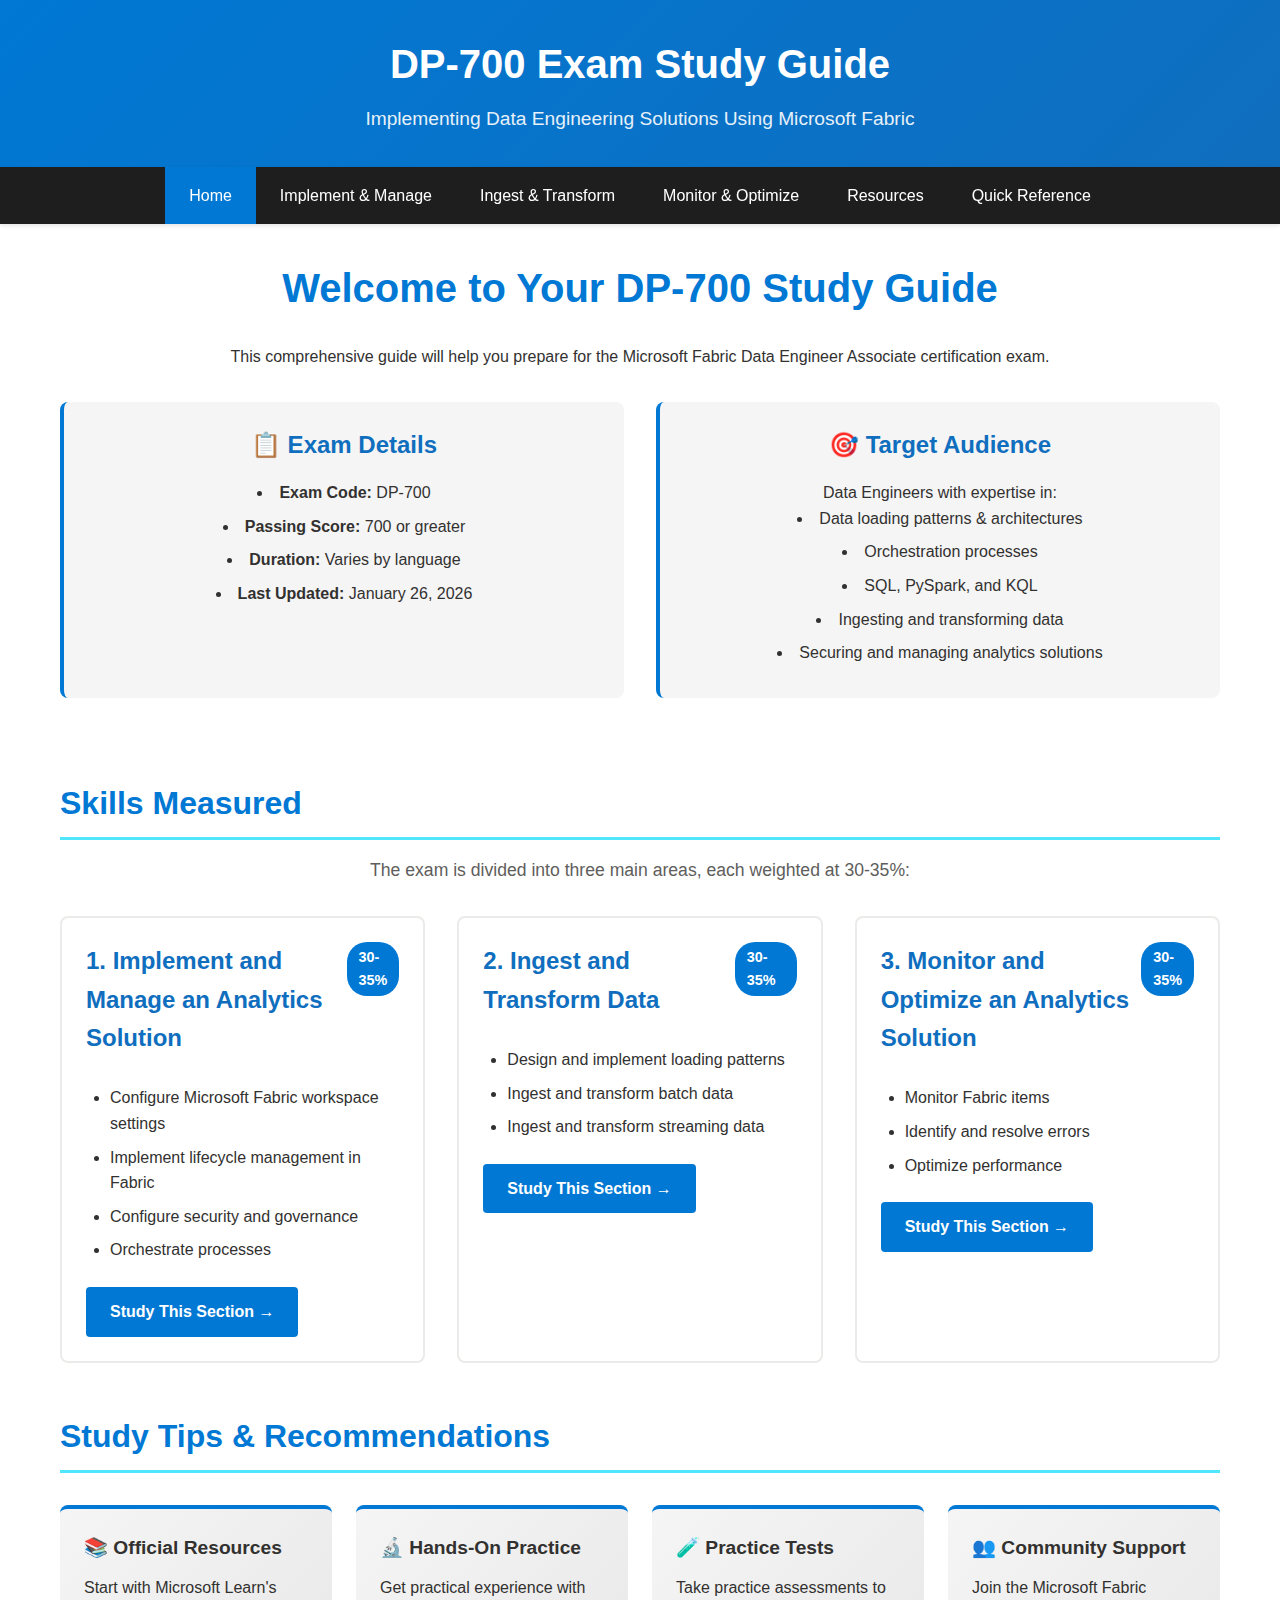
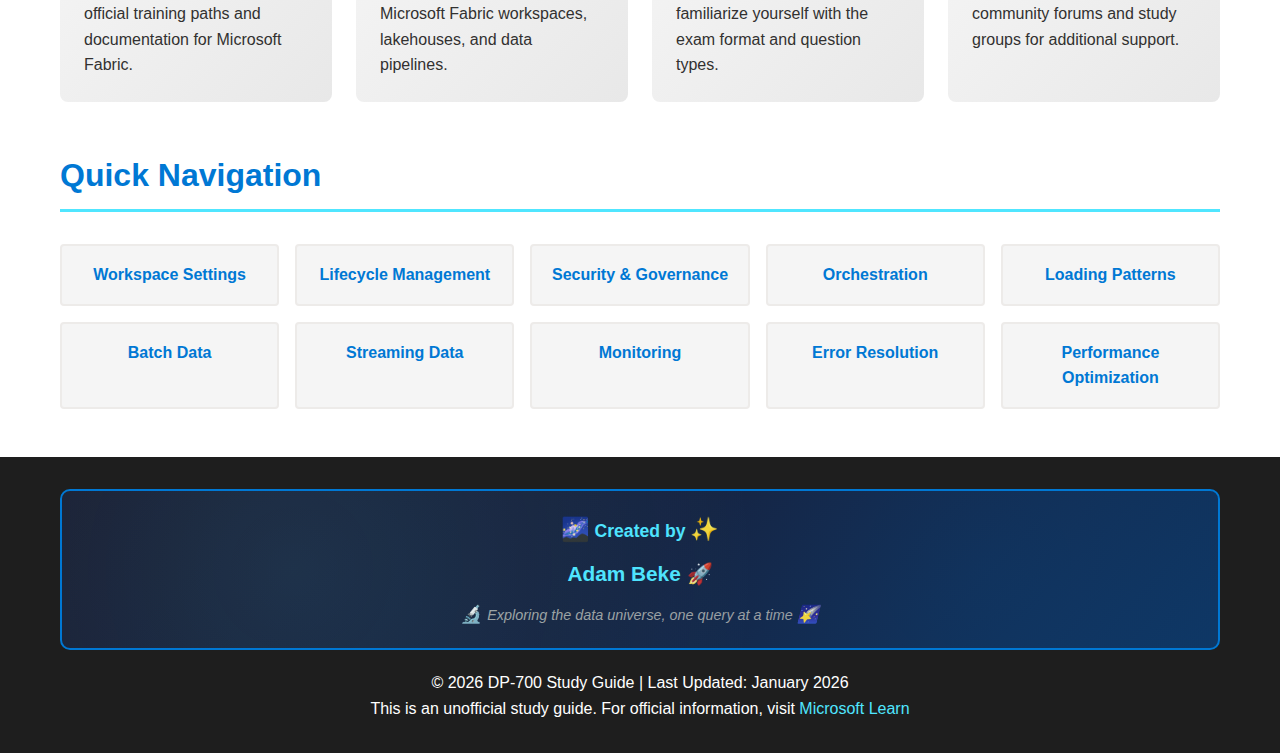
<file: index.html>
<!DOCTYPE html>
<html lang="en">
<head>
    <meta charset="UTF-8">
    <meta name="viewport" content="width=device-width, initial-scale=1.0, maximum-scale=5.0, user-scalable=yes">
    <meta name="description" content="Comprehensive DP-700 study guide for Microsoft Fabric Data Engineer certification with relatable metaphors and exam tips">
    <meta name="theme-color" content="#0078d4">
    <meta name="apple-mobile-web-app-capable" content="yes">
    <meta name="apple-mobile-web-app-status-bar-style" content="black-translucent">
    <meta name="format-detection" content="telephone=no">
    <title>DP-700 Study Guide - Microsoft Fabric Data Engineer</title>
    <link rel="stylesheet" href="styles.css">
</head>
<body>
    <header>
        <div class="container">
            <h1>DP-700 Exam Study Guide</h1>
            <p class="subtitle">Implementing Data Engineering Solutions Using Microsoft Fabric</p>
        </div>
    </header>

    <nav class="main-nav">
        <div class="container">
            <ul>
                <li><a href="index.html" class="active">Home</a></li>
                <li><a href="implement-manage.html">Implement & Manage</a></li>
                <li><a href="ingest-transform.html">Ingest & Transform</a></li>
                <li><a href="monitor-optimize.html">Monitor & Optimize</a></li>
                <li><a href="resources.html">Resources</a></li>
                <li><a href="quick-reference.html">Quick Reference</a></li>
            </ul>
        </div>
    </nav>

    <main class="container">
        <section class="hero">
            <h2>Welcome to Your DP-700 Study Guide</h2>
            <p>This comprehensive guide will help you prepare for the Microsoft Fabric Data Engineer Associate certification exam.</p>
            
            <div class="exam-info">
                <div class="info-card">
                    <h3>📋 Exam Details</h3>
                    <ul>
                        <li><strong>Exam Code:</strong> DP-700</li>
                        <li><strong>Passing Score:</strong> 700 or greater</li>
                        <li><strong>Duration:</strong> Varies by language</li>
                        <li><strong>Last Updated:</strong> January 26, 2026</li>
                    </ul>
                </div>
                
                <div class="info-card">
                    <h3>🎯 Target Audience</h3>
                    <p>Data Engineers with expertise in:</p>
                    <ul>
                        <li>Data loading patterns & architectures</li>
                        <li>Orchestration processes</li>
                        <li>SQL, PySpark, and KQL</li>
                        <li>Ingesting and transforming data</li>
                        <li>Securing and managing analytics solutions</li>
                    </ul>
                </div>
            </div>
        </section>

        <section class="skills-overview">
            <h2>Skills Measured</h2>
            <p class="section-intro">The exam is divided into three main areas, each weighted at 30-35%:</p>
            
            <div class="skill-areas">
                <div class="skill-card">
                    <div class="skill-header">
                        <h3>1. Implement and Manage an Analytics Solution</h3>
                        <span class="weight">30-35%</span>
                    </div>
                    <ul>
                        <li>Configure Microsoft Fabric workspace settings</li>
                        <li>Implement lifecycle management in Fabric</li>
                        <li>Configure security and governance</li>
                        <li>Orchestrate processes</li>
                    </ul>
                    <a href="implement-manage.html" class="btn">Study This Section →</a>
                </div>

                <div class="skill-card">
                    <div class="skill-header">
                        <h3>2. Ingest and Transform Data</h3>
                        <span class="weight">30-35%</span>
                    </div>
                    <ul>
                        <li>Design and implement loading patterns</li>
                        <li>Ingest and transform batch data</li>
                        <li>Ingest and transform streaming data</li>
                    </ul>
                    <a href="ingest-transform.html" class="btn">Study This Section →</a>
                </div>

                <div class="skill-card">
                    <div class="skill-header">
                        <h3>3. Monitor and Optimize an Analytics Solution</h3>
                        <span class="weight">30-35%</span>
                    </div>
                    <ul>
                        <li>Monitor Fabric items</li>
                        <li>Identify and resolve errors</li>
                        <li>Optimize performance</li>
                    </ul>
                    <a href="monitor-optimize.html" class="btn">Study This Section →</a>
                </div>
            </div>
        </section>

        <section class="study-tips">
            <h2>Study Tips & Recommendations</h2>
            <div class="tips-grid">
                <div class="tip-card">
                    <h4>📚 Official Resources</h4>
                    <p>Start with Microsoft Learn's official training paths and documentation for Microsoft Fabric.</p>
                </div>
                <div class="tip-card">
                    <h4>🔬 Hands-On Practice</h4>
                    <p>Get practical experience with Microsoft Fabric workspaces, lakehouses, and data pipelines.</p>
                </div>
                <div class="tip-card">
                    <h4>🧪 Practice Tests</h4>
                    <p>Take practice assessments to familiarize yourself with the exam format and question types.</p>
                </div>
                <div class="tip-card">
                    <h4>👥 Community Support</h4>
                    <p>Join the Microsoft Fabric community forums and study groups for additional support.</p>
                </div>
            </div>
        </section>

        <section class="quick-links">
            <h2>Quick Navigation</h2>
            <div class="links-grid">
                <a href="implement-manage.html#workspace-settings" class="quick-link">Workspace Settings</a>
                <a href="implement-manage.html#lifecycle" class="quick-link">Lifecycle Management</a>
                <a href="implement-manage.html#security" class="quick-link">Security & Governance</a>
                <a href="implement-manage.html#orchestration" class="quick-link">Orchestration</a>
                <a href="ingest-transform.html#loading-patterns" class="quick-link">Loading Patterns</a>
                <a href="ingest-transform.html#batch-data" class="quick-link">Batch Data</a>
                <a href="ingest-transform.html#streaming-data" class="quick-link">Streaming Data</a>
                <a href="monitor-optimize.html#monitoring" class="quick-link">Monitoring</a>
                <a href="monitor-optimize.html#errors" class="quick-link">Error Resolution</a>
                <a href="monitor-optimize.html#performance" class="quick-link">Performance Optimization</a>
            </div>
        </section>
    </main>

    <footer>
        <div class="container">
            <div class="creator-section" style="margin-bottom: 20px; padding: 20px; background: linear-gradient(135deg, #1a1a2e 0%, #16213e 50%, #0f3460 100%); border-radius: 10px; border: 2px solid #0078d4;">
                <p style="margin: 0 0 10px 0; font-size: 1.1em; color: #50e6ff;">
                    <span style="font-size: 1.3em;">🌌</span>
                    <strong>Created by</strong>
                    <span style="font-size: 1.3em;">✨</span>
                </p>
                <p style="margin: 0 0 10px 0; font-size: 1.3em; font-weight: bold;">
                    <a href="https://www.adambeke.xyz" target="_blank" style="color: #50e6ff; text-decoration: none; transition: all 0.3s ease;">
                        Adam Beke 🚀
                    </a>
                </p>
                <p style="margin: 0; font-size: 0.9em; color: #a0a0a0; font-style: italic;">
                    <span style="font-size: 1.2em;">🔬</span> Exploring the data universe, one query at a time <span style="font-size: 1.2em;">🌠</span>
                </p>
            </div>
            <p>&copy; 2026 DP-700 Study Guide | Last Updated: January 2026</p>
            <p>This is an unofficial study guide. For official information, visit <a href="https://learn.microsoft.com/en-us/credentials/certifications/resources/study-guides/dp-700" target="_blank">Microsoft Learn</a></p>
        </div>
    </footer>
</body>
</html>
</file>
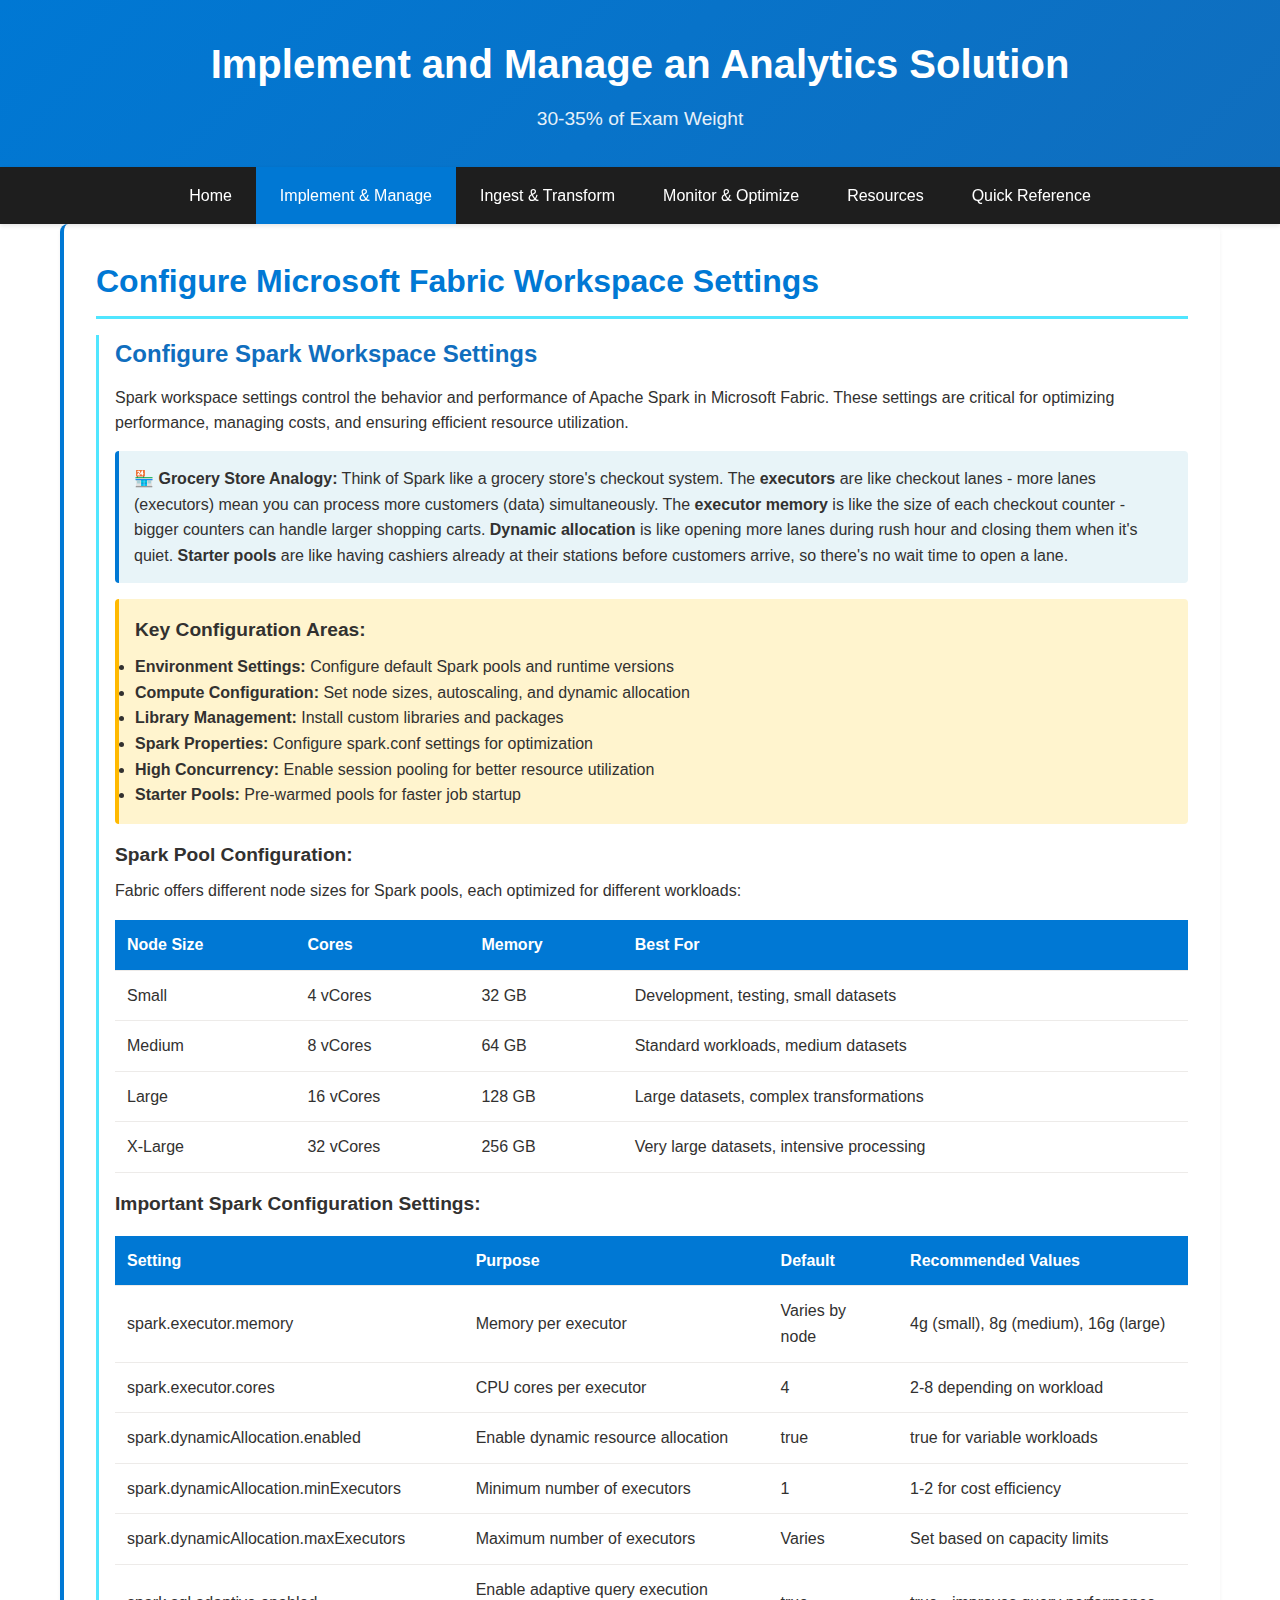
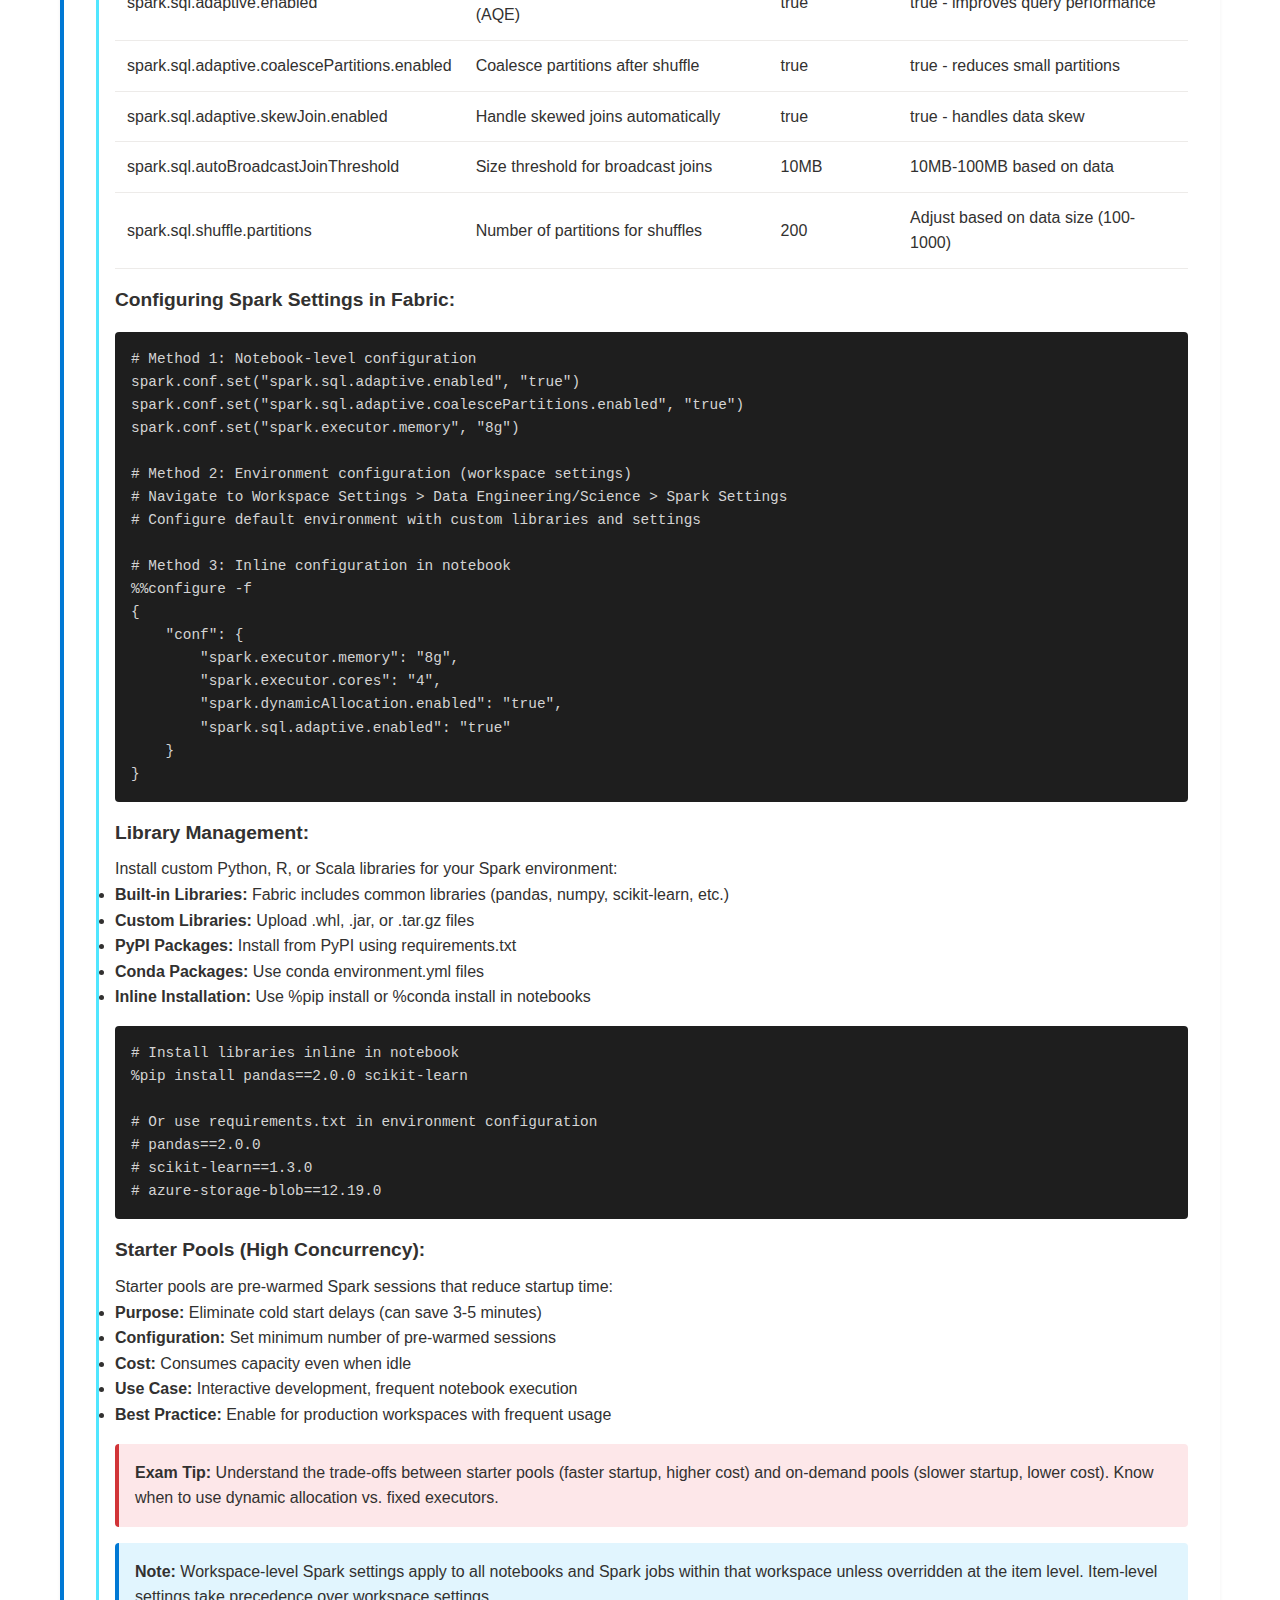
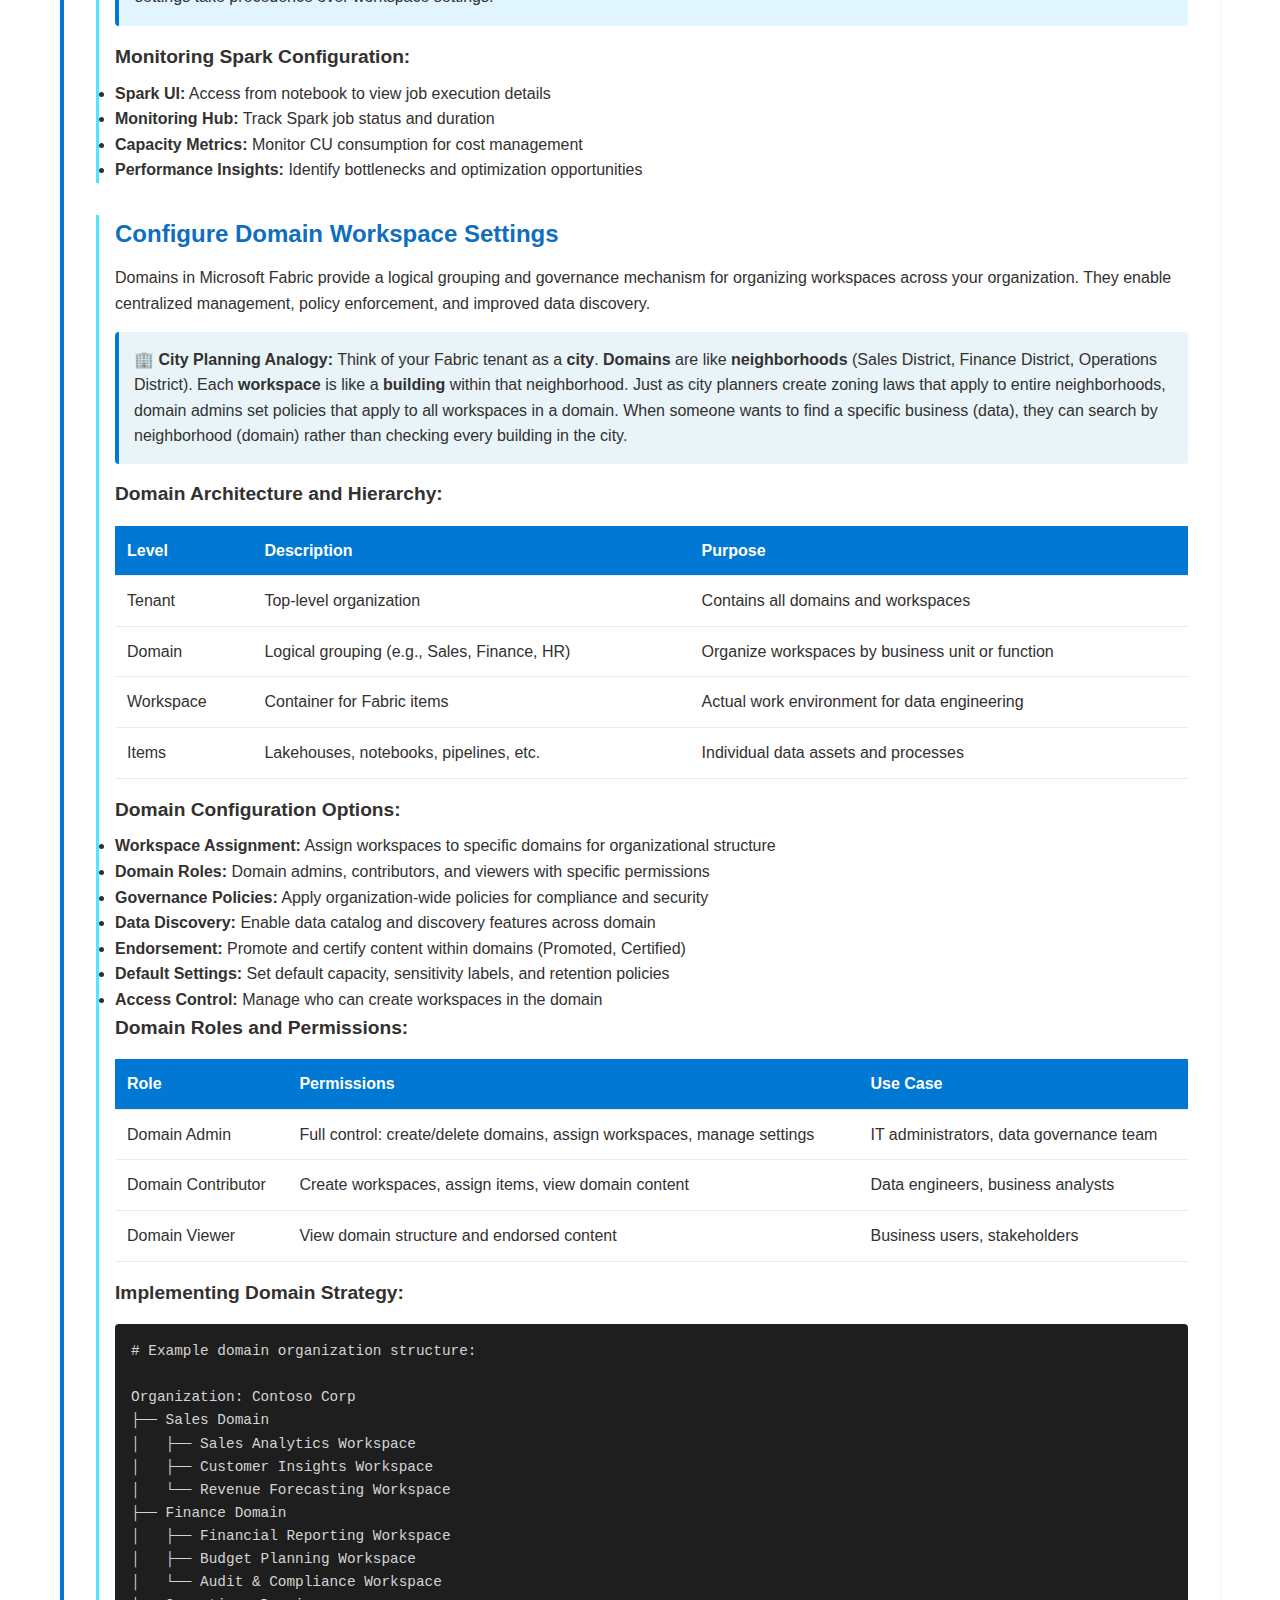
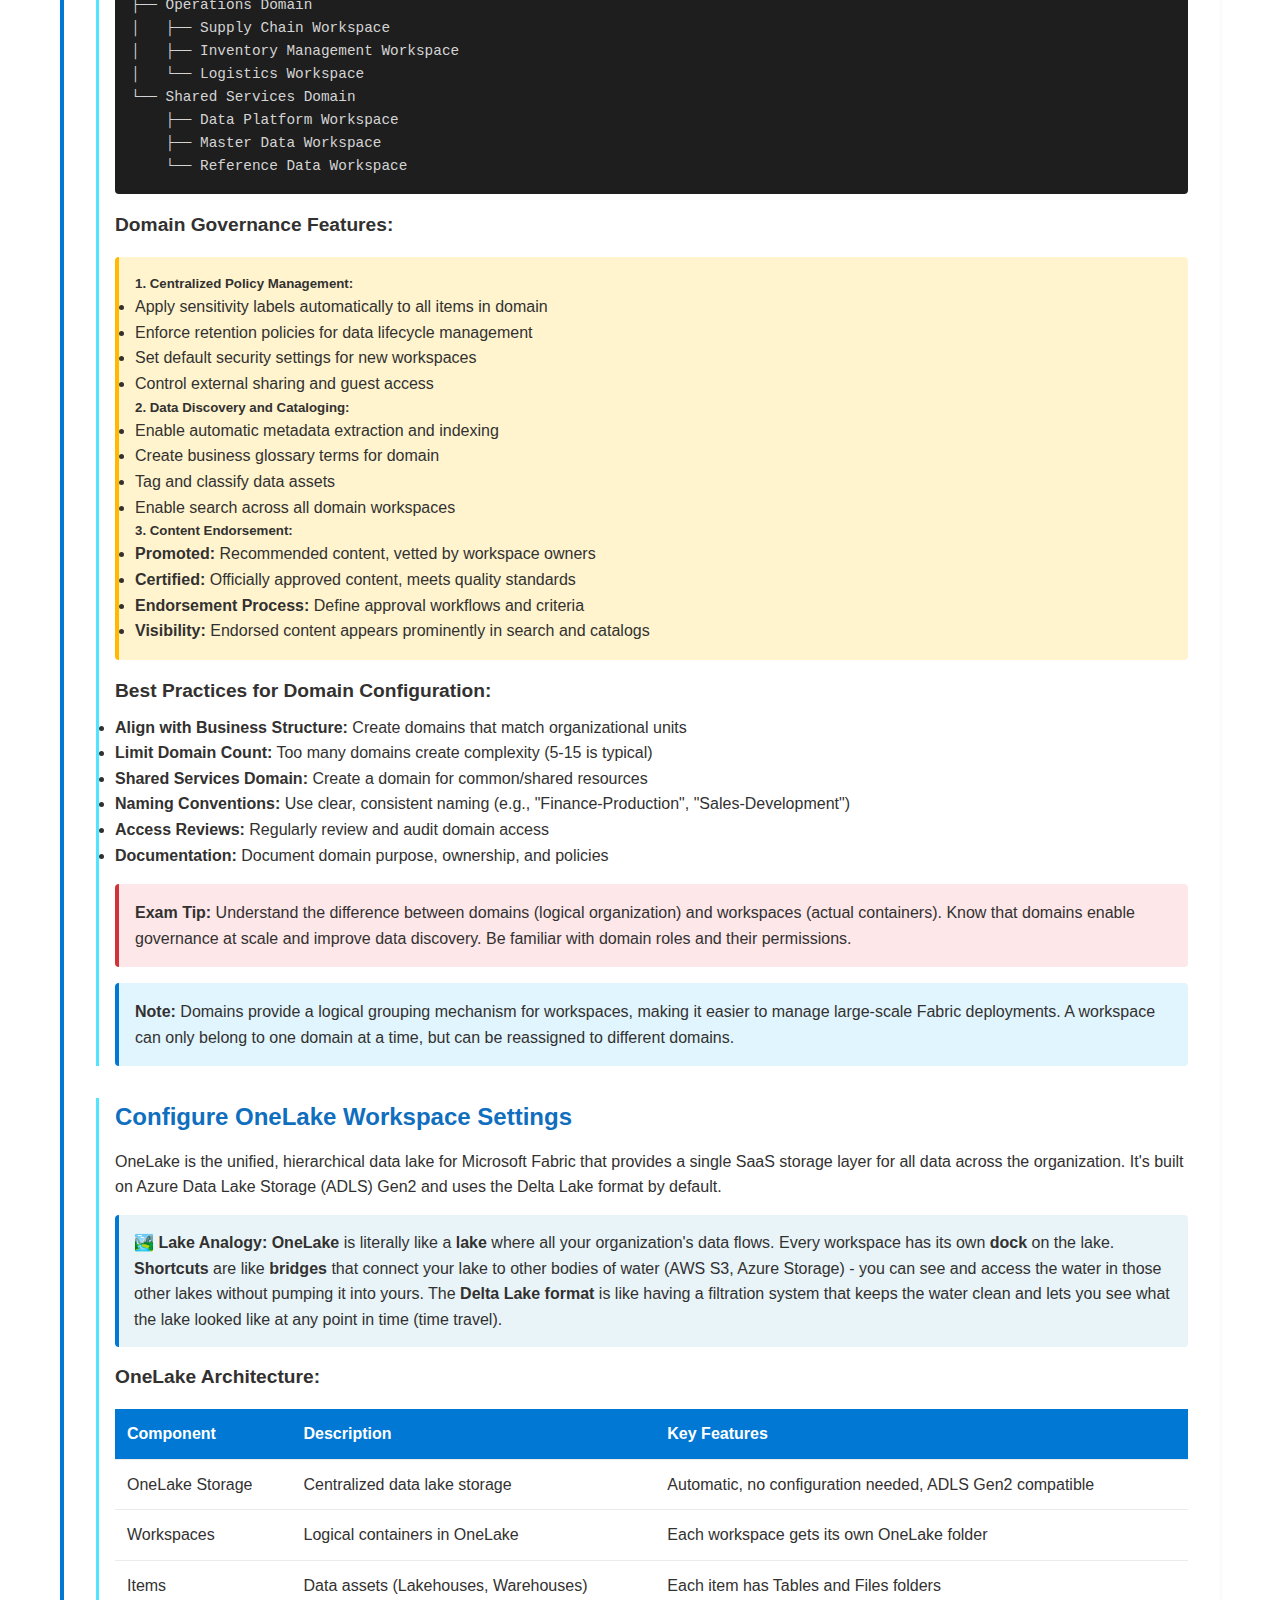
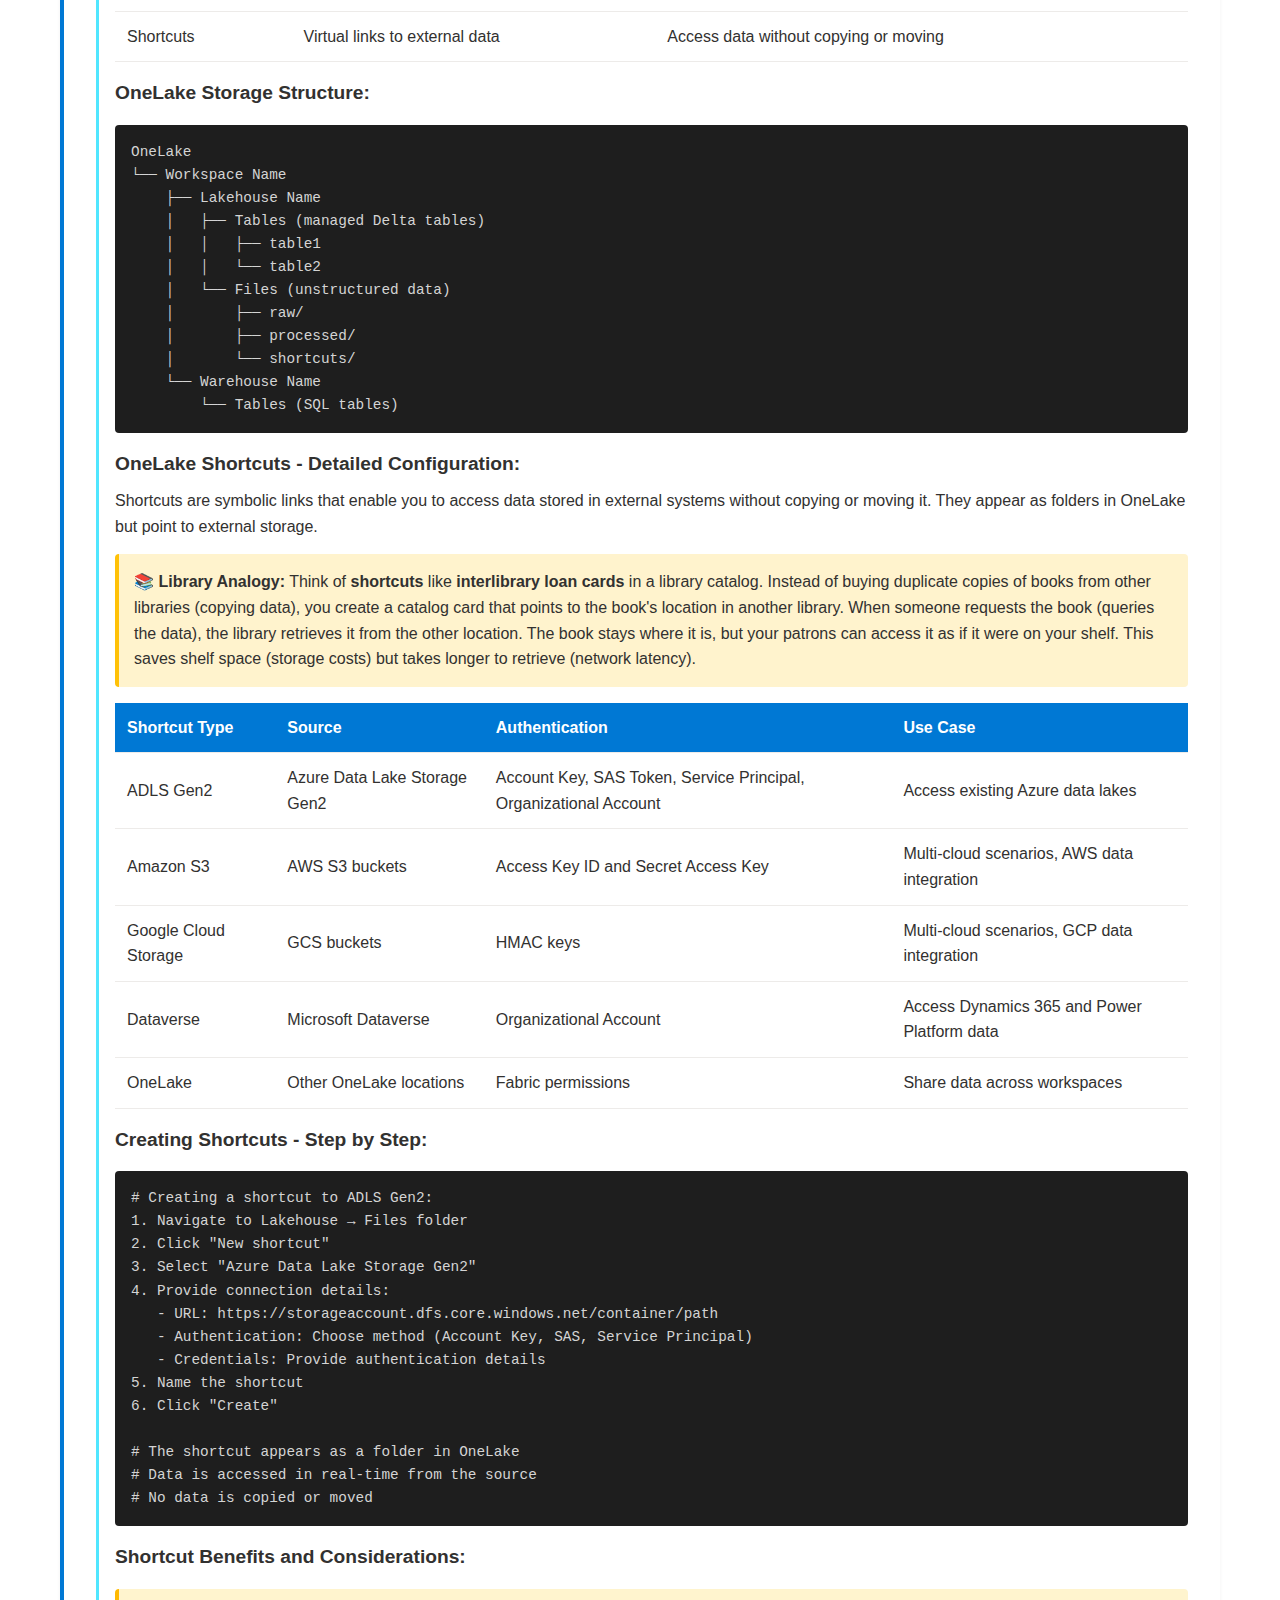
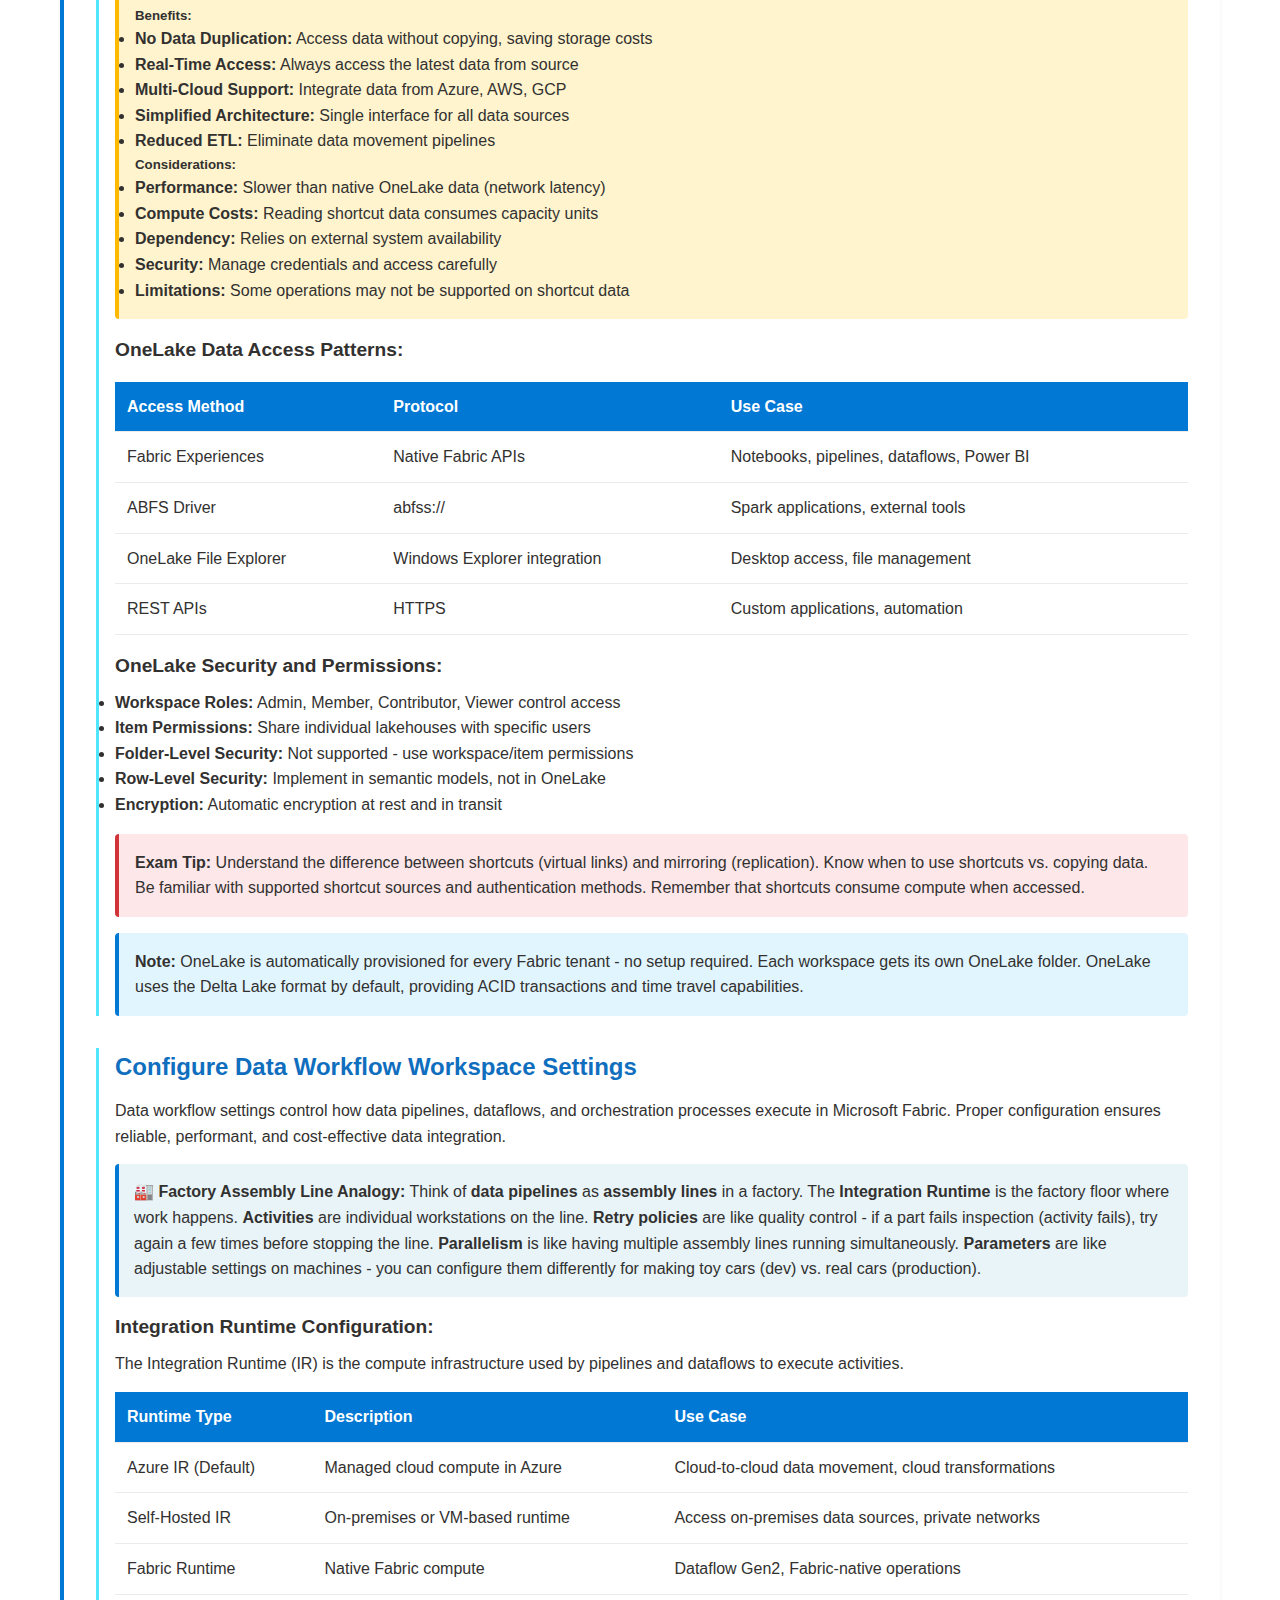
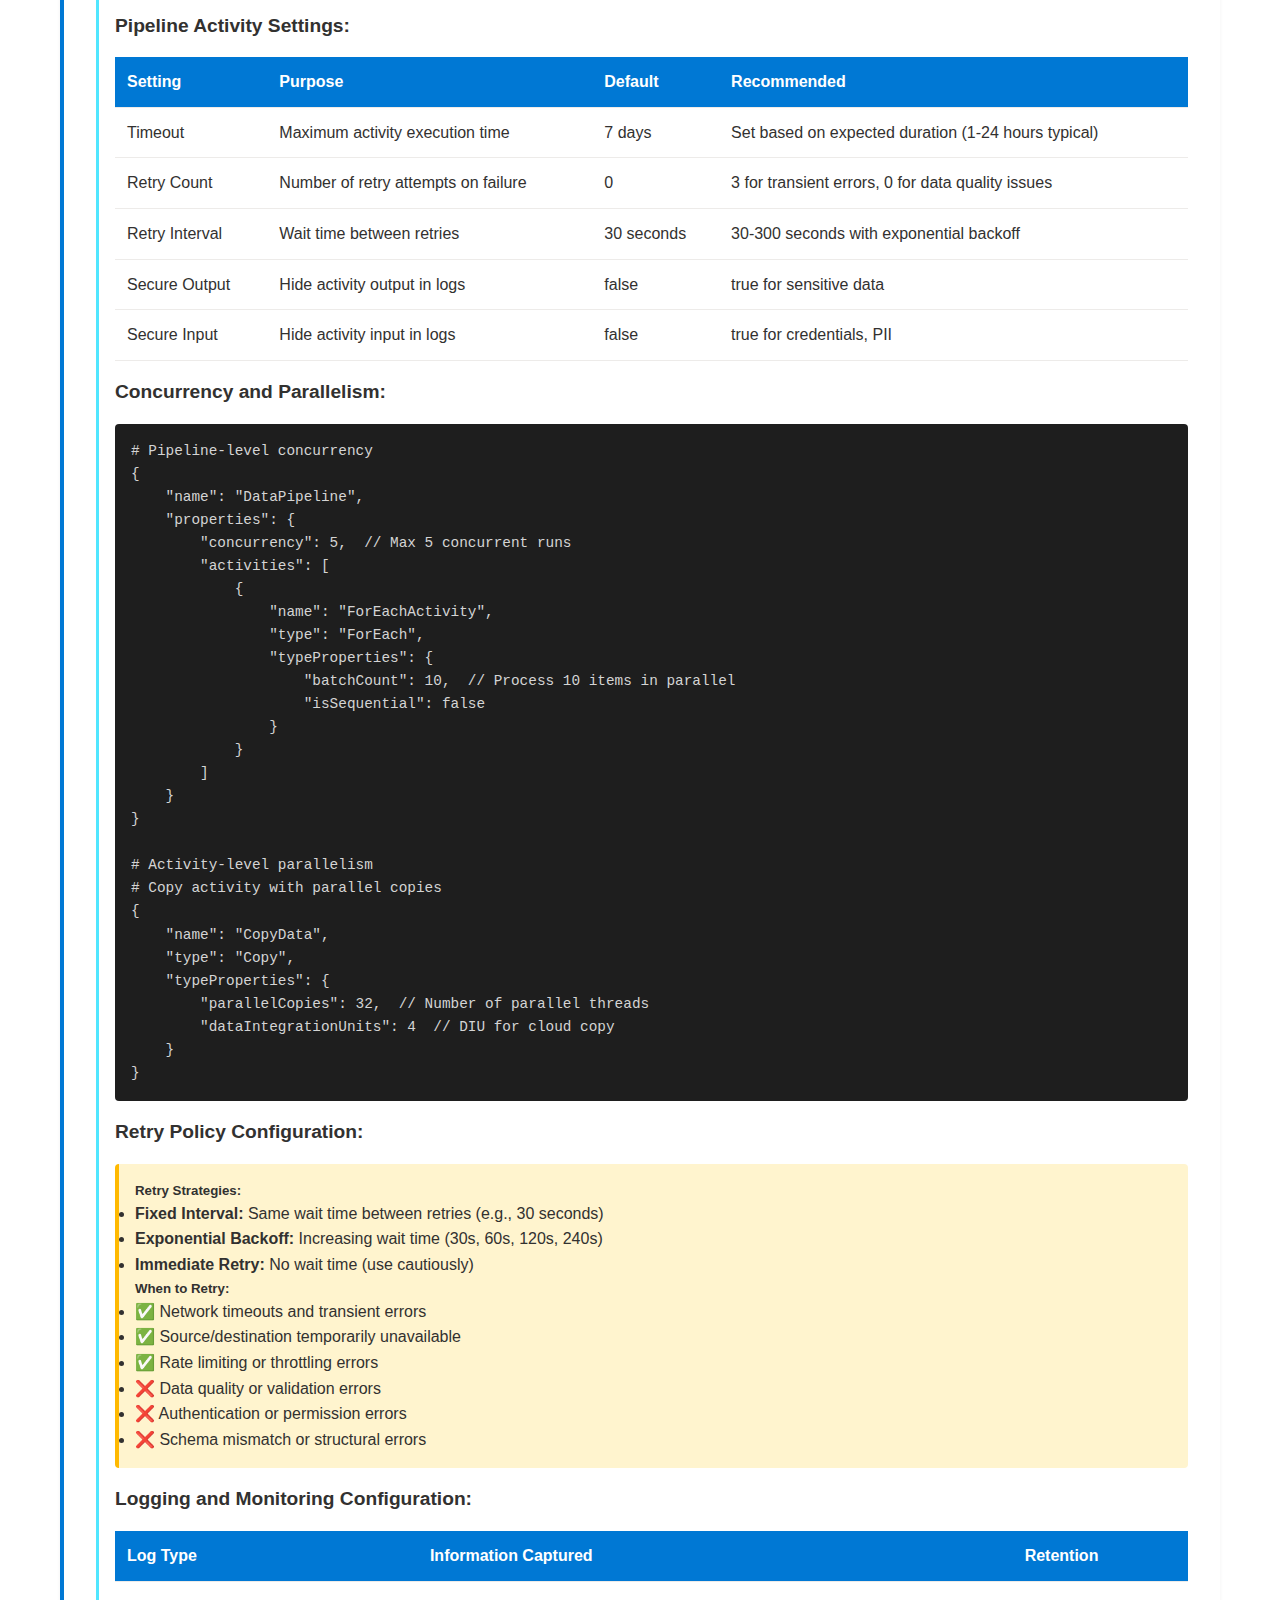
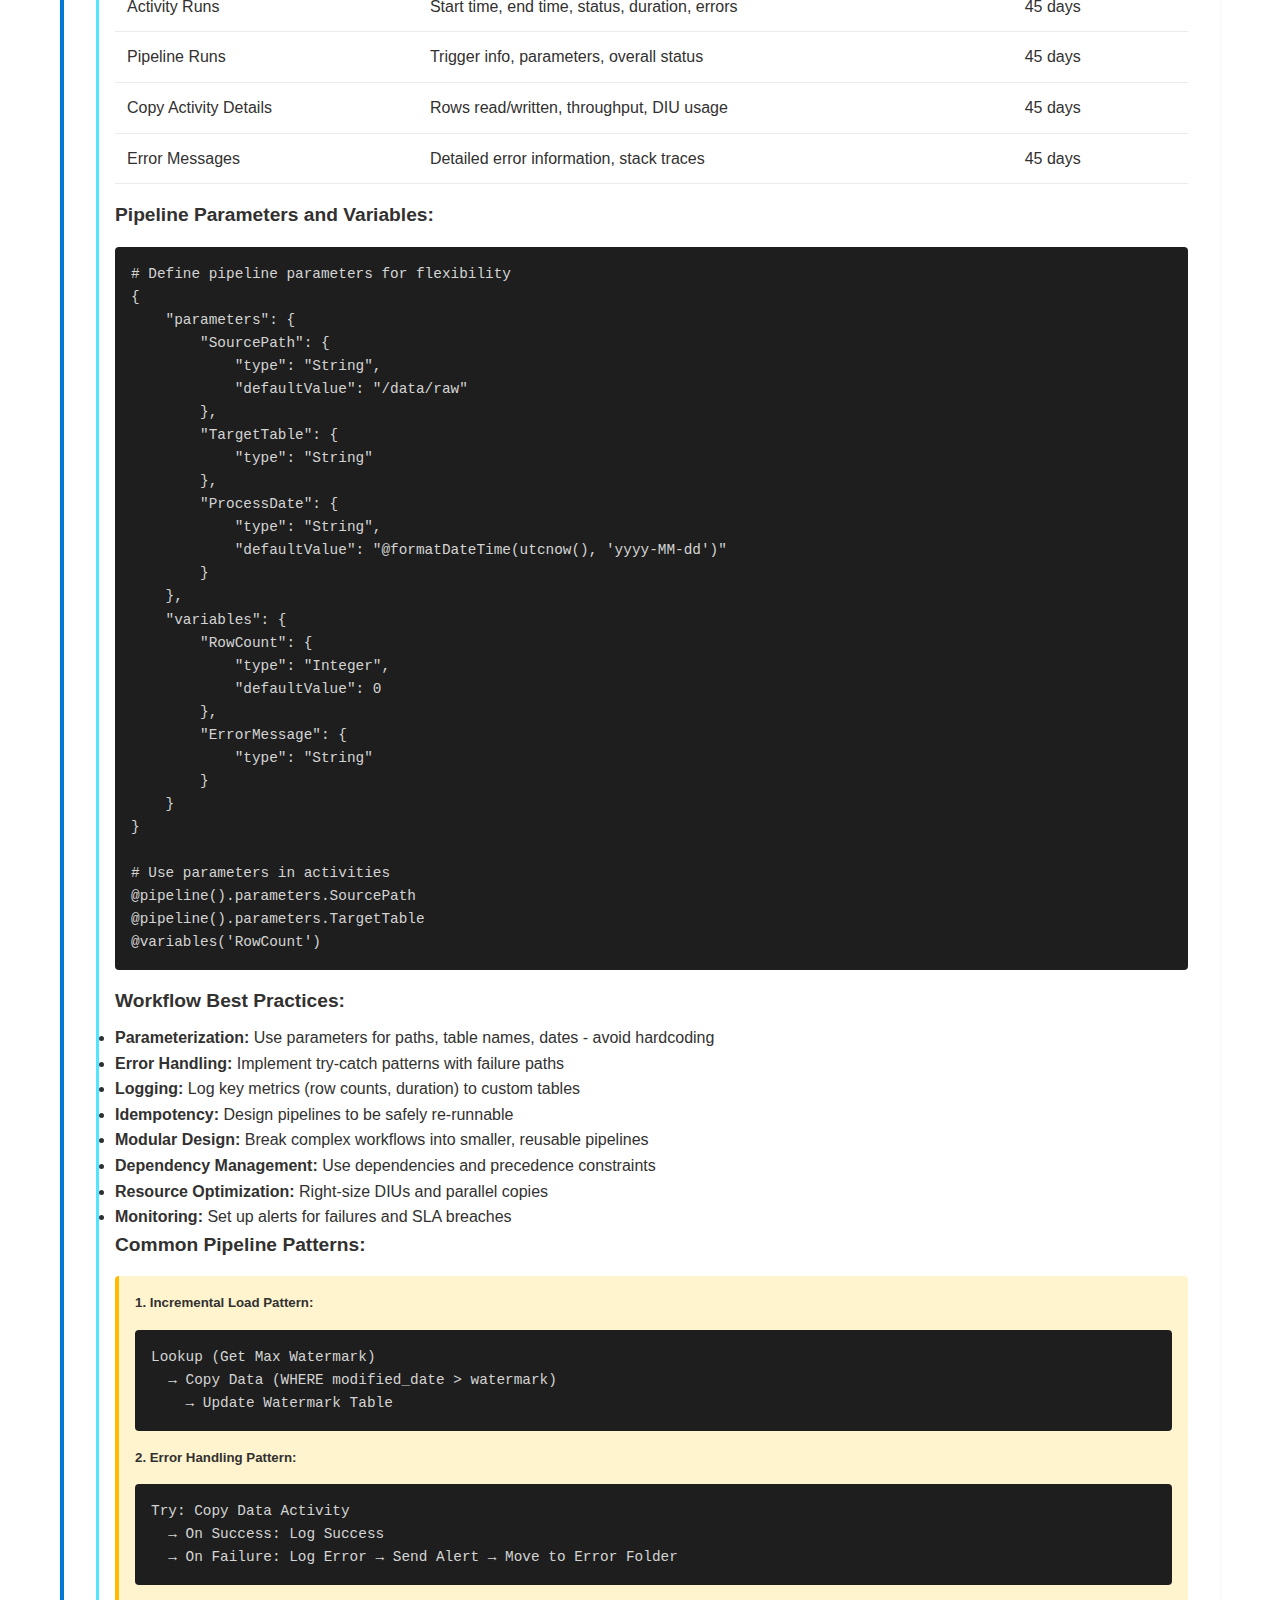
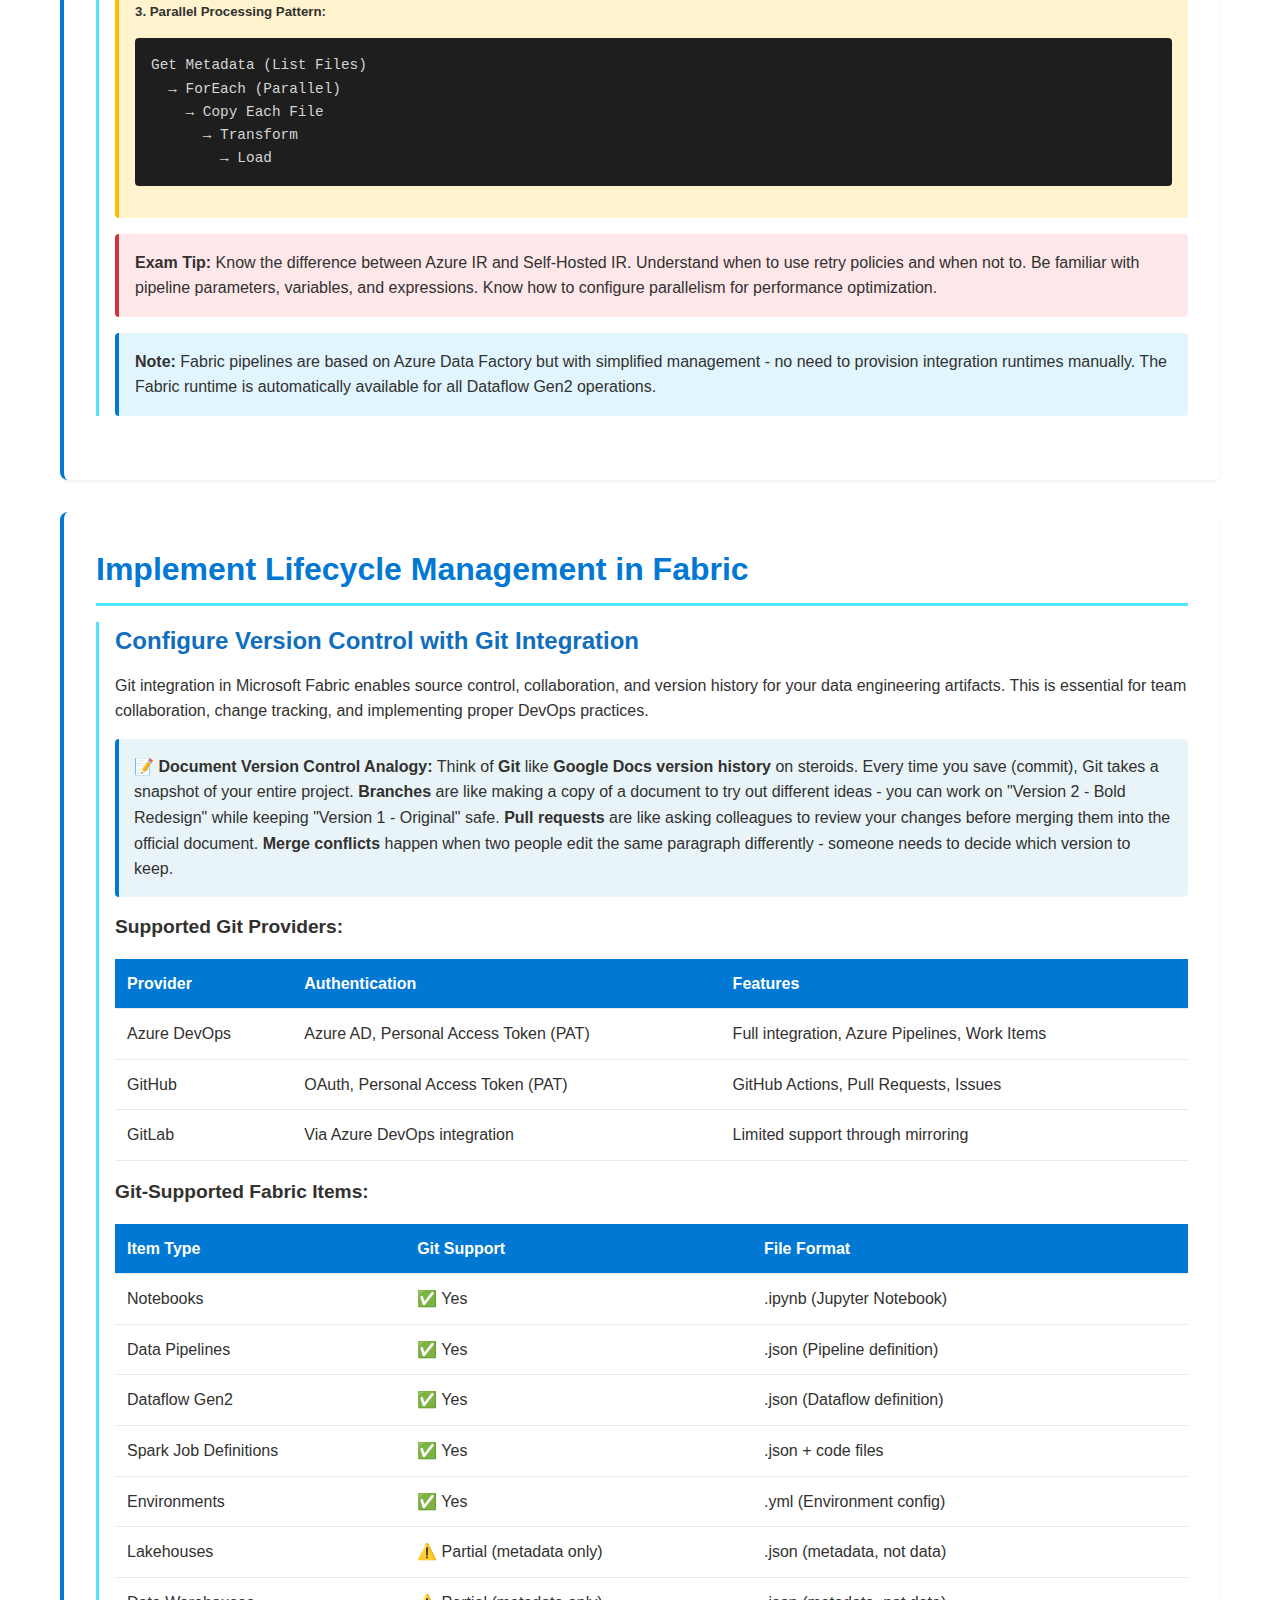
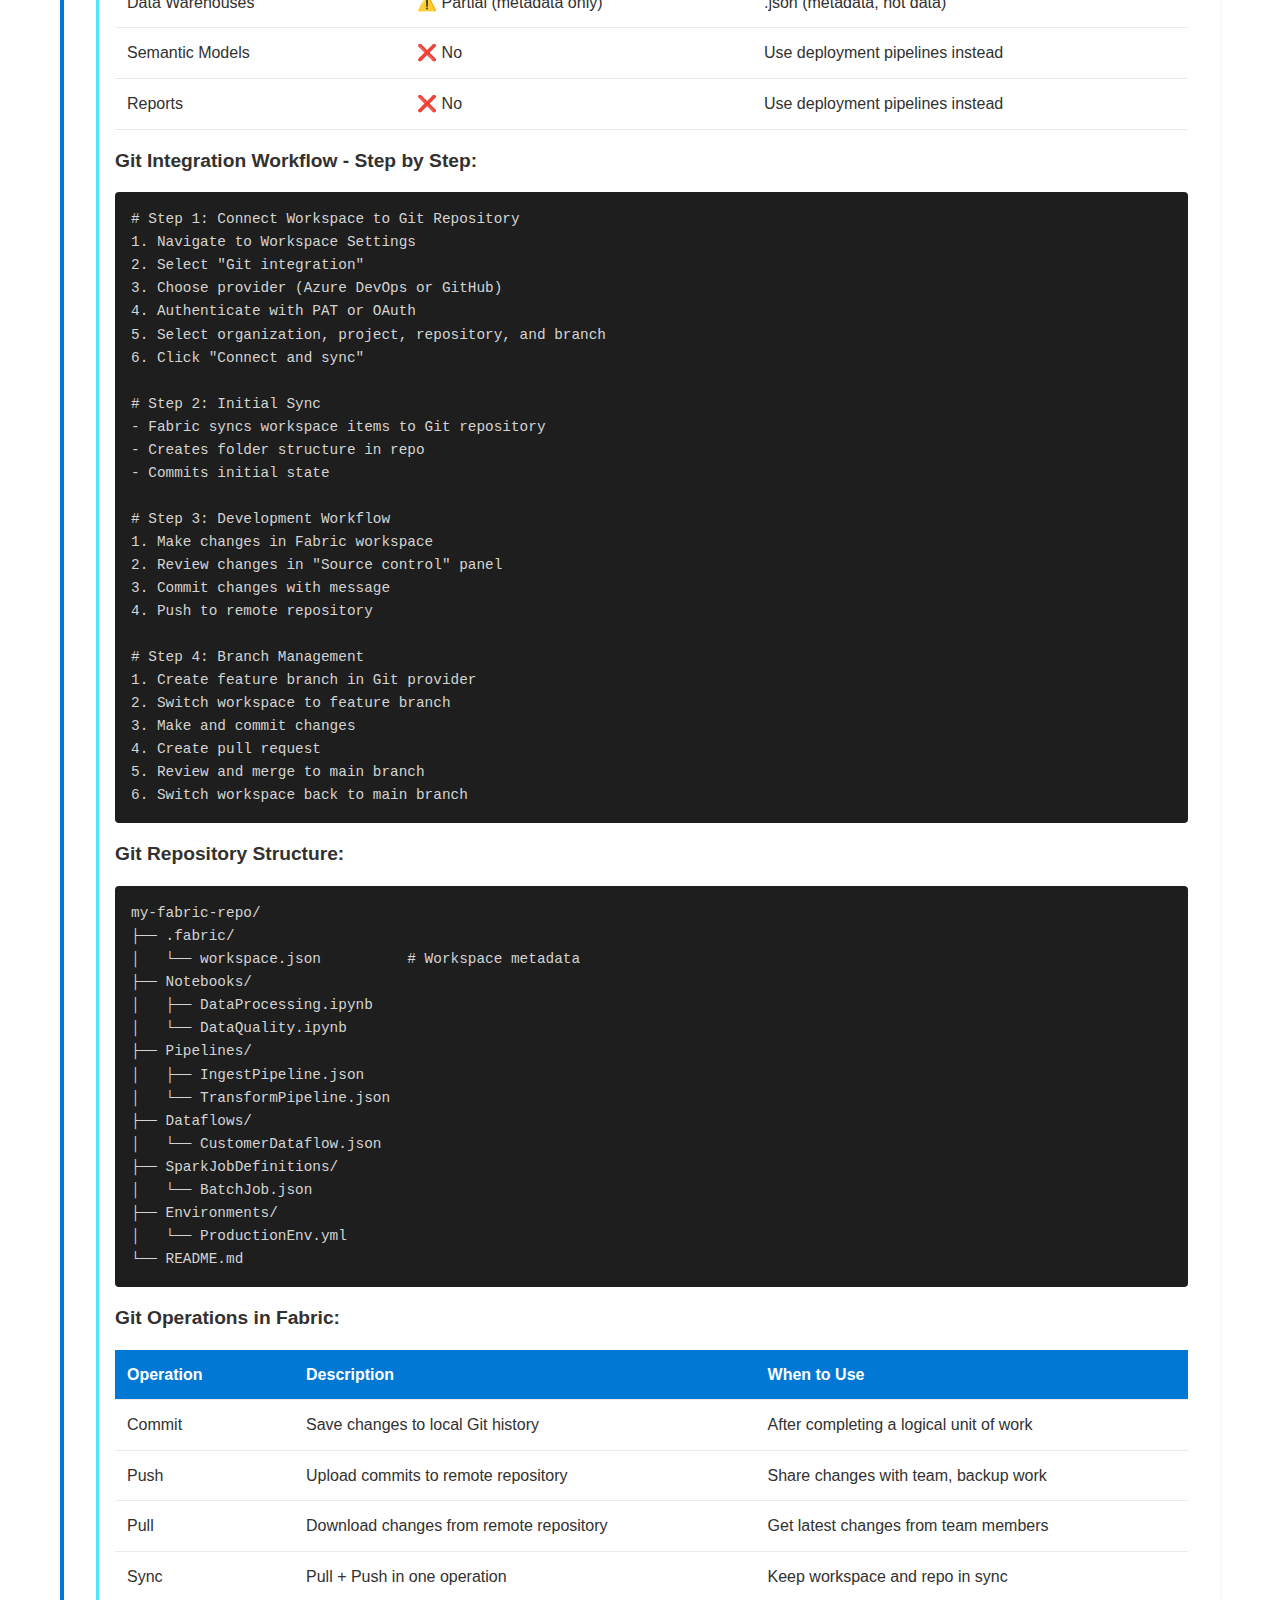
<file: implement-manage.html>
<!DOCTYPE html>
<html lang="en">
<head>
    <meta charset="UTF-8">
    <meta name="viewport" content="width=device-width, initial-scale=1.0, maximum-scale=5.0, user-scalable=yes">
    <meta name="description" content="DP-700 Study Guide - Implement and Manage Analytics Solution with Spark, Domains, OneLake, Git Integration">
    <meta name="theme-color" content="#0078d4">
    <meta name="apple-mobile-web-app-capable" content="yes">
    <meta name="apple-mobile-web-app-status-bar-style" content="black-translucent">
    <title>Implement & Manage Analytics Solution - DP-700 Study Guide</title>
    <link rel="stylesheet" href="styles.css">
</head>
<body>
    <header>
        <div class="container">
            <h1>Implement and Manage an Analytics Solution</h1>
            <p class="subtitle">30-35% of Exam Weight</p>
        </div>
    </header>

    <nav class="main-nav">
        <div class="container">
            <ul>
                <li><a href="index.html">Home</a></li>
                <li><a href="implement-manage.html" class="active">Implement & Manage</a></li>
                <li><a href="ingest-transform.html">Ingest & Transform</a></li>
                <li><a href="monitor-optimize.html">Monitor & Optimize</a></li>
                <li><a href="resources.html">Resources</a></li>
                <li><a href="quick-reference.html">Quick Reference</a></li>
            </ul>
        </div>
    </nav>

    <main class="container">
        <section id="workspace-settings" class="content-section">
            <h2>Configure Microsoft Fabric Workspace Settings</h2>
            
            <div class="subsection">
                <h3>Configure Spark Workspace Settings</h3>
                <p>Spark workspace settings control the behavior and performance of Apache Spark in Microsoft Fabric. These settings are critical for optimizing performance, managing costs, and ensuring efficient resource utilization.</p>

                <div class="note" style="background-color: #e8f4f8; border-left: 4px solid #0078d4; padding: 15px; margin: 15px 0;">
                    <strong>🏪 Grocery Store Analogy:</strong> Think of Spark like a grocery store's checkout system. The <strong>executors</strong> are like checkout lanes - more lanes (executors) mean you can process more customers (data) simultaneously. The <strong>executor memory</strong> is like the size of each checkout counter - bigger counters can handle larger shopping carts. <strong>Dynamic allocation</strong> is like opening more lanes during rush hour and closing them when it's quiet. <strong>Starter pools</strong> are like having cashiers already at their stations before customers arrive, so there's no wait time to open a lane.
                </div>

                <div class="key-points">
                    <h4>Key Configuration Areas:</h4>
                    <ul>
                        <li><strong>Environment Settings:</strong> Configure default Spark pools and runtime versions</li>
                        <li><strong>Compute Configuration:</strong> Set node sizes, autoscaling, and dynamic allocation</li>
                        <li><strong>Library Management:</strong> Install custom libraries and packages</li>
                        <li><strong>Spark Properties:</strong> Configure spark.conf settings for optimization</li>
                        <li><strong>High Concurrency:</strong> Enable session pooling for better resource utilization</li>
                        <li><strong>Starter Pools:</strong> Pre-warmed pools for faster job startup</li>
                    </ul>
                </div>

                <h4>Spark Pool Configuration:</h4>
                <p>Fabric offers different node sizes for Spark pools, each optimized for different workloads:</p>
                <table>
                    <tr>
                        <th>Node Size</th>
                        <th>Cores</th>
                        <th>Memory</th>
                        <th>Best For</th>
                    </tr>
                    <tr>
                        <td>Small</td>
                        <td>4 vCores</td>
                        <td>32 GB</td>
                        <td>Development, testing, small datasets</td>
                    </tr>
                    <tr>
                        <td>Medium</td>
                        <td>8 vCores</td>
                        <td>64 GB</td>
                        <td>Standard workloads, medium datasets</td>
                    </tr>
                    <tr>
                        <td>Large</td>
                        <td>16 vCores</td>
                        <td>128 GB</td>
                        <td>Large datasets, complex transformations</td>
                    </tr>
                    <tr>
                        <td>X-Large</td>
                        <td>32 vCores</td>
                        <td>256 GB</td>
                        <td>Very large datasets, intensive processing</td>
                    </tr>
                </table>

                <h4>Important Spark Configuration Settings:</h4>
                <table>
                    <tr>
                        <th>Setting</th>
                        <th>Purpose</th>
                        <th>Default</th>
                        <th>Recommended Values</th>
                    </tr>
                    <tr>
                        <td>spark.executor.memory</td>
                        <td>Memory per executor</td>
                        <td>Varies by node</td>
                        <td>4g (small), 8g (medium), 16g (large)</td>
                    </tr>
                    <tr>
                        <td>spark.executor.cores</td>
                        <td>CPU cores per executor</td>
                        <td>4</td>
                        <td>2-8 depending on workload</td>
                    </tr>
                    <tr>
                        <td>spark.dynamicAllocation.enabled</td>
                        <td>Enable dynamic resource allocation</td>
                        <td>true</td>
                        <td>true for variable workloads</td>
                    </tr>
                    <tr>
                        <td>spark.dynamicAllocation.minExecutors</td>
                        <td>Minimum number of executors</td>
                        <td>1</td>
                        <td>1-2 for cost efficiency</td>
                    </tr>
                    <tr>
                        <td>spark.dynamicAllocation.maxExecutors</td>
                        <td>Maximum number of executors</td>
                        <td>Varies</td>
                        <td>Set based on capacity limits</td>
                    </tr>
                    <tr>
                        <td>spark.sql.adaptive.enabled</td>
                        <td>Enable adaptive query execution (AQE)</td>
                        <td>true</td>
                        <td>true - improves query performance</td>
                    </tr>
                    <tr>
                        <td>spark.sql.adaptive.coalescePartitions.enabled</td>
                        <td>Coalesce partitions after shuffle</td>
                        <td>true</td>
                        <td>true - reduces small partitions</td>
                    </tr>
                    <tr>
                        <td>spark.sql.adaptive.skewJoin.enabled</td>
                        <td>Handle skewed joins automatically</td>
                        <td>true</td>
                        <td>true - handles data skew</td>
                    </tr>
                    <tr>
                        <td>spark.sql.autoBroadcastJoinThreshold</td>
                        <td>Size threshold for broadcast joins</td>
                        <td>10MB</td>
                        <td>10MB-100MB based on data</td>
                    </tr>
                    <tr>
                        <td>spark.sql.shuffle.partitions</td>
                        <td>Number of partitions for shuffles</td>
                        <td>200</td>
                        <td>Adjust based on data size (100-1000)</td>
                    </tr>
                </table>

                <h4>Configuring Spark Settings in Fabric:</h4>
                <pre><code># Method 1: Notebook-level configuration
spark.conf.set("spark.sql.adaptive.enabled", "true")
spark.conf.set("spark.sql.adaptive.coalescePartitions.enabled", "true")
spark.conf.set("spark.executor.memory", "8g")

# Method 2: Environment configuration (workspace settings)
# Navigate to Workspace Settings > Data Engineering/Science > Spark Settings
# Configure default environment with custom libraries and settings

# Method 3: Inline configuration in notebook
%%configure -f
{
    "conf": {
        "spark.executor.memory": "8g",
        "spark.executor.cores": "4",
        "spark.dynamicAllocation.enabled": "true",
        "spark.sql.adaptive.enabled": "true"
    }
}</code></pre>

                <h4>Library Management:</h4>
                <p>Install custom Python, R, or Scala libraries for your Spark environment:</p>
                <ul>
                    <li><strong>Built-in Libraries:</strong> Fabric includes common libraries (pandas, numpy, scikit-learn, etc.)</li>
                    <li><strong>Custom Libraries:</strong> Upload .whl, .jar, or .tar.gz files</li>
                    <li><strong>PyPI Packages:</strong> Install from PyPI using requirements.txt</li>
                    <li><strong>Conda Packages:</strong> Use conda environment.yml files</li>
                    <li><strong>Inline Installation:</strong> Use %pip install or %conda install in notebooks</li>
                </ul>

                <pre><code># Install libraries inline in notebook
%pip install pandas==2.0.0 scikit-learn

# Or use requirements.txt in environment configuration
# pandas==2.0.0
# scikit-learn==1.3.0
# azure-storage-blob==12.19.0</code></pre>

                <h4>Starter Pools (High Concurrency):</h4>
                <p>Starter pools are pre-warmed Spark sessions that reduce startup time:</p>
                <ul>
                    <li><strong>Purpose:</strong> Eliminate cold start delays (can save 3-5 minutes)</li>
                    <li><strong>Configuration:</strong> Set minimum number of pre-warmed sessions</li>
                    <li><strong>Cost:</strong> Consumes capacity even when idle</li>
                    <li><strong>Use Case:</strong> Interactive development, frequent notebook execution</li>
                    <li><strong>Best Practice:</strong> Enable for production workspaces with frequent usage</li>
                </ul>

                <div class="important">
                    <strong>Exam Tip:</strong> Understand the trade-offs between starter pools (faster startup, higher cost) and on-demand pools (slower startup, lower cost). Know when to use dynamic allocation vs. fixed executors.
                </div>

                <div class="note">
                    <strong>Note:</strong> Workspace-level Spark settings apply to all notebooks and Spark jobs within that workspace unless overridden at the item level. Item-level settings take precedence over workspace settings.
                </div>

                <h4>Monitoring Spark Configuration:</h4>
                <ul>
                    <li><strong>Spark UI:</strong> Access from notebook to view job execution details</li>
                    <li><strong>Monitoring Hub:</strong> Track Spark job status and duration</li>
                    <li><strong>Capacity Metrics:</strong> Monitor CU consumption for cost management</li>
                    <li><strong>Performance Insights:</strong> Identify bottlenecks and optimization opportunities</li>
                </ul>
            </div>

            <div class="subsection">
                <h3>Configure Domain Workspace Settings</h3>
                <p>Domains in Microsoft Fabric provide a logical grouping and governance mechanism for organizing workspaces across your organization. They enable centralized management, policy enforcement, and improved data discovery.</p>

                <div class="note" style="background-color: #e8f4f8; border-left: 4px solid #0078d4; padding: 15px; margin: 15px 0;">
                    <strong>🏢 City Planning Analogy:</strong> Think of your Fabric tenant as a <strong>city</strong>. <strong>Domains</strong> are like <strong>neighborhoods</strong> (Sales District, Finance District, Operations District). Each <strong>workspace</strong> is like a <strong>building</strong> within that neighborhood. Just as city planners create zoning laws that apply to entire neighborhoods, domain admins set policies that apply to all workspaces in a domain. When someone wants to find a specific business (data), they can search by neighborhood (domain) rather than checking every building in the city.
                </div>

                <h4>Domain Architecture and Hierarchy:</h4>
                <table>
                    <tr>
                        <th>Level</th>
                        <th>Description</th>
                        <th>Purpose</th>
                    </tr>
                    <tr>
                        <td>Tenant</td>
                        <td>Top-level organization</td>
                        <td>Contains all domains and workspaces</td>
                    </tr>
                    <tr>
                        <td>Domain</td>
                        <td>Logical grouping (e.g., Sales, Finance, HR)</td>
                        <td>Organize workspaces by business unit or function</td>
                    </tr>
                    <tr>
                        <td>Workspace</td>
                        <td>Container for Fabric items</td>
                        <td>Actual work environment for data engineering</td>
                    </tr>
                    <tr>
                        <td>Items</td>
                        <td>Lakehouses, notebooks, pipelines, etc.</td>
                        <td>Individual data assets and processes</td>
                    </tr>
                </table>

                <h4>Domain Configuration Options:</h4>
                <ul>
                    <li><strong>Workspace Assignment:</strong> Assign workspaces to specific domains for organizational structure</li>
                    <li><strong>Domain Roles:</strong> Domain admins, contributors, and viewers with specific permissions</li>
                    <li><strong>Governance Policies:</strong> Apply organization-wide policies for compliance and security</li>
                    <li><strong>Data Discovery:</strong> Enable data catalog and discovery features across domain</li>
                    <li><strong>Endorsement:</strong> Promote and certify content within domains (Promoted, Certified)</li>
                    <li><strong>Default Settings:</strong> Set default capacity, sensitivity labels, and retention policies</li>
                    <li><strong>Access Control:</strong> Manage who can create workspaces in the domain</li>
                </ul>

                <h4>Domain Roles and Permissions:</h4>
                <table>
                    <tr>
                        <th>Role</th>
                        <th>Permissions</th>
                        <th>Use Case</th>
                    </tr>
                    <tr>
                        <td>Domain Admin</td>
                        <td>Full control: create/delete domains, assign workspaces, manage settings</td>
                        <td>IT administrators, data governance team</td>
                    </tr>
                    <tr>
                        <td>Domain Contributor</td>
                        <td>Create workspaces, assign items, view domain content</td>
                        <td>Data engineers, business analysts</td>
                    </tr>
                    <tr>
                        <td>Domain Viewer</td>
                        <td>View domain structure and endorsed content</td>
                        <td>Business users, stakeholders</td>
                    </tr>
                </table>

                <h4>Implementing Domain Strategy:</h4>
                <pre><code># Example domain organization structure:

Organization: Contoso Corp
├── Sales Domain
│   ├── Sales Analytics Workspace
│   ├── Customer Insights Workspace
│   └── Revenue Forecasting Workspace
├── Finance Domain
│   ├── Financial Reporting Workspace
│   ├── Budget Planning Workspace
│   └── Audit & Compliance Workspace
├── Operations Domain
│   ├── Supply Chain Workspace
│   ├── Inventory Management Workspace
│   └── Logistics Workspace
└── Shared Services Domain
    ├── Data Platform Workspace
    ├── Master Data Workspace
    └── Reference Data Workspace</code></pre>

                <h4>Domain Governance Features:</h4>
                <div class="key-points">
                    <h5>1. Centralized Policy Management:</h5>
                    <ul>
                        <li>Apply sensitivity labels automatically to all items in domain</li>
                        <li>Enforce retention policies for data lifecycle management</li>
                        <li>Set default security settings for new workspaces</li>
                        <li>Control external sharing and guest access</li>
                    </ul>

                    <h5>2. Data Discovery and Cataloging:</h5>
                    <ul>
                        <li>Enable automatic metadata extraction and indexing</li>
                        <li>Create business glossary terms for domain</li>
                        <li>Tag and classify data assets</li>
                        <li>Enable search across all domain workspaces</li>
                    </ul>

                    <h5>3. Content Endorsement:</h5>
                    <ul>
                        <li><strong>Promoted:</strong> Recommended content, vetted by workspace owners</li>
                        <li><strong>Certified:</strong> Officially approved content, meets quality standards</li>
                        <li><strong>Endorsement Process:</strong> Define approval workflows and criteria</li>
                        <li><strong>Visibility:</strong> Endorsed content appears prominently in search and catalogs</li>
                    </ul>
                </div>

                <h4>Best Practices for Domain Configuration:</h4>
                <ul>
                    <li><strong>Align with Business Structure:</strong> Create domains that match organizational units</li>
                    <li><strong>Limit Domain Count:</strong> Too many domains create complexity (5-15 is typical)</li>
                    <li><strong>Shared Services Domain:</strong> Create a domain for common/shared resources</li>
                    <li><strong>Naming Conventions:</strong> Use clear, consistent naming (e.g., "Finance-Production", "Sales-Development")</li>
                    <li><strong>Access Reviews:</strong> Regularly review and audit domain access</li>
                    <li><strong>Documentation:</strong> Document domain purpose, ownership, and policies</li>
                </ul>

                <div class="important">
                    <strong>Exam Tip:</strong> Understand the difference between domains (logical organization) and workspaces (actual containers). Know that domains enable governance at scale and improve data discovery. Be familiar with domain roles and their permissions.
                </div>

                <div class="note">
                    <strong>Note:</strong> Domains provide a logical grouping mechanism for workspaces, making it easier to manage large-scale Fabric deployments. A workspace can only belong to one domain at a time, but can be reassigned to different domains.
                </div>
            </div>

            <div class="subsection">
                <h3>Configure OneLake Workspace Settings</h3>
                <p>OneLake is the unified, hierarchical data lake for Microsoft Fabric that provides a single SaaS storage layer for all data across the organization. It's built on Azure Data Lake Storage (ADLS) Gen2 and uses the Delta Lake format by default.</p>

                <div class="note" style="background-color: #e8f4f8; border-left: 4px solid #0078d4; padding: 15px; margin: 15px 0;">
                    <strong>🏞️ Lake Analogy:</strong> <strong>OneLake</strong> is literally like a <strong>lake</strong> where all your organization's data flows. Every workspace has its own <strong>dock</strong> on the lake. <strong>Shortcuts</strong> are like <strong>bridges</strong> that connect your lake to other bodies of water (AWS S3, Azure Storage) - you can see and access the water in those other lakes without pumping it into yours. The <strong>Delta Lake format</strong> is like having a filtration system that keeps the water clean and lets you see what the lake looked like at any point in time (time travel).
                </div>

                <h4>OneLake Architecture:</h4>
                <table>
                    <tr>
                        <th>Component</th>
                        <th>Description</th>
                        <th>Key Features</th>
                    </tr>
                    <tr>
                        <td>OneLake Storage</td>
                        <td>Centralized data lake storage</td>
                        <td>Automatic, no configuration needed, ADLS Gen2 compatible</td>
                    </tr>
                    <tr>
                        <td>Workspaces</td>
                        <td>Logical containers in OneLake</td>
                        <td>Each workspace gets its own OneLake folder</td>
                    </tr>
                    <tr>
                        <td>Items</td>
                        <td>Data assets (Lakehouses, Warehouses)</td>
                        <td>Each item has Tables and Files folders</td>
                    </tr>
                    <tr>
                        <td>Shortcuts</td>
                        <td>Virtual links to external data</td>
                        <td>Access data without copying or moving</td>
                    </tr>
                </table>

                <h4>OneLake Storage Structure:</h4>
                <pre><code>OneLake
└── Workspace Name
    ├── Lakehouse Name
    │   ├── Tables (managed Delta tables)
    │   │   ├── table1
    │   │   └── table2
    │   └── Files (unstructured data)
    │       ├── raw/
    │       ├── processed/
    │       └── shortcuts/
    └── Warehouse Name
        └── Tables (SQL tables)</code></pre>

                <h4>OneLake Shortcuts - Detailed Configuration:</h4>
                <p>Shortcuts are symbolic links that enable you to access data stored in external systems without copying or moving it. They appear as folders in OneLake but point to external storage.</p>

                <div class="note" style="background-color: #fff3cd; border-left: 4px solid #ffc107; padding: 15px; margin: 15px 0;">
                    <strong>📚 Library Analogy:</strong> Think of <strong>shortcuts</strong> like <strong>interlibrary loan cards</strong> in a library catalog. Instead of buying duplicate copies of books from other libraries (copying data), you create a catalog card that points to the book's location in another library. When someone requests the book (queries the data), the library retrieves it from the other location. The book stays where it is, but your patrons can access it as if it were on your shelf. This saves shelf space (storage costs) but takes longer to retrieve (network latency).
                </div>

                <table>
                    <tr>
                        <th>Shortcut Type</th>
                        <th>Source</th>
                        <th>Authentication</th>
                        <th>Use Case</th>
                    </tr>
                    <tr>
                        <td>ADLS Gen2</td>
                        <td>Azure Data Lake Storage Gen2</td>
                        <td>Account Key, SAS Token, Service Principal, Organizational Account</td>
                        <td>Access existing Azure data lakes</td>
                    </tr>
                    <tr>
                        <td>Amazon S3</td>
                        <td>AWS S3 buckets</td>
                        <td>Access Key ID and Secret Access Key</td>
                        <td>Multi-cloud scenarios, AWS data integration</td>
                    </tr>
                    <tr>
                        <td>Google Cloud Storage</td>
                        <td>GCS buckets</td>
                        <td>HMAC keys</td>
                        <td>Multi-cloud scenarios, GCP data integration</td>
                    </tr>
                    <tr>
                        <td>Dataverse</td>
                        <td>Microsoft Dataverse</td>
                        <td>Organizational Account</td>
                        <td>Access Dynamics 365 and Power Platform data</td>
                    </tr>
                    <tr>
                        <td>OneLake</td>
                        <td>Other OneLake locations</td>
                        <td>Fabric permissions</td>
                        <td>Share data across workspaces</td>
                    </tr>
                </table>

                <h4>Creating Shortcuts - Step by Step:</h4>
                <pre><code># Creating a shortcut to ADLS Gen2:
1. Navigate to Lakehouse → Files folder
2. Click "New shortcut"
3. Select "Azure Data Lake Storage Gen2"
4. Provide connection details:
   - URL: https://storageaccount.dfs.core.windows.net/container/path
   - Authentication: Choose method (Account Key, SAS, Service Principal)
   - Credentials: Provide authentication details
5. Name the shortcut
6. Click "Create"

# The shortcut appears as a folder in OneLake
# Data is accessed in real-time from the source
# No data is copied or moved</code></pre>

                <h4>Shortcut Benefits and Considerations:</h4>
                <div class="key-points">
                    <h5>Benefits:</h5>
                    <ul>
                        <li><strong>No Data Duplication:</strong> Access data without copying, saving storage costs</li>
                        <li><strong>Real-Time Access:</strong> Always access the latest data from source</li>
                        <li><strong>Multi-Cloud Support:</strong> Integrate data from Azure, AWS, GCP</li>
                        <li><strong>Simplified Architecture:</strong> Single interface for all data sources</li>
                        <li><strong>Reduced ETL:</strong> Eliminate data movement pipelines</li>
                    </ul>

                    <h5>Considerations:</h5>
                    <ul>
                        <li><strong>Performance:</strong> Slower than native OneLake data (network latency)</li>
                        <li><strong>Compute Costs:</strong> Reading shortcut data consumes capacity units</li>
                        <li><strong>Dependency:</strong> Relies on external system availability</li>
                        <li><strong>Security:</strong> Manage credentials and access carefully</li>
                        <li><strong>Limitations:</strong> Some operations may not be supported on shortcut data</li>
                    </ul>
                </div>

                <h4>OneLake Data Access Patterns:</h4>
                <table>
                    <tr>
                        <th>Access Method</th>
                        <th>Protocol</th>
                        <th>Use Case</th>
                    </tr>
                    <tr>
                        <td>Fabric Experiences</td>
                        <td>Native Fabric APIs</td>
                        <td>Notebooks, pipelines, dataflows, Power BI</td>
                    </tr>
                    <tr>
                        <td>ABFS Driver</td>
                        <td>abfss://</td>
                        <td>Spark applications, external tools</td>
                    </tr>
                    <tr>
                        <td>OneLake File Explorer</td>
                        <td>Windows Explorer integration</td>
                        <td>Desktop access, file management</td>
                    </tr>
                    <tr>
                        <td>REST APIs</td>
                        <td>HTTPS</td>
                        <td>Custom applications, automation</td>
                    </tr>
                </table>

                <h4>OneLake Security and Permissions:</h4>
                <ul>
                    <li><strong>Workspace Roles:</strong> Admin, Member, Contributor, Viewer control access</li>
                    <li><strong>Item Permissions:</strong> Share individual lakehouses with specific users</li>
                    <li><strong>Folder-Level Security:</strong> Not supported - use workspace/item permissions</li>
                    <li><strong>Row-Level Security:</strong> Implement in semantic models, not in OneLake</li>
                    <li><strong>Encryption:</strong> Automatic encryption at rest and in transit</li>
                </ul>

                <div class="important">
                    <strong>Exam Tip:</strong> Understand the difference between shortcuts (virtual links) and mirroring (replication). Know when to use shortcuts vs. copying data. Be familiar with supported shortcut sources and authentication methods. Remember that shortcuts consume compute when accessed.
                </div>

                <div class="note">
                    <strong>Note:</strong> OneLake is automatically provisioned for every Fabric tenant - no setup required. Each workspace gets its own OneLake folder. OneLake uses the Delta Lake format by default, providing ACID transactions and time travel capabilities.
                </div>
            </div>

            <div class="subsection">
                <h3>Configure Data Workflow Workspace Settings</h3>
                <p>Data workflow settings control how data pipelines, dataflows, and orchestration processes execute in Microsoft Fabric. Proper configuration ensures reliable, performant, and cost-effective data integration.</p>

                <div class="note" style="background-color: #e8f4f8; border-left: 4px solid #0078d4; padding: 15px; margin: 15px 0;">
                    <strong>🏭 Factory Assembly Line Analogy:</strong> Think of <strong>data pipelines</strong> as <strong>assembly lines</strong> in a factory. The <strong>Integration Runtime</strong> is the factory floor where work happens. <strong>Activities</strong> are individual workstations on the line. <strong>Retry policies</strong> are like quality control - if a part fails inspection (activity fails), try again a few times before stopping the line. <strong>Parallelism</strong> is like having multiple assembly lines running simultaneously. <strong>Parameters</strong> are like adjustable settings on machines - you can configure them differently for making toy cars (dev) vs. real cars (production).
                </div>

                <h4>Integration Runtime Configuration:</h4>
                <p>The Integration Runtime (IR) is the compute infrastructure used by pipelines and dataflows to execute activities.</p>

                <table>
                    <tr>
                        <th>Runtime Type</th>
                        <th>Description</th>
                        <th>Use Case</th>
                    </tr>
                    <tr>
                        <td>Azure IR (Default)</td>
                        <td>Managed cloud compute in Azure</td>
                        <td>Cloud-to-cloud data movement, cloud transformations</td>
                    </tr>
                    <tr>
                        <td>Self-Hosted IR</td>
                        <td>On-premises or VM-based runtime</td>
                        <td>Access on-premises data sources, private networks</td>
                    </tr>
                    <tr>
                        <td>Fabric Runtime</td>
                        <td>Native Fabric compute</td>
                        <td>Dataflow Gen2, Fabric-native operations</td>
                    </tr>
                </table>

                <h4>Pipeline Activity Settings:</h4>
                <table>
                    <tr>
                        <th>Setting</th>
                        <th>Purpose</th>
                        <th>Default</th>
                        <th>Recommended</th>
                    </tr>
                    <tr>
                        <td>Timeout</td>
                        <td>Maximum activity execution time</td>
                        <td>7 days</td>
                        <td>Set based on expected duration (1-24 hours typical)</td>
                    </tr>
                    <tr>
                        <td>Retry Count</td>
                        <td>Number of retry attempts on failure</td>
                        <td>0</td>
                        <td>3 for transient errors, 0 for data quality issues</td>
                    </tr>
                    <tr>
                        <td>Retry Interval</td>
                        <td>Wait time between retries</td>
                        <td>30 seconds</td>
                        <td>30-300 seconds with exponential backoff</td>
                    </tr>
                    <tr>
                        <td>Secure Output</td>
                        <td>Hide activity output in logs</td>
                        <td>false</td>
                        <td>true for sensitive data</td>
                    </tr>
                    <tr>
                        <td>Secure Input</td>
                        <td>Hide activity input in logs</td>
                        <td>false</td>
                        <td>true for credentials, PII</td>
                    </tr>
                </table>

                <h4>Concurrency and Parallelism:</h4>
                <pre><code># Pipeline-level concurrency
{
    "name": "DataPipeline",
    "properties": {
        "concurrency": 5,  // Max 5 concurrent runs
        "activities": [
            {
                "name": "ForEachActivity",
                "type": "ForEach",
                "typeProperties": {
                    "batchCount": 10,  // Process 10 items in parallel
                    "isSequential": false
                }
            }
        ]
    }
}

# Activity-level parallelism
# Copy activity with parallel copies
{
    "name": "CopyData",
    "type": "Copy",
    "typeProperties": {
        "parallelCopies": 32,  // Number of parallel threads
        "dataIntegrationUnits": 4  // DIU for cloud copy
    }
}</code></pre>

                <h4>Retry Policy Configuration:</h4>
                <div class="key-points">
                    <h5>Retry Strategies:</h5>
                    <ul>
                        <li><strong>Fixed Interval:</strong> Same wait time between retries (e.g., 30 seconds)</li>
                        <li><strong>Exponential Backoff:</strong> Increasing wait time (30s, 60s, 120s, 240s)</li>
                        <li><strong>Immediate Retry:</strong> No wait time (use cautiously)</li>
                    </ul>

                    <h5>When to Retry:</h5>
                    <ul>
                        <li>✅ Network timeouts and transient errors</li>
                        <li>✅ Source/destination temporarily unavailable</li>
                        <li>✅ Rate limiting or throttling errors</li>
                        <li>❌ Data quality or validation errors</li>
                        <li>❌ Authentication or permission errors</li>
                        <li>❌ Schema mismatch or structural errors</li>
                    </ul>
                </div>

                <h4>Logging and Monitoring Configuration:</h4>
                <table>
                    <tr>
                        <th>Log Type</th>
                        <th>Information Captured</th>
                        <th>Retention</th>
                    </tr>
                    <tr>
                        <td>Activity Runs</td>
                        <td>Start time, end time, status, duration, errors</td>
                        <td>45 days</td>
                    </tr>
                    <tr>
                        <td>Pipeline Runs</td>
                        <td>Trigger info, parameters, overall status</td>
                        <td>45 days</td>
                    </tr>
                    <tr>
                        <td>Copy Activity Details</td>
                        <td>Rows read/written, throughput, DIU usage</td>
                        <td>45 days</td>
                    </tr>
                    <tr>
                        <td>Error Messages</td>
                        <td>Detailed error information, stack traces</td>
                        <td>45 days</td>
                    </tr>
                </table>

                <h4>Pipeline Parameters and Variables:</h4>
                <pre><code># Define pipeline parameters for flexibility
{
    "parameters": {
        "SourcePath": {
            "type": "String",
            "defaultValue": "/data/raw"
        },
        "TargetTable": {
            "type": "String"
        },
        "ProcessDate": {
            "type": "String",
            "defaultValue": "@formatDateTime(utcnow(), 'yyyy-MM-dd')"
        }
    },
    "variables": {
        "RowCount": {
            "type": "Integer",
            "defaultValue": 0
        },
        "ErrorMessage": {
            "type": "String"
        }
    }
}

# Use parameters in activities
@pipeline().parameters.SourcePath
@pipeline().parameters.TargetTable
@variables('RowCount')</code></pre>

                <h4>Workflow Best Practices:</h4>
                <ul>
                    <li><strong>Parameterization:</strong> Use parameters for paths, table names, dates - avoid hardcoding</li>
                    <li><strong>Error Handling:</strong> Implement try-catch patterns with failure paths</li>
                    <li><strong>Logging:</strong> Log key metrics (row counts, duration) to custom tables</li>
                    <li><strong>Idempotency:</strong> Design pipelines to be safely re-runnable</li>
                    <li><strong>Modular Design:</strong> Break complex workflows into smaller, reusable pipelines</li>
                    <li><strong>Dependency Management:</strong> Use dependencies and precedence constraints</li>
                    <li><strong>Resource Optimization:</strong> Right-size DIUs and parallel copies</li>
                    <li><strong>Monitoring:</strong> Set up alerts for failures and SLA breaches</li>
                </ul>

                <h4>Common Pipeline Patterns:</h4>
                <div class="key-points">
                    <h5>1. Incremental Load Pattern:</h5>
                    <pre><code>Lookup (Get Max Watermark)
  → Copy Data (WHERE modified_date > watermark)
    → Update Watermark Table</code></pre>

                    <h5>2. Error Handling Pattern:</h5>
                    <pre><code>Try: Copy Data Activity
  → On Success: Log Success
  → On Failure: Log Error → Send Alert → Move to Error Folder</code></pre>

                    <h5>3. Parallel Processing Pattern:</h5>
                    <pre><code>Get Metadata (List Files)
  → ForEach (Parallel)
    → Copy Each File
      → Transform
        → Load</code></pre>
                </div>

                <div class="important">
                    <strong>Exam Tip:</strong> Know the difference between Azure IR and Self-Hosted IR. Understand when to use retry policies and when not to. Be familiar with pipeline parameters, variables, and expressions. Know how to configure parallelism for performance optimization.
                </div>

                <div class="note">
                    <strong>Note:</strong> Fabric pipelines are based on Azure Data Factory but with simplified management - no need to provision integration runtimes manually. The Fabric runtime is automatically available for all Dataflow Gen2 operations.
                </div>
            </div>
        </section>

        <section id="lifecycle" class="content-section">
            <h2>Implement Lifecycle Management in Fabric</h2>
            
            <div class="subsection">
                <h3>Configure Version Control with Git Integration</h3>
                <p>Git integration in Microsoft Fabric enables source control, collaboration, and version history for your data engineering artifacts. This is essential for team collaboration, change tracking, and implementing proper DevOps practices.</p>

                <div class="note" style="background-color: #e8f4f8; border-left: 4px solid #0078d4; padding: 15px; margin: 15px 0;">
                    <strong>📝 Document Version Control Analogy:</strong> Think of <strong>Git</strong> like <strong>Google Docs version history</strong> on steroids. Every time you save (commit), Git takes a snapshot of your entire project. <strong>Branches</strong> are like making a copy of a document to try out different ideas - you can work on "Version 2 - Bold Redesign" while keeping "Version 1 - Original" safe. <strong>Pull requests</strong> are like asking colleagues to review your changes before merging them into the official document. <strong>Merge conflicts</strong> happen when two people edit the same paragraph differently - someone needs to decide which version to keep.
                </div>

                <h4>Supported Git Providers:</h4>
                <table>
                    <tr>
                        <th>Provider</th>
                        <th>Authentication</th>
                        <th>Features</th>
                    </tr>
                    <tr>
                        <td>Azure DevOps</td>
                        <td>Azure AD, Personal Access Token (PAT)</td>
                        <td>Full integration, Azure Pipelines, Work Items</td>
                    </tr>
                    <tr>
                        <td>GitHub</td>
                        <td>OAuth, Personal Access Token (PAT)</td>
                        <td>GitHub Actions, Pull Requests, Issues</td>
                    </tr>
                    <tr>
                        <td>GitLab</td>
                        <td>Via Azure DevOps integration</td>
                        <td>Limited support through mirroring</td>
                    </tr>
                </table>

                <h4>Git-Supported Fabric Items:</h4>
                <table>
                    <tr>
                        <th>Item Type</th>
                        <th>Git Support</th>
                        <th>File Format</th>
                    </tr>
                    <tr>
                        <td>Notebooks</td>
                        <td>✅ Yes</td>
                        <td>.ipynb (Jupyter Notebook)</td>
                    </tr>
                    <tr>
                        <td>Data Pipelines</td>
                        <td>✅ Yes</td>
                        <td>.json (Pipeline definition)</td>
                    </tr>
                    <tr>
                        <td>Dataflow Gen2</td>
                        <td>✅ Yes</td>
                        <td>.json (Dataflow definition)</td>
                    </tr>
                    <tr>
                        <td>Spark Job Definitions</td>
                        <td>✅ Yes</td>
                        <td>.json + code files</td>
                    </tr>
                    <tr>
                        <td>Environments</td>
                        <td>✅ Yes</td>
                        <td>.yml (Environment config)</td>
                    </tr>
                    <tr>
                        <td>Lakehouses</td>
                        <td>⚠️ Partial (metadata only)</td>
                        <td>.json (metadata, not data)</td>
                    </tr>
                    <tr>
                        <td>Data Warehouses</td>
                        <td>⚠️ Partial (metadata only)</td>
                        <td>.json (metadata, not data)</td>
                    </tr>
                    <tr>
                        <td>Semantic Models</td>
                        <td>❌ No</td>
                        <td>Use deployment pipelines instead</td>
                    </tr>
                    <tr>
                        <td>Reports</td>
                        <td>❌ No</td>
                        <td>Use deployment pipelines instead</td>
                    </tr>
                </table>

                <h4>Git Integration Workflow - Step by Step:</h4>
                <pre><code># Step 1: Connect Workspace to Git Repository
1. Navigate to Workspace Settings
2. Select "Git integration"
3. Choose provider (Azure DevOps or GitHub)
4. Authenticate with PAT or OAuth
5. Select organization, project, repository, and branch
6. Click "Connect and sync"

# Step 2: Initial Sync
- Fabric syncs workspace items to Git repository
- Creates folder structure in repo
- Commits initial state

# Step 3: Development Workflow
1. Make changes in Fabric workspace
2. Review changes in "Source control" panel
3. Commit changes with message
4. Push to remote repository

# Step 4: Branch Management
1. Create feature branch in Git provider
2. Switch workspace to feature branch
3. Make and commit changes
4. Create pull request
5. Review and merge to main branch
6. Switch workspace back to main branch</code></pre>

                <h4>Git Repository Structure:</h4>
                <pre><code>my-fabric-repo/
├── .fabric/
│   └── workspace.json          # Workspace metadata
├── Notebooks/
│   ├── DataProcessing.ipynb
│   └── DataQuality.ipynb
├── Pipelines/
│   ├── IngestPipeline.json
│   └── TransformPipeline.json
├── Dataflows/
│   └── CustomerDataflow.json
├── SparkJobDefinitions/
│   └── BatchJob.json
├── Environments/
│   └── ProductionEnv.yml
└── README.md</code></pre>

                <h4>Git Operations in Fabric:</h4>
                <table>
                    <tr>
                        <th>Operation</th>
                        <th>Description</th>
                        <th>When to Use</th>
                    </tr>
                    <tr>
                        <td>Commit</td>
                        <td>Save changes to local Git history</td>
                        <td>After completing a logical unit of work</td>
                    </tr>
                    <tr>
                        <td>Push</td>
                        <td>Upload commits to remote repository</td>
                        <td>Share changes with team, backup work</td>
                    </tr>
                    <tr>
                        <td>Pull</td>
                        <td>Download changes from remote repository</td>
                        <td>Get latest changes from team members</td>
                    </tr>
                    <tr>
                        <td>Sync</td>
                        <td>Pull + Push in one operation</td>
                        <td>Keep workspace and repo in sync</td>
                    </tr>
                    <tr>
                        <td>Branch Switch</td>
                        <td>Change workspace to different branch</td>
                        <td>Work on features, hotfixes, releases</td>
                    </tr>
                    <tr>
                        <td>Undo</td>
                        <td>Discard uncommitted changes</td>
                        <td>Revert mistakes before committing</td>
                    </tr>
                </table>

                <h4>Branching Strategies for Fabric:</h4>
                <div class="key-points">
                    <h5>1. GitFlow Strategy:</h5>
                    <pre><code>main (production-ready code)
├── develop (integration branch)
│   ├── feature/new-pipeline
│   ├── feature/data-quality
│   └── feature/performance-optimization
├── release/v1.0
└── hotfix/critical-bug</code></pre>

                    <h5>2. Trunk-Based Development:</h5>
                    <pre><code>main (always deployable)
├── short-lived feature branches (1-2 days)
└── frequent merges to main</code></pre>

                    <h5>3. Environment Branches:</h5>
                    <pre><code>main (production)
├── test (testing environment)
└── dev (development environment)</code></pre>
                </div>

                <h4>Best Practices for Git Integration:</h4>
                <ul>
                    <li><strong>Commit Frequently:</strong> Small, focused commits with clear messages</li>
                    <li><strong>Meaningful Messages:</strong> Use descriptive commit messages (e.g., "Add incremental load logic to sales pipeline")</li>
                    <li><strong>Branch Protection:</strong> Protect main/production branches, require pull requests</li>
                    <li><strong>Code Reviews:</strong> Use pull requests for peer review before merging</li>
                    <li><strong>Sync Regularly:</strong> Pull changes frequently to avoid conflicts</li>
                    <li><strong>Conflict Resolution:</strong> Resolve conflicts in Git provider, then sync to Fabric</li>
                    <li><strong>.gitignore:</strong> Exclude temporary files, credentials, large data files</li>
                    <li><strong>Documentation:</strong> Maintain README.md with setup instructions</li>
                </ul>

                <h4>Git Integration Limitations:</h4>
                <ul>
                    <li>❌ Data is NOT stored in Git (only metadata and code)</li>
                    <li>❌ Semantic models and reports not supported (use deployment pipelines)</li>
                    <li>❌ Cannot merge conflicts in Fabric UI (must use Git provider)</li>
                    <li>❌ One workspace can connect to one branch at a time</li>
                    <li>⚠️ Large notebooks (>10MB) may have performance issues</li>
                </ul>

                <div class="important">
                    <strong>Exam Tip:</strong> Know which Fabric items support Git integration (notebooks, pipelines, dataflows, Spark jobs, environments) and which don't (semantic models, reports). Understand that Git stores code and metadata, NOT data. Know the difference between Git integration and deployment pipelines - use both together for complete CI/CD.
                </div>

                <div class="note">
                    <strong>Note:</strong> Git integration is workspace-level, not item-level. When you connect a workspace to Git, all supported items in that workspace are tracked. You can selectively commit items, but the connection is at the workspace level.
                </div>
            </div>

            <div class="subsection">
                <h3>Implement Database Projects</h3>
                <p>Database projects enable version control and CI/CD for SQL databases in Fabric.</p>

                <h4>Key Concepts:</h4>
                <ul>
                    <li><strong>SQL Database Projects:</strong> Store database schema as code</li>
                    <li><strong>Schema Comparison:</strong> Compare and sync database schemas</li>
                    <li><strong>Deployment Scripts:</strong> Generate deployment scripts for changes</li>
                    <li><strong>Version History:</strong> Track schema changes over time</li>
                </ul>

                <div class="note">
                    <strong>Best Practice:</strong> Use database projects to maintain consistency across development, test, and production environments.
                </div>
            </div>

            <div class="subsection">
                <h3>Create and Configure Deployment Pipelines</h3>
                <p>Deployment pipelines in Microsoft Fabric enable automated, controlled promotion of content across environments (Development → Test → Production). They provide a structured approach to releasing changes while maintaining quality and stability.</p>

                <div class="note" style="background-color: #e8f4f8; border-left: 4px solid #0078d4; padding: 15px; margin: 15px 0;">
                    <strong>🏗️ Construction Permit Analogy:</strong> Think of <strong>deployment pipelines</strong> like the <strong>building permit process</strong>. You start with <strong>blueprints</strong> (development environment) where architects can experiment freely. Then you submit for <strong>review</strong> (test environment) where inspectors check if everything meets code. Finally, you get <strong>approval to build</strong> (production environment) where real people will use the building. <strong>Deployment rules</strong> are like building codes - they ensure that when you move from blueprints to construction, certain things automatically adjust (like using fire-rated materials in production but cheaper alternatives in the model). You can't skip straight to construction without passing inspection!
                </div>

                <h4>Deployment Pipeline Architecture:</h4>
                <table>
                    <tr>
                        <th>Stage</th>
                        <th>Purpose</th>
                        <th>Typical Use</th>
                        <th>Access Control</th>
                    </tr>
                    <tr>
                        <td>Development</td>
                        <td>Active development and experimentation</td>
                        <td>Create, modify, test new features</td>
                        <td>Data engineers, developers (full access)</td>
                    </tr>
                    <tr>
                        <td>Test/QA</td>
                        <td>Quality assurance and validation</td>
                        <td>Test with production-like data, UAT</td>
                        <td>QA team, business analysts (read/test)</td>
                    </tr>
                    <tr>
                        <td>Production</td>
                        <td>Live environment for end users</td>
                        <td>Stable, validated, approved content</td>
                        <td>End users (read-only), admins (deploy)</td>
                    </tr>
                </table>

                <h4>Creating a Deployment Pipeline:</h4>
                <pre><code># Step 1: Create Deployment Pipeline
1. Navigate to Deployment pipelines in Fabric portal
2. Click "New pipeline"
3. Name the pipeline (e.g., "Sales Analytics Pipeline")
4. Configure stages (Dev, Test, Prod)

# Step 2: Assign Workspaces to Stages
1. Click "Assign workspace" for each stage
2. Select existing workspace or create new one
3. Development → Dev_SalesAnalytics workspace
4. Test → Test_SalesAnalytics workspace
5. Production → Prod_SalesAnalytics workspace

# Step 3: Configure Deployment Rules
1. Select items to configure
2. Set parameter rules for each stage
3. Example: Database connection strings differ per environment

# Step 4: Deploy Content
1. Review changes in comparison view
2. Select items to deploy
3. Click "Deploy to test" or "Deploy to production"
4. Monitor deployment progress</code></pre>

                <h4>Supported Items in Deployment Pipelines:</h4>
                <table>
                    <tr>
                        <th>Item Type</th>
                        <th>Deployment Support</th>
                        <th>Notes</th>
                    </tr>
                    <tr>
                        <td>Lakehouses</td>
                        <td>✅ Full</td>
                        <td>Metadata and structure (not data)</td>
                    </tr>
                    <tr>
                        <td>Data Warehouses</td>
                        <td>✅ Full</td>
                        <td>Schema and objects (not data)</td>
                    </tr>
                    <tr>
                        <td>Notebooks</td>
                        <td>✅ Full</td>
                        <td>Code and configuration</td>
                    </tr>
                    <tr>
                        <td>Dataflow Gen2</td>
                        <td>✅ Full</td>
                        <td>Transformation logic</td>
                    </tr>
                    <tr>
                        <td>Data Pipelines</td>
                        <td>✅ Full</td>
                        <td>Pipeline definition and activities</td>
                    </tr>
                    <tr>
                        <td>Semantic Models</td>
                        <td>✅ Full</td>
                        <td>Model definition, relationships, measures</td>
                    </tr>
                    <tr>
                        <td>Reports</td>
                        <td>✅ Full</td>
                        <td>Report layout and visuals</td>
                    </tr>
                    <tr>
                        <td>Dashboards</td>
                        <td>✅ Full</td>
                        <td>Dashboard tiles and layout</td>
                    </tr>
                    <tr>
                        <td>Eventstreams</td>
                        <td>✅ Full</td>
                        <td>Stream definition</td>
                    </tr>
                    <tr>
                        <td>KQL Databases</td>
                        <td>✅ Full</td>
                        <td>Schema (not data)</td>
                    </tr>
                </table>

                <h4>Deployment Rules - Detailed Configuration:</h4>
                <p>Deployment rules allow you to parameterize settings that differ between environments, such as connection strings, file paths, or API endpoints.</p>

                <table>
                    <tr>
                        <th>Rule Type</th>
                        <th>Applies To</th>
                        <th>Example</th>
                    </tr>
                    <tr>
                        <td>Data Source Rules</td>
                        <td>Semantic models, Dataflows</td>
                        <td>Dev DB: dev-sql.database.windows.net<br>Prod DB: prod-sql.database.windows.net</td>
                    </tr>
                    <tr>
                        <td>Parameter Rules</td>
                        <td>Reports, Semantic models</td>
                        <td>Dev: @StartDate = '2024-01-01'<br>Prod: @StartDate = '2023-01-01'</td>
                    </tr>
                    <tr>
                        <td>Lakehouse Rules</td>
                        <td>Notebooks, Pipelines</td>
                        <td>Dev: DevLakehouse<br>Prod: ProdLakehouse</td>
                    </tr>
                    <tr>
                        <td>Warehouse Rules</td>
                        <td>Semantic models, Reports</td>
                        <td>Dev: DevWarehouse<br>Prod: ProdWarehouse</td>
                    </tr>
                </table>

                <h4>Configuring Deployment Rules Example:</h4>
                <pre><code># Example: Configure data source rule for semantic model
{
    "ItemType": "SemanticModel",
    "ItemName": "SalesModel",
    "RuleType": "DataSource",
    "Development": {
        "Server": "dev-sql.database.windows.net",
        "Database": "SalesDB_Dev"
    },
    "Test": {
        "Server": "test-sql.database.windows.net",
        "Database": "SalesDB_Test"
    },
    "Production": {
        "Server": "prod-sql.database.windows.net",
        "Database": "SalesDB_Prod"
    }
}

# Example: Configure parameter rule for pipeline
{
    "ItemType": "Pipeline",
    "ItemName": "IngestPipeline",
    "RuleType": "Parameter",
    "Development": {
        "SourcePath": "/dev/raw/",
        "TargetPath": "/dev/processed/"
    },
    "Production": {
        "SourcePath": "/prod/raw/",
        "TargetPath": "/prod/processed/"
    }
}</code></pre>

                <h4>Deployment Pipeline Features:</h4>
                <div class="key-points">
                    <h5>1. Comparison View:</h5>
                    <ul>
                        <li>Visual diff showing changes between stages</li>
                        <li>Highlights new, modified, and deleted items</li>
                        <li>Shows deployment history and timestamps</li>
                        <li>Identifies items that need deployment</li>
                    </ul>

                    <h5>2. Selective Deployment:</h5>
                    <ul>
                        <li>Deploy individual items or groups</li>
                        <li>Deploy dependencies automatically</li>
                        <li>Skip items that haven't changed</li>
                        <li>Deploy related items together (e.g., report + semantic model)</li>
                    </ul>

                    <h5>3. Deployment History:</h5>
                    <ul>
                        <li>Track who deployed what and when</li>
                        <li>View deployment status (success, failed, in progress)</li>
                        <li>Audit trail for compliance</li>
                        <li>Rollback capability to previous versions</li>
                    </ul>

                    <h5>4. Automation and APIs:</h5>
                    <ul>
                        <li>REST APIs for programmatic deployment</li>
                        <li>Integration with Azure DevOps pipelines</li>
                        <li>GitHub Actions integration</li>
                        <li>Scheduled deployments</li>
                    </ul>
                </div>

                <h4>Deployment Pipeline Best Practices:</h4>
                <ul>
                    <li><strong>Naming Convention:</strong> Use consistent naming (e.g., Dev_ProjectName, Test_ProjectName, Prod_ProjectName)</li>
                    <li><strong>Separate Capacities:</strong> Use different capacities for Dev/Test vs. Production</li>
                    <li><strong>Deployment Rules:</strong> Configure rules for all environment-specific settings</li>
                    <li><strong>Testing:</strong> Always deploy to Test before Production</li>
                    <li><strong>Validation:</strong> Test thoroughly in Test environment before promoting</li>
                    <li><strong>Rollback Plan:</strong> Know how to rollback if deployment fails</li>
                    <li><strong>Documentation:</strong> Document deployment process and rules</li>
                    <li><strong>Access Control:</strong> Limit who can deploy to Production</li>
                    <li><strong>Change Management:</strong> Require approvals for Production deployments</li>
                    <li><strong>Monitoring:</strong> Monitor deployments and set up alerts for failures</li>
                </ul>

                <h4>Deployment Pipeline vs. Git Integration:</h4>
                <table>
                    <tr>
                        <th>Feature</th>
                        <th>Git Integration</th>
                        <th>Deployment Pipelines</th>
                    </tr>
                    <tr>
                        <td>Purpose</td>
                        <td>Version control, collaboration</td>
                        <td>Environment promotion (Dev→Test→Prod)</td>
                    </tr>
                    <tr>
                        <td>Supported Items</td>
                        <td>Notebooks, pipelines, dataflows, Spark jobs</td>
                        <td>All Fabric items including reports, models</td>
                    </tr>
                    <tr>
                        <td>Branching</td>
                        <td>Yes - feature branches, GitFlow</td>
                        <td>No - linear promotion</td>
                    </tr>
                    <tr>
                        <td>Code Review</td>
                        <td>Yes - pull requests</td>
                        <td>No - manual review</td>
                    </tr>
                    <tr>
                        <td>Parameterization</td>
                        <td>No - same values across branches</td>
                        <td>Yes - deployment rules per stage</td>
                    </tr>
                    <tr>
                        <td>Best Used For</td>
                        <td>Code versioning, team collaboration</td>
                        <td>Environment management, releases</td>
                    </tr>
                </table>

                <div class="important">
                    <strong>Exam Tip:</strong> Understand that deployment pipelines and Git integration serve different purposes and should be used together. Git for version control and collaboration, deployment pipelines for environment promotion. Know which items are supported by each. Understand deployment rules and when to use them. Know that deployment pipelines deploy metadata/code, not data.
                </div>

                <div class="note">
                    <strong>Note:</strong> Deployment pipelines deploy the structure and configuration of items, NOT the data. For example, deploying a lakehouse deploys the table schemas, but not the actual data in the tables. Data migration must be handled separately through pipelines or other ETL processes.
                </div>
            </div>
        </section>

        <section id="security" class="content-section">
            <h2>Configure Security and Governance</h2>

            <div class="subsection">
                <h3>Implement Workspace-Level Access Controls</h3>
                <p>Workspace roles determine what users can do within a workspace.</p>

                <h4>Workspace Roles:</h4>
                <table>
                    <tr>
                        <th>Role</th>
                        <th>Permissions</th>
                        <th>Use Case</th>
                    </tr>
                    <tr>
                        <td>Admin</td>
                        <td>Full control, manage users, delete workspace</td>
                        <td>Workspace owners</td>
                    </tr>
                    <tr>
                        <td>Member</td>
                        <td>Create, edit, delete items, publish content</td>
                        <td>Developers and data engineers</td>
                    </tr>
                    <tr>
                        <td>Contributor</td>
                        <td>Create and edit items, cannot publish</td>
                        <td>Content creators</td>
                    </tr>
                    <tr>
                        <td>Viewer</td>
                        <td>Read-only access to content</td>
                        <td>Business users</td>
                    </tr>
                </table>

                <div class="note">
                    <strong>Security Principle:</strong> Follow the principle of least privilege - grant users only the permissions they need.
                </div>
            </div>

            <div class="subsection">
                <h3>Implement Item-Level Access Controls</h3>
                <p>Control access to specific items within a workspace.</p>

                <ul>
                    <li><strong>Share Items:</strong> Grant access to specific users or groups</li>
                    <li><strong>Permission Levels:</strong> Read, Write, or Reshare permissions</li>
                    <li><strong>Link Sharing:</strong> Create shareable links with expiration</li>
                    <li><strong>Manage Permissions:</strong> View and modify who has access</li>
                </ul>
            </div>

            <div class="subsection">
                <h3>Implement Row-Level, Column-Level, Object-Level, and Folder/File-Level Access Controls</h3>

                <h4>Row-Level Security (RLS):</h4>
                <ul>
                    <li>Filter data based on user identity</li>
                    <li>Define security roles with DAX filters</li>
                    <li>Apply to semantic models and Power BI reports</li>
                    <li>Test with different user contexts</li>
                </ul>

                <h4>Column-Level Security:</h4>
                <ul>
                    <li>Restrict access to specific columns</li>
                    <li>Implemented in data warehouses and semantic models</li>
                    <li>Hide sensitive columns from unauthorized users</li>
                </ul>

                <h4>Object-Level Security (OLS):</h4>
                <ul>
                    <li>Control access to tables, columns, and measures</li>
                    <li>Hide entire objects from specific users</li>
                    <li>Configured in semantic models</li>
                </ul>

                <h4>Folder/File-Level Access:</h4>
                <ul>
                    <li>OneLake folder and file permissions</li>
                    <li>Azure RBAC integration</li>
                    <li>ACLs (Access Control Lists) for fine-grained control</li>
                </ul>

                <div class="important">
                    <strong>Exam Tip:</strong> Understand when to use each type of security control and how they work together to provide defense in depth.
                </div>
            </div>

            <div class="subsection">
                <h3>Implement Dynamic Data Masking</h3>
                <p>Dynamic data masking helps prevent unauthorized access to sensitive data by masking it to non-privileged users.</p>

                <h4>Masking Functions:</h4>
                <table>
                    <tr>
                        <th>Function</th>
                        <th>Description</th>
                        <th>Example</th>
                    </tr>
                    <tr>
                        <td>Default</td>
                        <td>Full masking based on data type</td>
                        <td>XXXX for strings, 0 for numbers</td>
                    </tr>
                    <tr>
                        <td>Email</td>
                        <td>Masks email addresses</td>
                        <td>aXXX@XXXX.com</td>
                    </tr>
                    <tr>
                        <td>Random</td>
                        <td>Random number within a range</td>
                        <td>Random value for numeric fields</td>
                    </tr>
                    <tr>
                        <td>Custom String</td>
                        <td>Custom masking pattern</td>
                        <td>XXX-XX-1234 for SSN</td>
                    </tr>
                </table>

                <div class="note">
                    <strong>Note:</strong> Dynamic data masking is applied at query time and doesn't change the actual data in storage.
                </div>
            </div>

            <div class="subsection">
                <h3>Apply Sensitivity Labels to Items</h3>
                <p>Sensitivity labels classify and protect organizational data based on sensitivity.</p>

                <h4>Label Types:</h4>
                <ul>
                    <li><strong>Public:</strong> No restrictions</li>
                    <li><strong>General:</strong> Internal use only</li>
                    <li><strong>Confidential:</strong> Restricted access</li>
                    <li><strong>Highly Confidential:</strong> Strictest controls</li>
                </ul>

                <h4>Label Capabilities:</h4>
                <ul>
                    <li>Encryption of data at rest and in transit</li>
                    <li>Visual markings (headers, footers, watermarks)</li>
                    <li>Access restrictions and permissions</li>
                    <li>Automatic labeling based on content</li>
                    <li>Label inheritance across items</li>
                </ul>
            </div>

            <div class="subsection">
                <h3>Endorse Items</h3>
                <p>Endorsement helps users identify trusted, high-quality content.</p>

                <h4>Endorsement Types:</h4>
                <ul>
                    <li><strong>Promoted:</strong> Recommended by content owner</li>
                    <li><strong>Certified:</strong> Validated by designated reviewers, meets quality standards</li>
                </ul>

                <div class="key-points">
                    <h4>Benefits of Endorsement:</h4>
                    <ul>
                        <li>Helps users find trusted content</li>
                        <li>Reduces duplicate content creation</li>
                        <li>Improves data governance</li>
                        <li>Increases confidence in data quality</li>
                    </ul>
                </div>
            </div>

            <div class="subsection">
                <h3>Implement and Use Workspace Logging</h3>
                <p>Workspace logging tracks activities and helps with auditing and troubleshooting.</p>

                <h4>Logging Capabilities:</h4>
                <ul>
                    <li><strong>Activity Logs:</strong> Track user actions and system events</li>
                    <li><strong>Audit Logs:</strong> Compliance and security auditing</li>
                    <li><strong>Performance Logs:</strong> Monitor query and job performance</li>
                    <li><strong>Error Logs:</strong> Capture failures and exceptions</li>
                </ul>

                <h4>Log Destinations:</h4>
                <ul>
                    <li>Azure Log Analytics</li>
                    <li>Azure Storage Account</li>
                    <li>Event Hub for streaming</li>
                    <li>Microsoft Purview for governance</li>
                </ul>
            </div>

            <div class="subsection">
                <h3>Configure and Implement OneLake Security</h3>
                <p>OneLake security ensures data is protected at the storage layer.</p>

                <h4>Security Features:</h4>
                <ul>
                    <li><strong>Encryption:</strong> Data encrypted at rest and in transit</li>
                    <li><strong>Access Control:</strong> Azure RBAC and ACLs</li>
                    <li><strong>Network Security:</strong> Private endpoints and firewall rules</li>
                    <li><strong>Auditing:</strong> Track all data access</li>
                    <li><strong>Compliance:</strong> Meet regulatory requirements</li>
                </ul>

                <div class="important">
                    <strong>Security Best Practice:</strong> Implement multiple layers of security (workspace, item, row/column, and storage level) for comprehensive protection.
                </div>
            </div>
        </section>

        <section id="orchestration" class="content-section">
            <h2>Orchestrate Processes</h2>

            <div class="subsection">
                <h3>Choose Between Dataflow Gen 2, a Pipeline, and a Notebook</h3>
                <p>Understanding when to use each tool is critical for effective data engineering.</p>

                <table>
                    <tr>
                        <th>Tool</th>
                        <th>Best For</th>
                        <th>Key Features</th>
                    </tr>
                    <tr>
                        <td><strong>Dataflow Gen2</strong></td>
                        <td>Low-code data transformation</td>
                        <td>
                            • Power Query (M) transformations<br>
                            • Visual interface<br>
                            • Incremental refresh<br>
                            • Data preparation for business users
                        </td>
                    </tr>
                    <tr>
                        <td><strong>Pipeline</strong></td>
                        <td>Orchestration and workflow</td>
                        <td>
                            • Coordinate multiple activities<br>
                            • Copy data between sources<br>
                            • Schedule and trigger execution<br>
                            • Error handling and retry logic
                        </td>
                    </tr>
                    <tr>
                        <td><strong>Notebook</strong></td>
                        <td>Complex transformations and ML</td>
                        <td>
                            • PySpark and SQL code<br>
                            • Advanced analytics<br>
                            • Machine learning<br>
                            • Custom logic and algorithms
                        </td>
                    </tr>
                </table>

                <div class="key-points">
                    <h4>Decision Criteria:</h4>
                    <ul>
                        <li><strong>Use Dataflow Gen2</strong> for simple ETL with visual interface</li>
                        <li><strong>Use Pipeline</strong> for orchestrating multiple steps and activities</li>
                        <li><strong>Use Notebook</strong> for complex transformations requiring code</li>
                        <li><strong>Combine them:</strong> Use pipelines to orchestrate dataflows and notebooks</li>
                    </ul>
                </div>
            </div>

            <div class="subsection">
                <h3>Design and Implement Schedules and Event-Based Triggers</h3>

                <h4>Schedule Triggers:</h4>
                <ul>
                    <li><strong>Time-based:</strong> Run at specific times (hourly, daily, weekly)</li>
                    <li><strong>Cron expressions:</strong> Complex scheduling patterns</li>
                    <li><strong>Recurrence:</strong> Repeat at regular intervals</li>
                    <li><strong>Time zones:</strong> Configure for different time zones</li>
                </ul>

                <h4>Event-Based Triggers:</h4>
                <ul>
                    <li><strong>On-demand:</strong> Manual execution</li>
                    <li><strong>File arrival:</strong> Trigger when new files arrive</li>
                    <li><strong>Data refresh:</strong> Trigger after semantic model refresh</li>
                    <li><strong>Custom events:</strong> Trigger from external systems</li>
                </ul>

                <div class="note">
                    <strong>Best Practice:</strong> Use event-based triggers for real-time scenarios and scheduled triggers for batch processing.
                </div>
            </div>

            <div class="subsection">
                <h3>Implement Orchestration Patterns with Notebooks and Pipelines</h3>

                <h4>Common Patterns:</h4>

                <h5>1. Sequential Execution:</h5>
                <ul>
                    <li>Execute activities one after another</li>
                    <li>Each step depends on the previous one</li>
                    <li>Use for linear workflows</li>
                </ul>

                <h5>2. Parallel Execution:</h5>
                <ul>
                    <li>Run multiple activities simultaneously</li>
                    <li>Improve performance for independent tasks</li>
                    <li>Use ForEach activity for iteration</li>
                </ul>

                <h5>3. Conditional Execution:</h5>
                <ul>
                    <li>If-Else logic based on conditions</li>
                    <li>Switch activity for multiple branches</li>
                    <li>Execute different paths based on data or status</li>
                </ul>

                <h5>4. Error Handling:</h5>
                <ul>
                    <li>Try-Catch patterns</li>
                    <li>Retry policies for transient failures</li>
                    <li>Failure notifications and alerts</li>
                </ul>

                <h4>Parameters and Dynamic Expressions:</h4>
                <ul>
                    <li><strong>Pipeline Parameters:</strong> Pass values at runtime</li>
                    <li><strong>Variables:</strong> Store and manipulate values during execution</li>
                    <li><strong>Dynamic Content:</strong> Use expressions to build dynamic values</li>
                    <li><strong>System Variables:</strong> Access pipeline run ID, trigger time, etc.</li>
                </ul>

                <div class="key-points">
                    <h4>Expression Examples:</h4>
                    <ul>
                        <li><code>@pipeline().parameters.parameterName</code> - Access parameter</li>
                        <li><code>@variables('variableName')</code> - Access variable</li>
                        <li><code>@utcnow()</code> - Current UTC time</li>
                        <li><code>@concat('string1', 'string2')</code> - Concatenate strings</li>
                        <li><code>@formatDateTime(utcnow(), 'yyyy-MM-dd')</code> - Format dates</li>
                    </ul>
                </div>
            </div>
        </section>
    </main>

    <footer>
        <div class="container">
            <p>&copy; 2026 DP-700 Study Guide | Last Updated: January 2026</p>
            <p>This is an unofficial study guide. For official information, visit <a href="https://learn.microsoft.com/en-us/credentials/certifications/resources/study-guides/dp-700" target="_blank">Microsoft Learn</a></p>
        </div>
    </footer>
</body>
</html>
</file>
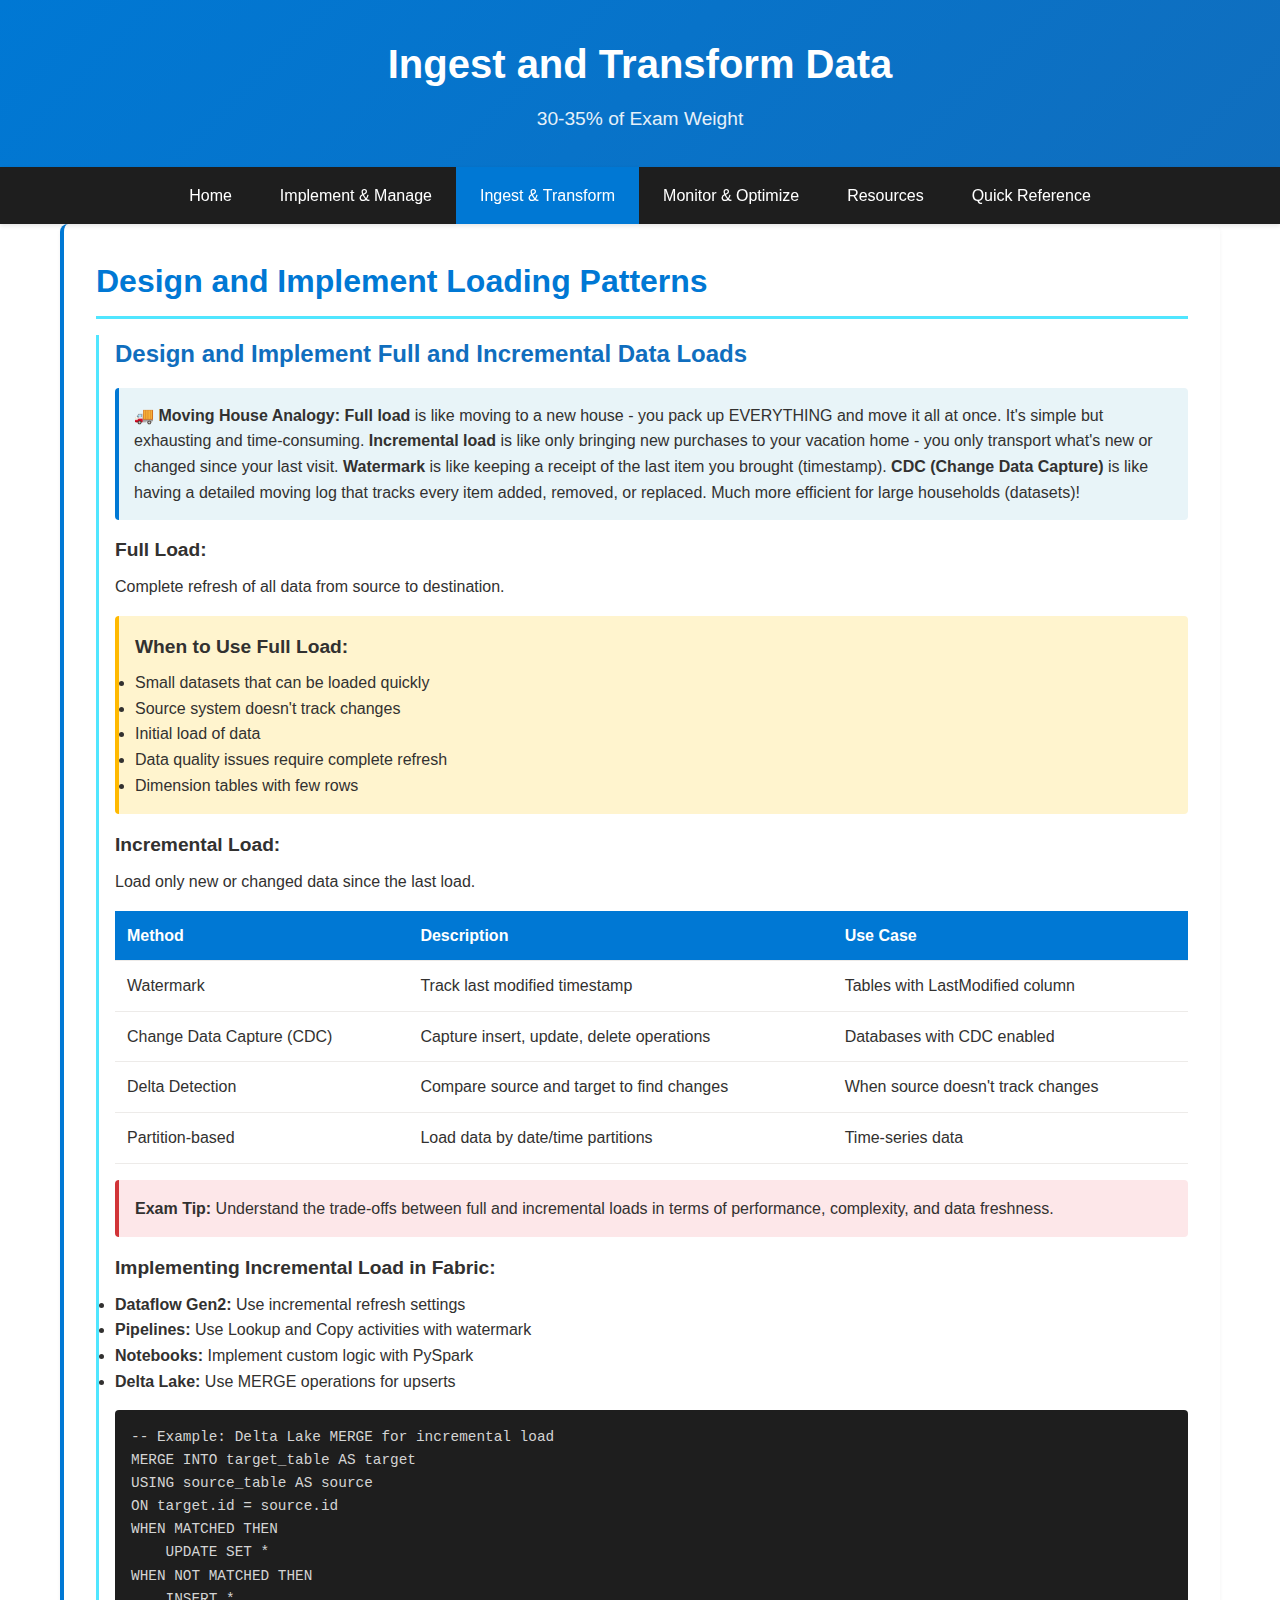
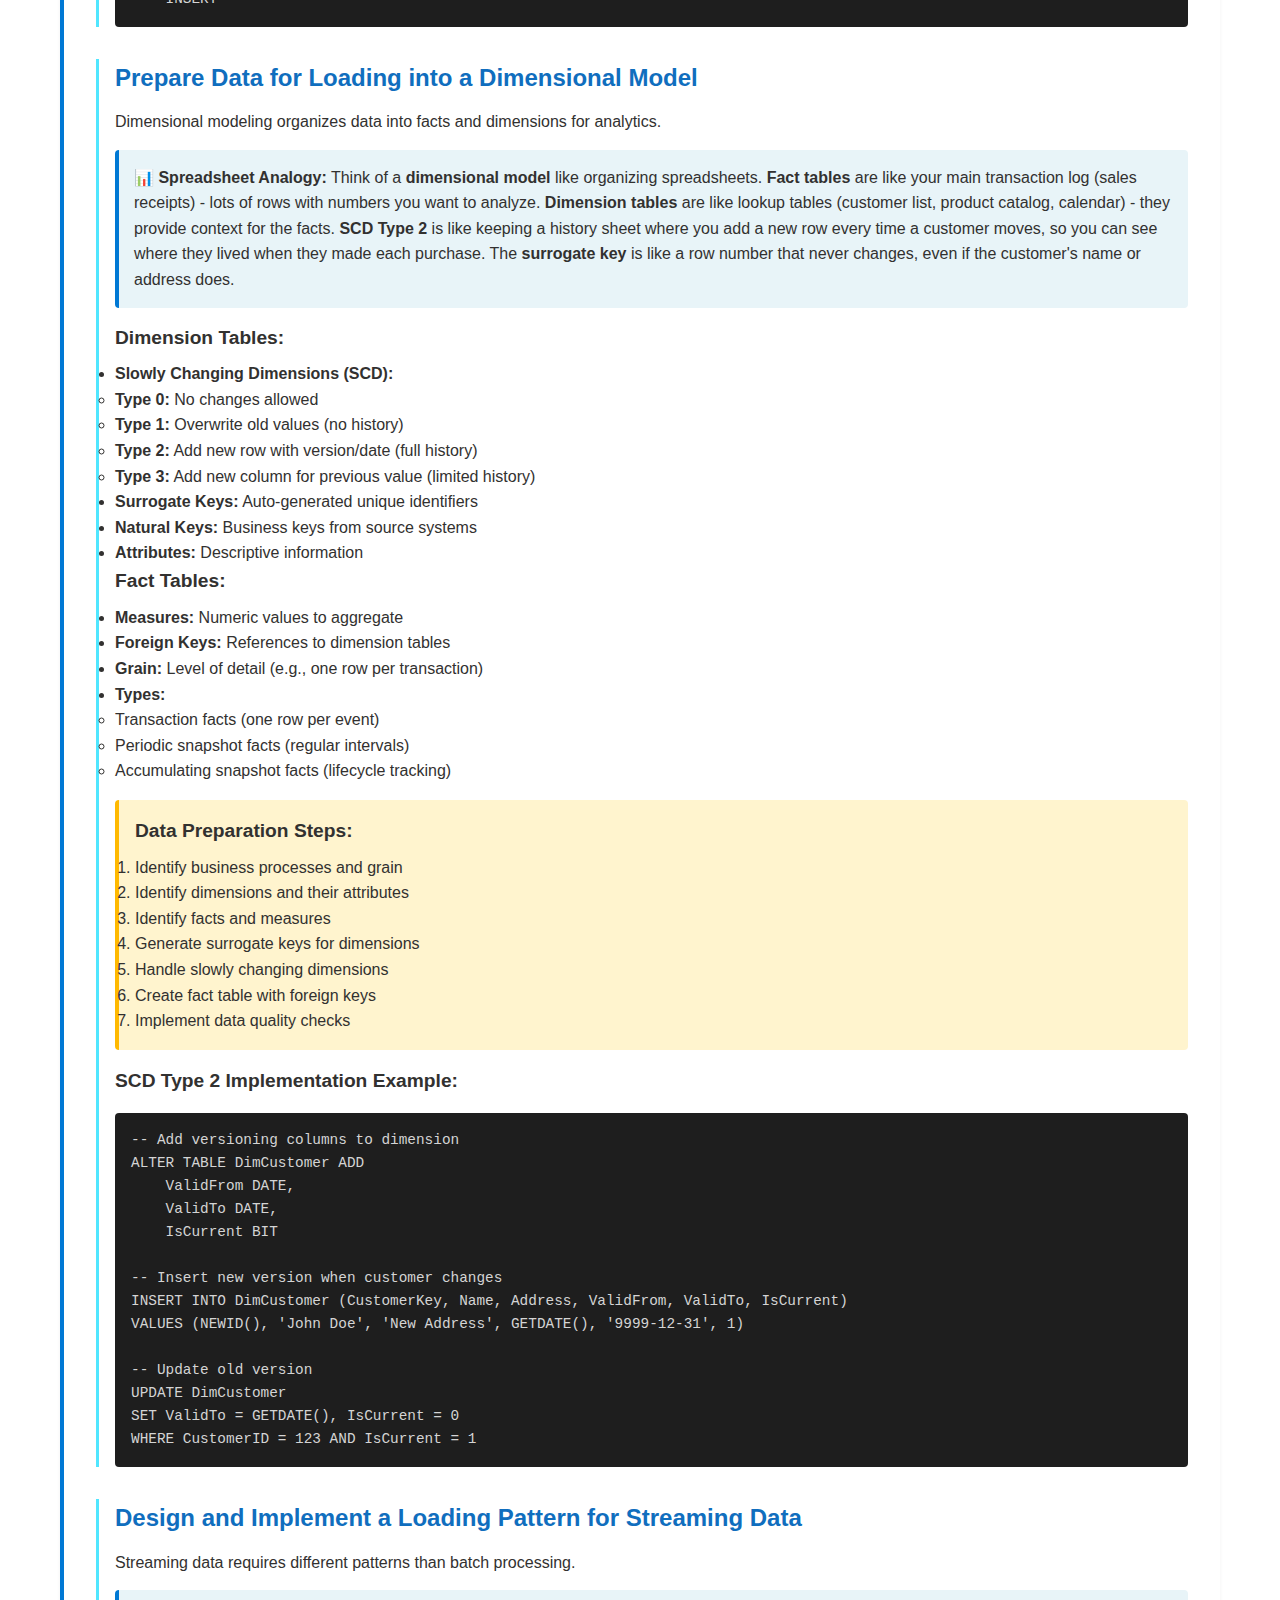
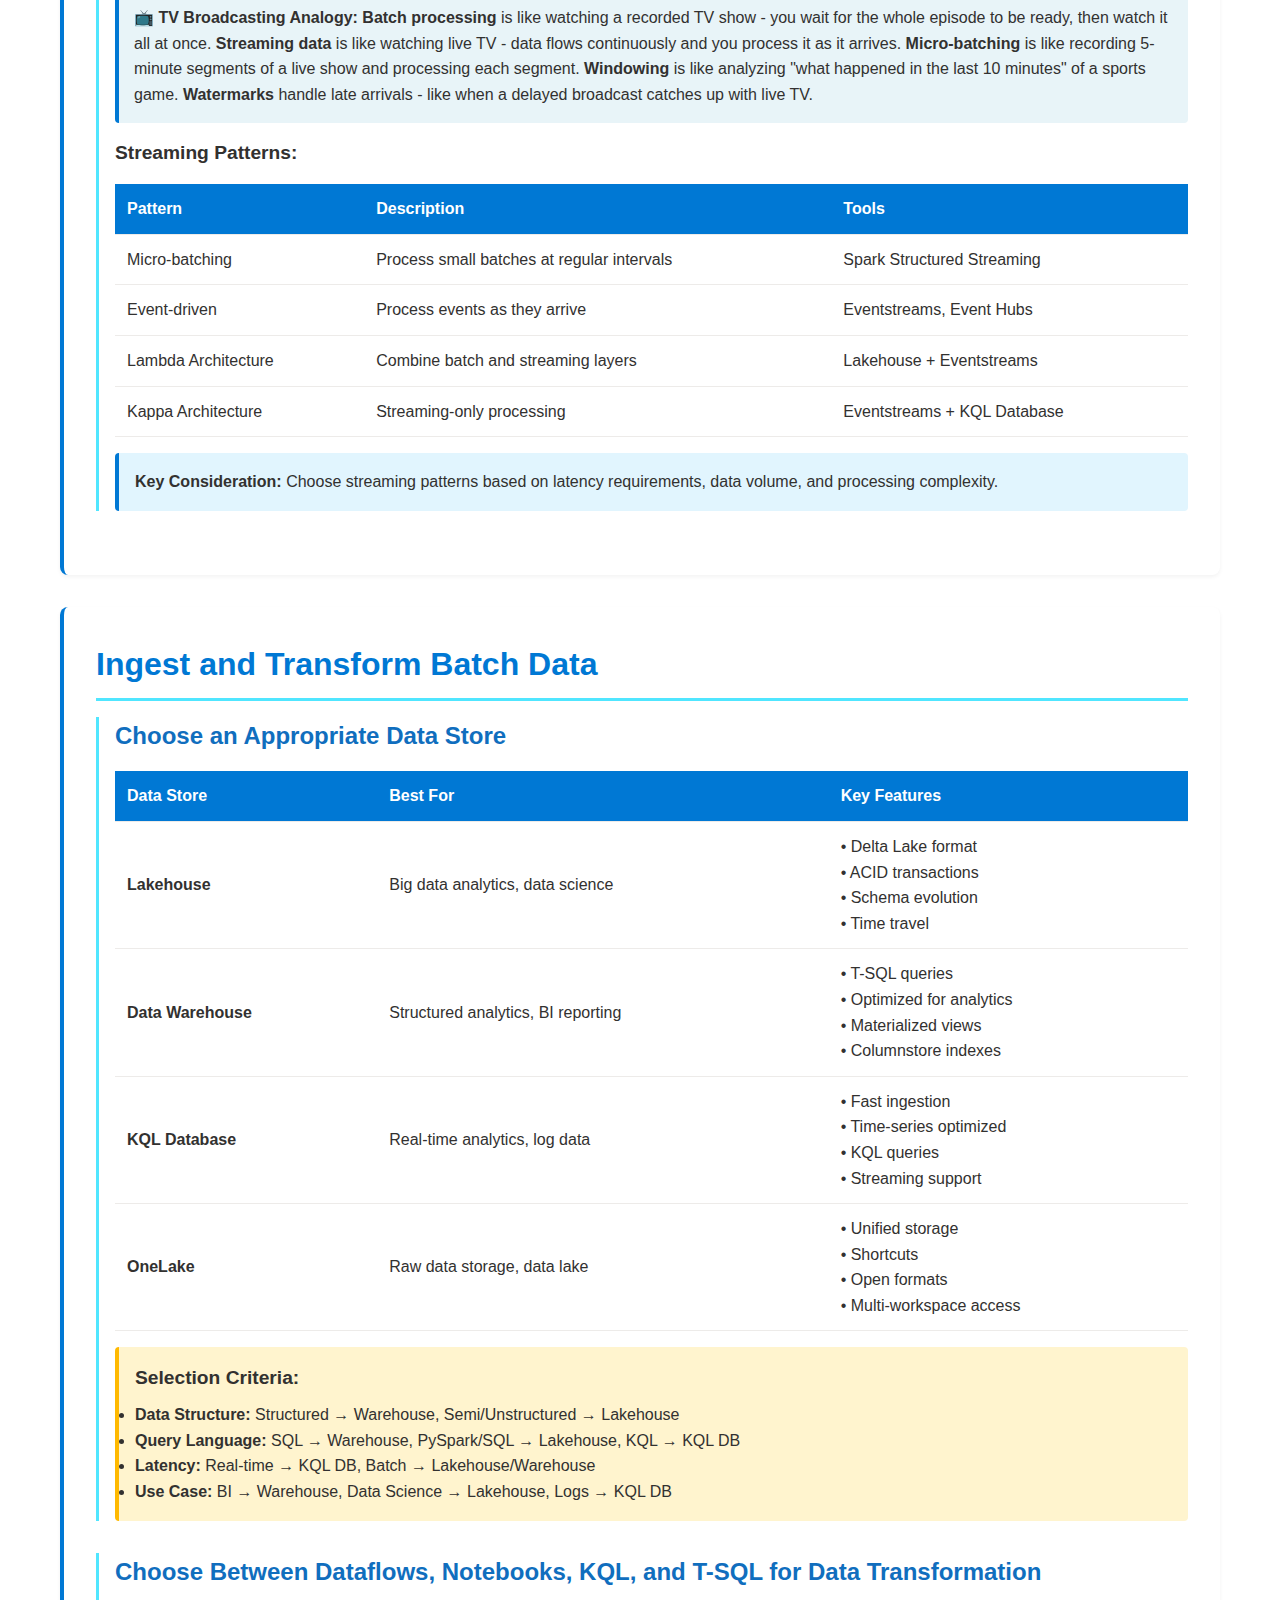
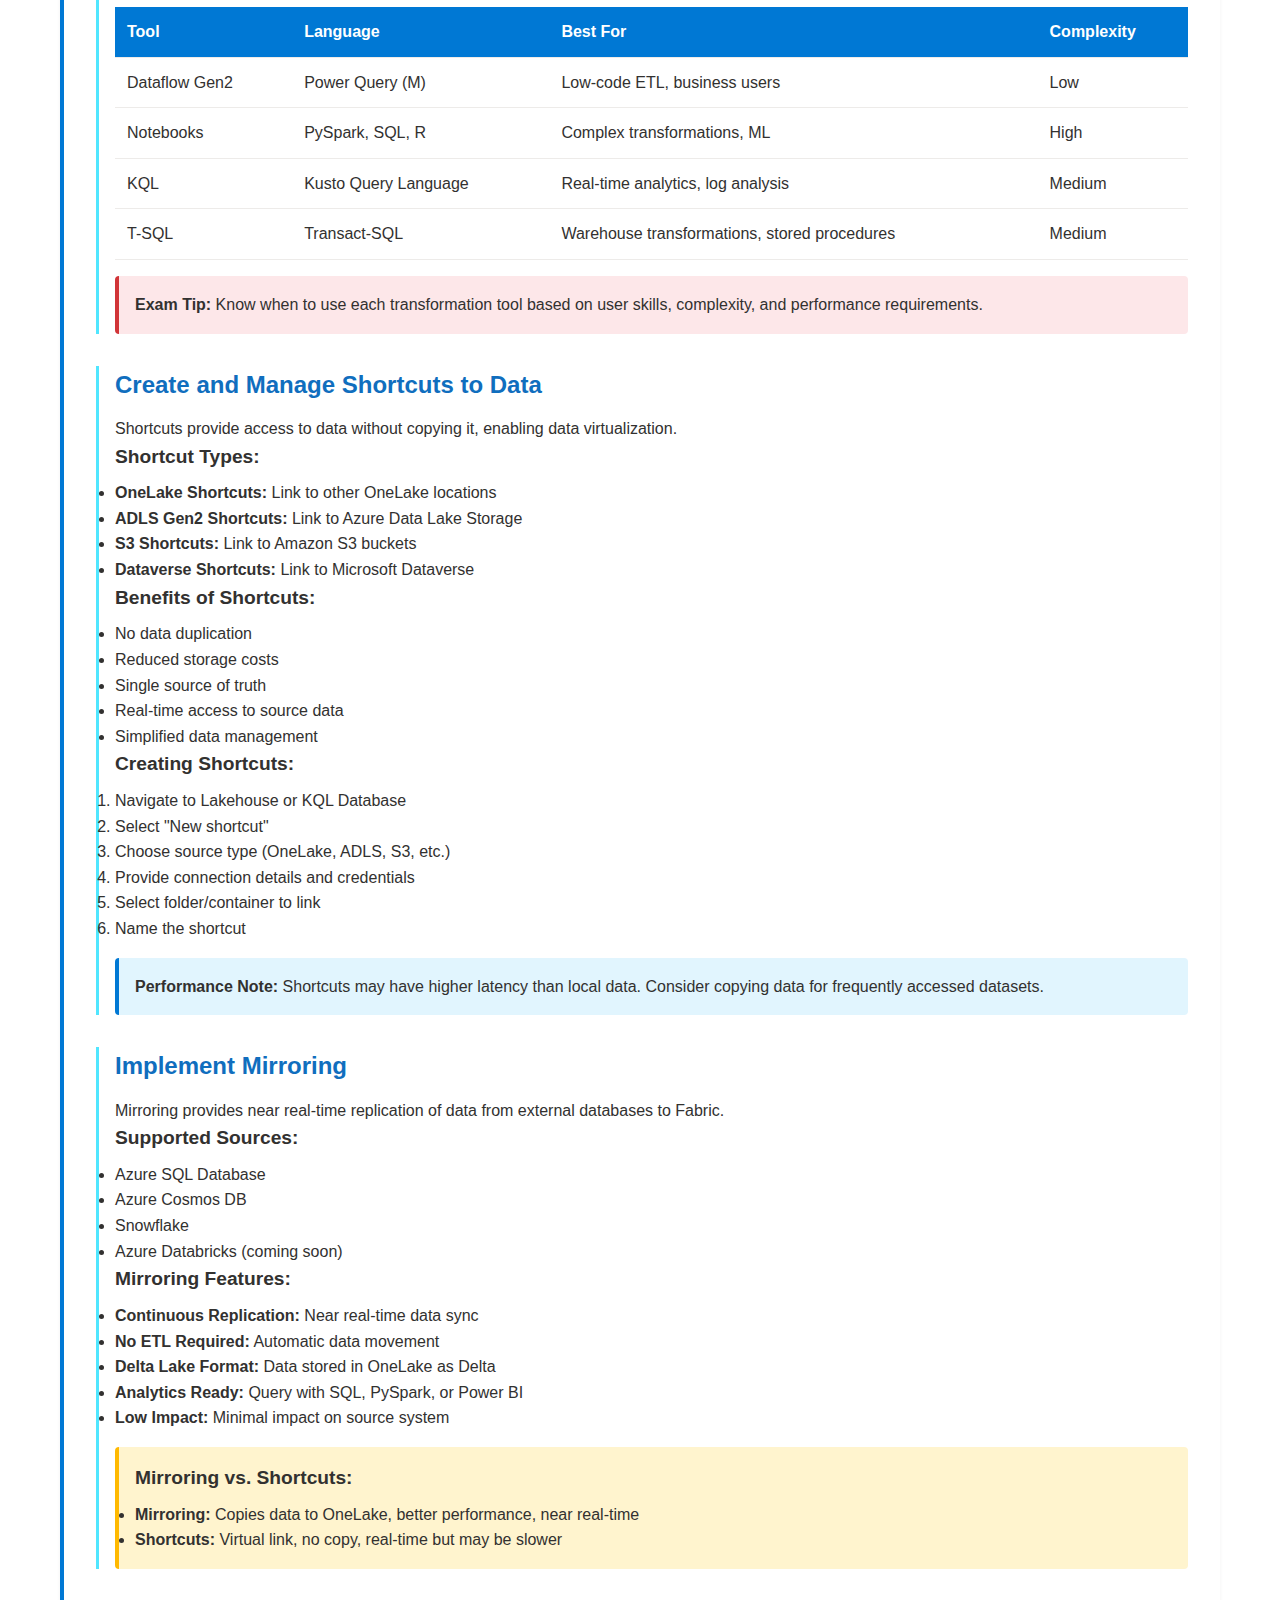
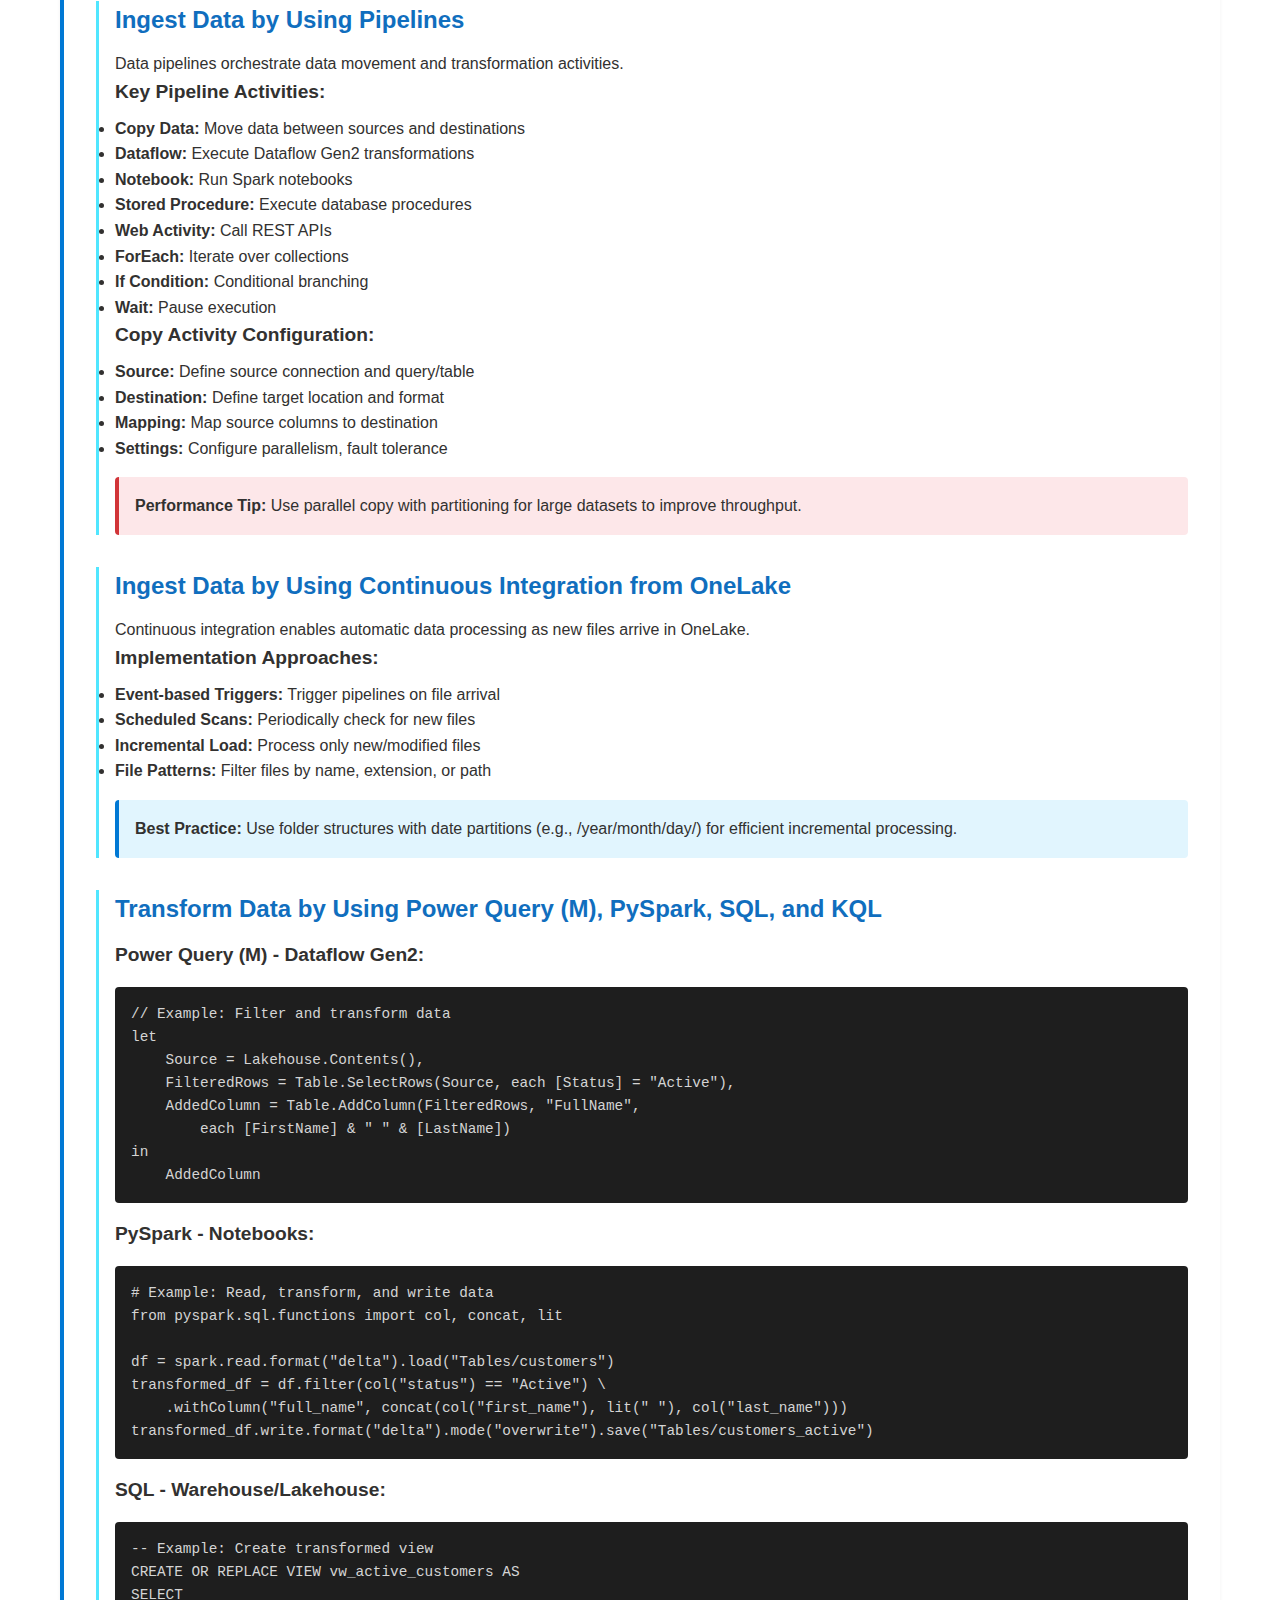
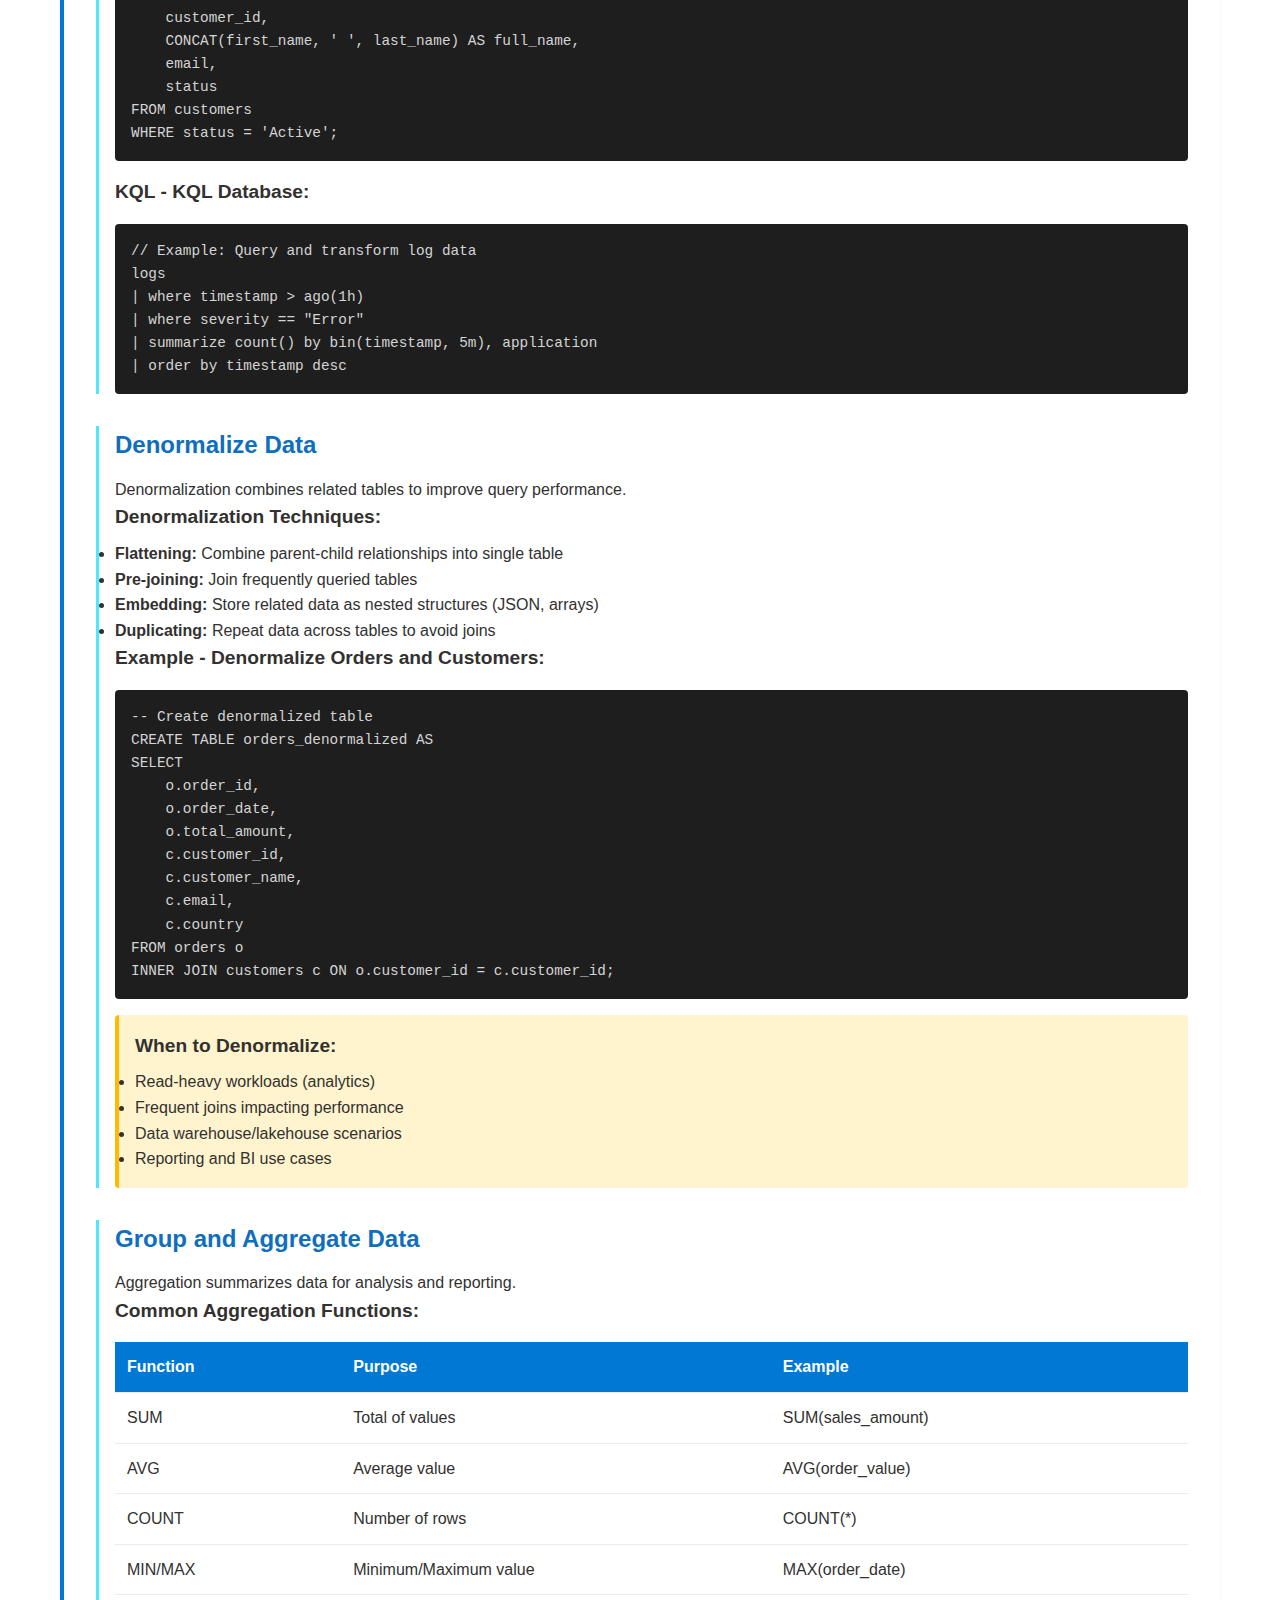
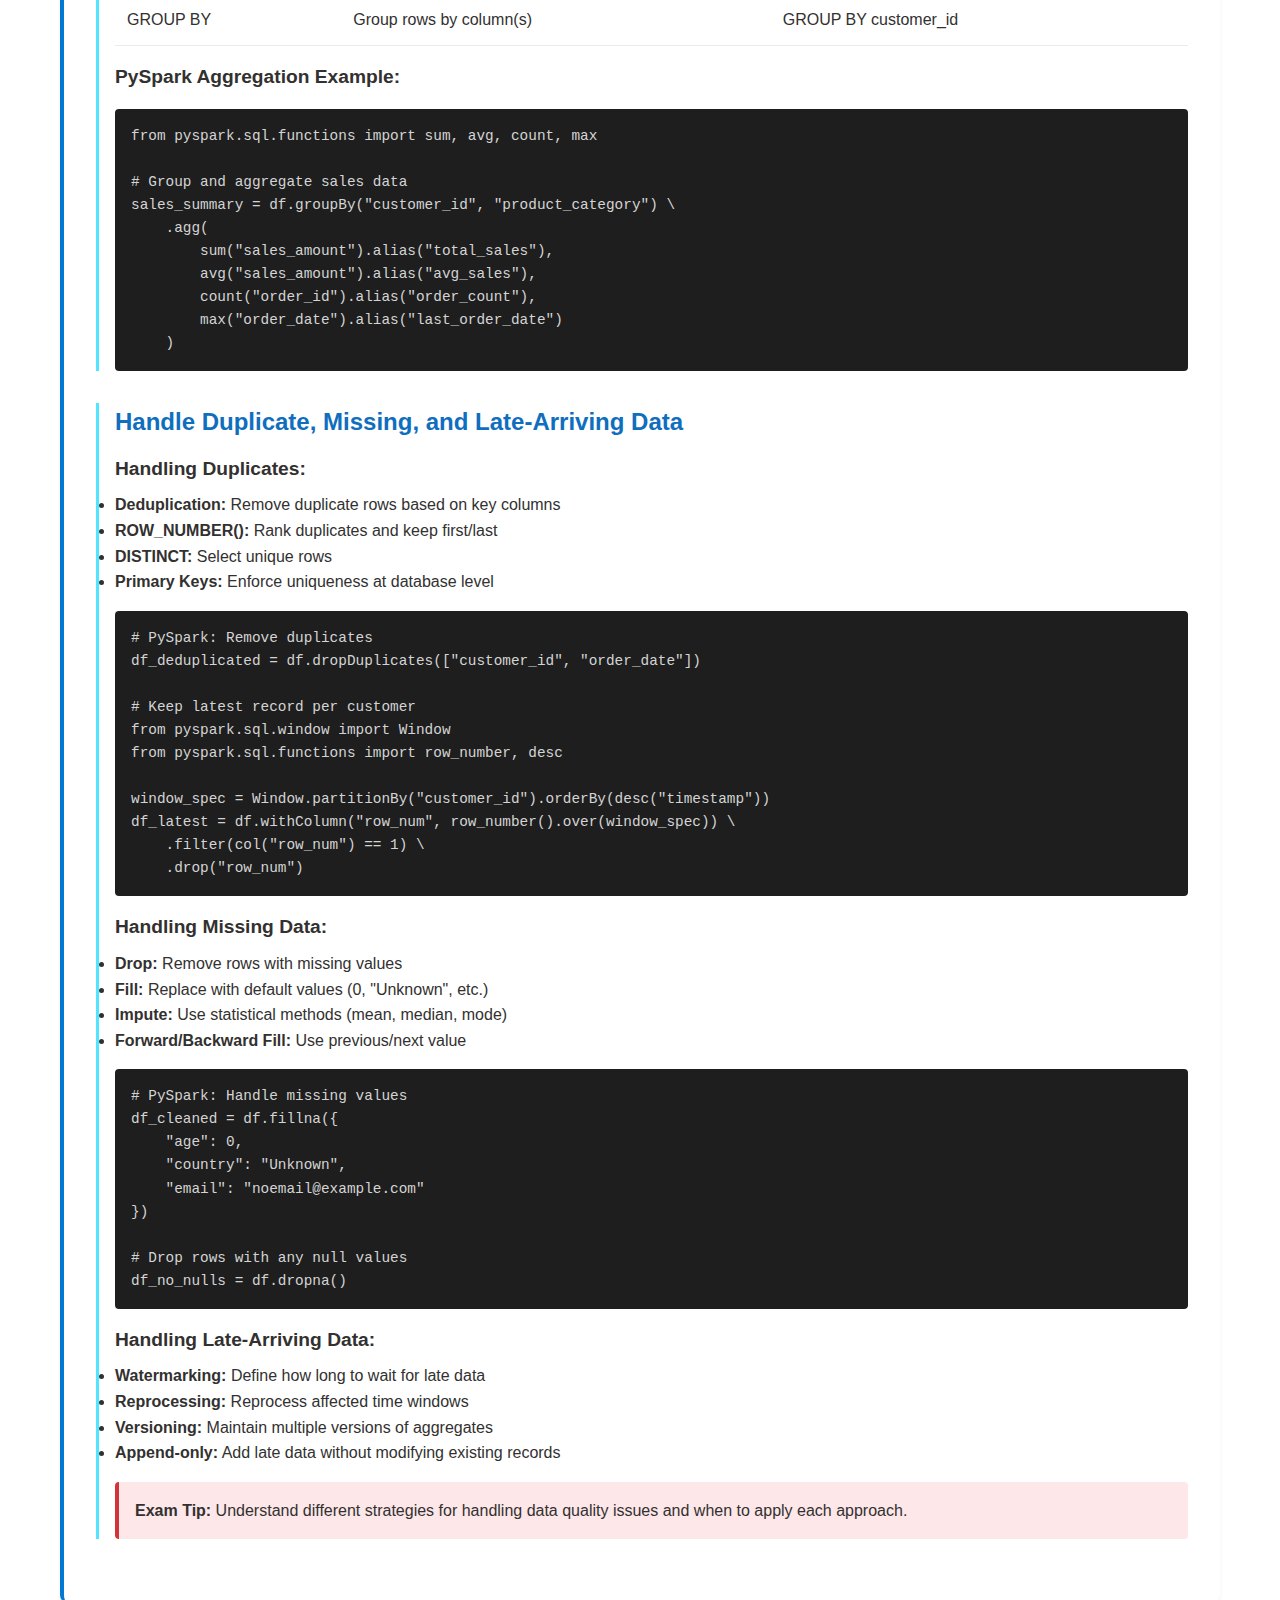
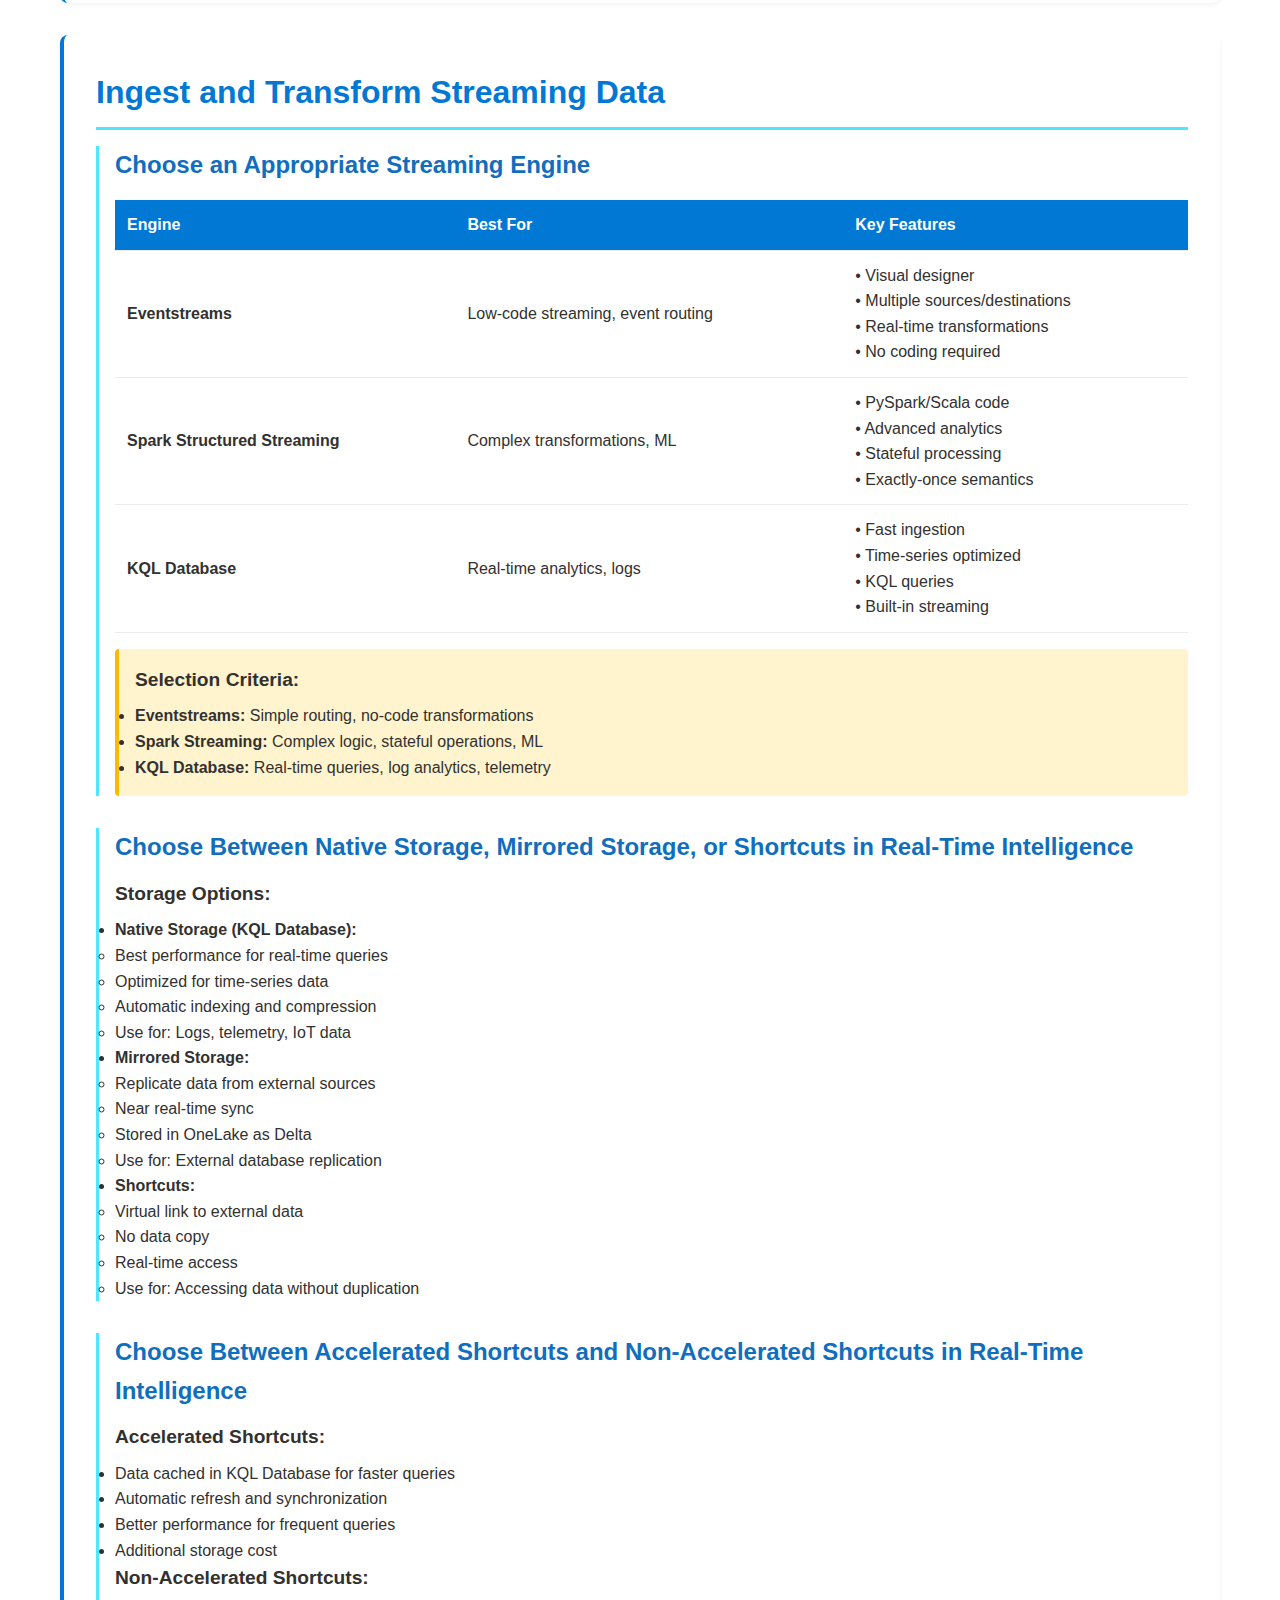
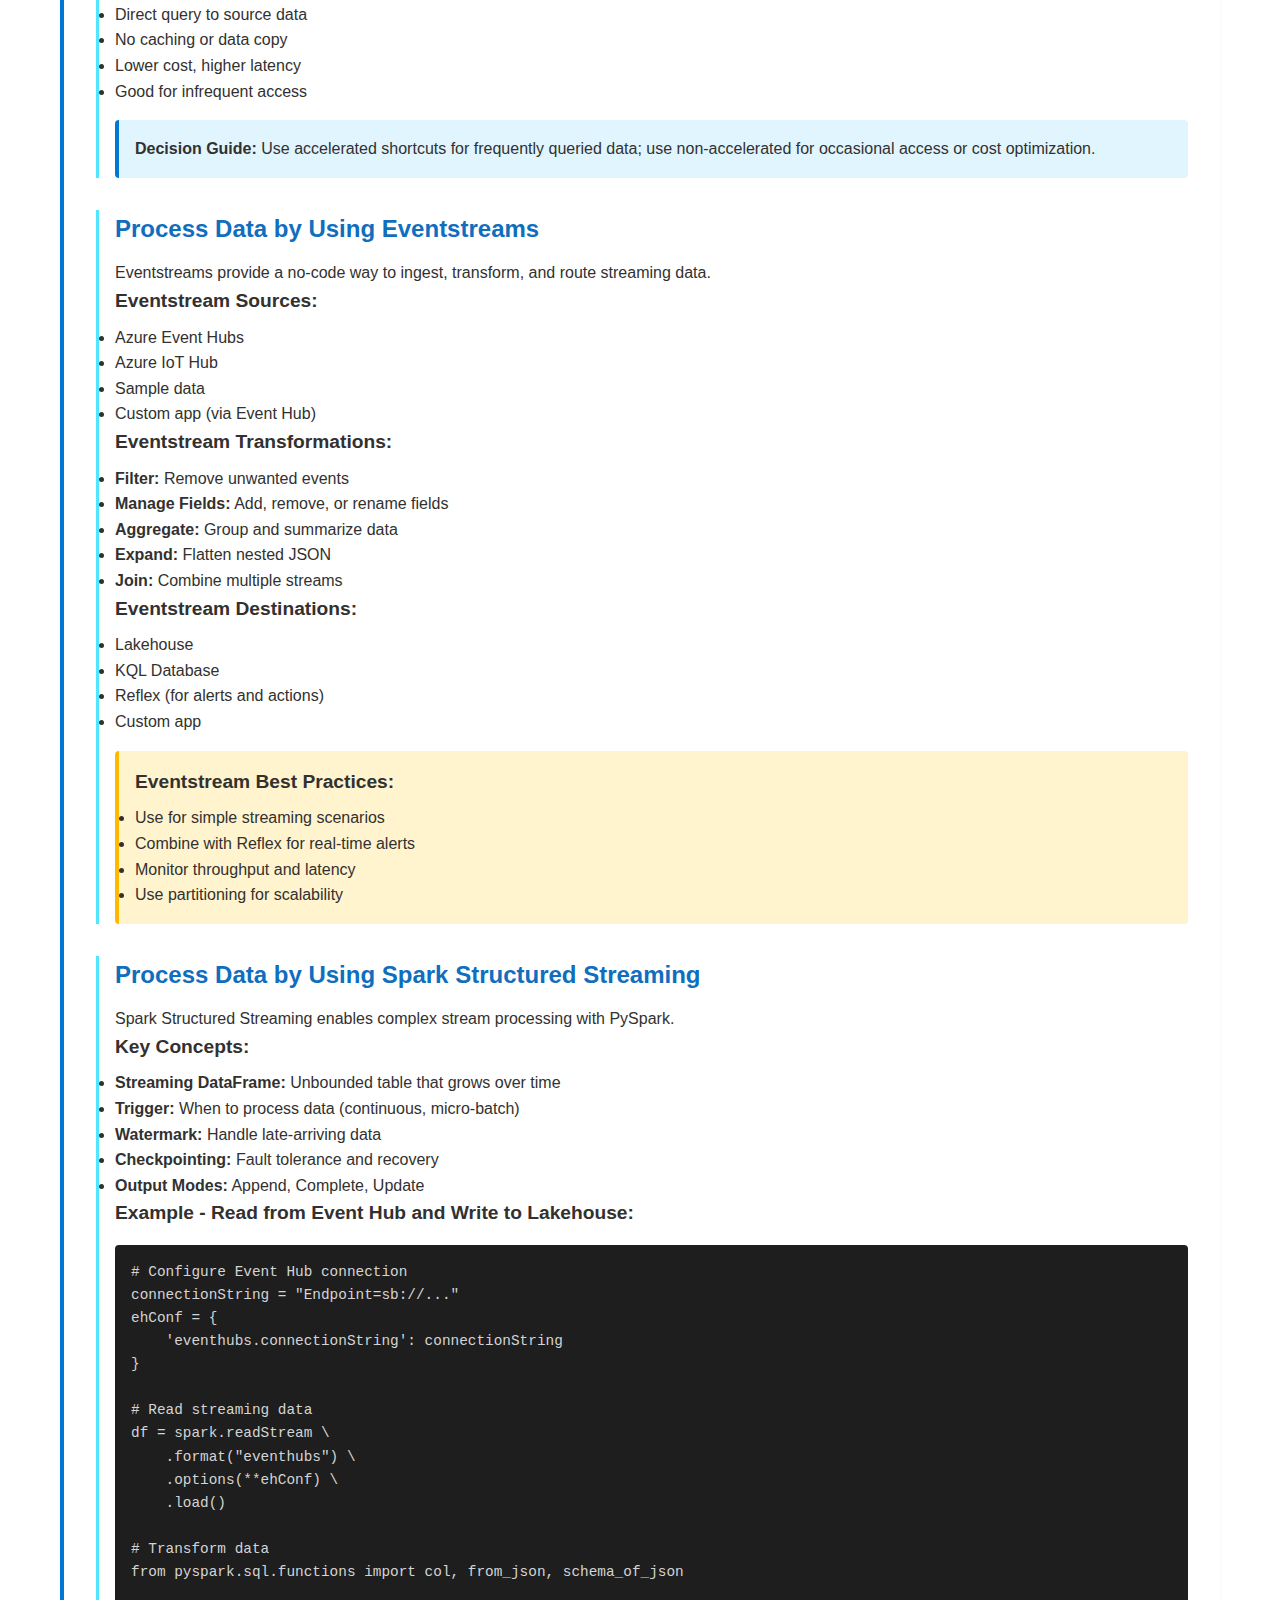
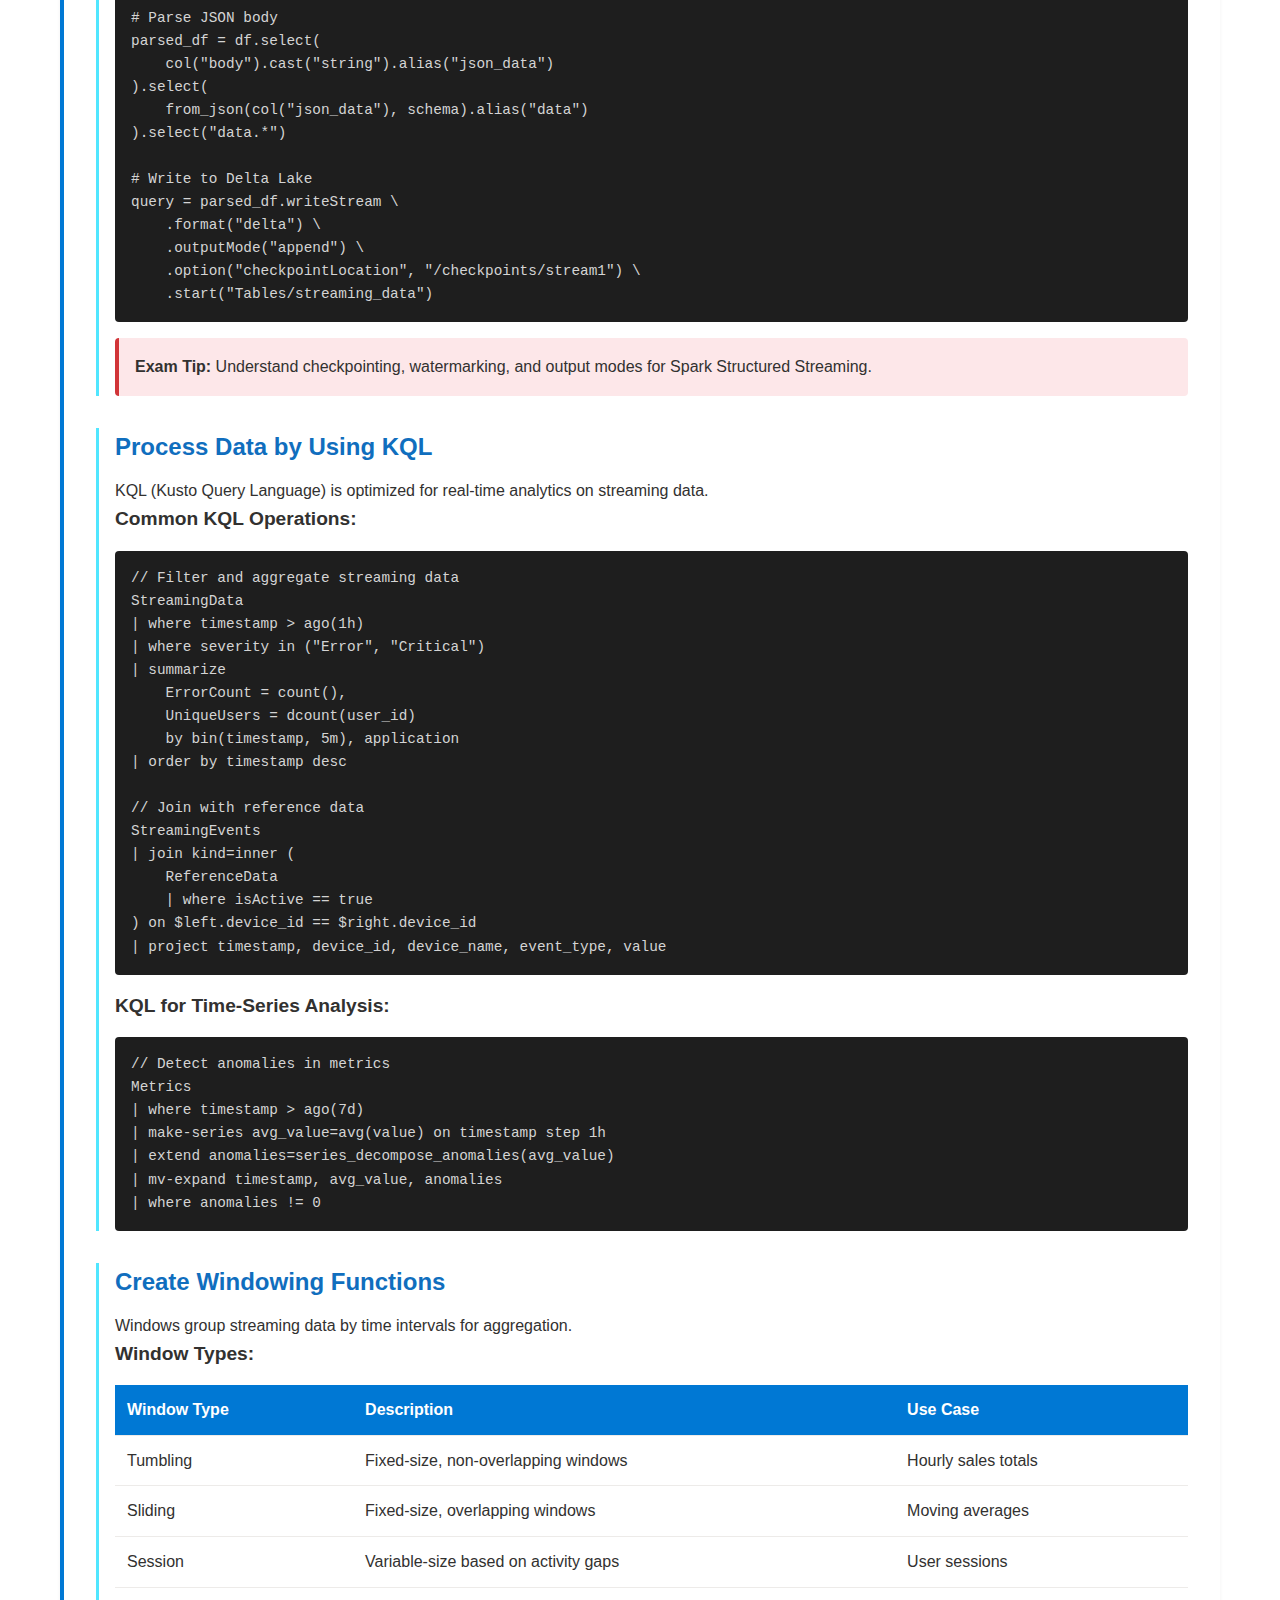
<file: ingest-transform.html>
<!DOCTYPE html>
<html lang="en">
<head>
    <meta charset="UTF-8">
    <meta name="viewport" content="width=device-width, initial-scale=1.0, maximum-scale=5.0, user-scalable=yes">
    <meta name="description" content="DP-700 Study Guide - Ingest and Transform Data with Lakehouse, Dataflows, Streaming, and Dimensional Modeling">
    <meta name="theme-color" content="#0078d4">
    <meta name="apple-mobile-web-app-capable" content="yes">
    <meta name="apple-mobile-web-app-status-bar-style" content="black-translucent">
    <title>Ingest & Transform Data - DP-700 Study Guide</title>
    <link rel="stylesheet" href="styles.css">
</head>
<body>
    <header>
        <div class="container">
            <h1>Ingest and Transform Data</h1>
            <p class="subtitle">30-35% of Exam Weight</p>
        </div>
    </header>

    <nav class="main-nav">
        <div class="container">
            <ul>
                <li><a href="index.html">Home</a></li>
                <li><a href="implement-manage.html">Implement & Manage</a></li>
                <li><a href="ingest-transform.html" class="active">Ingest & Transform</a></li>
                <li><a href="monitor-optimize.html">Monitor & Optimize</a></li>
                <li><a href="resources.html">Resources</a></li>
                <li><a href="quick-reference.html">Quick Reference</a></li>
            </ul>
        </div>
    </nav>

    <main class="container">
        <section id="loading-patterns" class="content-section">
            <h2>Design and Implement Loading Patterns</h2>
            
            <div class="subsection">
                <h3>Design and Implement Full and Incremental Data Loads</h3>

                <div class="note" style="background-color: #e8f4f8; border-left: 4px solid #0078d4; padding: 15px; margin: 15px 0;">
                    <strong>🚚 Moving House Analogy:</strong> <strong>Full load</strong> is like moving to a new house - you pack up EVERYTHING and move it all at once. It's simple but exhausting and time-consuming. <strong>Incremental load</strong> is like only bringing new purchases to your vacation home - you only transport what's new or changed since your last visit. <strong>Watermark</strong> is like keeping a receipt of the last item you brought (timestamp). <strong>CDC (Change Data Capture)</strong> is like having a detailed moving log that tracks every item added, removed, or replaced. Much more efficient for large households (datasets)!
                </div>

                <h4>Full Load:</h4>
                <p>Complete refresh of all data from source to destination.</p>
                
                <div class="key-points">
                    <h4>When to Use Full Load:</h4>
                    <ul>
                        <li>Small datasets that can be loaded quickly</li>
                        <li>Source system doesn't track changes</li>
                        <li>Initial load of data</li>
                        <li>Data quality issues require complete refresh</li>
                        <li>Dimension tables with few rows</li>
                    </ul>
                </div>

                <h4>Incremental Load:</h4>
                <p>Load only new or changed data since the last load.</p>
                
                <table>
                    <tr>
                        <th>Method</th>
                        <th>Description</th>
                        <th>Use Case</th>
                    </tr>
                    <tr>
                        <td>Watermark</td>
                        <td>Track last modified timestamp</td>
                        <td>Tables with LastModified column</td>
                    </tr>
                    <tr>
                        <td>Change Data Capture (CDC)</td>
                        <td>Capture insert, update, delete operations</td>
                        <td>Databases with CDC enabled</td>
                    </tr>
                    <tr>
                        <td>Delta Detection</td>
                        <td>Compare source and target to find changes</td>
                        <td>When source doesn't track changes</td>
                    </tr>
                    <tr>
                        <td>Partition-based</td>
                        <td>Load data by date/time partitions</td>
                        <td>Time-series data</td>
                    </tr>
                </table>

                <div class="important">
                    <strong>Exam Tip:</strong> Understand the trade-offs between full and incremental loads in terms of performance, complexity, and data freshness.
                </div>

                <h4>Implementing Incremental Load in Fabric:</h4>
                <ul>
                    <li><strong>Dataflow Gen2:</strong> Use incremental refresh settings</li>
                    <li><strong>Pipelines:</strong> Use Lookup and Copy activities with watermark</li>
                    <li><strong>Notebooks:</strong> Implement custom logic with PySpark</li>
                    <li><strong>Delta Lake:</strong> Use MERGE operations for upserts</li>
                </ul>

                <pre><code>-- Example: Delta Lake MERGE for incremental load
MERGE INTO target_table AS target
USING source_table AS source
ON target.id = source.id
WHEN MATCHED THEN
    UPDATE SET *
WHEN NOT MATCHED THEN
    INSERT *</code></pre>
            </div>

            <div class="subsection">
                <h3>Prepare Data for Loading into a Dimensional Model</h3>
                <p>Dimensional modeling organizes data into facts and dimensions for analytics.</p>

                <div class="note" style="background-color: #e8f4f8; border-left: 4px solid #0078d4; padding: 15px; margin: 15px 0;">
                    <strong>📊 Spreadsheet Analogy:</strong> Think of a <strong>dimensional model</strong> like organizing spreadsheets. <strong>Fact tables</strong> are like your main transaction log (sales receipts) - lots of rows with numbers you want to analyze. <strong>Dimension tables</strong> are like lookup tables (customer list, product catalog, calendar) - they provide context for the facts. <strong>SCD Type 2</strong> is like keeping a history sheet where you add a new row every time a customer moves, so you can see where they lived when they made each purchase. The <strong>surrogate key</strong> is like a row number that never changes, even if the customer's name or address does.
                </div>

                <h4>Dimension Tables:</h4>
                <ul>
                    <li><strong>Slowly Changing Dimensions (SCD):</strong>
                        <ul>
                            <li><strong>Type 0:</strong> No changes allowed</li>
                            <li><strong>Type 1:</strong> Overwrite old values (no history)</li>
                            <li><strong>Type 2:</strong> Add new row with version/date (full history)</li>
                            <li><strong>Type 3:</strong> Add new column for previous value (limited history)</li>
                        </ul>
                    </li>
                    <li><strong>Surrogate Keys:</strong> Auto-generated unique identifiers</li>
                    <li><strong>Natural Keys:</strong> Business keys from source systems</li>
                    <li><strong>Attributes:</strong> Descriptive information</li>
                </ul>

                <h4>Fact Tables:</h4>
                <ul>
                    <li><strong>Measures:</strong> Numeric values to aggregate</li>
                    <li><strong>Foreign Keys:</strong> References to dimension tables</li>
                    <li><strong>Grain:</strong> Level of detail (e.g., one row per transaction)</li>
                    <li><strong>Types:</strong>
                        <ul>
                            <li>Transaction facts (one row per event)</li>
                            <li>Periodic snapshot facts (regular intervals)</li>
                            <li>Accumulating snapshot facts (lifecycle tracking)</li>
                        </ul>
                    </li>
                </ul>

                <div class="key-points">
                    <h4>Data Preparation Steps:</h4>
                    <ol>
                        <li>Identify business processes and grain</li>
                        <li>Identify dimensions and their attributes</li>
                        <li>Identify facts and measures</li>
                        <li>Generate surrogate keys for dimensions</li>
                        <li>Handle slowly changing dimensions</li>
                        <li>Create fact table with foreign keys</li>
                        <li>Implement data quality checks</li>
                    </ol>
                </div>

                <h4>SCD Type 2 Implementation Example:</h4>
                <pre><code>-- Add versioning columns to dimension
ALTER TABLE DimCustomer ADD
    ValidFrom DATE,
    ValidTo DATE,
    IsCurrent BIT

-- Insert new version when customer changes
INSERT INTO DimCustomer (CustomerKey, Name, Address, ValidFrom, ValidTo, IsCurrent)
VALUES (NEWID(), 'John Doe', 'New Address', GETDATE(), '9999-12-31', 1)

-- Update old version
UPDATE DimCustomer
SET ValidTo = GETDATE(), IsCurrent = 0
WHERE CustomerID = 123 AND IsCurrent = 1</code></pre>
            </div>

            <div class="subsection">
                <h3>Design and Implement a Loading Pattern for Streaming Data</h3>
                <p>Streaming data requires different patterns than batch processing.</p>

                <div class="note" style="background-color: #e8f4f8; border-left: 4px solid #0078d4; padding: 15px; margin: 15px 0;">
                    <strong>📺 TV Broadcasting Analogy:</strong> <strong>Batch processing</strong> is like watching a recorded TV show - you wait for the whole episode to be ready, then watch it all at once. <strong>Streaming data</strong> is like watching live TV - data flows continuously and you process it as it arrives. <strong>Micro-batching</strong> is like recording 5-minute segments of a live show and processing each segment. <strong>Windowing</strong> is like analyzing "what happened in the last 10 minutes" of a sports game. <strong>Watermarks</strong> handle late arrivals - like when a delayed broadcast catches up with live TV.
                </div>

                <h4>Streaming Patterns:</h4>
                <table>
                    <tr>
                        <th>Pattern</th>
                        <th>Description</th>
                        <th>Tools</th>
                    </tr>
                    <tr>
                        <td>Micro-batching</td>
                        <td>Process small batches at regular intervals</td>
                        <td>Spark Structured Streaming</td>
                    </tr>
                    <tr>
                        <td>Event-driven</td>
                        <td>Process events as they arrive</td>
                        <td>Eventstreams, Event Hubs</td>
                    </tr>
                    <tr>
                        <td>Lambda Architecture</td>
                        <td>Combine batch and streaming layers</td>
                        <td>Lakehouse + Eventstreams</td>
                    </tr>
                    <tr>
                        <td>Kappa Architecture</td>
                        <td>Streaming-only processing</td>
                        <td>Eventstreams + KQL Database</td>
                    </tr>
                </table>

                <div class="note">
                    <strong>Key Consideration:</strong> Choose streaming patterns based on latency requirements, data volume, and processing complexity.
                </div>
            </div>
        </section>

        <section id="batch-data" class="content-section">
            <h2>Ingest and Transform Batch Data</h2>

            <div class="subsection">
                <h3>Choose an Appropriate Data Store</h3>

                <table>
                    <tr>
                        <th>Data Store</th>
                        <th>Best For</th>
                        <th>Key Features</th>
                    </tr>
                    <tr>
                        <td><strong>Lakehouse</strong></td>
                        <td>Big data analytics, data science</td>
                        <td>
                            • Delta Lake format<br>
                            • ACID transactions<br>
                            • Schema evolution<br>
                            • Time travel
                        </td>
                    </tr>
                    <tr>
                        <td><strong>Data Warehouse</strong></td>
                        <td>Structured analytics, BI reporting</td>
                        <td>
                            • T-SQL queries<br>
                            • Optimized for analytics<br>
                            • Materialized views<br>
                            • Columnstore indexes
                        </td>
                    </tr>
                    <tr>
                        <td><strong>KQL Database</strong></td>
                        <td>Real-time analytics, log data</td>
                        <td>
                            • Fast ingestion<br>
                            • Time-series optimized<br>
                            • KQL queries<br>
                            • Streaming support
                        </td>
                    </tr>
                    <tr>
                        <td><strong>OneLake</strong></td>
                        <td>Raw data storage, data lake</td>
                        <td>
                            • Unified storage<br>
                            • Shortcuts<br>
                            • Open formats<br>
                            • Multi-workspace access
                        </td>
                    </tr>
                </table>

                <div class="key-points">
                    <h4>Selection Criteria:</h4>
                    <ul>
                        <li><strong>Data Structure:</strong> Structured → Warehouse, Semi/Unstructured → Lakehouse</li>
                        <li><strong>Query Language:</strong> SQL → Warehouse, PySpark/SQL → Lakehouse, KQL → KQL DB</li>
                        <li><strong>Latency:</strong> Real-time → KQL DB, Batch → Lakehouse/Warehouse</li>
                        <li><strong>Use Case:</strong> BI → Warehouse, Data Science → Lakehouse, Logs → KQL DB</li>
                    </ul>
                </div>
            </div>

            <div class="subsection">
                <h3>Choose Between Dataflows, Notebooks, KQL, and T-SQL for Data Transformation</h3>

                <table>
                    <tr>
                        <th>Tool</th>
                        <th>Language</th>
                        <th>Best For</th>
                        <th>Complexity</th>
                    </tr>
                    <tr>
                        <td>Dataflow Gen2</td>
                        <td>Power Query (M)</td>
                        <td>Low-code ETL, business users</td>
                        <td>Low</td>
                    </tr>
                    <tr>
                        <td>Notebooks</td>
                        <td>PySpark, SQL, R</td>
                        <td>Complex transformations, ML</td>
                        <td>High</td>
                    </tr>
                    <tr>
                        <td>KQL</td>
                        <td>Kusto Query Language</td>
                        <td>Real-time analytics, log analysis</td>
                        <td>Medium</td>
                    </tr>
                    <tr>
                        <td>T-SQL</td>
                        <td>Transact-SQL</td>
                        <td>Warehouse transformations, stored procedures</td>
                        <td>Medium</td>
                    </tr>
                </table>

                <div class="important">
                    <strong>Exam Tip:</strong> Know when to use each transformation tool based on user skills, complexity, and performance requirements.
                </div>
            </div>

            <div class="subsection">
                <h3>Create and Manage Shortcuts to Data</h3>
                <p>Shortcuts provide access to data without copying it, enabling data virtualization.</p>

                <h4>Shortcut Types:</h4>
                <ul>
                    <li><strong>OneLake Shortcuts:</strong> Link to other OneLake locations</li>
                    <li><strong>ADLS Gen2 Shortcuts:</strong> Link to Azure Data Lake Storage</li>
                    <li><strong>S3 Shortcuts:</strong> Link to Amazon S3 buckets</li>
                    <li><strong>Dataverse Shortcuts:</strong> Link to Microsoft Dataverse</li>
                </ul>

                <h4>Benefits of Shortcuts:</h4>
                <ul>
                    <li>No data duplication</li>
                    <li>Reduced storage costs</li>
                    <li>Single source of truth</li>
                    <li>Real-time access to source data</li>
                    <li>Simplified data management</li>
                </ul>

                <h4>Creating Shortcuts:</h4>
                <ol>
                    <li>Navigate to Lakehouse or KQL Database</li>
                    <li>Select "New shortcut"</li>
                    <li>Choose source type (OneLake, ADLS, S3, etc.)</li>
                    <li>Provide connection details and credentials</li>
                    <li>Select folder/container to link</li>
                    <li>Name the shortcut</li>
                </ol>

                <div class="note">
                    <strong>Performance Note:</strong> Shortcuts may have higher latency than local data. Consider copying data for frequently accessed datasets.
                </div>
            </div>

            <div class="subsection">
                <h3>Implement Mirroring</h3>
                <p>Mirroring provides near real-time replication of data from external databases to Fabric.</p>

                <h4>Supported Sources:</h4>
                <ul>
                    <li>Azure SQL Database</li>
                    <li>Azure Cosmos DB</li>
                    <li>Snowflake</li>
                    <li>Azure Databricks (coming soon)</li>
                </ul>

                <h4>Mirroring Features:</h4>
                <ul>
                    <li><strong>Continuous Replication:</strong> Near real-time data sync</li>
                    <li><strong>No ETL Required:</strong> Automatic data movement</li>
                    <li><strong>Delta Lake Format:</strong> Data stored in OneLake as Delta</li>
                    <li><strong>Analytics Ready:</strong> Query with SQL, PySpark, or Power BI</li>
                    <li><strong>Low Impact:</strong> Minimal impact on source system</li>
                </ul>

                <div class="key-points">
                    <h4>Mirroring vs. Shortcuts:</h4>
                    <ul>
                        <li><strong>Mirroring:</strong> Copies data to OneLake, better performance, near real-time</li>
                        <li><strong>Shortcuts:</strong> Virtual link, no copy, real-time but may be slower</li>
                    </ul>
                </div>
            </div>

            <div class="subsection">
                <h3>Ingest Data by Using Pipelines</h3>
                <p>Data pipelines orchestrate data movement and transformation activities.</p>

                <h4>Key Pipeline Activities:</h4>
                <ul>
                    <li><strong>Copy Data:</strong> Move data between sources and destinations</li>
                    <li><strong>Dataflow:</strong> Execute Dataflow Gen2 transformations</li>
                    <li><strong>Notebook:</strong> Run Spark notebooks</li>
                    <li><strong>Stored Procedure:</strong> Execute database procedures</li>
                    <li><strong>Web Activity:</strong> Call REST APIs</li>
                    <li><strong>ForEach:</strong> Iterate over collections</li>
                    <li><strong>If Condition:</strong> Conditional branching</li>
                    <li><strong>Wait:</strong> Pause execution</li>
                </ul>

                <h4>Copy Activity Configuration:</h4>
                <ul>
                    <li><strong>Source:</strong> Define source connection and query/table</li>
                    <li><strong>Destination:</strong> Define target location and format</li>
                    <li><strong>Mapping:</strong> Map source columns to destination</li>
                    <li><strong>Settings:</strong> Configure parallelism, fault tolerance</li>
                </ul>

                <div class="important">
                    <strong>Performance Tip:</strong> Use parallel copy with partitioning for large datasets to improve throughput.
                </div>
            </div>

            <div class="subsection">
                <h3>Ingest Data by Using Continuous Integration from OneLake</h3>
                <p>Continuous integration enables automatic data processing as new files arrive in OneLake.</p>

                <h4>Implementation Approaches:</h4>
                <ul>
                    <li><strong>Event-based Triggers:</strong> Trigger pipelines on file arrival</li>
                    <li><strong>Scheduled Scans:</strong> Periodically check for new files</li>
                    <li><strong>Incremental Load:</strong> Process only new/modified files</li>
                    <li><strong>File Patterns:</strong> Filter files by name, extension, or path</li>
                </ul>

                <div class="note">
                    <strong>Best Practice:</strong> Use folder structures with date partitions (e.g., /year/month/day/) for efficient incremental processing.
                </div>
            </div>

            <div class="subsection">
                <h3>Transform Data by Using Power Query (M), PySpark, SQL, and KQL</h3>

                <h4>Power Query (M) - Dataflow Gen2:</h4>
                <pre><code>// Example: Filter and transform data
let
    Source = Lakehouse.Contents(),
    FilteredRows = Table.SelectRows(Source, each [Status] = "Active"),
    AddedColumn = Table.AddColumn(FilteredRows, "FullName",
        each [FirstName] & " " & [LastName])
in
    AddedColumn</code></pre>

                <h4>PySpark - Notebooks:</h4>
                <pre><code># Example: Read, transform, and write data
from pyspark.sql.functions import col, concat, lit

df = spark.read.format("delta").load("Tables/customers")
transformed_df = df.filter(col("status") == "Active") \
    .withColumn("full_name", concat(col("first_name"), lit(" "), col("last_name")))
transformed_df.write.format("delta").mode("overwrite").save("Tables/customers_active")</code></pre>

                <h4>SQL - Warehouse/Lakehouse:</h4>
                <pre><code>-- Example: Create transformed view
CREATE OR REPLACE VIEW vw_active_customers AS
SELECT
    customer_id,
    CONCAT(first_name, ' ', last_name) AS full_name,
    email,
    status
FROM customers
WHERE status = 'Active';</code></pre>

                <h4>KQL - KQL Database:</h4>
                <pre><code>// Example: Query and transform log data
logs
| where timestamp > ago(1h)
| where severity == "Error"
| summarize count() by bin(timestamp, 5m), application
| order by timestamp desc</code></pre>
            </div>

            <div class="subsection">
                <h3>Denormalize Data</h3>
                <p>Denormalization combines related tables to improve query performance.</p>

                <h4>Denormalization Techniques:</h4>
                <ul>
                    <li><strong>Flattening:</strong> Combine parent-child relationships into single table</li>
                    <li><strong>Pre-joining:</strong> Join frequently queried tables</li>
                    <li><strong>Embedding:</strong> Store related data as nested structures (JSON, arrays)</li>
                    <li><strong>Duplicating:</strong> Repeat data across tables to avoid joins</li>
                </ul>

                <h4>Example - Denormalize Orders and Customers:</h4>
                <pre><code>-- Create denormalized table
CREATE TABLE orders_denormalized AS
SELECT
    o.order_id,
    o.order_date,
    o.total_amount,
    c.customer_id,
    c.customer_name,
    c.email,
    c.country
FROM orders o
INNER JOIN customers c ON o.customer_id = c.customer_id;</code></pre>

                <div class="key-points">
                    <h4>When to Denormalize:</h4>
                    <ul>
                        <li>Read-heavy workloads (analytics)</li>
                        <li>Frequent joins impacting performance</li>
                        <li>Data warehouse/lakehouse scenarios</li>
                        <li>Reporting and BI use cases</li>
                    </ul>
                </div>
            </div>

            <div class="subsection">
                <h3>Group and Aggregate Data</h3>
                <p>Aggregation summarizes data for analysis and reporting.</p>

                <h4>Common Aggregation Functions:</h4>
                <table>
                    <tr>
                        <th>Function</th>
                        <th>Purpose</th>
                        <th>Example</th>
                    </tr>
                    <tr>
                        <td>SUM</td>
                        <td>Total of values</td>
                        <td>SUM(sales_amount)</td>
                    </tr>
                    <tr>
                        <td>AVG</td>
                        <td>Average value</td>
                        <td>AVG(order_value)</td>
                    </tr>
                    <tr>
                        <td>COUNT</td>
                        <td>Number of rows</td>
                        <td>COUNT(*)</td>
                    </tr>
                    <tr>
                        <td>MIN/MAX</td>
                        <td>Minimum/Maximum value</td>
                        <td>MAX(order_date)</td>
                    </tr>
                    <tr>
                        <td>GROUP BY</td>
                        <td>Group rows by column(s)</td>
                        <td>GROUP BY customer_id</td>
                    </tr>
                </table>

                <h4>PySpark Aggregation Example:</h4>
                <pre><code>from pyspark.sql.functions import sum, avg, count, max

# Group and aggregate sales data
sales_summary = df.groupBy("customer_id", "product_category") \
    .agg(
        sum("sales_amount").alias("total_sales"),
        avg("sales_amount").alias("avg_sales"),
        count("order_id").alias("order_count"),
        max("order_date").alias("last_order_date")
    )</code></pre>
            </div>

            <div class="subsection">
                <h3>Handle Duplicate, Missing, and Late-Arriving Data</h3>

                <h4>Handling Duplicates:</h4>
                <ul>
                    <li><strong>Deduplication:</strong> Remove duplicate rows based on key columns</li>
                    <li><strong>ROW_NUMBER():</strong> Rank duplicates and keep first/last</li>
                    <li><strong>DISTINCT:</strong> Select unique rows</li>
                    <li><strong>Primary Keys:</strong> Enforce uniqueness at database level</li>
                </ul>

                <pre><code># PySpark: Remove duplicates
df_deduplicated = df.dropDuplicates(["customer_id", "order_date"])

# Keep latest record per customer
from pyspark.sql.window import Window
from pyspark.sql.functions import row_number, desc

window_spec = Window.partitionBy("customer_id").orderBy(desc("timestamp"))
df_latest = df.withColumn("row_num", row_number().over(window_spec)) \
    .filter(col("row_num") == 1) \
    .drop("row_num")</code></pre>

                <h4>Handling Missing Data:</h4>
                <ul>
                    <li><strong>Drop:</strong> Remove rows with missing values</li>
                    <li><strong>Fill:</strong> Replace with default values (0, "Unknown", etc.)</li>
                    <li><strong>Impute:</strong> Use statistical methods (mean, median, mode)</li>
                    <li><strong>Forward/Backward Fill:</strong> Use previous/next value</li>
                </ul>

                <pre><code># PySpark: Handle missing values
df_cleaned = df.fillna({
    "age": 0,
    "country": "Unknown",
    "email": "noemail@example.com"
})

# Drop rows with any null values
df_no_nulls = df.dropna()</code></pre>

                <h4>Handling Late-Arriving Data:</h4>
                <ul>
                    <li><strong>Watermarking:</strong> Define how long to wait for late data</li>
                    <li><strong>Reprocessing:</strong> Reprocess affected time windows</li>
                    <li><strong>Versioning:</strong> Maintain multiple versions of aggregates</li>
                    <li><strong>Append-only:</strong> Add late data without modifying existing records</li>
                </ul>

                <div class="important">
                    <strong>Exam Tip:</strong> Understand different strategies for handling data quality issues and when to apply each approach.
                </div>
            </div>
        </section>

        <section id="streaming-data" class="content-section">
            <h2>Ingest and Transform Streaming Data</h2>

            <div class="subsection">
                <h3>Choose an Appropriate Streaming Engine</h3>

                <table>
                    <tr>
                        <th>Engine</th>
                        <th>Best For</th>
                        <th>Key Features</th>
                    </tr>
                    <tr>
                        <td><strong>Eventstreams</strong></td>
                        <td>Low-code streaming, event routing</td>
                        <td>
                            • Visual designer<br>
                            • Multiple sources/destinations<br>
                            • Real-time transformations<br>
                            • No coding required
                        </td>
                    </tr>
                    <tr>
                        <td><strong>Spark Structured Streaming</strong></td>
                        <td>Complex transformations, ML</td>
                        <td>
                            • PySpark/Scala code<br>
                            • Advanced analytics<br>
                            • Stateful processing<br>
                            • Exactly-once semantics
                        </td>
                    </tr>
                    <tr>
                        <td><strong>KQL Database</strong></td>
                        <td>Real-time analytics, logs</td>
                        <td>
                            • Fast ingestion<br>
                            • Time-series optimized<br>
                            • KQL queries<br>
                            • Built-in streaming
                        </td>
                    </tr>
                </table>

                <div class="key-points">
                    <h4>Selection Criteria:</h4>
                    <ul>
                        <li><strong>Eventstreams:</strong> Simple routing, no-code transformations</li>
                        <li><strong>Spark Streaming:</strong> Complex logic, stateful operations, ML</li>
                        <li><strong>KQL Database:</strong> Real-time queries, log analytics, telemetry</li>
                    </ul>
                </div>
            </div>

            <div class="subsection">
                <h3>Choose Between Native Storage, Mirrored Storage, or Shortcuts in Real-Time Intelligence</h3>

                <h4>Storage Options:</h4>
                <ul>
                    <li><strong>Native Storage (KQL Database):</strong>
                        <ul>
                            <li>Best performance for real-time queries</li>
                            <li>Optimized for time-series data</li>
                            <li>Automatic indexing and compression</li>
                            <li>Use for: Logs, telemetry, IoT data</li>
                        </ul>
                    </li>
                    <li><strong>Mirrored Storage:</strong>
                        <ul>
                            <li>Replicate data from external sources</li>
                            <li>Near real-time sync</li>
                            <li>Stored in OneLake as Delta</li>
                            <li>Use for: External database replication</li>
                        </ul>
                    </li>
                    <li><strong>Shortcuts:</strong>
                        <ul>
                            <li>Virtual link to external data</li>
                            <li>No data copy</li>
                            <li>Real-time access</li>
                            <li>Use for: Accessing data without duplication</li>
                        </ul>
                    </li>
                </ul>
            </div>

            <div class="subsection">
                <h3>Choose Between Accelerated Shortcuts and Non-Accelerated Shortcuts in Real-Time Intelligence</h3>

                <h4>Accelerated Shortcuts:</h4>
                <ul>
                    <li>Data cached in KQL Database for faster queries</li>
                    <li>Automatic refresh and synchronization</li>
                    <li>Better performance for frequent queries</li>
                    <li>Additional storage cost</li>
                </ul>

                <h4>Non-Accelerated Shortcuts:</h4>
                <ul>
                    <li>Direct query to source data</li>
                    <li>No caching or data copy</li>
                    <li>Lower cost, higher latency</li>
                    <li>Good for infrequent access</li>
                </ul>

                <div class="note">
                    <strong>Decision Guide:</strong> Use accelerated shortcuts for frequently queried data; use non-accelerated for occasional access or cost optimization.
                </div>
            </div>

            <div class="subsection">
                <h3>Process Data by Using Eventstreams</h3>
                <p>Eventstreams provide a no-code way to ingest, transform, and route streaming data.</p>

                <h4>Eventstream Sources:</h4>
                <ul>
                    <li>Azure Event Hubs</li>
                    <li>Azure IoT Hub</li>
                    <li>Sample data</li>
                    <li>Custom app (via Event Hub)</li>
                </ul>

                <h4>Eventstream Transformations:</h4>
                <ul>
                    <li><strong>Filter:</strong> Remove unwanted events</li>
                    <li><strong>Manage Fields:</strong> Add, remove, or rename fields</li>
                    <li><strong>Aggregate:</strong> Group and summarize data</li>
                    <li><strong>Expand:</strong> Flatten nested JSON</li>
                    <li><strong>Join:</strong> Combine multiple streams</li>
                </ul>

                <h4>Eventstream Destinations:</h4>
                <ul>
                    <li>Lakehouse</li>
                    <li>KQL Database</li>
                    <li>Reflex (for alerts and actions)</li>
                    <li>Custom app</li>
                </ul>

                <div class="key-points">
                    <h4>Eventstream Best Practices:</h4>
                    <ul>
                        <li>Use for simple streaming scenarios</li>
                        <li>Combine with Reflex for real-time alerts</li>
                        <li>Monitor throughput and latency</li>
                        <li>Use partitioning for scalability</li>
                    </ul>
                </div>
            </div>

            <div class="subsection">
                <h3>Process Data by Using Spark Structured Streaming</h3>
                <p>Spark Structured Streaming enables complex stream processing with PySpark.</p>

                <h4>Key Concepts:</h4>
                <ul>
                    <li><strong>Streaming DataFrame:</strong> Unbounded table that grows over time</li>
                    <li><strong>Trigger:</strong> When to process data (continuous, micro-batch)</li>
                    <li><strong>Watermark:</strong> Handle late-arriving data</li>
                    <li><strong>Checkpointing:</strong> Fault tolerance and recovery</li>
                    <li><strong>Output Modes:</strong> Append, Complete, Update</li>
                </ul>

                <h4>Example - Read from Event Hub and Write to Lakehouse:</h4>
                <pre><code># Configure Event Hub connection
connectionString = "Endpoint=sb://..."
ehConf = {
    'eventhubs.connectionString': connectionString
}

# Read streaming data
df = spark.readStream \
    .format("eventhubs") \
    .options(**ehConf) \
    .load()

# Transform data
from pyspark.sql.functions import col, from_json, schema_of_json

# Parse JSON body
parsed_df = df.select(
    col("body").cast("string").alias("json_data")
).select(
    from_json(col("json_data"), schema).alias("data")
).select("data.*")

# Write to Delta Lake
query = parsed_df.writeStream \
    .format("delta") \
    .outputMode("append") \
    .option("checkpointLocation", "/checkpoints/stream1") \
    .start("Tables/streaming_data")</code></pre>

                <div class="important">
                    <strong>Exam Tip:</strong> Understand checkpointing, watermarking, and output modes for Spark Structured Streaming.
                </div>
            </div>

            <div class="subsection">
                <h3>Process Data by Using KQL</h3>
                <p>KQL (Kusto Query Language) is optimized for real-time analytics on streaming data.</p>

                <h4>Common KQL Operations:</h4>
                <pre><code>// Filter and aggregate streaming data
StreamingData
| where timestamp > ago(1h)
| where severity in ("Error", "Critical")
| summarize
    ErrorCount = count(),
    UniqueUsers = dcount(user_id)
    by bin(timestamp, 5m), application
| order by timestamp desc

// Join with reference data
StreamingEvents
| join kind=inner (
    ReferenceData
    | where isActive == true
) on $left.device_id == $right.device_id
| project timestamp, device_id, device_name, event_type, value</code></pre>

                <h4>KQL for Time-Series Analysis:</h4>
                <pre><code>// Detect anomalies in metrics
Metrics
| where timestamp > ago(7d)
| make-series avg_value=avg(value) on timestamp step 1h
| extend anomalies=series_decompose_anomalies(avg_value)
| mv-expand timestamp, avg_value, anomalies
| where anomalies != 0</code></pre>
            </div>

            <div class="subsection">
                <h3>Create Windowing Functions</h3>
                <p>Windows group streaming data by time intervals for aggregation.</p>

                <h4>Window Types:</h4>
                <table>
                    <tr>
                        <th>Window Type</th>
                        <th>Description</th>
                        <th>Use Case</th>
                    </tr>
                    <tr>
                        <td>Tumbling</td>
                        <td>Fixed-size, non-overlapping windows</td>
                        <td>Hourly sales totals</td>
                    </tr>
                    <tr>
                        <td>Sliding</td>
                        <td>Fixed-size, overlapping windows</td>
                        <td>Moving averages</td>
                    </tr>
                    <tr>
                        <td>Session</td>
                        <td>Variable-size based on activity gaps</td>
                        <td>User sessions</td>
                    </tr>
                </table>

                <h4>Spark Structured Streaming Windows:</h4>
                <pre><code>from pyspark.sql.functions import window, col, avg

# Tumbling window - 10 minute intervals
tumbling_df = df.groupBy(
    window(col("timestamp"), "10 minutes")
).agg(
    avg("temperature").alias("avg_temp")
)

# Sliding window - 10 minute window, 5 minute slide
sliding_df = df.groupBy(
    window(col("timestamp"), "10 minutes", "5 minutes")
).agg(
    avg("temperature").alias("avg_temp")
)

# With watermark for late data
windowed_df = df \
    .withWatermark("timestamp", "10 minutes") \
    .groupBy(
        window(col("timestamp"), "10 minutes")
    ).agg(
        avg("temperature").alias("avg_temp")
    )</code></pre>

                <h4>KQL Windows:</h4>
                <pre><code>// Tumbling window with bin()
Events
| summarize count() by bin(timestamp, 10m)

// Sliding window with sliding_window_counts()
Events
| summarize count() by sliding_window_counts(timestamp, 10m, 5m)</code></pre>

                <div class="key-points">
                    <h4>Windowing Best Practices:</h4>
                    <ul>
                        <li>Use tumbling windows for non-overlapping aggregates</li>
                        <li>Use sliding windows for moving calculations</li>
                        <li>Set appropriate watermarks to handle late data</li>
                        <li>Consider window size vs. latency trade-offs</li>
                    </ul>
                </div>
            </div>
        </section>
    </main>

    <footer>
        <div class="container">
            <p>&copy; 2026 DP-700 Study Guide | Last Updated: January 2026</p>
            <p>This is an unofficial study guide. For official information, visit <a href="https://learn.microsoft.com/en-us/credentials/certifications/resources/study-guides/dp-700" target="_blank">Microsoft Learn</a></p>
        </div>
    </footer>
</body>
</html>
</file>
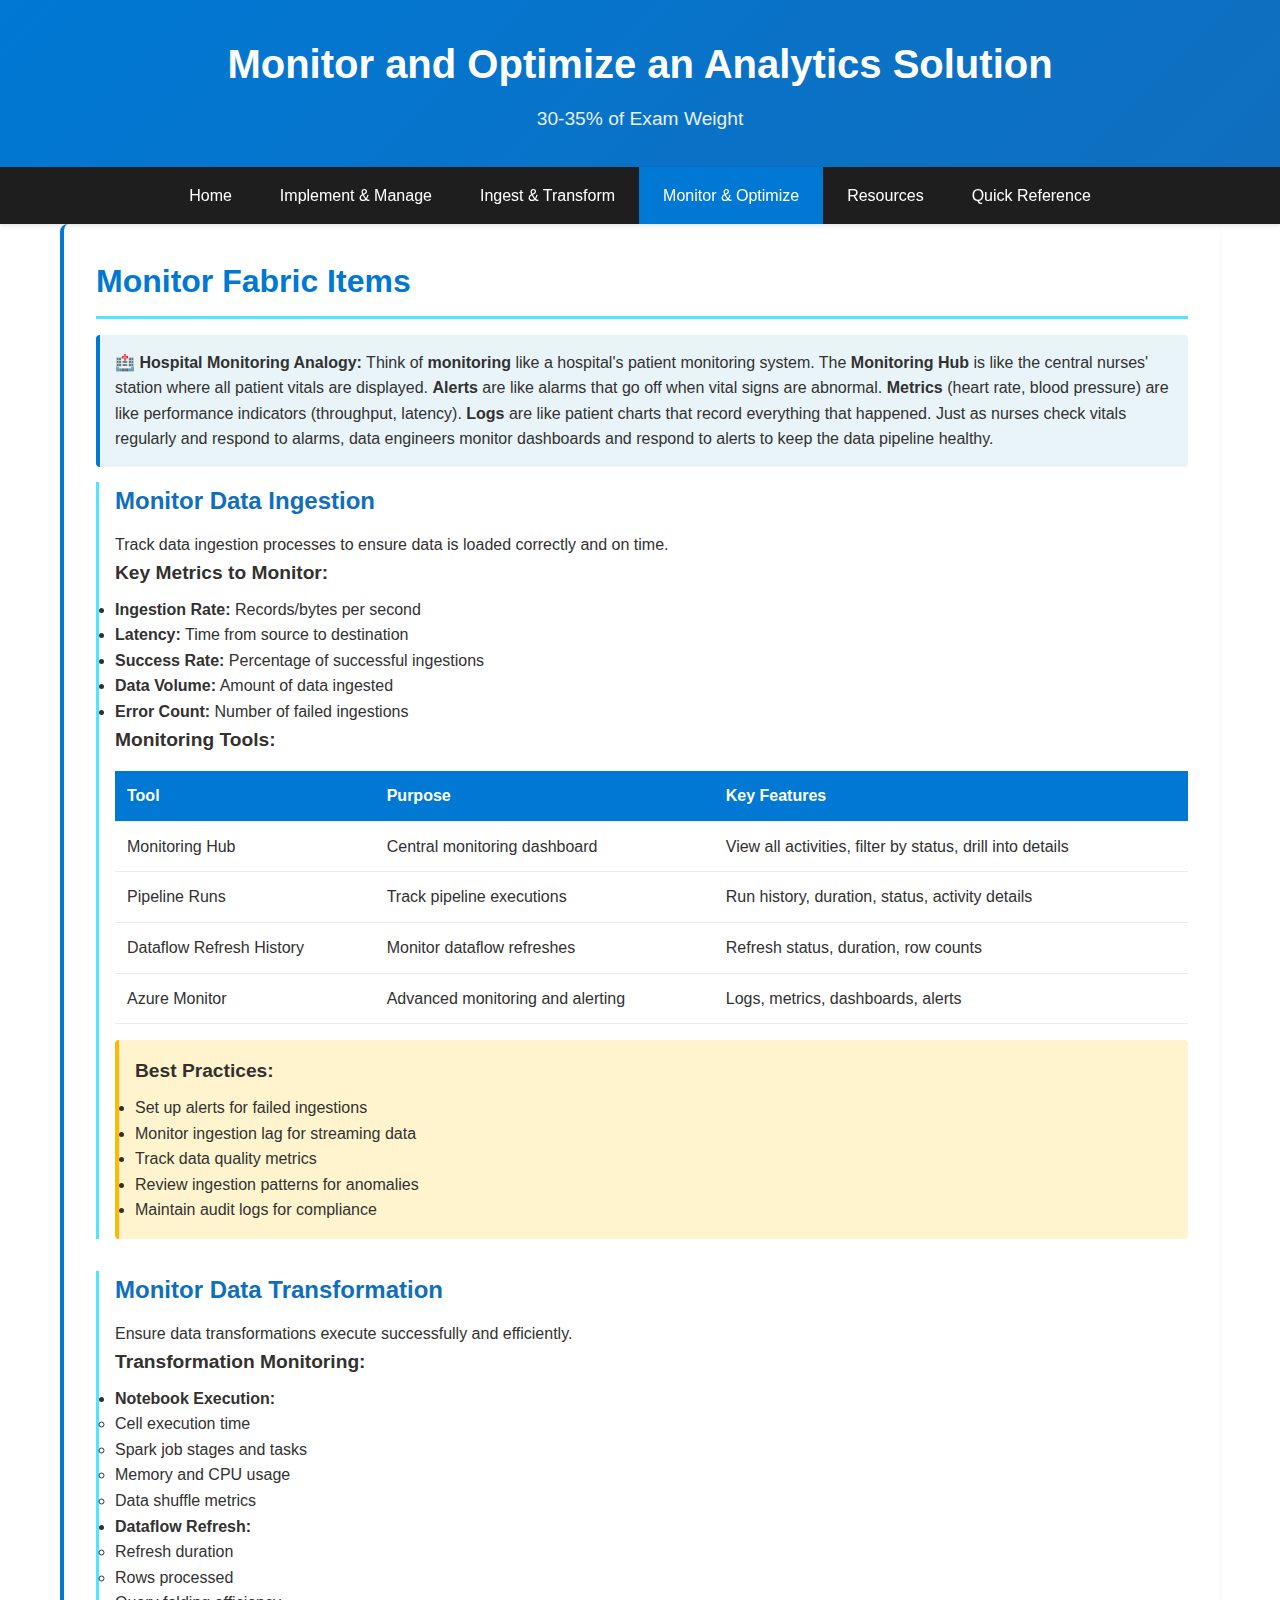
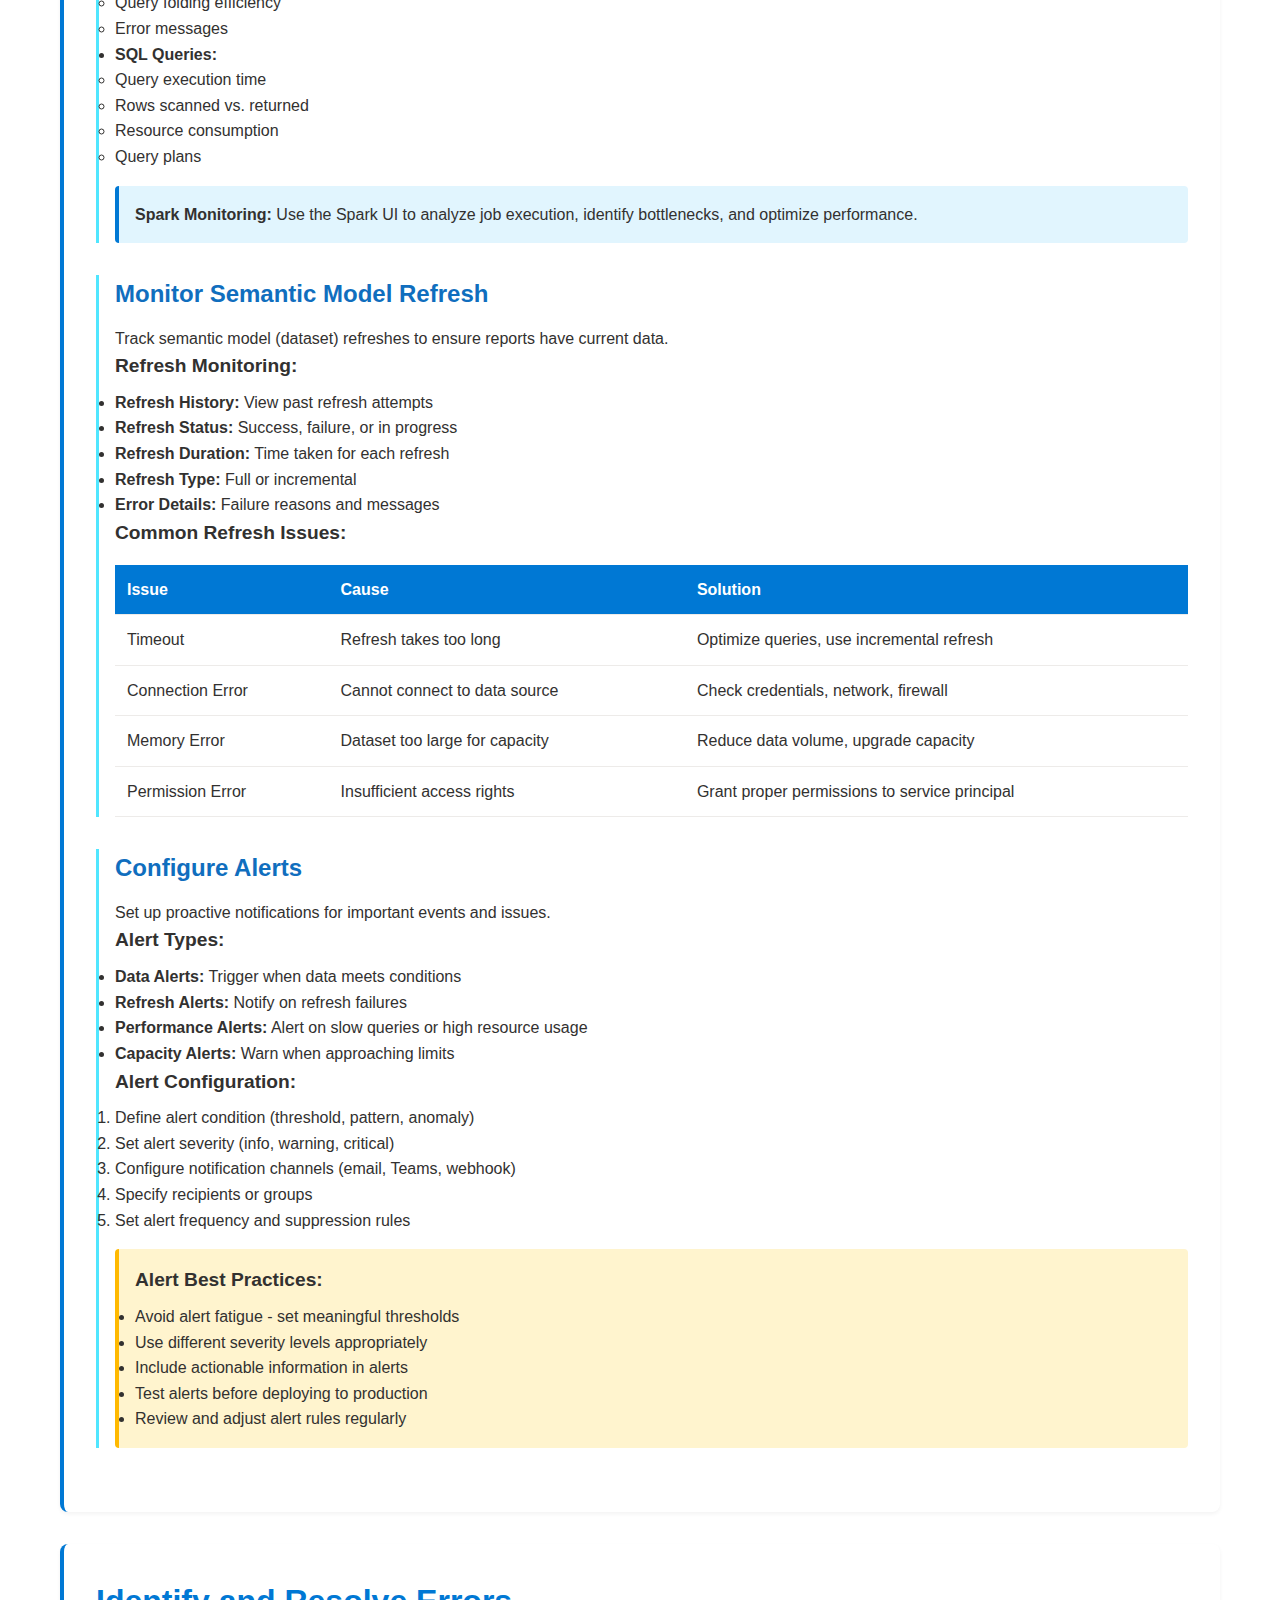
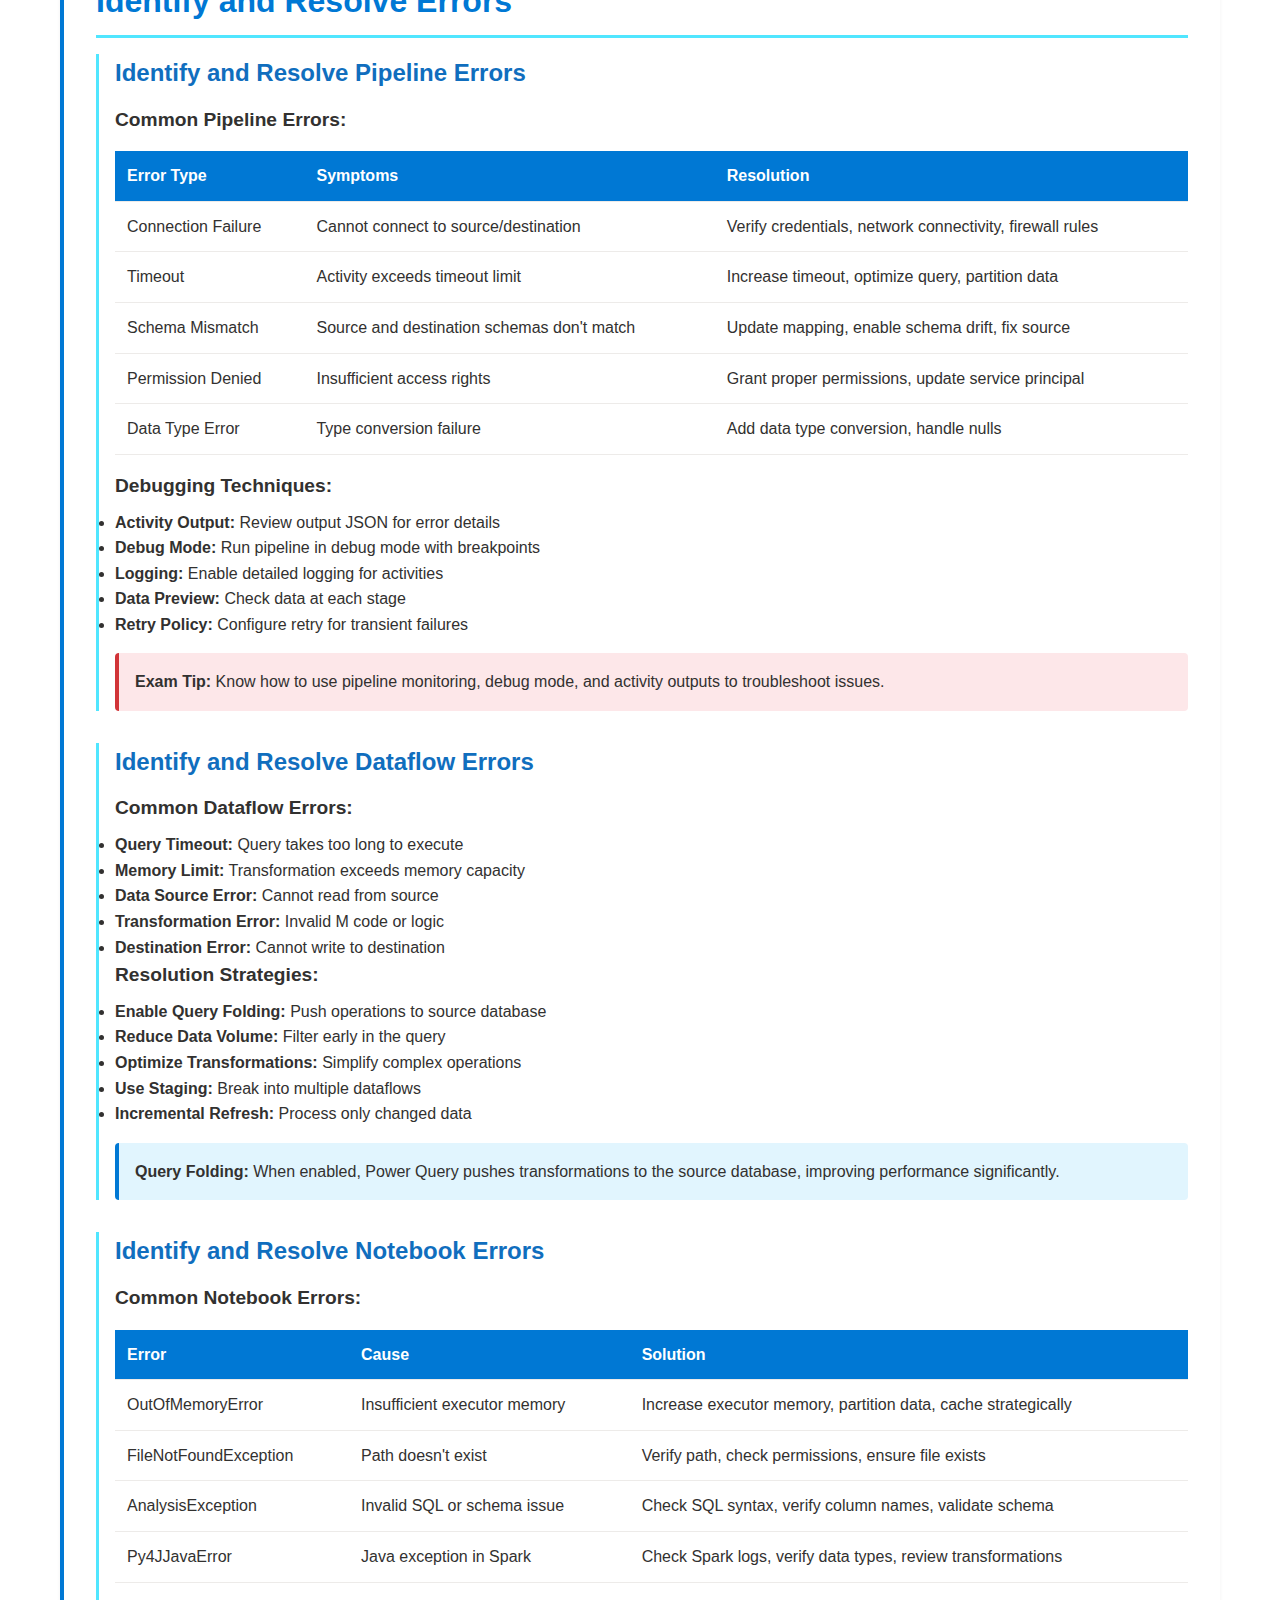
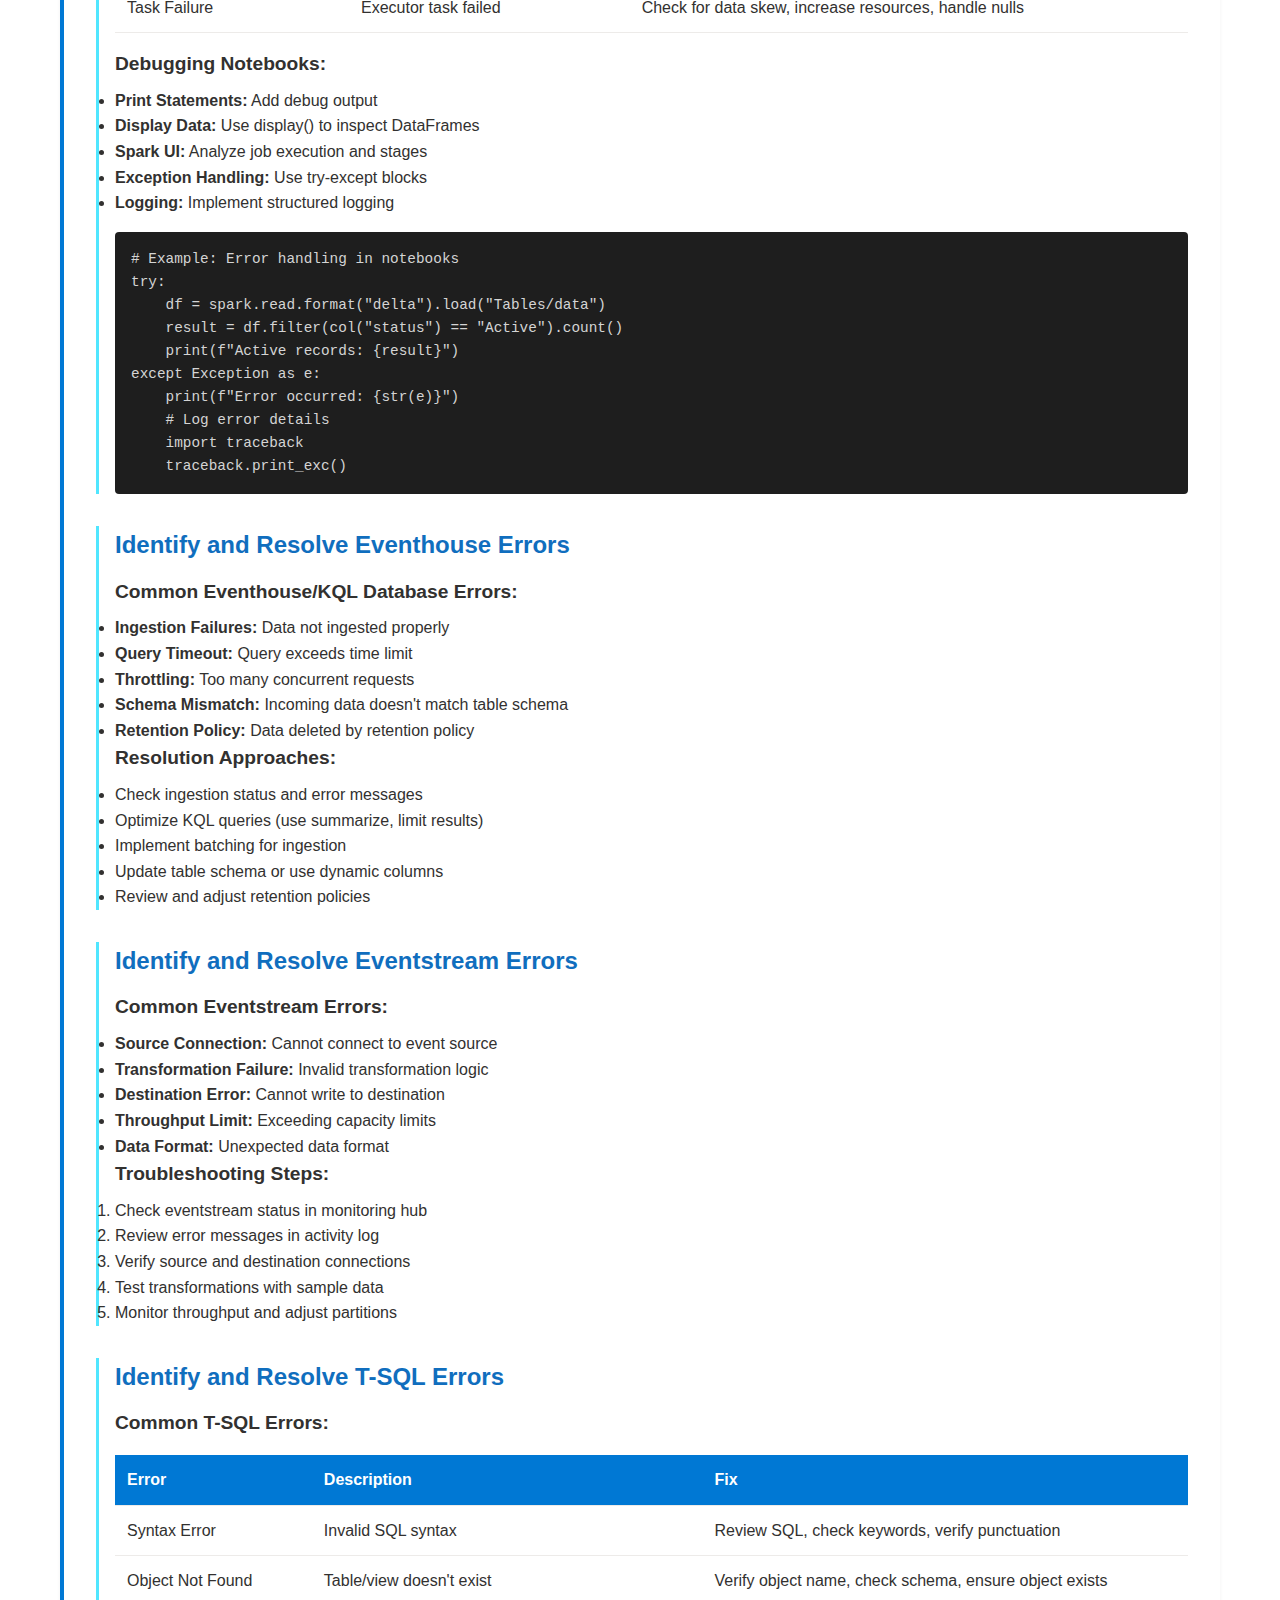
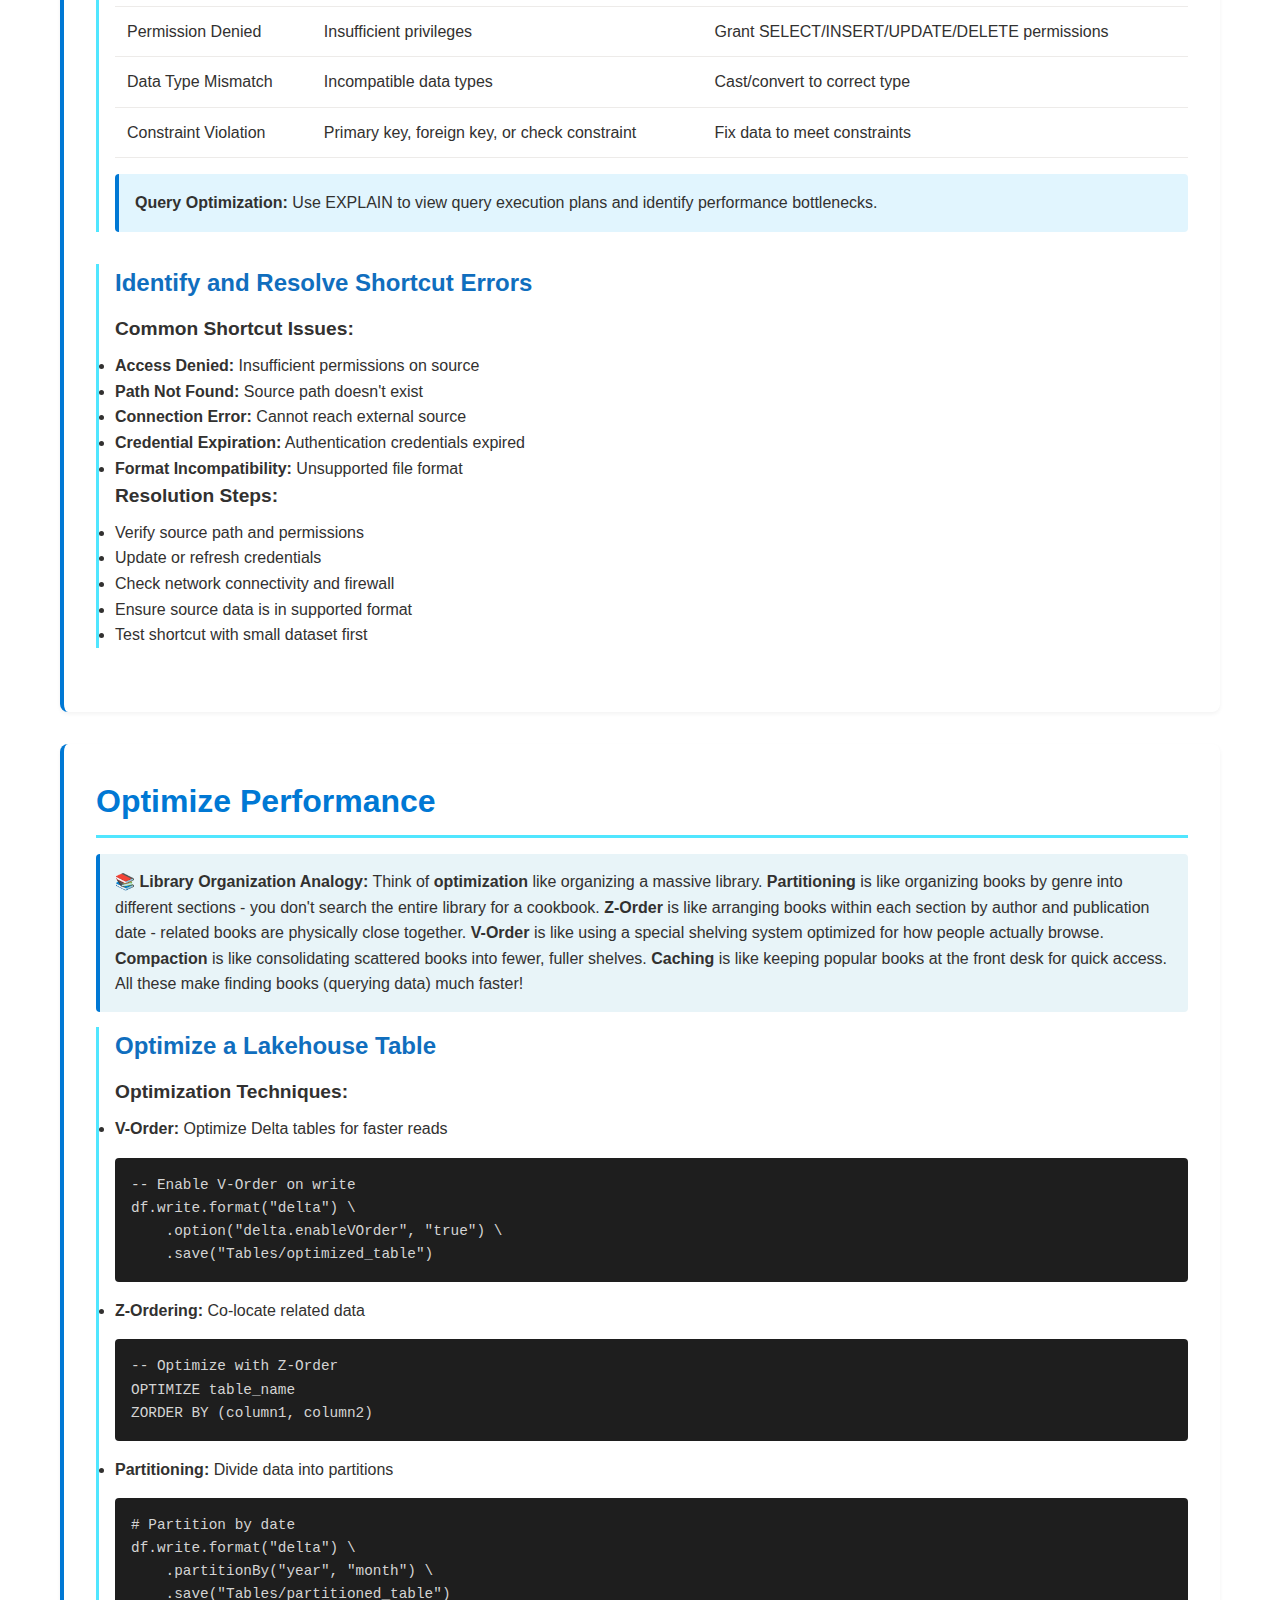
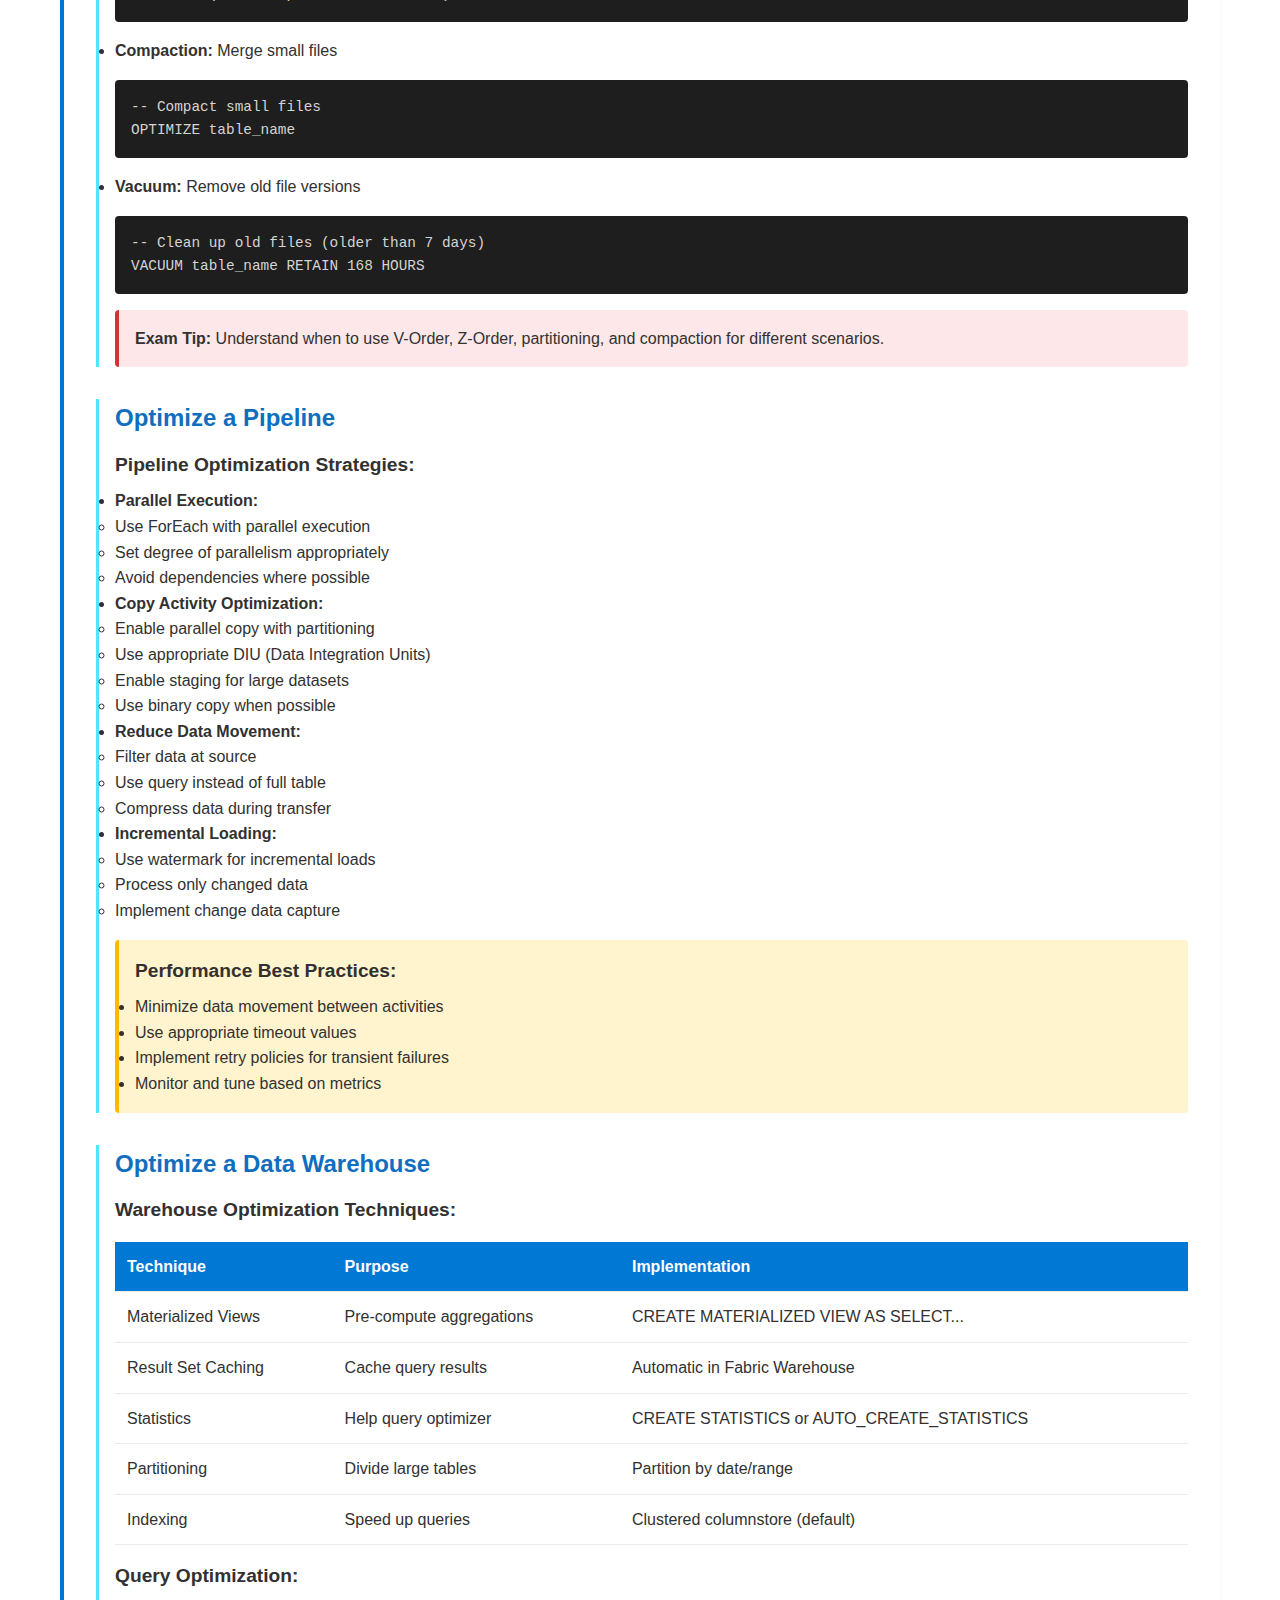
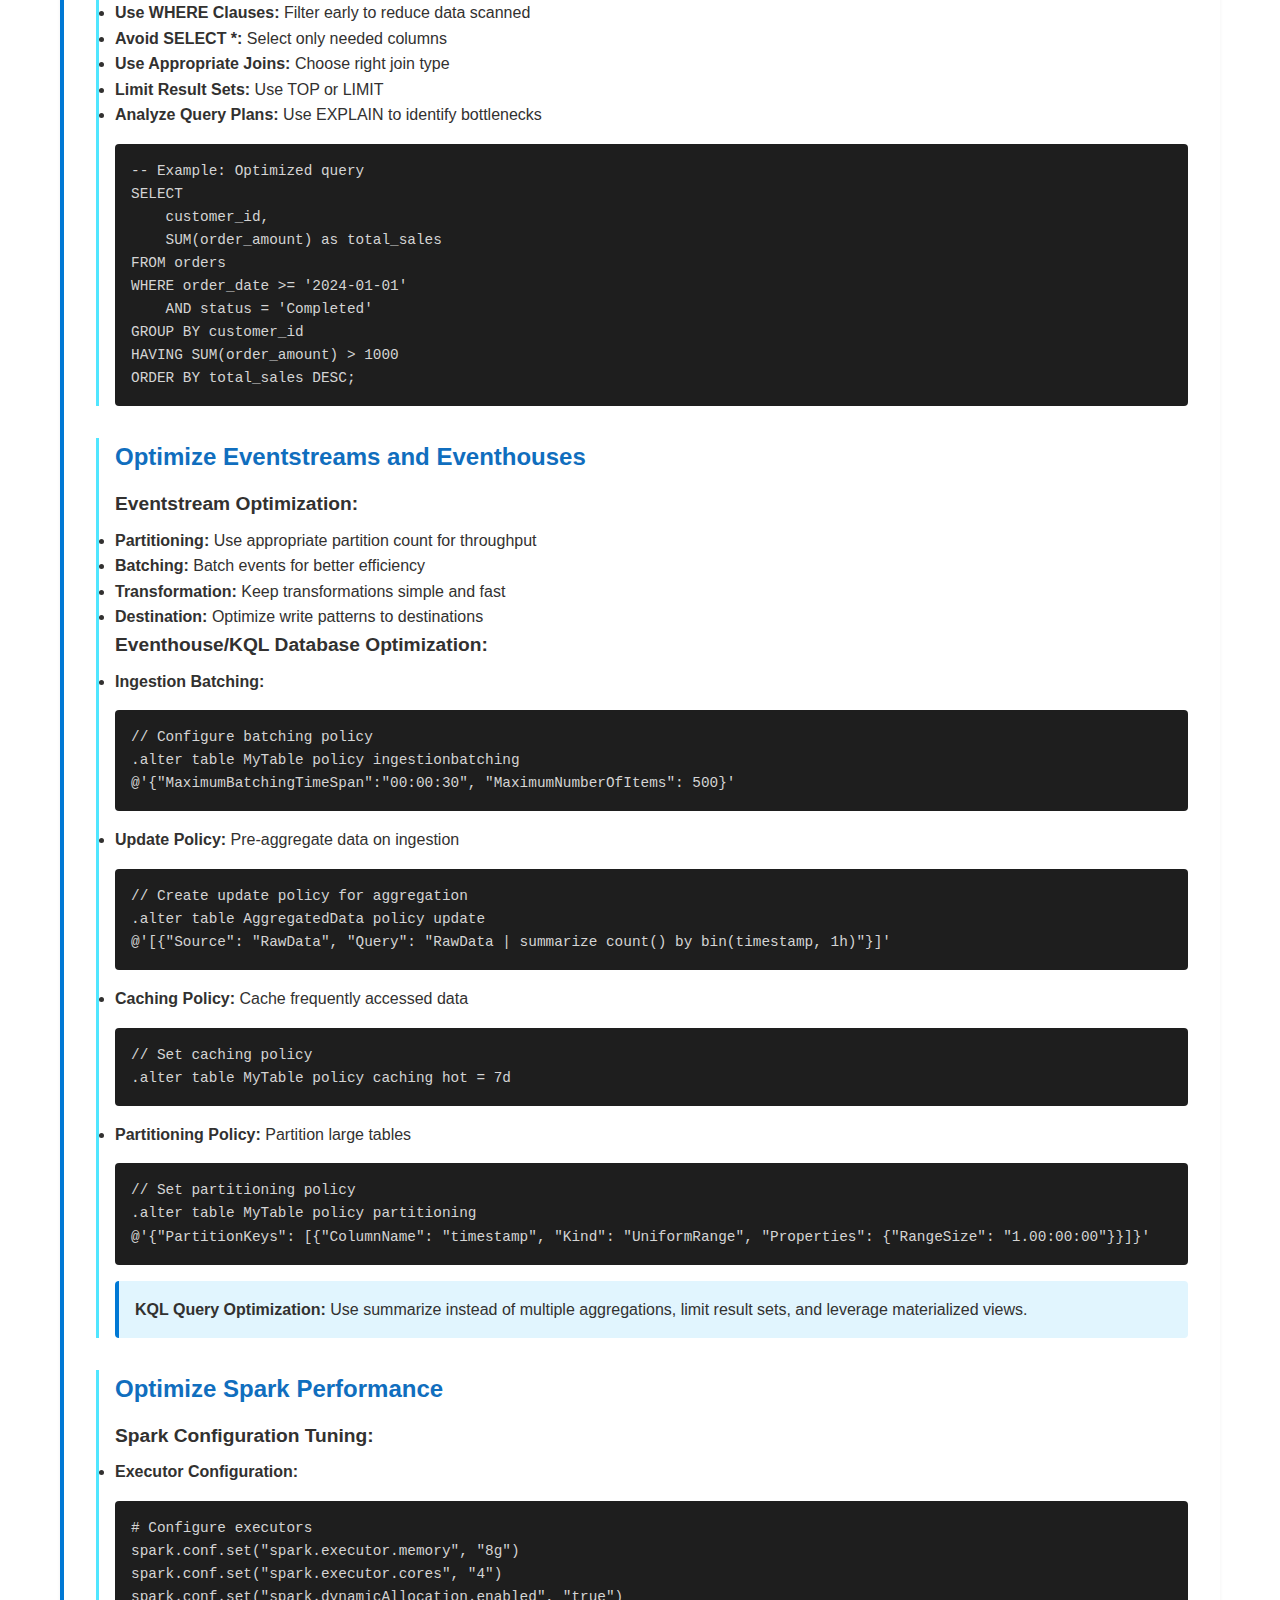
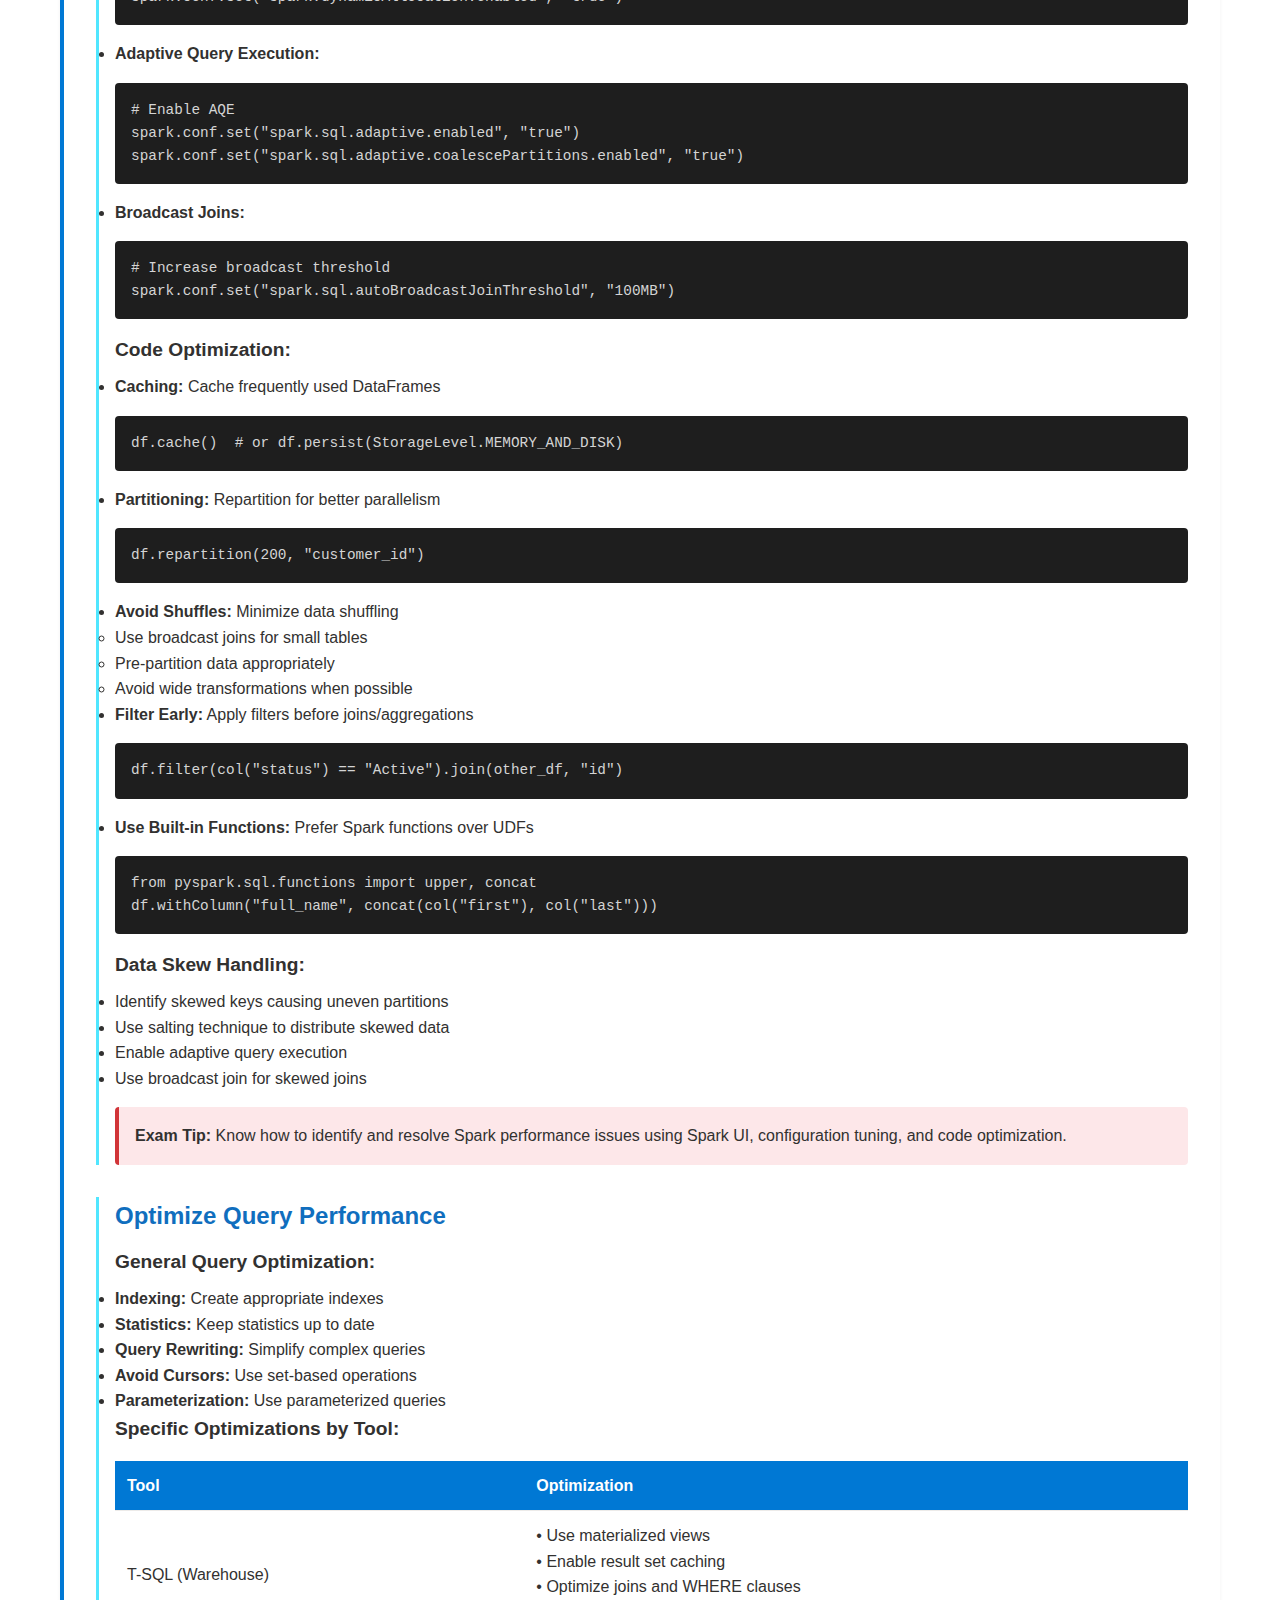
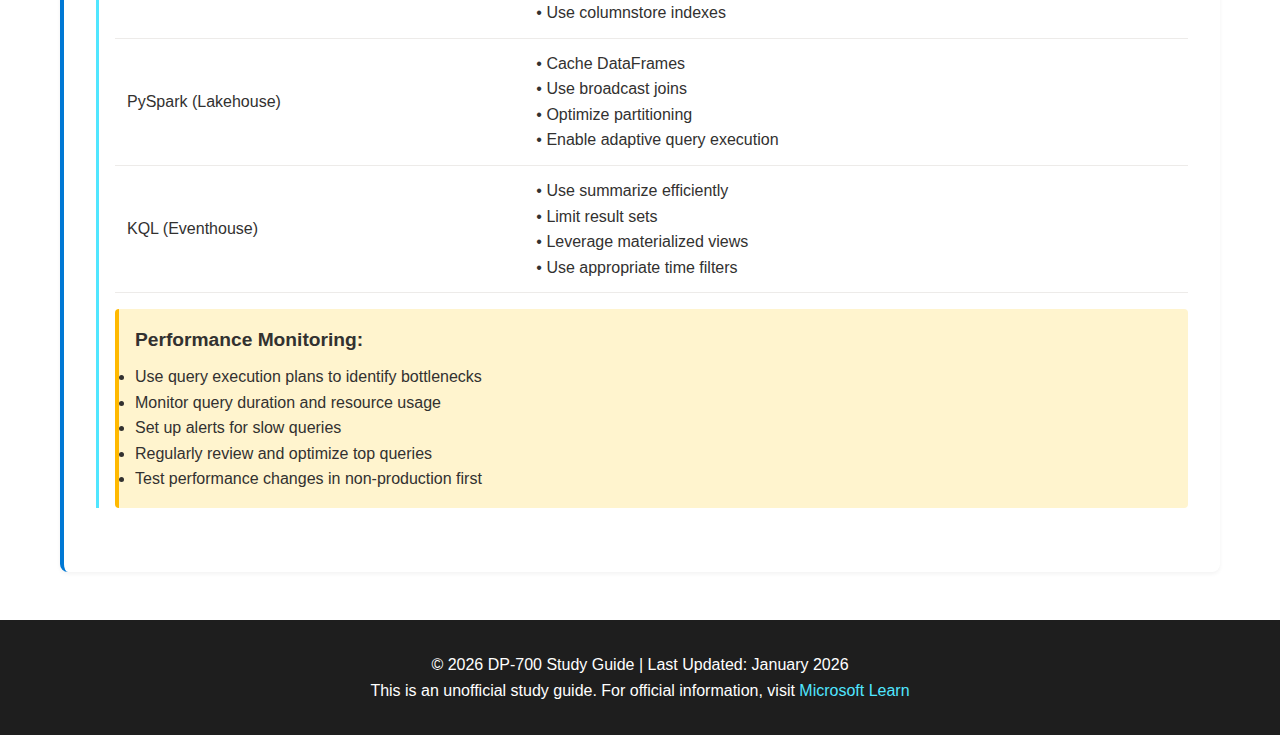
<file: monitor-optimize.html>
<!DOCTYPE html>
<html lang="en">
<head>
    <meta charset="UTF-8">
    <meta name="viewport" content="width=device-width, initial-scale=1.0, maximum-scale=5.0, user-scalable=yes">
    <meta name="description" content="DP-700 Study Guide - Monitor and Optimize Analytics Solution with Performance Tuning and Troubleshooting">
    <meta name="theme-color" content="#0078d4">
    <meta name="apple-mobile-web-app-capable" content="yes">
    <meta name="apple-mobile-web-app-status-bar-style" content="black-translucent">
    <title>Monitor & Optimize Analytics Solution - DP-700 Study Guide</title>
    <link rel="stylesheet" href="styles.css">
</head>
<body>
    <header>
        <div class="container">
            <h1>Monitor and Optimize an Analytics Solution</h1>
            <p class="subtitle">30-35% of Exam Weight</p>
        </div>
    </header>

    <nav class="main-nav">
        <div class="container">
            <ul>
                <li><a href="index.html">Home</a></li>
                <li><a href="implement-manage.html">Implement & Manage</a></li>
                <li><a href="ingest-transform.html">Ingest & Transform</a></li>
                <li><a href="monitor-optimize.html" class="active">Monitor & Optimize</a></li>
                <li><a href="resources.html">Resources</a></li>
                <li><a href="quick-reference.html">Quick Reference</a></li>
            </ul>
        </div>
    </nav>

    <main class="container">
        <section id="monitoring" class="content-section">
            <h2>Monitor Fabric Items</h2>

            <div class="note" style="background-color: #e8f4f8; border-left: 4px solid #0078d4; padding: 15px; margin: 15px 0;">
                <strong>🏥 Hospital Monitoring Analogy:</strong> Think of <strong>monitoring</strong> like a hospital's patient monitoring system. The <strong>Monitoring Hub</strong> is like the central nurses' station where all patient vitals are displayed. <strong>Alerts</strong> are like alarms that go off when vital signs are abnormal. <strong>Metrics</strong> (heart rate, blood pressure) are like performance indicators (throughput, latency). <strong>Logs</strong> are like patient charts that record everything that happened. Just as nurses check vitals regularly and respond to alarms, data engineers monitor dashboards and respond to alerts to keep the data pipeline healthy.
            </div>

            <div class="subsection">
                <h3>Monitor Data Ingestion</h3>
                <p>Track data ingestion processes to ensure data is loaded correctly and on time.</p>
                
                <h4>Key Metrics to Monitor:</h4>
                <ul>
                    <li><strong>Ingestion Rate:</strong> Records/bytes per second</li>
                    <li><strong>Latency:</strong> Time from source to destination</li>
                    <li><strong>Success Rate:</strong> Percentage of successful ingestions</li>
                    <li><strong>Data Volume:</strong> Amount of data ingested</li>
                    <li><strong>Error Count:</strong> Number of failed ingestions</li>
                </ul>

                <h4>Monitoring Tools:</h4>
                <table>
                    <tr>
                        <th>Tool</th>
                        <th>Purpose</th>
                        <th>Key Features</th>
                    </tr>
                    <tr>
                        <td>Monitoring Hub</td>
                        <td>Central monitoring dashboard</td>
                        <td>View all activities, filter by status, drill into details</td>
                    </tr>
                    <tr>
                        <td>Pipeline Runs</td>
                        <td>Track pipeline executions</td>
                        <td>Run history, duration, status, activity details</td>
                    </tr>
                    <tr>
                        <td>Dataflow Refresh History</td>
                        <td>Monitor dataflow refreshes</td>
                        <td>Refresh status, duration, row counts</td>
                    </tr>
                    <tr>
                        <td>Azure Monitor</td>
                        <td>Advanced monitoring and alerting</td>
                        <td>Logs, metrics, dashboards, alerts</td>
                    </tr>
                </table>

                <div class="key-points">
                    <h4>Best Practices:</h4>
                    <ul>
                        <li>Set up alerts for failed ingestions</li>
                        <li>Monitor ingestion lag for streaming data</li>
                        <li>Track data quality metrics</li>
                        <li>Review ingestion patterns for anomalies</li>
                        <li>Maintain audit logs for compliance</li>
                    </ul>
                </div>
            </div>

            <div class="subsection">
                <h3>Monitor Data Transformation</h3>
                <p>Ensure data transformations execute successfully and efficiently.</p>
                
                <h4>Transformation Monitoring:</h4>
                <ul>
                    <li><strong>Notebook Execution:</strong>
                        <ul>
                            <li>Cell execution time</li>
                            <li>Spark job stages and tasks</li>
                            <li>Memory and CPU usage</li>
                            <li>Data shuffle metrics</li>
                        </ul>
                    </li>
                    <li><strong>Dataflow Refresh:</strong>
                        <ul>
                            <li>Refresh duration</li>
                            <li>Rows processed</li>
                            <li>Query folding efficiency</li>
                            <li>Error messages</li>
                        </ul>
                    </li>
                    <li><strong>SQL Queries:</strong>
                        <ul>
                            <li>Query execution time</li>
                            <li>Rows scanned vs. returned</li>
                            <li>Resource consumption</li>
                            <li>Query plans</li>
                        </ul>
                    </li>
                </ul>

                <div class="note">
                    <strong>Spark Monitoring:</strong> Use the Spark UI to analyze job execution, identify bottlenecks, and optimize performance.
                </div>
            </div>

            <div class="subsection">
                <h3>Monitor Semantic Model Refresh</h3>
                <p>Track semantic model (dataset) refreshes to ensure reports have current data.</p>
                
                <h4>Refresh Monitoring:</h4>
                <ul>
                    <li><strong>Refresh History:</strong> View past refresh attempts</li>
                    <li><strong>Refresh Status:</strong> Success, failure, or in progress</li>
                    <li><strong>Refresh Duration:</strong> Time taken for each refresh</li>
                    <li><strong>Refresh Type:</strong> Full or incremental</li>
                    <li><strong>Error Details:</strong> Failure reasons and messages</li>
                </ul>

                <h4>Common Refresh Issues:</h4>
                <table>
                    <tr>
                        <th>Issue</th>
                        <th>Cause</th>
                        <th>Solution</th>
                    </tr>
                    <tr>
                        <td>Timeout</td>
                        <td>Refresh takes too long</td>
                        <td>Optimize queries, use incremental refresh</td>
                    </tr>
                    <tr>
                        <td>Connection Error</td>
                        <td>Cannot connect to data source</td>
                        <td>Check credentials, network, firewall</td>
                    </tr>
                    <tr>
                        <td>Memory Error</td>
                        <td>Dataset too large for capacity</td>
                        <td>Reduce data volume, upgrade capacity</td>
                    </tr>
                    <tr>
                        <td>Permission Error</td>
                        <td>Insufficient access rights</td>
                        <td>Grant proper permissions to service principal</td>
                    </tr>
                </table>
            </div>

            <div class="subsection">
                <h3>Configure Alerts</h3>
                <p>Set up proactive notifications for important events and issues.</p>
                
                <h4>Alert Types:</h4>
                <ul>
                    <li><strong>Data Alerts:</strong> Trigger when data meets conditions</li>
                    <li><strong>Refresh Alerts:</strong> Notify on refresh failures</li>
                    <li><strong>Performance Alerts:</strong> Alert on slow queries or high resource usage</li>
                    <li><strong>Capacity Alerts:</strong> Warn when approaching limits</li>
                </ul>

                <h4>Alert Configuration:</h4>
                <ol>
                    <li>Define alert condition (threshold, pattern, anomaly)</li>
                    <li>Set alert severity (info, warning, critical)</li>
                    <li>Configure notification channels (email, Teams, webhook)</li>
                    <li>Specify recipients or groups</li>
                    <li>Set alert frequency and suppression rules</li>
                </ol>

                <div class="key-points">
                    <h4>Alert Best Practices:</h4>
                    <ul>
                        <li>Avoid alert fatigue - set meaningful thresholds</li>
                        <li>Use different severity levels appropriately</li>
                        <li>Include actionable information in alerts</li>
                        <li>Test alerts before deploying to production</li>
                        <li>Review and adjust alert rules regularly</li>
                    </ul>
                </div>
            </div>
        </section>

        <section id="errors" class="content-section">
            <h2>Identify and Resolve Errors</h2>

            <div class="subsection">
                <h3>Identify and Resolve Pipeline Errors</h3>

                <h4>Common Pipeline Errors:</h4>
                <table>
                    <tr>
                        <th>Error Type</th>
                        <th>Symptoms</th>
                        <th>Resolution</th>
                    </tr>
                    <tr>
                        <td>Connection Failure</td>
                        <td>Cannot connect to source/destination</td>
                        <td>Verify credentials, network connectivity, firewall rules</td>
                    </tr>
                    <tr>
                        <td>Timeout</td>
                        <td>Activity exceeds timeout limit</td>
                        <td>Increase timeout, optimize query, partition data</td>
                    </tr>
                    <tr>
                        <td>Schema Mismatch</td>
                        <td>Source and destination schemas don't match</td>
                        <td>Update mapping, enable schema drift, fix source</td>
                    </tr>
                    <tr>
                        <td>Permission Denied</td>
                        <td>Insufficient access rights</td>
                        <td>Grant proper permissions, update service principal</td>
                    </tr>
                    <tr>
                        <td>Data Type Error</td>
                        <td>Type conversion failure</td>
                        <td>Add data type conversion, handle nulls</td>
                    </tr>
                </table>

                <h4>Debugging Techniques:</h4>
                <ul>
                    <li><strong>Activity Output:</strong> Review output JSON for error details</li>
                    <li><strong>Debug Mode:</strong> Run pipeline in debug mode with breakpoints</li>
                    <li><strong>Logging:</strong> Enable detailed logging for activities</li>
                    <li><strong>Data Preview:</strong> Check data at each stage</li>
                    <li><strong>Retry Policy:</strong> Configure retry for transient failures</li>
                </ul>

                <div class="important">
                    <strong>Exam Tip:</strong> Know how to use pipeline monitoring, debug mode, and activity outputs to troubleshoot issues.
                </div>
            </div>

            <div class="subsection">
                <h3>Identify and Resolve Dataflow Errors</h3>

                <h4>Common Dataflow Errors:</h4>
                <ul>
                    <li><strong>Query Timeout:</strong> Query takes too long to execute</li>
                    <li><strong>Memory Limit:</strong> Transformation exceeds memory capacity</li>
                    <li><strong>Data Source Error:</strong> Cannot read from source</li>
                    <li><strong>Transformation Error:</strong> Invalid M code or logic</li>
                    <li><strong>Destination Error:</strong> Cannot write to destination</li>
                </ul>

                <h4>Resolution Strategies:</h4>
                <ul>
                    <li><strong>Enable Query Folding:</strong> Push operations to source database</li>
                    <li><strong>Reduce Data Volume:</strong> Filter early in the query</li>
                    <li><strong>Optimize Transformations:</strong> Simplify complex operations</li>
                    <li><strong>Use Staging:</strong> Break into multiple dataflows</li>
                    <li><strong>Incremental Refresh:</strong> Process only changed data</li>
                </ul>

                <div class="note">
                    <strong>Query Folding:</strong> When enabled, Power Query pushes transformations to the source database, improving performance significantly.
                </div>
            </div>

            <div class="subsection">
                <h3>Identify and Resolve Notebook Errors</h3>

                <h4>Common Notebook Errors:</h4>
                <table>
                    <tr>
                        <th>Error</th>
                        <th>Cause</th>
                        <th>Solution</th>
                    </tr>
                    <tr>
                        <td>OutOfMemoryError</td>
                        <td>Insufficient executor memory</td>
                        <td>Increase executor memory, partition data, cache strategically</td>
                    </tr>
                    <tr>
                        <td>FileNotFoundException</td>
                        <td>Path doesn't exist</td>
                        <td>Verify path, check permissions, ensure file exists</td>
                    </tr>
                    <tr>
                        <td>AnalysisException</td>
                        <td>Invalid SQL or schema issue</td>
                        <td>Check SQL syntax, verify column names, validate schema</td>
                    </tr>
                    <tr>
                        <td>Py4JJavaError</td>
                        <td>Java exception in Spark</td>
                        <td>Check Spark logs, verify data types, review transformations</td>
                    </tr>
                    <tr>
                        <td>Task Failure</td>
                        <td>Executor task failed</td>
                        <td>Check for data skew, increase resources, handle nulls</td>
                    </tr>
                </table>

                <h4>Debugging Notebooks:</h4>
                <ul>
                    <li><strong>Print Statements:</strong> Add debug output</li>
                    <li><strong>Display Data:</strong> Use display() to inspect DataFrames</li>
                    <li><strong>Spark UI:</strong> Analyze job execution and stages</li>
                    <li><strong>Exception Handling:</strong> Use try-except blocks</li>
                    <li><strong>Logging:</strong> Implement structured logging</li>
                </ul>

                <pre><code># Example: Error handling in notebooks
try:
    df = spark.read.format("delta").load("Tables/data")
    result = df.filter(col("status") == "Active").count()
    print(f"Active records: {result}")
except Exception as e:
    print(f"Error occurred: {str(e)}")
    # Log error details
    import traceback
    traceback.print_exc()</code></pre>
            </div>

            <div class="subsection">
                <h3>Identify and Resolve Eventhouse Errors</h3>

                <h4>Common Eventhouse/KQL Database Errors:</h4>
                <ul>
                    <li><strong>Ingestion Failures:</strong> Data not ingested properly</li>
                    <li><strong>Query Timeout:</strong> Query exceeds time limit</li>
                    <li><strong>Throttling:</strong> Too many concurrent requests</li>
                    <li><strong>Schema Mismatch:</strong> Incoming data doesn't match table schema</li>
                    <li><strong>Retention Policy:</strong> Data deleted by retention policy</li>
                </ul>

                <h4>Resolution Approaches:</h4>
                <ul>
                    <li>Check ingestion status and error messages</li>
                    <li>Optimize KQL queries (use summarize, limit results)</li>
                    <li>Implement batching for ingestion</li>
                    <li>Update table schema or use dynamic columns</li>
                    <li>Review and adjust retention policies</li>
                </ul>
            </div>

            <div class="subsection">
                <h3>Identify and Resolve Eventstream Errors</h3>

                <h4>Common Eventstream Errors:</h4>
                <ul>
                    <li><strong>Source Connection:</strong> Cannot connect to event source</li>
                    <li><strong>Transformation Failure:</strong> Invalid transformation logic</li>
                    <li><strong>Destination Error:</strong> Cannot write to destination</li>
                    <li><strong>Throughput Limit:</strong> Exceeding capacity limits</li>
                    <li><strong>Data Format:</strong> Unexpected data format</li>
                </ul>

                <h4>Troubleshooting Steps:</h4>
                <ol>
                    <li>Check eventstream status in monitoring hub</li>
                    <li>Review error messages in activity log</li>
                    <li>Verify source and destination connections</li>
                    <li>Test transformations with sample data</li>
                    <li>Monitor throughput and adjust partitions</li>
                </ol>
            </div>

            <div class="subsection">
                <h3>Identify and Resolve T-SQL Errors</h3>

                <h4>Common T-SQL Errors:</h4>
                <table>
                    <tr>
                        <th>Error</th>
                        <th>Description</th>
                        <th>Fix</th>
                    </tr>
                    <tr>
                        <td>Syntax Error</td>
                        <td>Invalid SQL syntax</td>
                        <td>Review SQL, check keywords, verify punctuation</td>
                    </tr>
                    <tr>
                        <td>Object Not Found</td>
                        <td>Table/view doesn't exist</td>
                        <td>Verify object name, check schema, ensure object exists</td>
                    </tr>
                    <tr>
                        <td>Permission Denied</td>
                        <td>Insufficient privileges</td>
                        <td>Grant SELECT/INSERT/UPDATE/DELETE permissions</td>
                    </tr>
                    <tr>
                        <td>Data Type Mismatch</td>
                        <td>Incompatible data types</td>
                        <td>Cast/convert to correct type</td>
                    </tr>
                    <tr>
                        <td>Constraint Violation</td>
                        <td>Primary key, foreign key, or check constraint</td>
                        <td>Fix data to meet constraints</td>
                    </tr>
                </table>

                <div class="note">
                    <strong>Query Optimization:</strong> Use EXPLAIN to view query execution plans and identify performance bottlenecks.
                </div>
            </div>

            <div class="subsection">
                <h3>Identify and Resolve Shortcut Errors</h3>

                <h4>Common Shortcut Issues:</h4>
                <ul>
                    <li><strong>Access Denied:</strong> Insufficient permissions on source</li>
                    <li><strong>Path Not Found:</strong> Source path doesn't exist</li>
                    <li><strong>Connection Error:</strong> Cannot reach external source</li>
                    <li><strong>Credential Expiration:</strong> Authentication credentials expired</li>
                    <li><strong>Format Incompatibility:</strong> Unsupported file format</li>
                </ul>

                <h4>Resolution Steps:</h4>
                <ul>
                    <li>Verify source path and permissions</li>
                    <li>Update or refresh credentials</li>
                    <li>Check network connectivity and firewall</li>
                    <li>Ensure source data is in supported format</li>
                    <li>Test shortcut with small dataset first</li>
                </ul>
            </div>
        </section>

        <section id="performance" class="content-section">
            <h2>Optimize Performance</h2>

            <div class="note" style="background-color: #e8f4f8; border-left: 4px solid #0078d4; padding: 15px; margin: 15px 0;">
                <strong>📚 Library Organization Analogy:</strong> Think of <strong>optimization</strong> like organizing a massive library. <strong>Partitioning</strong> is like organizing books by genre into different sections - you don't search the entire library for a cookbook. <strong>Z-Order</strong> is like arranging books within each section by author and publication date - related books are physically close together. <strong>V-Order</strong> is like using a special shelving system optimized for how people actually browse. <strong>Compaction</strong> is like consolidating scattered books into fewer, fuller shelves. <strong>Caching</strong> is like keeping popular books at the front desk for quick access. All these make finding books (querying data) much faster!
            </div>

            <div class="subsection">
                <h3>Optimize a Lakehouse Table</h3>

                <h4>Optimization Techniques:</h4>
                <ul>
                    <li><strong>V-Order:</strong> Optimize Delta tables for faster reads
                        <pre><code>-- Enable V-Order on write
df.write.format("delta") \
    .option("delta.enableVOrder", "true") \
    .save("Tables/optimized_table")</code></pre>
                    </li>
                    <li><strong>Z-Ordering:</strong> Co-locate related data
                        <pre><code>-- Optimize with Z-Order
OPTIMIZE table_name
ZORDER BY (column1, column2)</code></pre>
                    </li>
                    <li><strong>Partitioning:</strong> Divide data into partitions
                        <pre><code># Partition by date
df.write.format("delta") \
    .partitionBy("year", "month") \
    .save("Tables/partitioned_table")</code></pre>
                    </li>
                    <li><strong>Compaction:</strong> Merge small files
                        <pre><code>-- Compact small files
OPTIMIZE table_name</code></pre>
                    </li>
                    <li><strong>Vacuum:</strong> Remove old file versions
                        <pre><code>-- Clean up old files (older than 7 days)
VACUUM table_name RETAIN 168 HOURS</code></pre>
                    </li>
                </ul>

                <div class="important">
                    <strong>Exam Tip:</strong> Understand when to use V-Order, Z-Order, partitioning, and compaction for different scenarios.
                </div>
            </div>

            <div class="subsection">
                <h3>Optimize a Pipeline</h3>

                <h4>Pipeline Optimization Strategies:</h4>
                <ul>
                    <li><strong>Parallel Execution:</strong>
                        <ul>
                            <li>Use ForEach with parallel execution</li>
                            <li>Set degree of parallelism appropriately</li>
                            <li>Avoid dependencies where possible</li>
                        </ul>
                    </li>
                    <li><strong>Copy Activity Optimization:</strong>
                        <ul>
                            <li>Enable parallel copy with partitioning</li>
                            <li>Use appropriate DIU (Data Integration Units)</li>
                            <li>Enable staging for large datasets</li>
                            <li>Use binary copy when possible</li>
                        </ul>
                    </li>
                    <li><strong>Reduce Data Movement:</strong>
                        <ul>
                            <li>Filter data at source</li>
                            <li>Use query instead of full table</li>
                            <li>Compress data during transfer</li>
                        </ul>
                    </li>
                    <li><strong>Incremental Loading:</strong>
                        <ul>
                            <li>Use watermark for incremental loads</li>
                            <li>Process only changed data</li>
                            <li>Implement change data capture</li>
                        </ul>
                    </li>
                </ul>

                <div class="key-points">
                    <h4>Performance Best Practices:</h4>
                    <ul>
                        <li>Minimize data movement between activities</li>
                        <li>Use appropriate timeout values</li>
                        <li>Implement retry policies for transient failures</li>
                        <li>Monitor and tune based on metrics</li>
                    </ul>
                </div>
            </div>

            <div class="subsection">
                <h3>Optimize a Data Warehouse</h3>

                <h4>Warehouse Optimization Techniques:</h4>
                <table>
                    <tr>
                        <th>Technique</th>
                        <th>Purpose</th>
                        <th>Implementation</th>
                    </tr>
                    <tr>
                        <td>Materialized Views</td>
                        <td>Pre-compute aggregations</td>
                        <td>CREATE MATERIALIZED VIEW AS SELECT...</td>
                    </tr>
                    <tr>
                        <td>Result Set Caching</td>
                        <td>Cache query results</td>
                        <td>Automatic in Fabric Warehouse</td>
                    </tr>
                    <tr>
                        <td>Statistics</td>
                        <td>Help query optimizer</td>
                        <td>CREATE STATISTICS or AUTO_CREATE_STATISTICS</td>
                    </tr>
                    <tr>
                        <td>Partitioning</td>
                        <td>Divide large tables</td>
                        <td>Partition by date/range</td>
                    </tr>
                    <tr>
                        <td>Indexing</td>
                        <td>Speed up queries</td>
                        <td>Clustered columnstore (default)</td>
                    </tr>
                </table>

                <h4>Query Optimization:</h4>
                <ul>
                    <li><strong>Use WHERE Clauses:</strong> Filter early to reduce data scanned</li>
                    <li><strong>Avoid SELECT *:</strong> Select only needed columns</li>
                    <li><strong>Use Appropriate Joins:</strong> Choose right join type</li>
                    <li><strong>Limit Result Sets:</strong> Use TOP or LIMIT</li>
                    <li><strong>Analyze Query Plans:</strong> Use EXPLAIN to identify bottlenecks</li>
                </ul>

                <pre><code>-- Example: Optimized query
SELECT
    customer_id,
    SUM(order_amount) as total_sales
FROM orders
WHERE order_date >= '2024-01-01'
    AND status = 'Completed'
GROUP BY customer_id
HAVING SUM(order_amount) > 1000
ORDER BY total_sales DESC;</code></pre>
            </div>

            <div class="subsection">
                <h3>Optimize Eventstreams and Eventhouses</h3>

                <h4>Eventstream Optimization:</h4>
                <ul>
                    <li><strong>Partitioning:</strong> Use appropriate partition count for throughput</li>
                    <li><strong>Batching:</strong> Batch events for better efficiency</li>
                    <li><strong>Transformation:</strong> Keep transformations simple and fast</li>
                    <li><strong>Destination:</strong> Optimize write patterns to destinations</li>
                </ul>

                <h4>Eventhouse/KQL Database Optimization:</h4>
                <ul>
                    <li><strong>Ingestion Batching:</strong>
                        <pre><code>// Configure batching policy
.alter table MyTable policy ingestionbatching
@'{"MaximumBatchingTimeSpan":"00:00:30", "MaximumNumberOfItems": 500}'</code></pre>
                    </li>
                    <li><strong>Update Policy:</strong> Pre-aggregate data on ingestion
                        <pre><code>// Create update policy for aggregation
.alter table AggregatedData policy update
@'[{"Source": "RawData", "Query": "RawData | summarize count() by bin(timestamp, 1h)"}]'</code></pre>
                    </li>
                    <li><strong>Caching Policy:</strong> Cache frequently accessed data
                        <pre><code>// Set caching policy
.alter table MyTable policy caching hot = 7d</code></pre>
                    </li>
                    <li><strong>Partitioning Policy:</strong> Partition large tables
                        <pre><code>// Set partitioning policy
.alter table MyTable policy partitioning
@'{"PartitionKeys": [{"ColumnName": "timestamp", "Kind": "UniformRange", "Properties": {"RangeSize": "1.00:00:00"}}]}'</code></pre>
                    </li>
                </ul>

                <div class="note">
                    <strong>KQL Query Optimization:</strong> Use summarize instead of multiple aggregations, limit result sets, and leverage materialized views.
                </div>
            </div>

            <div class="subsection">
                <h3>Optimize Spark Performance</h3>

                <h4>Spark Configuration Tuning:</h4>
                <ul>
                    <li><strong>Executor Configuration:</strong>
                        <pre><code># Configure executors
spark.conf.set("spark.executor.memory", "8g")
spark.conf.set("spark.executor.cores", "4")
spark.conf.set("spark.dynamicAllocation.enabled", "true")</code></pre>
                    </li>
                    <li><strong>Adaptive Query Execution:</strong>
                        <pre><code># Enable AQE
spark.conf.set("spark.sql.adaptive.enabled", "true")
spark.conf.set("spark.sql.adaptive.coalescePartitions.enabled", "true")</code></pre>
                    </li>
                    <li><strong>Broadcast Joins:</strong>
                        <pre><code># Increase broadcast threshold
spark.conf.set("spark.sql.autoBroadcastJoinThreshold", "100MB")</code></pre>
                    </li>
                </ul>

                <h4>Code Optimization:</h4>
                <ul>
                    <li><strong>Caching:</strong> Cache frequently used DataFrames
                        <pre><code>df.cache()  # or df.persist(StorageLevel.MEMORY_AND_DISK)</code></pre>
                    </li>
                    <li><strong>Partitioning:</strong> Repartition for better parallelism
                        <pre><code>df.repartition(200, "customer_id")</code></pre>
                    </li>
                    <li><strong>Avoid Shuffles:</strong> Minimize data shuffling
                        <ul>
                            <li>Use broadcast joins for small tables</li>
                            <li>Pre-partition data appropriately</li>
                            <li>Avoid wide transformations when possible</li>
                        </ul>
                    </li>
                    <li><strong>Filter Early:</strong> Apply filters before joins/aggregations
                        <pre><code>df.filter(col("status") == "Active").join(other_df, "id")</code></pre>
                    </li>
                    <li><strong>Use Built-in Functions:</strong> Prefer Spark functions over UDFs
                        <pre><code>from pyspark.sql.functions import upper, concat
df.withColumn("full_name", concat(col("first"), col("last")))</code></pre>
                    </li>
                </ul>

                <h4>Data Skew Handling:</h4>
                <ul>
                    <li>Identify skewed keys causing uneven partitions</li>
                    <li>Use salting technique to distribute skewed data</li>
                    <li>Enable adaptive query execution</li>
                    <li>Use broadcast join for skewed joins</li>
                </ul>

                <div class="important">
                    <strong>Exam Tip:</strong> Know how to identify and resolve Spark performance issues using Spark UI, configuration tuning, and code optimization.
                </div>
            </div>

            <div class="subsection">
                <h3>Optimize Query Performance</h3>

                <h4>General Query Optimization:</h4>
                <ul>
                    <li><strong>Indexing:</strong> Create appropriate indexes</li>
                    <li><strong>Statistics:</strong> Keep statistics up to date</li>
                    <li><strong>Query Rewriting:</strong> Simplify complex queries</li>
                    <li><strong>Avoid Cursors:</strong> Use set-based operations</li>
                    <li><strong>Parameterization:</strong> Use parameterized queries</li>
                </ul>

                <h4>Specific Optimizations by Tool:</h4>
                <table>
                    <tr>
                        <th>Tool</th>
                        <th>Optimization</th>
                    </tr>
                    <tr>
                        <td>T-SQL (Warehouse)</td>
                        <td>
                            • Use materialized views<br>
                            • Enable result set caching<br>
                            • Optimize joins and WHERE clauses<br>
                            • Use columnstore indexes
                        </td>
                    </tr>
                    <tr>
                        <td>PySpark (Lakehouse)</td>
                        <td>
                            • Cache DataFrames<br>
                            • Use broadcast joins<br>
                            • Optimize partitioning<br>
                            • Enable adaptive query execution
                        </td>
                    </tr>
                    <tr>
                        <td>KQL (Eventhouse)</td>
                        <td>
                            • Use summarize efficiently<br>
                            • Limit result sets<br>
                            • Leverage materialized views<br>
                            • Use appropriate time filters
                        </td>
                    </tr>
                </table>

                <div class="key-points">
                    <h4>Performance Monitoring:</h4>
                    <ul>
                        <li>Use query execution plans to identify bottlenecks</li>
                        <li>Monitor query duration and resource usage</li>
                        <li>Set up alerts for slow queries</li>
                        <li>Regularly review and optimize top queries</li>
                        <li>Test performance changes in non-production first</li>
                    </ul>
                </div>
            </div>
        </section>
    </main>

    <footer>
        <div class="container">
            <p>&copy; 2026 DP-700 Study Guide | Last Updated: January 2026</p>
            <p>This is an unofficial study guide. For official information, visit <a href="https://learn.microsoft.com/en-us/credentials/certifications/resources/study-guides/dp-700" target="_blank">Microsoft Learn</a></p>
        </div>
    </footer>
</body>
</html>
</file>
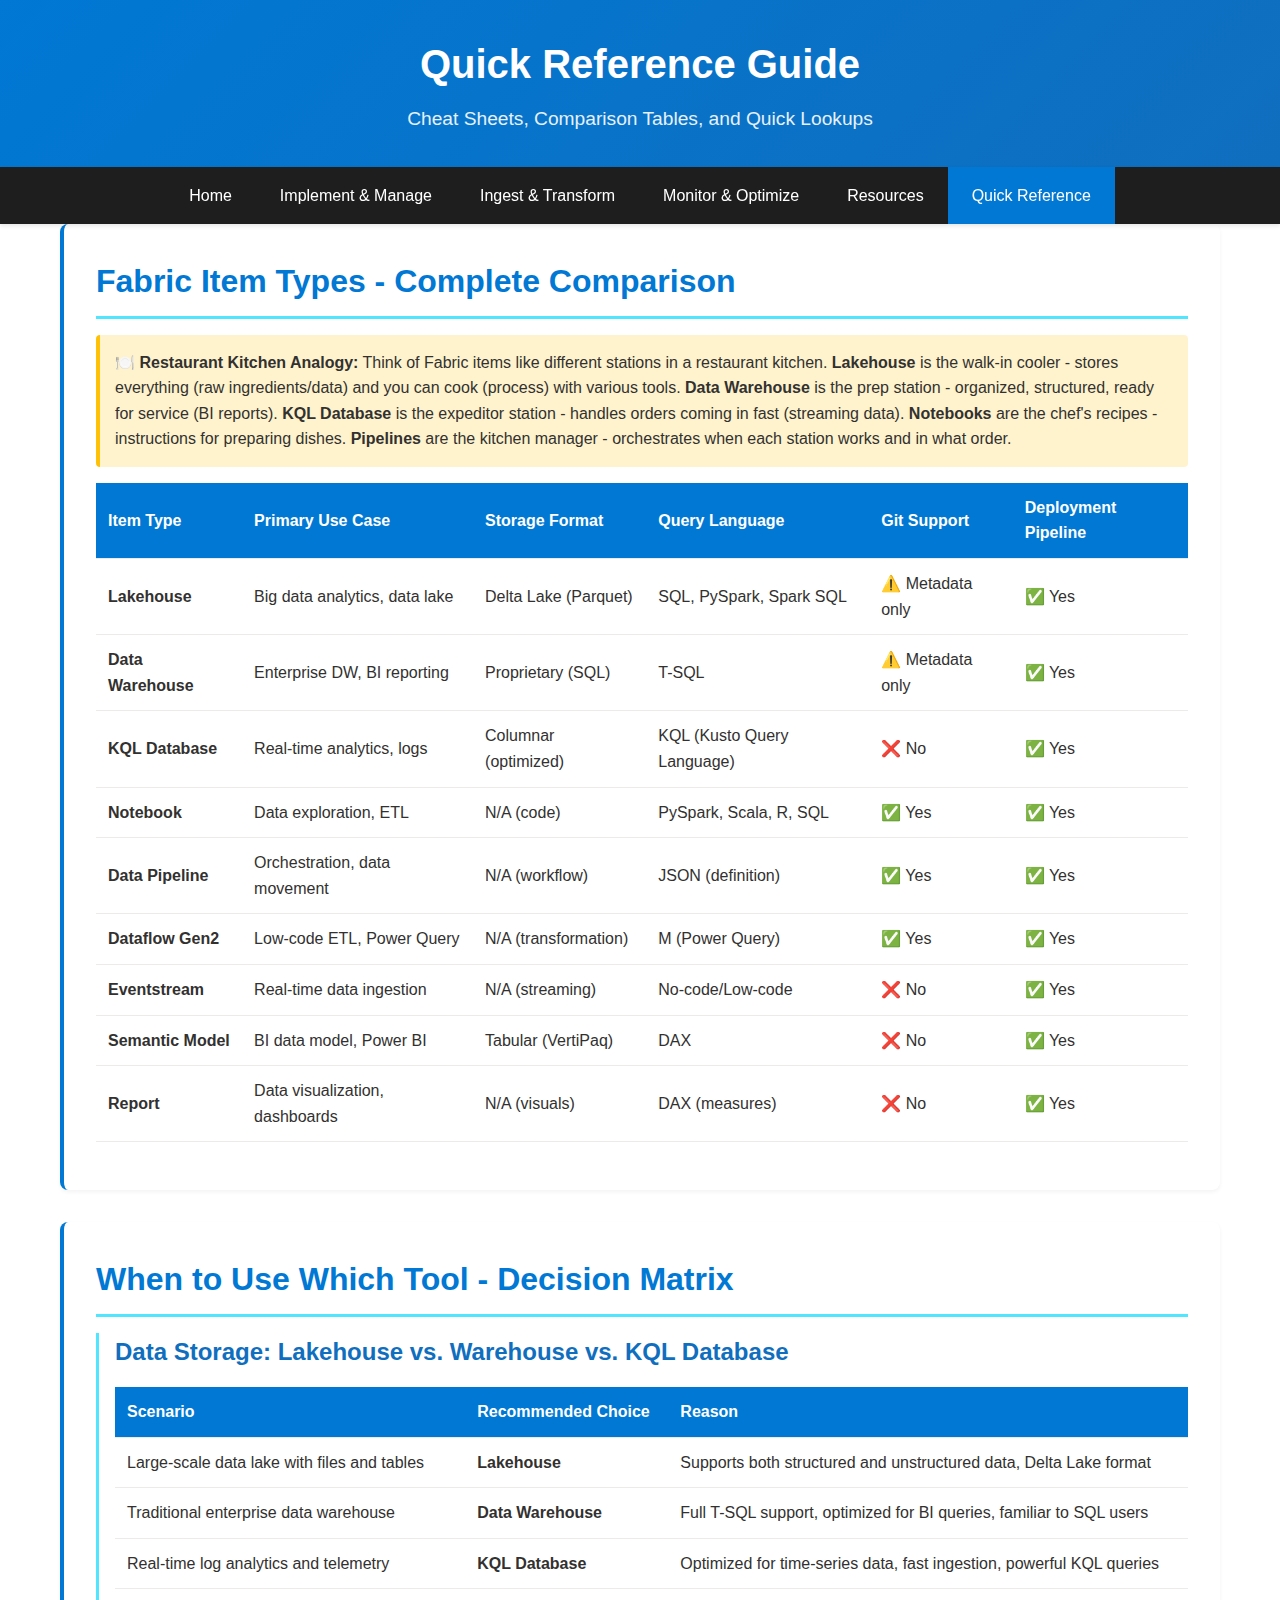
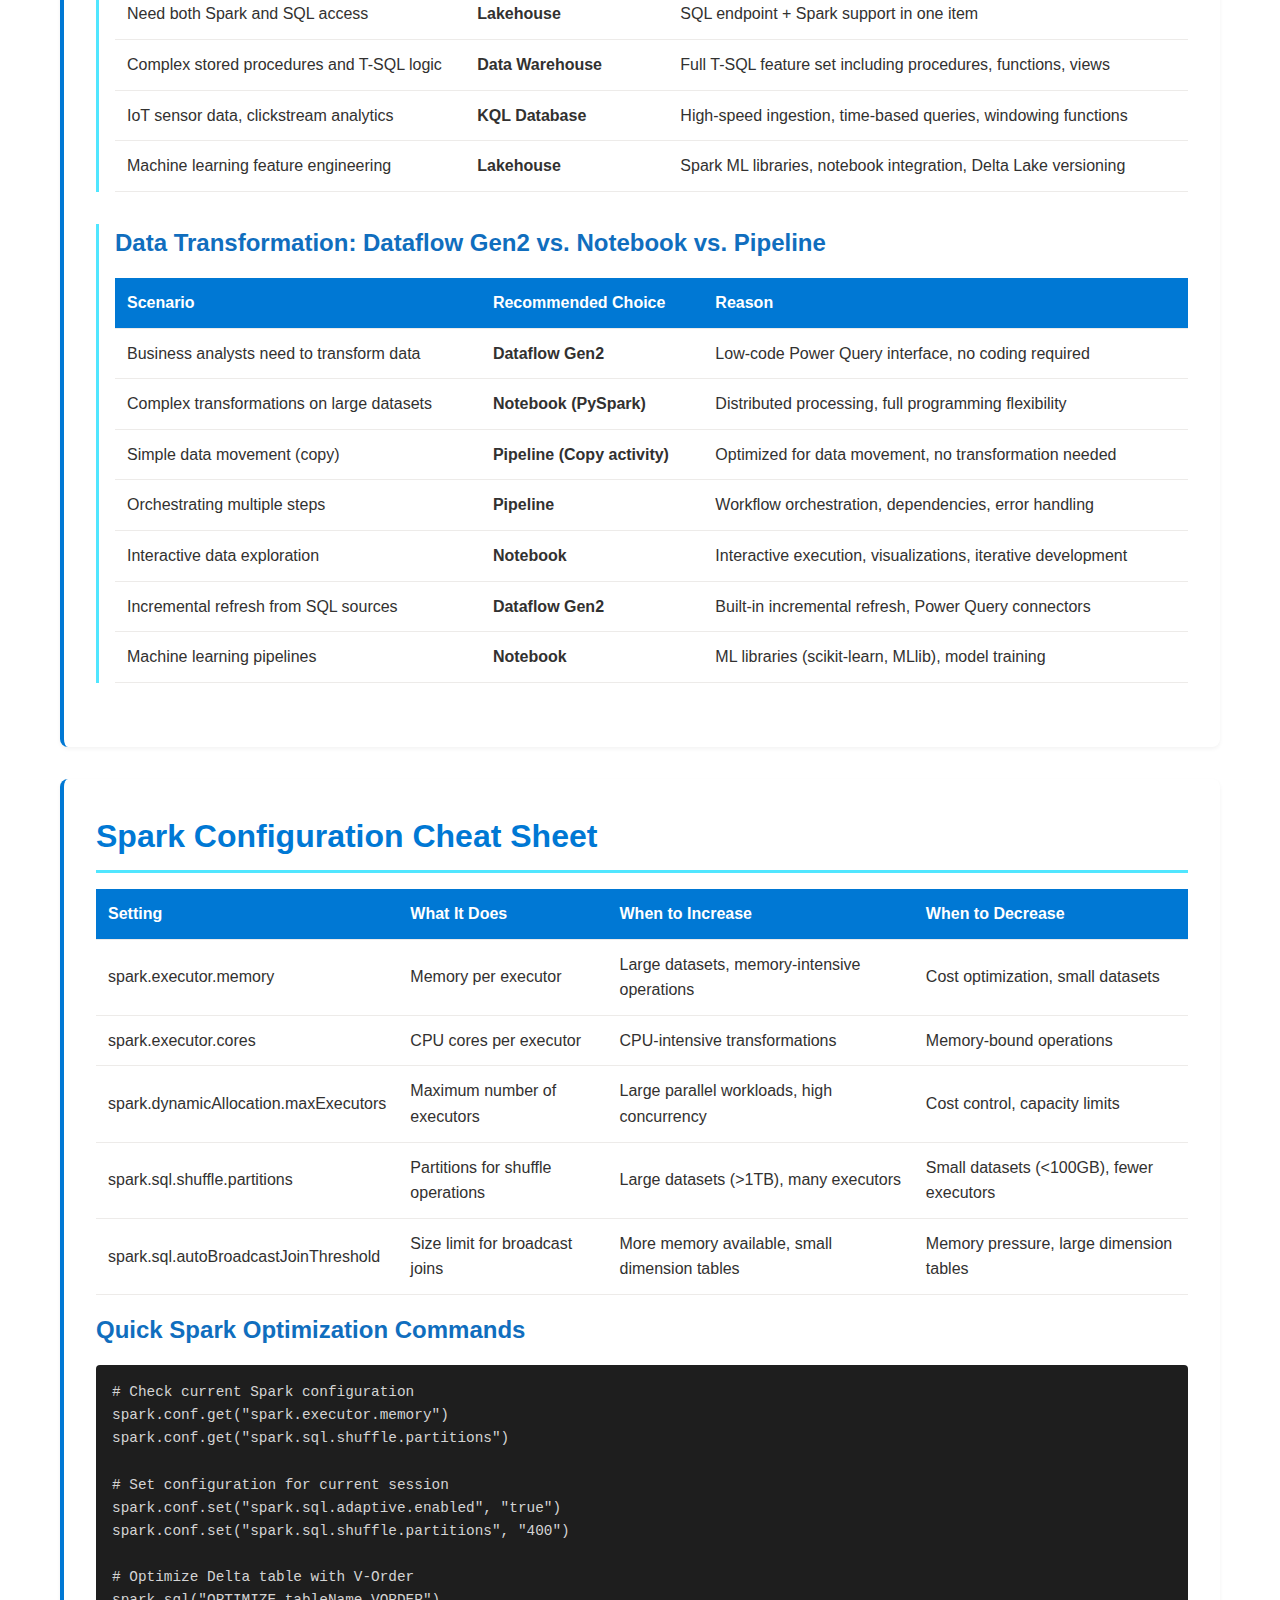
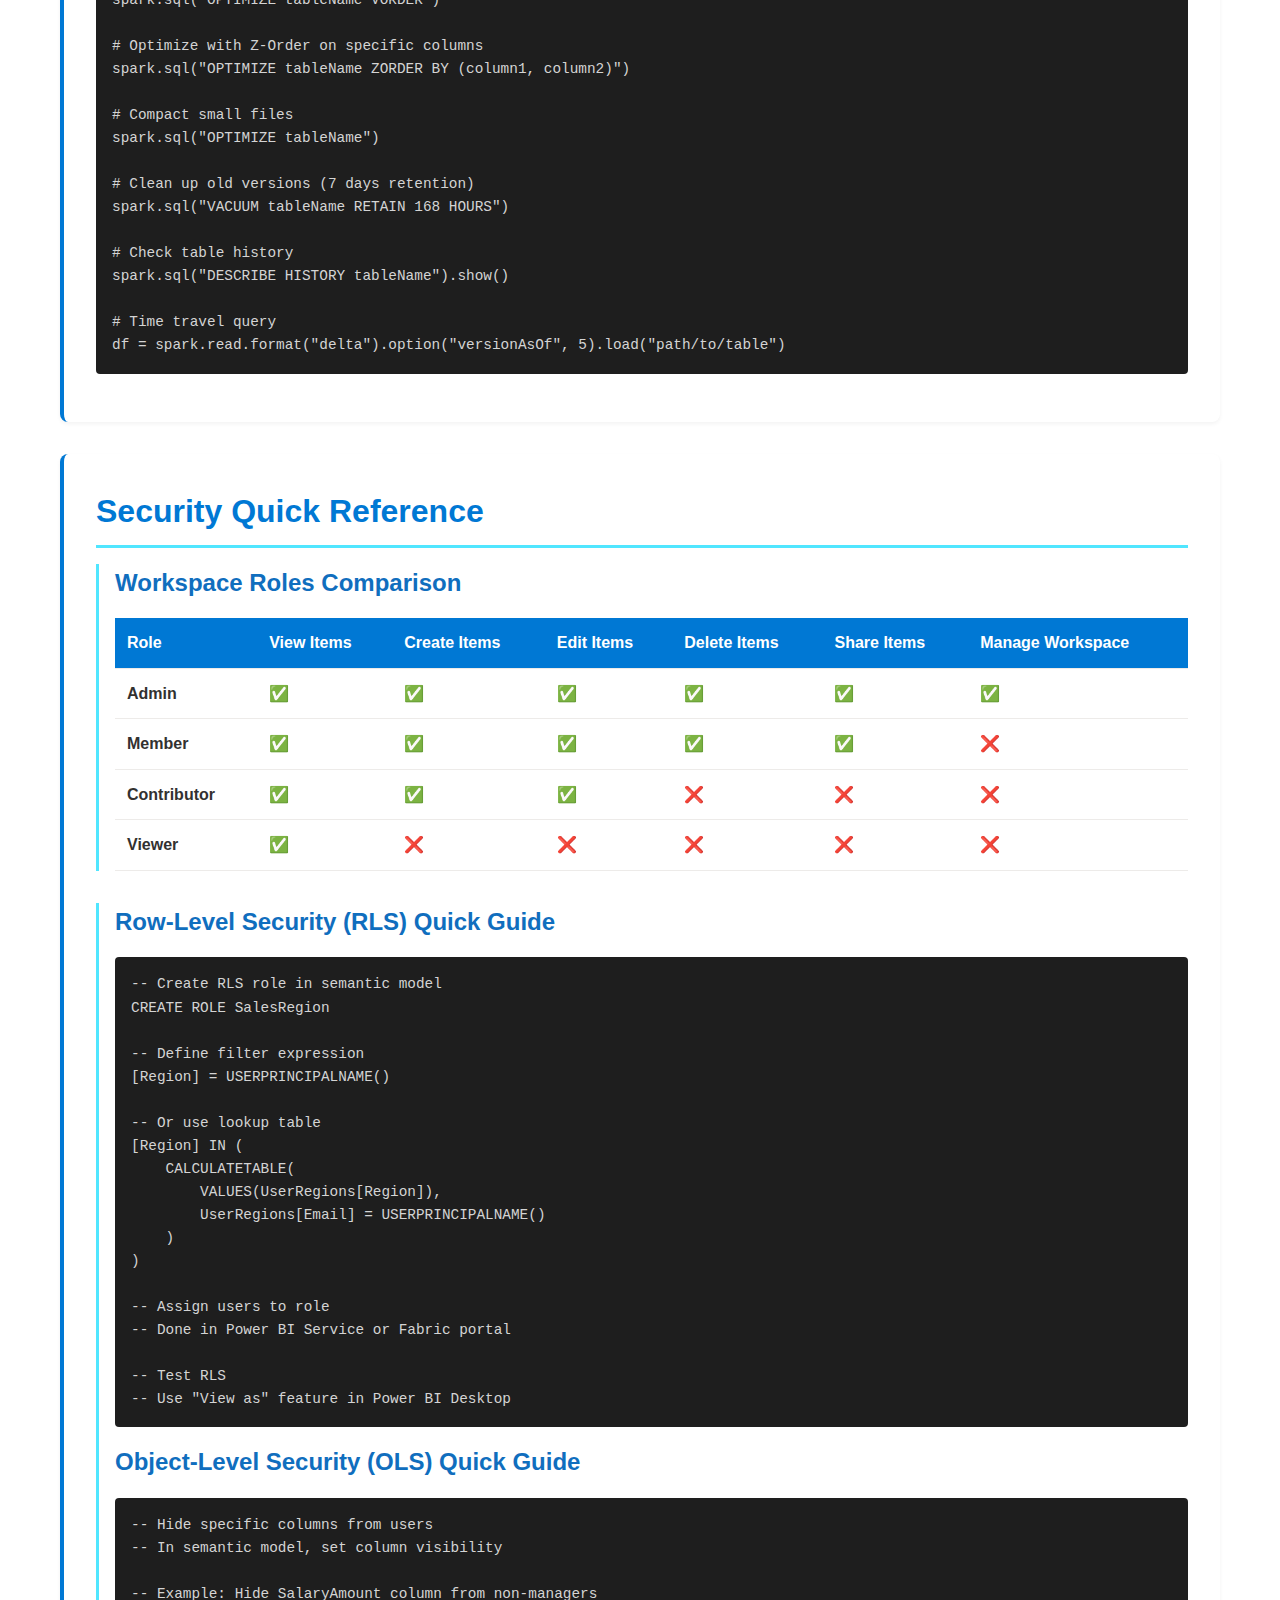
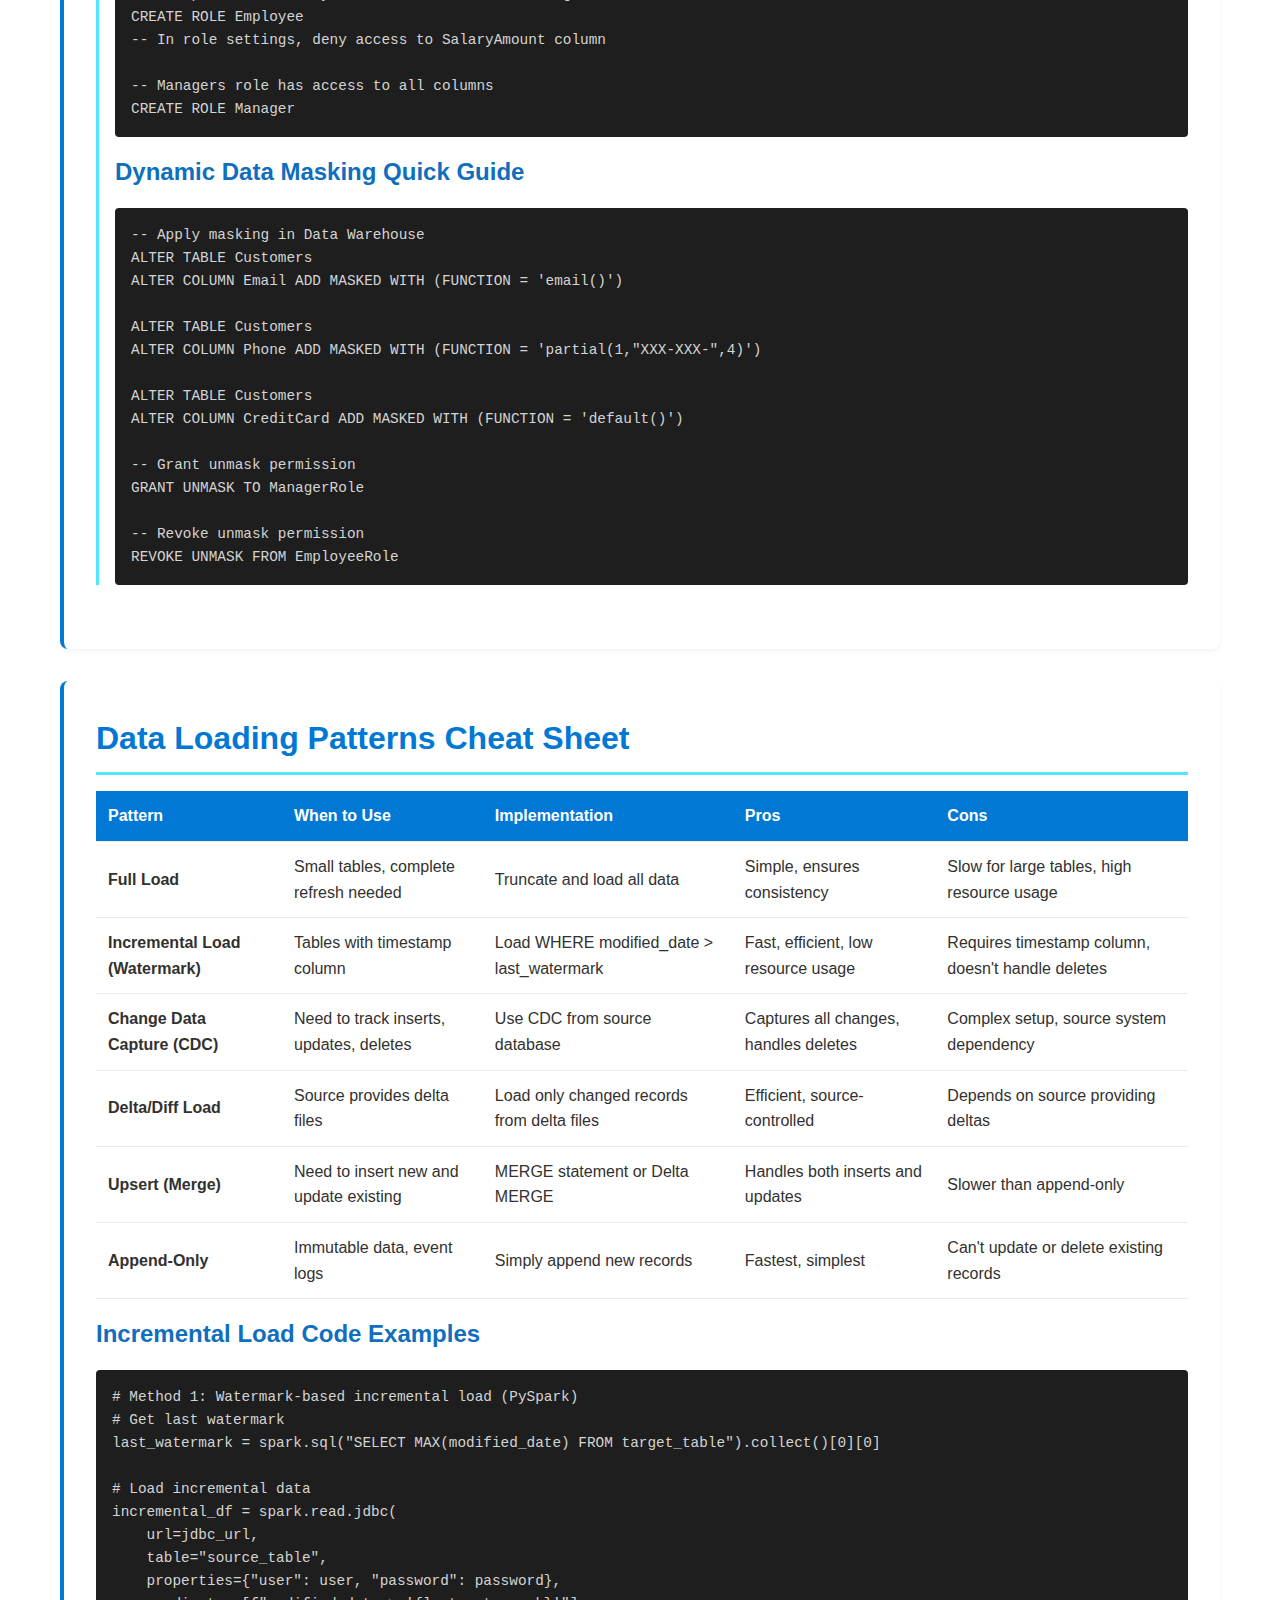
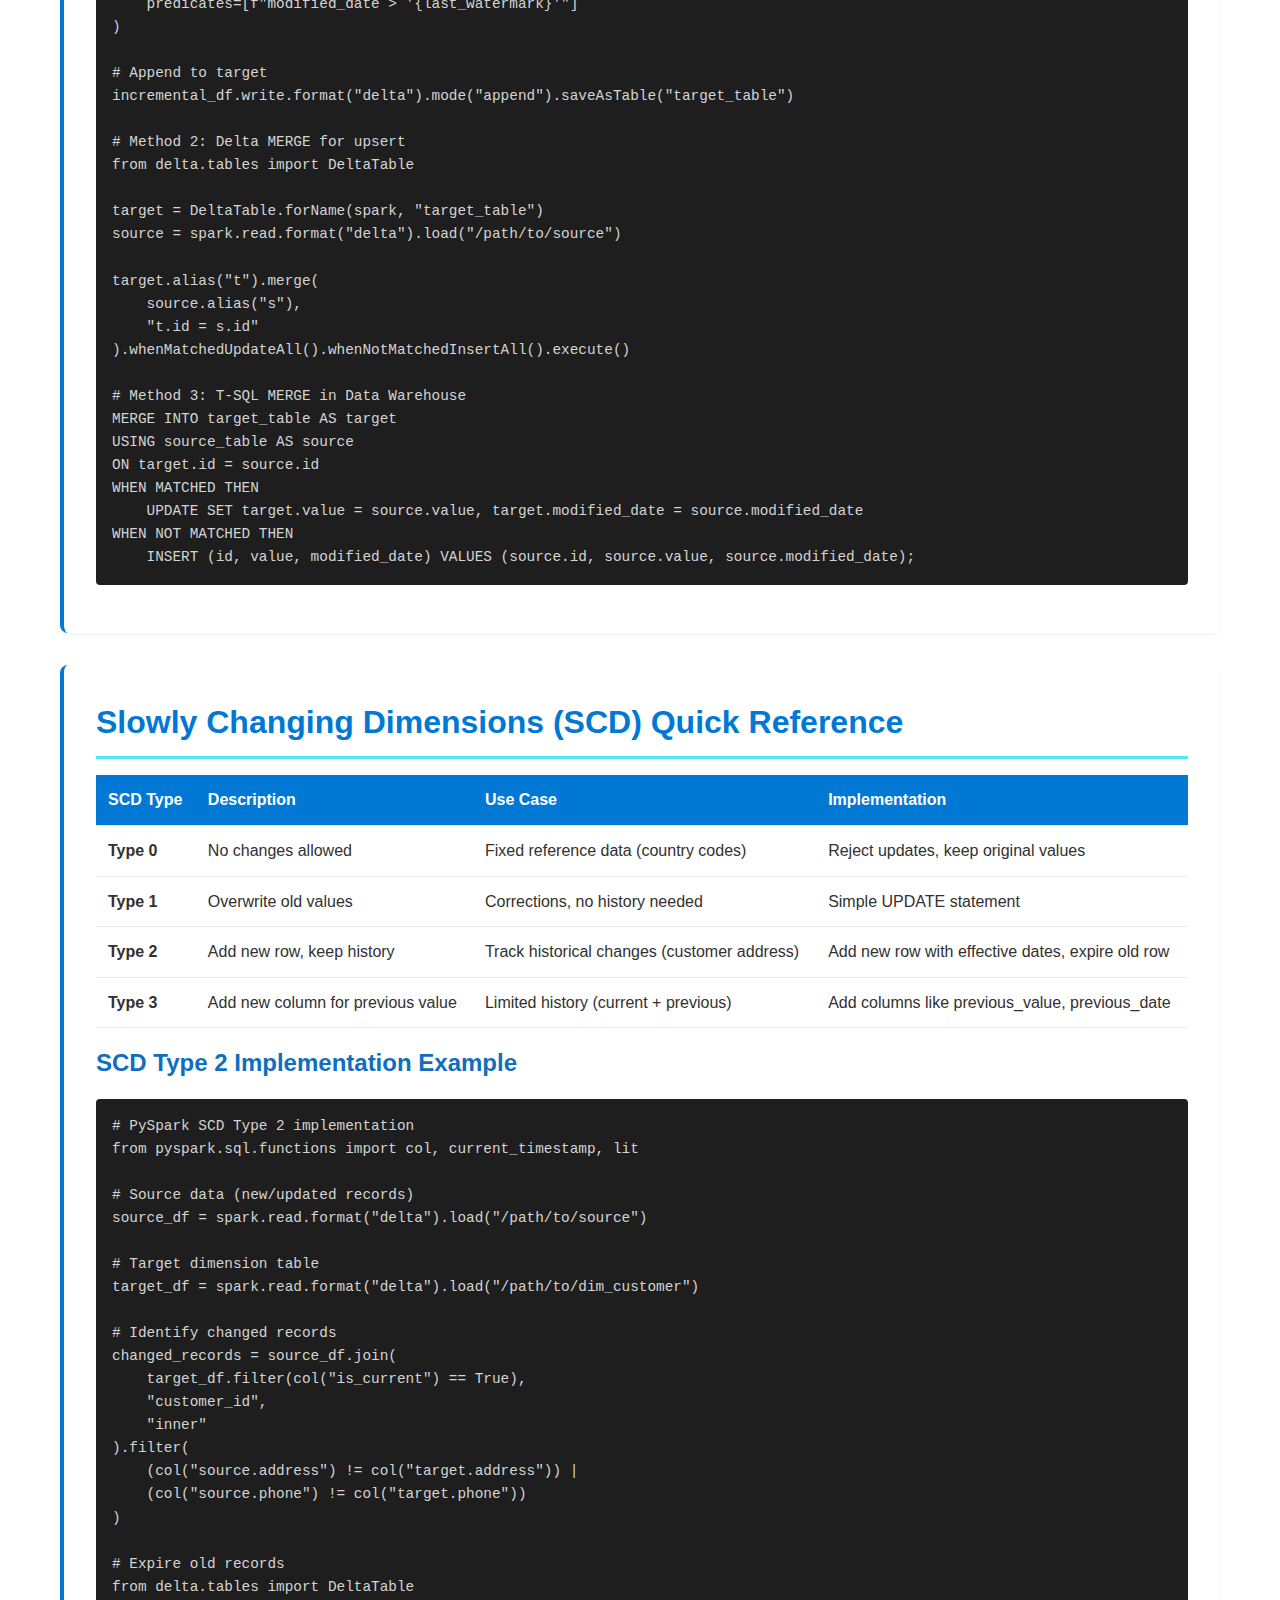
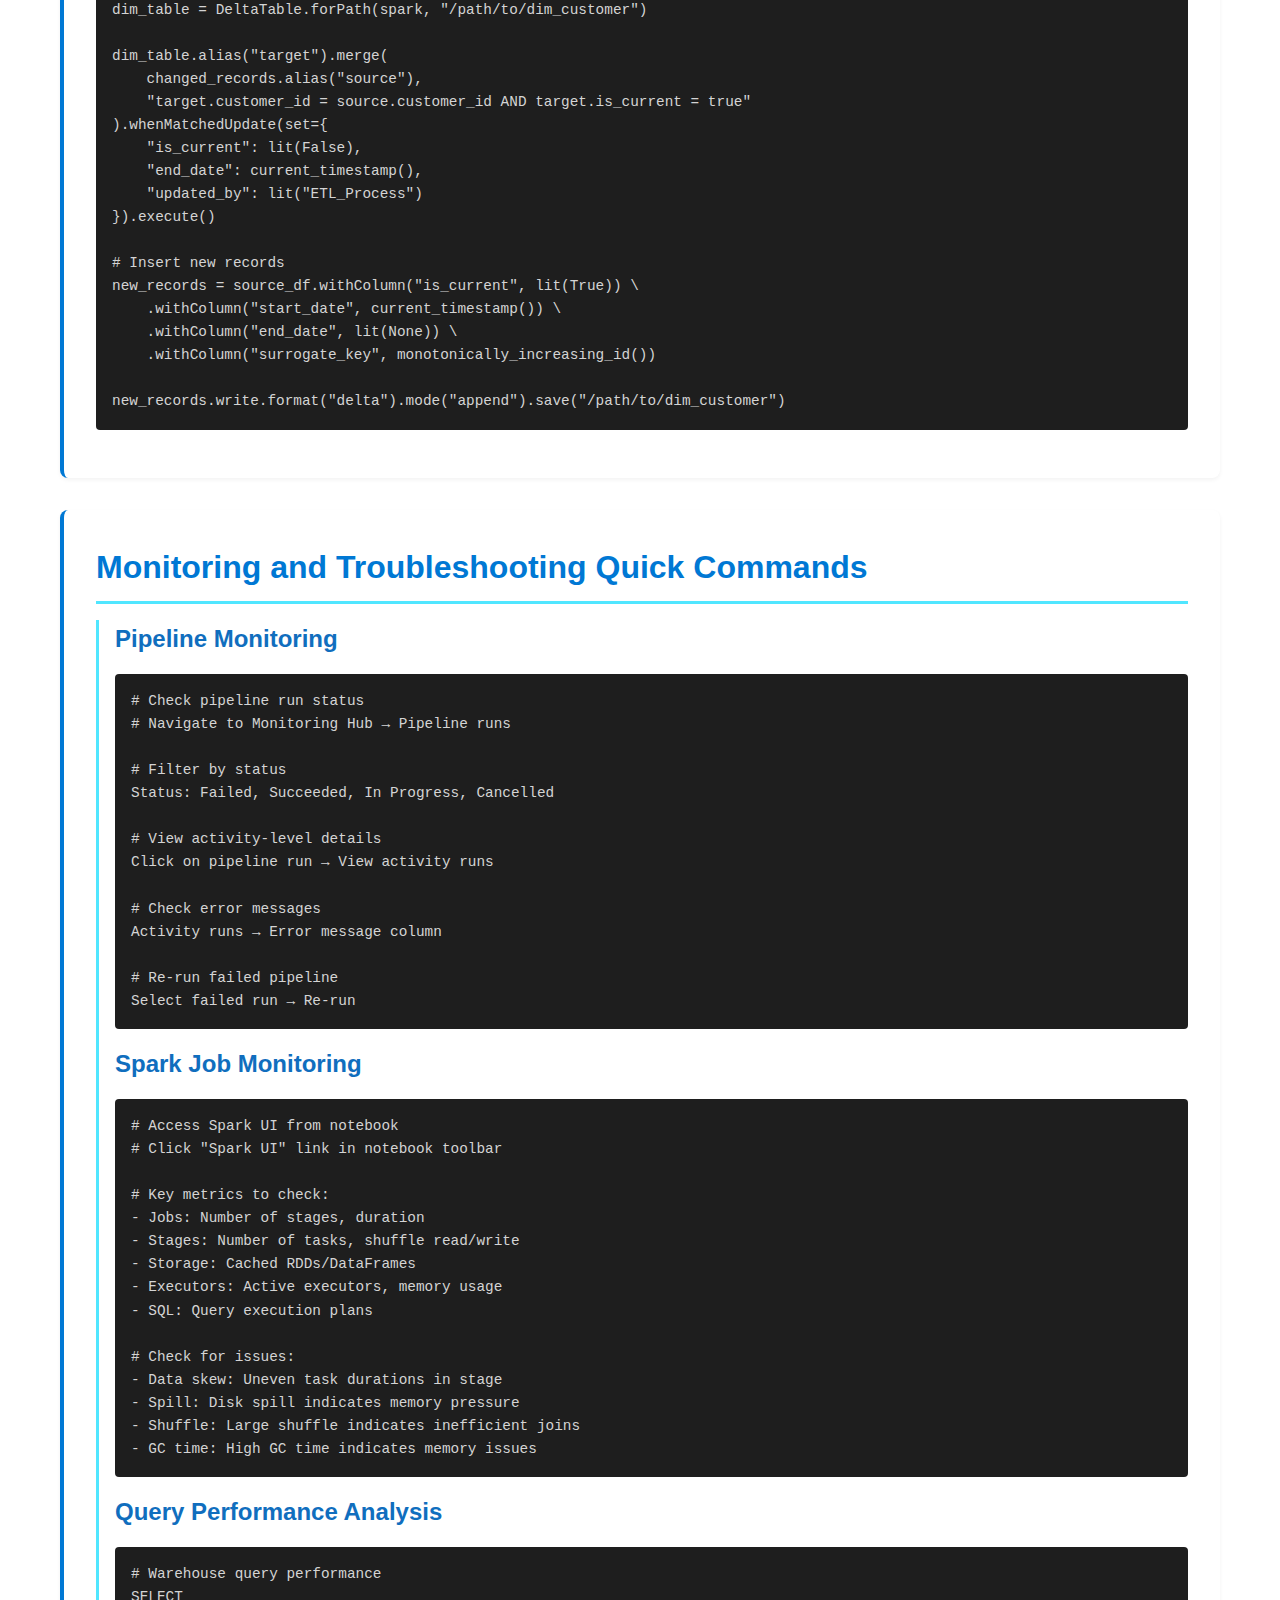
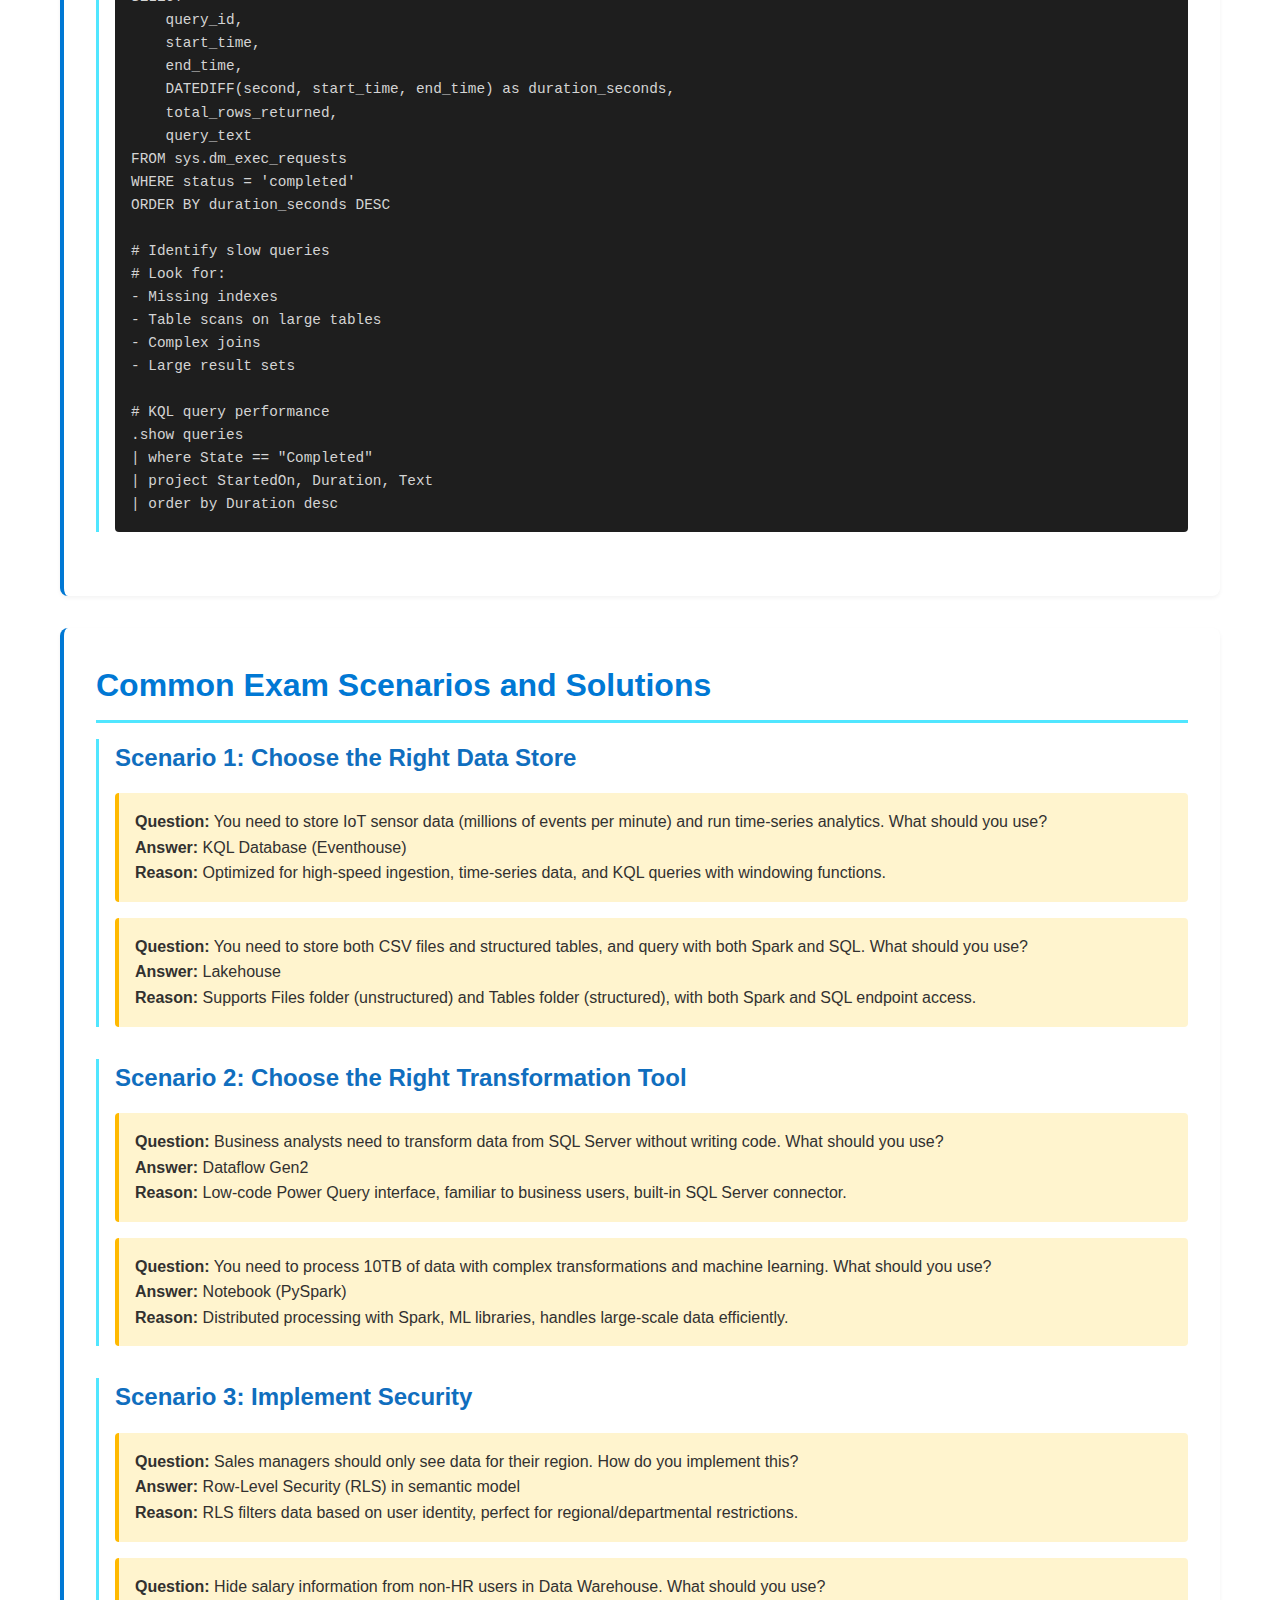
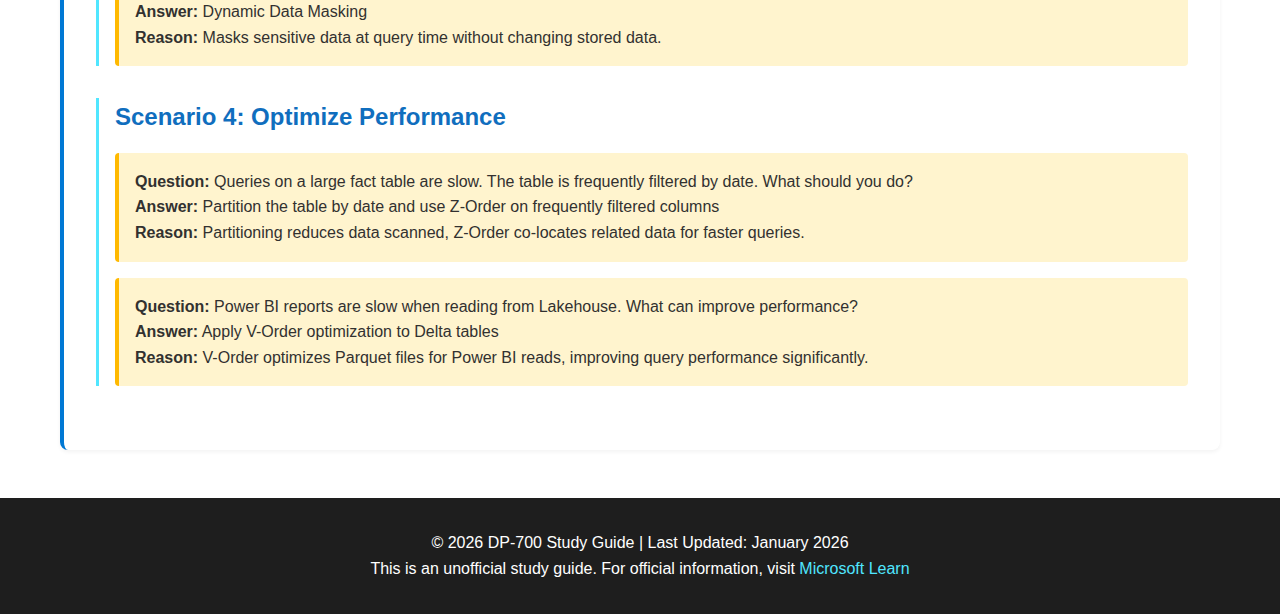
<file: quick-reference.html>
<!DOCTYPE html>
<html lang="en">
<head>
    <meta charset="UTF-8">
    <meta name="viewport" content="width=device-width, initial-scale=1.0, maximum-scale=5.0, user-scalable=yes">
    <meta name="description" content="DP-700 Quick Reference - Cheat sheets, comparison tables, and quick lookup guides for Microsoft Fabric">
    <meta name="theme-color" content="#0078d4">
    <meta name="apple-mobile-web-app-capable" content="yes">
    <meta name="apple-mobile-web-app-status-bar-style" content="black-translucent">
    <title>Quick Reference - DP-700 Study Guide</title>
    <link rel="stylesheet" href="styles.css">
</head>
<body>
    <header>
        <div class="container">
            <h1>Quick Reference Guide</h1>
            <p class="subtitle">Cheat Sheets, Comparison Tables, and Quick Lookups</p>
        </div>
    </header>

    <nav class="main-nav">
        <div class="container">
            <ul>
                <li><a href="index.html">Home</a></li>
                <li><a href="implement-manage.html">Implement & Manage</a></li>
                <li><a href="ingest-transform.html">Ingest & Transform</a></li>
                <li><a href="monitor-optimize.html">Monitor & Optimize</a></li>
                <li><a href="resources.html">Resources</a></li>
                <li><a href="quick-reference.html" class="active">Quick Reference</a></li>
            </ul>
        </div>
    </nav>

    <main class="container">
        <section class="content-section">
            <h2>Fabric Item Types - Complete Comparison</h2>

            <div class="note" style="background-color: #fff3cd; border-left: 4px solid #ffc107; padding: 15px; margin: 15px 0;">
                <strong>🍽️ Restaurant Kitchen Analogy:</strong> Think of Fabric items like different stations in a restaurant kitchen. <strong>Lakehouse</strong> is the walk-in cooler - stores everything (raw ingredients/data) and you can cook (process) with various tools. <strong>Data Warehouse</strong> is the prep station - organized, structured, ready for service (BI reports). <strong>KQL Database</strong> is the expeditor station - handles orders coming in fast (streaming data). <strong>Notebooks</strong> are the chef's recipes - instructions for preparing dishes. <strong>Pipelines</strong> are the kitchen manager - orchestrates when each station works and in what order.
            </div>

            <table>
                <tr>
                    <th>Item Type</th>
                    <th>Primary Use Case</th>
                    <th>Storage Format</th>
                    <th>Query Language</th>
                    <th>Git Support</th>
                    <th>Deployment Pipeline</th>
                </tr>
                <tr>
                    <td><strong>Lakehouse</strong></td>
                    <td>Big data analytics, data lake</td>
                    <td>Delta Lake (Parquet)</td>
                    <td>SQL, PySpark, Spark SQL</td>
                    <td>⚠️ Metadata only</td>
                    <td>✅ Yes</td>
                </tr>
                <tr>
                    <td><strong>Data Warehouse</strong></td>
                    <td>Enterprise DW, BI reporting</td>
                    <td>Proprietary (SQL)</td>
                    <td>T-SQL</td>
                    <td>⚠️ Metadata only</td>
                    <td>✅ Yes</td>
                </tr>
                <tr>
                    <td><strong>KQL Database</strong></td>
                    <td>Real-time analytics, logs</td>
                    <td>Columnar (optimized)</td>
                    <td>KQL (Kusto Query Language)</td>
                    <td>❌ No</td>
                    <td>✅ Yes</td>
                </tr>
                <tr>
                    <td><strong>Notebook</strong></td>
                    <td>Data exploration, ETL</td>
                    <td>N/A (code)</td>
                    <td>PySpark, Scala, R, SQL</td>
                    <td>✅ Yes</td>
                    <td>✅ Yes</td>
                </tr>
                <tr>
                    <td><strong>Data Pipeline</strong></td>
                    <td>Orchestration, data movement</td>
                    <td>N/A (workflow)</td>
                    <td>JSON (definition)</td>
                    <td>✅ Yes</td>
                    <td>✅ Yes</td>
                </tr>
                <tr>
                    <td><strong>Dataflow Gen2</strong></td>
                    <td>Low-code ETL, Power Query</td>
                    <td>N/A (transformation)</td>
                    <td>M (Power Query)</td>
                    <td>✅ Yes</td>
                    <td>✅ Yes</td>
                </tr>
                <tr>
                    <td><strong>Eventstream</strong></td>
                    <td>Real-time data ingestion</td>
                    <td>N/A (streaming)</td>
                    <td>No-code/Low-code</td>
                    <td>❌ No</td>
                    <td>✅ Yes</td>
                </tr>
                <tr>
                    <td><strong>Semantic Model</strong></td>
                    <td>BI data model, Power BI</td>
                    <td>Tabular (VertiPaq)</td>
                    <td>DAX</td>
                    <td>❌ No</td>
                    <td>✅ Yes</td>
                </tr>
                <tr>
                    <td><strong>Report</strong></td>
                    <td>Data visualization, dashboards</td>
                    <td>N/A (visuals)</td>
                    <td>DAX (measures)</td>
                    <td>❌ No</td>
                    <td>✅ Yes</td>
                </tr>
            </table>
        </section>

        <section class="content-section">
            <h2>When to Use Which Tool - Decision Matrix</h2>
            
            <div class="subsection">
                <h3>Data Storage: Lakehouse vs. Warehouse vs. KQL Database</h3>
                <table>
                    <tr>
                        <th>Scenario</th>
                        <th>Recommended Choice</th>
                        <th>Reason</th>
                    </tr>
                    <tr>
                        <td>Large-scale data lake with files and tables</td>
                        <td><strong>Lakehouse</strong></td>
                        <td>Supports both structured and unstructured data, Delta Lake format</td>
                    </tr>
                    <tr>
                        <td>Traditional enterprise data warehouse</td>
                        <td><strong>Data Warehouse</strong></td>
                        <td>Full T-SQL support, optimized for BI queries, familiar to SQL users</td>
                    </tr>
                    <tr>
                        <td>Real-time log analytics and telemetry</td>
                        <td><strong>KQL Database</strong></td>
                        <td>Optimized for time-series data, fast ingestion, powerful KQL queries</td>
                    </tr>
                    <tr>
                        <td>Need both Spark and SQL access</td>
                        <td><strong>Lakehouse</strong></td>
                        <td>SQL endpoint + Spark support in one item</td>
                    </tr>
                    <tr>
                        <td>Complex stored procedures and T-SQL logic</td>
                        <td><strong>Data Warehouse</strong></td>
                        <td>Full T-SQL feature set including procedures, functions, views</td>
                    </tr>
                    <tr>
                        <td>IoT sensor data, clickstream analytics</td>
                        <td><strong>KQL Database</strong></td>
                        <td>High-speed ingestion, time-based queries, windowing functions</td>
                    </tr>
                    <tr>
                        <td>Machine learning feature engineering</td>
                        <td><strong>Lakehouse</strong></td>
                        <td>Spark ML libraries, notebook integration, Delta Lake versioning</td>
                    </tr>
                </table>
            </div>

            <div class="subsection">
                <h3>Data Transformation: Dataflow Gen2 vs. Notebook vs. Pipeline</h3>
                <table>
                    <tr>
                        <th>Scenario</th>
                        <th>Recommended Choice</th>
                        <th>Reason</th>
                    </tr>
                    <tr>
                        <td>Business analysts need to transform data</td>
                        <td><strong>Dataflow Gen2</strong></td>
                        <td>Low-code Power Query interface, no coding required</td>
                    </tr>
                    <tr>
                        <td>Complex transformations on large datasets</td>
                        <td><strong>Notebook (PySpark)</strong></td>
                        <td>Distributed processing, full programming flexibility</td>
                    </tr>
                    <tr>
                        <td>Simple data movement (copy)</td>
                        <td><strong>Pipeline (Copy activity)</strong></td>
                        <td>Optimized for data movement, no transformation needed</td>
                    </tr>
                    <tr>
                        <td>Orchestrating multiple steps</td>
                        <td><strong>Pipeline</strong></td>
                        <td>Workflow orchestration, dependencies, error handling</td>
                    </tr>
                    <tr>
                        <td>Interactive data exploration</td>
                        <td><strong>Notebook</strong></td>
                        <td>Interactive execution, visualizations, iterative development</td>
                    </tr>
                    <tr>
                        <td>Incremental refresh from SQL sources</td>
                        <td><strong>Dataflow Gen2</strong></td>
                        <td>Built-in incremental refresh, Power Query connectors</td>
                    </tr>
                    <tr>
                        <td>Machine learning pipelines</td>
                        <td><strong>Notebook</strong></td>
                        <td>ML libraries (scikit-learn, MLlib), model training</td>
                    </tr>
                </table>
            </div>
        </section>

        <section class="content-section">
            <h2>Spark Configuration Cheat Sheet</h2>
            
            <table>
                <tr>
                    <th>Setting</th>
                    <th>What It Does</th>
                    <th>When to Increase</th>
                    <th>When to Decrease</th>
                </tr>
                <tr>
                    <td>spark.executor.memory</td>
                    <td>Memory per executor</td>
                    <td>Large datasets, memory-intensive operations</td>
                    <td>Cost optimization, small datasets</td>
                </tr>
                <tr>
                    <td>spark.executor.cores</td>
                    <td>CPU cores per executor</td>
                    <td>CPU-intensive transformations</td>
                    <td>Memory-bound operations</td>
                </tr>
                <tr>
                    <td>spark.dynamicAllocation.maxExecutors</td>
                    <td>Maximum number of executors</td>
                    <td>Large parallel workloads, high concurrency</td>
                    <td>Cost control, capacity limits</td>
                </tr>
                <tr>
                    <td>spark.sql.shuffle.partitions</td>
                    <td>Partitions for shuffle operations</td>
                    <td>Large datasets (>1TB), many executors</td>
                    <td>Small datasets (<100GB), fewer executors</td>
                </tr>
                <tr>
                    <td>spark.sql.autoBroadcastJoinThreshold</td>
                    <td>Size limit for broadcast joins</td>
                    <td>More memory available, small dimension tables</td>
                    <td>Memory pressure, large dimension tables</td>
                </tr>
            </table>

            <h3>Quick Spark Optimization Commands</h3>
            <pre><code># Check current Spark configuration
spark.conf.get("spark.executor.memory")
spark.conf.get("spark.sql.shuffle.partitions")

# Set configuration for current session
spark.conf.set("spark.sql.adaptive.enabled", "true")
spark.conf.set("spark.sql.shuffle.partitions", "400")

# Optimize Delta table with V-Order
spark.sql("OPTIMIZE tableName VORDER")

# Optimize with Z-Order on specific columns
spark.sql("OPTIMIZE tableName ZORDER BY (column1, column2)")

# Compact small files
spark.sql("OPTIMIZE tableName")

# Clean up old versions (7 days retention)
spark.sql("VACUUM tableName RETAIN 168 HOURS")

# Check table history
spark.sql("DESCRIBE HISTORY tableName").show()

# Time travel query
df = spark.read.format("delta").option("versionAsOf", 5).load("path/to/table")</code></pre>
        </section>

        <section class="content-section">
            <h2>Security Quick Reference</h2>

            <div class="subsection">
                <h3>Workspace Roles Comparison</h3>
                <table>
                    <tr>
                        <th>Role</th>
                        <th>View Items</th>
                        <th>Create Items</th>
                        <th>Edit Items</th>
                        <th>Delete Items</th>
                        <th>Share Items</th>
                        <th>Manage Workspace</th>
                    </tr>
                    <tr>
                        <td><strong>Admin</strong></td>
                        <td>✅</td>
                        <td>✅</td>
                        <td>✅</td>
                        <td>✅</td>
                        <td>✅</td>
                        <td>✅</td>
                    </tr>
                    <tr>
                        <td><strong>Member</strong></td>
                        <td>✅</td>
                        <td>✅</td>
                        <td>✅</td>
                        <td>✅</td>
                        <td>✅</td>
                        <td>❌</td>
                    </tr>
                    <tr>
                        <td><strong>Contributor</strong></td>
                        <td>✅</td>
                        <td>✅</td>
                        <td>✅</td>
                        <td>❌</td>
                        <td>❌</td>
                        <td>❌</td>
                    </tr>
                    <tr>
                        <td><strong>Viewer</strong></td>
                        <td>✅</td>
                        <td>❌</td>
                        <td>❌</td>
                        <td>❌</td>
                        <td>❌</td>
                        <td>❌</td>
                    </tr>
                </table>
            </div>

            <div class="subsection">
                <h3>Row-Level Security (RLS) Quick Guide</h3>
                <pre><code>-- Create RLS role in semantic model
CREATE ROLE SalesRegion

-- Define filter expression
[Region] = USERPRINCIPALNAME()

-- Or use lookup table
[Region] IN (
    CALCULATETABLE(
        VALUES(UserRegions[Region]),
        UserRegions[Email] = USERPRINCIPALNAME()
    )
)

-- Assign users to role
-- Done in Power BI Service or Fabric portal

-- Test RLS
-- Use "View as" feature in Power BI Desktop</code></pre>

                <h3>Object-Level Security (OLS) Quick Guide</h3>
                <pre><code>-- Hide specific columns from users
-- In semantic model, set column visibility

-- Example: Hide SalaryAmount column from non-managers
CREATE ROLE Employee
-- In role settings, deny access to SalaryAmount column

-- Managers role has access to all columns
CREATE ROLE Manager</code></pre>

                <h3>Dynamic Data Masking Quick Guide</h3>
                <pre><code>-- Apply masking in Data Warehouse
ALTER TABLE Customers
ALTER COLUMN Email ADD MASKED WITH (FUNCTION = 'email()')

ALTER TABLE Customers
ALTER COLUMN Phone ADD MASKED WITH (FUNCTION = 'partial(1,"XXX-XXX-",4)')

ALTER TABLE Customers
ALTER COLUMN CreditCard ADD MASKED WITH (FUNCTION = 'default()')

-- Grant unmask permission
GRANT UNMASK TO ManagerRole

-- Revoke unmask permission
REVOKE UNMASK FROM EmployeeRole</code></pre>
            </div>
        </section>

        <section class="content-section">
            <h2>Data Loading Patterns Cheat Sheet</h2>

            <table>
                <tr>
                    <th>Pattern</th>
                    <th>When to Use</th>
                    <th>Implementation</th>
                    <th>Pros</th>
                    <th>Cons</th>
                </tr>
                <tr>
                    <td><strong>Full Load</strong></td>
                    <td>Small tables, complete refresh needed</td>
                    <td>Truncate and load all data</td>
                    <td>Simple, ensures consistency</td>
                    <td>Slow for large tables, high resource usage</td>
                </tr>
                <tr>
                    <td><strong>Incremental Load (Watermark)</strong></td>
                    <td>Tables with timestamp column</td>
                    <td>Load WHERE modified_date > last_watermark</td>
                    <td>Fast, efficient, low resource usage</td>
                    <td>Requires timestamp column, doesn't handle deletes</td>
                </tr>
                <tr>
                    <td><strong>Change Data Capture (CDC)</strong></td>
                    <td>Need to track inserts, updates, deletes</td>
                    <td>Use CDC from source database</td>
                    <td>Captures all changes, handles deletes</td>
                    <td>Complex setup, source system dependency</td>
                </tr>
                <tr>
                    <td><strong>Delta/Diff Load</strong></td>
                    <td>Source provides delta files</td>
                    <td>Load only changed records from delta files</td>
                    <td>Efficient, source-controlled</td>
                    <td>Depends on source providing deltas</td>
                </tr>
                <tr>
                    <td><strong>Upsert (Merge)</strong></td>
                    <td>Need to insert new and update existing</td>
                    <td>MERGE statement or Delta MERGE</td>
                    <td>Handles both inserts and updates</td>
                    <td>Slower than append-only</td>
                </tr>
                <tr>
                    <td><strong>Append-Only</strong></td>
                    <td>Immutable data, event logs</td>
                    <td>Simply append new records</td>
                    <td>Fastest, simplest</td>
                    <td>Can't update or delete existing records</td>
                </tr>
            </table>

            <h3>Incremental Load Code Examples</h3>
            <pre><code># Method 1: Watermark-based incremental load (PySpark)
# Get last watermark
last_watermark = spark.sql("SELECT MAX(modified_date) FROM target_table").collect()[0][0]

# Load incremental data
incremental_df = spark.read.jdbc(
    url=jdbc_url,
    table="source_table",
    properties={"user": user, "password": password},
    predicates=[f"modified_date > '{last_watermark}'"]
)

# Append to target
incremental_df.write.format("delta").mode("append").saveAsTable("target_table")

# Method 2: Delta MERGE for upsert
from delta.tables import DeltaTable

target = DeltaTable.forName(spark, "target_table")
source = spark.read.format("delta").load("/path/to/source")

target.alias("t").merge(
    source.alias("s"),
    "t.id = s.id"
).whenMatchedUpdateAll().whenNotMatchedInsertAll().execute()

# Method 3: T-SQL MERGE in Data Warehouse
MERGE INTO target_table AS target
USING source_table AS source
ON target.id = source.id
WHEN MATCHED THEN
    UPDATE SET target.value = source.value, target.modified_date = source.modified_date
WHEN NOT MATCHED THEN
    INSERT (id, value, modified_date) VALUES (source.id, source.value, source.modified_date);</code></pre>
        </section>

        <section class="content-section">
            <h2>Slowly Changing Dimensions (SCD) Quick Reference</h2>

            <table>
                <tr>
                    <th>SCD Type</th>
                    <th>Description</th>
                    <th>Use Case</th>
                    <th>Implementation</th>
                </tr>
                <tr>
                    <td><strong>Type 0</strong></td>
                    <td>No changes allowed</td>
                    <td>Fixed reference data (country codes)</td>
                    <td>Reject updates, keep original values</td>
                </tr>
                <tr>
                    <td><strong>Type 1</strong></td>
                    <td>Overwrite old values</td>
                    <td>Corrections, no history needed</td>
                    <td>Simple UPDATE statement</td>
                </tr>
                <tr>
                    <td><strong>Type 2</strong></td>
                    <td>Add new row, keep history</td>
                    <td>Track historical changes (customer address)</td>
                    <td>Add new row with effective dates, expire old row</td>
                </tr>
                <tr>
                    <td><strong>Type 3</strong></td>
                    <td>Add new column for previous value</td>
                    <td>Limited history (current + previous)</td>
                    <td>Add columns like previous_value, previous_date</td>
                </tr>
            </table>

            <h3>SCD Type 2 Implementation Example</h3>
            <pre><code># PySpark SCD Type 2 implementation
from pyspark.sql.functions import col, current_timestamp, lit

# Source data (new/updated records)
source_df = spark.read.format("delta").load("/path/to/source")

# Target dimension table
target_df = spark.read.format("delta").load("/path/to/dim_customer")

# Identify changed records
changed_records = source_df.join(
    target_df.filter(col("is_current") == True),
    "customer_id",
    "inner"
).filter(
    (col("source.address") != col("target.address")) |
    (col("source.phone") != col("target.phone"))
)

# Expire old records
from delta.tables import DeltaTable
dim_table = DeltaTable.forPath(spark, "/path/to/dim_customer")

dim_table.alias("target").merge(
    changed_records.alias("source"),
    "target.customer_id = source.customer_id AND target.is_current = true"
).whenMatchedUpdate(set={
    "is_current": lit(False),
    "end_date": current_timestamp(),
    "updated_by": lit("ETL_Process")
}).execute()

# Insert new records
new_records = source_df.withColumn("is_current", lit(True)) \
    .withColumn("start_date", current_timestamp()) \
    .withColumn("end_date", lit(None)) \
    .withColumn("surrogate_key", monotonically_increasing_id())

new_records.write.format("delta").mode("append").save("/path/to/dim_customer")</code></pre>
        </section>

        <section class="content-section">
            <h2>Monitoring and Troubleshooting Quick Commands</h2>

            <div class="subsection">
                <h3>Pipeline Monitoring</h3>
                <pre><code># Check pipeline run status
# Navigate to Monitoring Hub → Pipeline runs

# Filter by status
Status: Failed, Succeeded, In Progress, Cancelled

# View activity-level details
Click on pipeline run → View activity runs

# Check error messages
Activity runs → Error message column

# Re-run failed pipeline
Select failed run → Re-run</code></pre>

                <h3>Spark Job Monitoring</h3>
                <pre><code># Access Spark UI from notebook
# Click "Spark UI" link in notebook toolbar

# Key metrics to check:
- Jobs: Number of stages, duration
- Stages: Number of tasks, shuffle read/write
- Storage: Cached RDDs/DataFrames
- Executors: Active executors, memory usage
- SQL: Query execution plans

# Check for issues:
- Data skew: Uneven task durations in stage
- Spill: Disk spill indicates memory pressure
- Shuffle: Large shuffle indicates inefficient joins
- GC time: High GC time indicates memory issues</code></pre>

                <h3>Query Performance Analysis</h3>
                <pre><code># Warehouse query performance
SELECT
    query_id,
    start_time,
    end_time,
    DATEDIFF(second, start_time, end_time) as duration_seconds,
    total_rows_returned,
    query_text
FROM sys.dm_exec_requests
WHERE status = 'completed'
ORDER BY duration_seconds DESC

# Identify slow queries
# Look for:
- Missing indexes
- Table scans on large tables
- Complex joins
- Large result sets

# KQL query performance
.show queries
| where State == "Completed"
| project StartedOn, Duration, Text
| order by Duration desc</code></pre>
            </div>
        </section>

        <section class="content-section">
            <h2>Common Exam Scenarios and Solutions</h2>

            <div class="subsection">
                <h3>Scenario 1: Choose the Right Data Store</h3>
                <div class="key-points">
                    <p><strong>Question:</strong> You need to store IoT sensor data (millions of events per minute) and run time-series analytics. What should you use?</p>
                    <p><strong>Answer:</strong> KQL Database (Eventhouse)</p>
                    <p><strong>Reason:</strong> Optimized for high-speed ingestion, time-series data, and KQL queries with windowing functions.</p>
                </div>

                <div class="key-points">
                    <p><strong>Question:</strong> You need to store both CSV files and structured tables, and query with both Spark and SQL. What should you use?</p>
                    <p><strong>Answer:</strong> Lakehouse</p>
                    <p><strong>Reason:</strong> Supports Files folder (unstructured) and Tables folder (structured), with both Spark and SQL endpoint access.</p>
                </div>
            </div>

            <div class="subsection">
                <h3>Scenario 2: Choose the Right Transformation Tool</h3>
                <div class="key-points">
                    <p><strong>Question:</strong> Business analysts need to transform data from SQL Server without writing code. What should you use?</p>
                    <p><strong>Answer:</strong> Dataflow Gen2</p>
                    <p><strong>Reason:</strong> Low-code Power Query interface, familiar to business users, built-in SQL Server connector.</p>
                </div>

                <div class="key-points">
                    <p><strong>Question:</strong> You need to process 10TB of data with complex transformations and machine learning. What should you use?</p>
                    <p><strong>Answer:</strong> Notebook (PySpark)</p>
                    <p><strong>Reason:</strong> Distributed processing with Spark, ML libraries, handles large-scale data efficiently.</p>
                </div>
            </div>

            <div class="subsection">
                <h3>Scenario 3: Implement Security</h3>
                <div class="key-points">
                    <p><strong>Question:</strong> Sales managers should only see data for their region. How do you implement this?</p>
                    <p><strong>Answer:</strong> Row-Level Security (RLS) in semantic model</p>
                    <p><strong>Reason:</strong> RLS filters data based on user identity, perfect for regional/departmental restrictions.</p>
                </div>

                <div class="key-points">
                    <p><strong>Question:</strong> Hide salary information from non-HR users in Data Warehouse. What should you use?</p>
                    <p><strong>Answer:</strong> Dynamic Data Masking</p>
                    <p><strong>Reason:</strong> Masks sensitive data at query time without changing stored data.</p>
                </div>
            </div>

            <div class="subsection">
                <h3>Scenario 4: Optimize Performance</h3>
                <div class="key-points">
                    <p><strong>Question:</strong> Queries on a large fact table are slow. The table is frequently filtered by date. What should you do?</p>
                    <p><strong>Answer:</strong> Partition the table by date and use Z-Order on frequently filtered columns</p>
                    <p><strong>Reason:</strong> Partitioning reduces data scanned, Z-Order co-locates related data for faster queries.</p>
                </div>

                <div class="key-points">
                    <p><strong>Question:</strong> Power BI reports are slow when reading from Lakehouse. What can improve performance?</p>
                    <p><strong>Answer:</strong> Apply V-Order optimization to Delta tables</p>
                    <p><strong>Reason:</strong> V-Order optimizes Parquet files for Power BI reads, improving query performance significantly.</p>
                </div>
            </div>
        </section>
    </main>

    <footer>
        <div class="container">
            <p>&copy; 2026 DP-700 Study Guide | Last Updated: January 2026</p>
            <p>This is an unofficial study guide. For official information, visit <a href="https://learn.microsoft.com/en-us/credentials/certifications/resources/study-guides/dp-700" target="_blank">Microsoft Learn</a></p>
        </div>
    </footer>
</body>
</html>
</file>
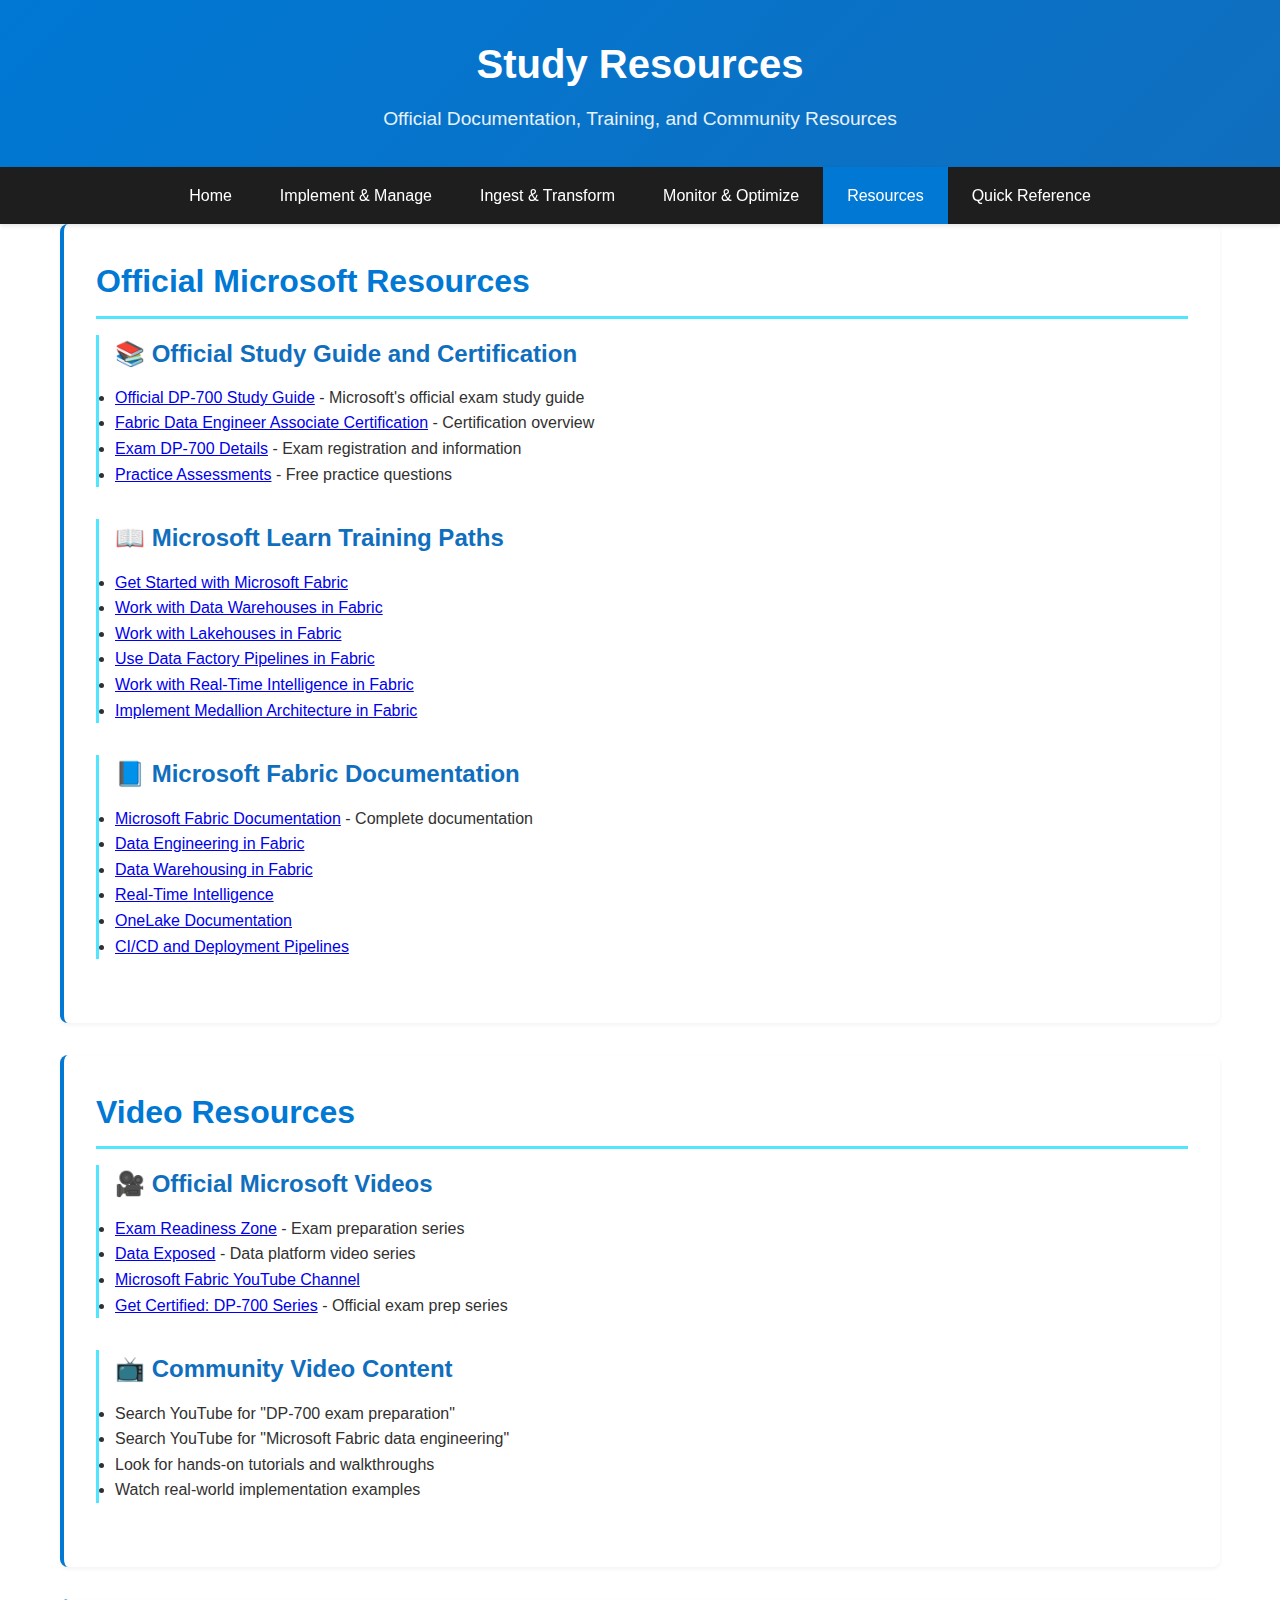
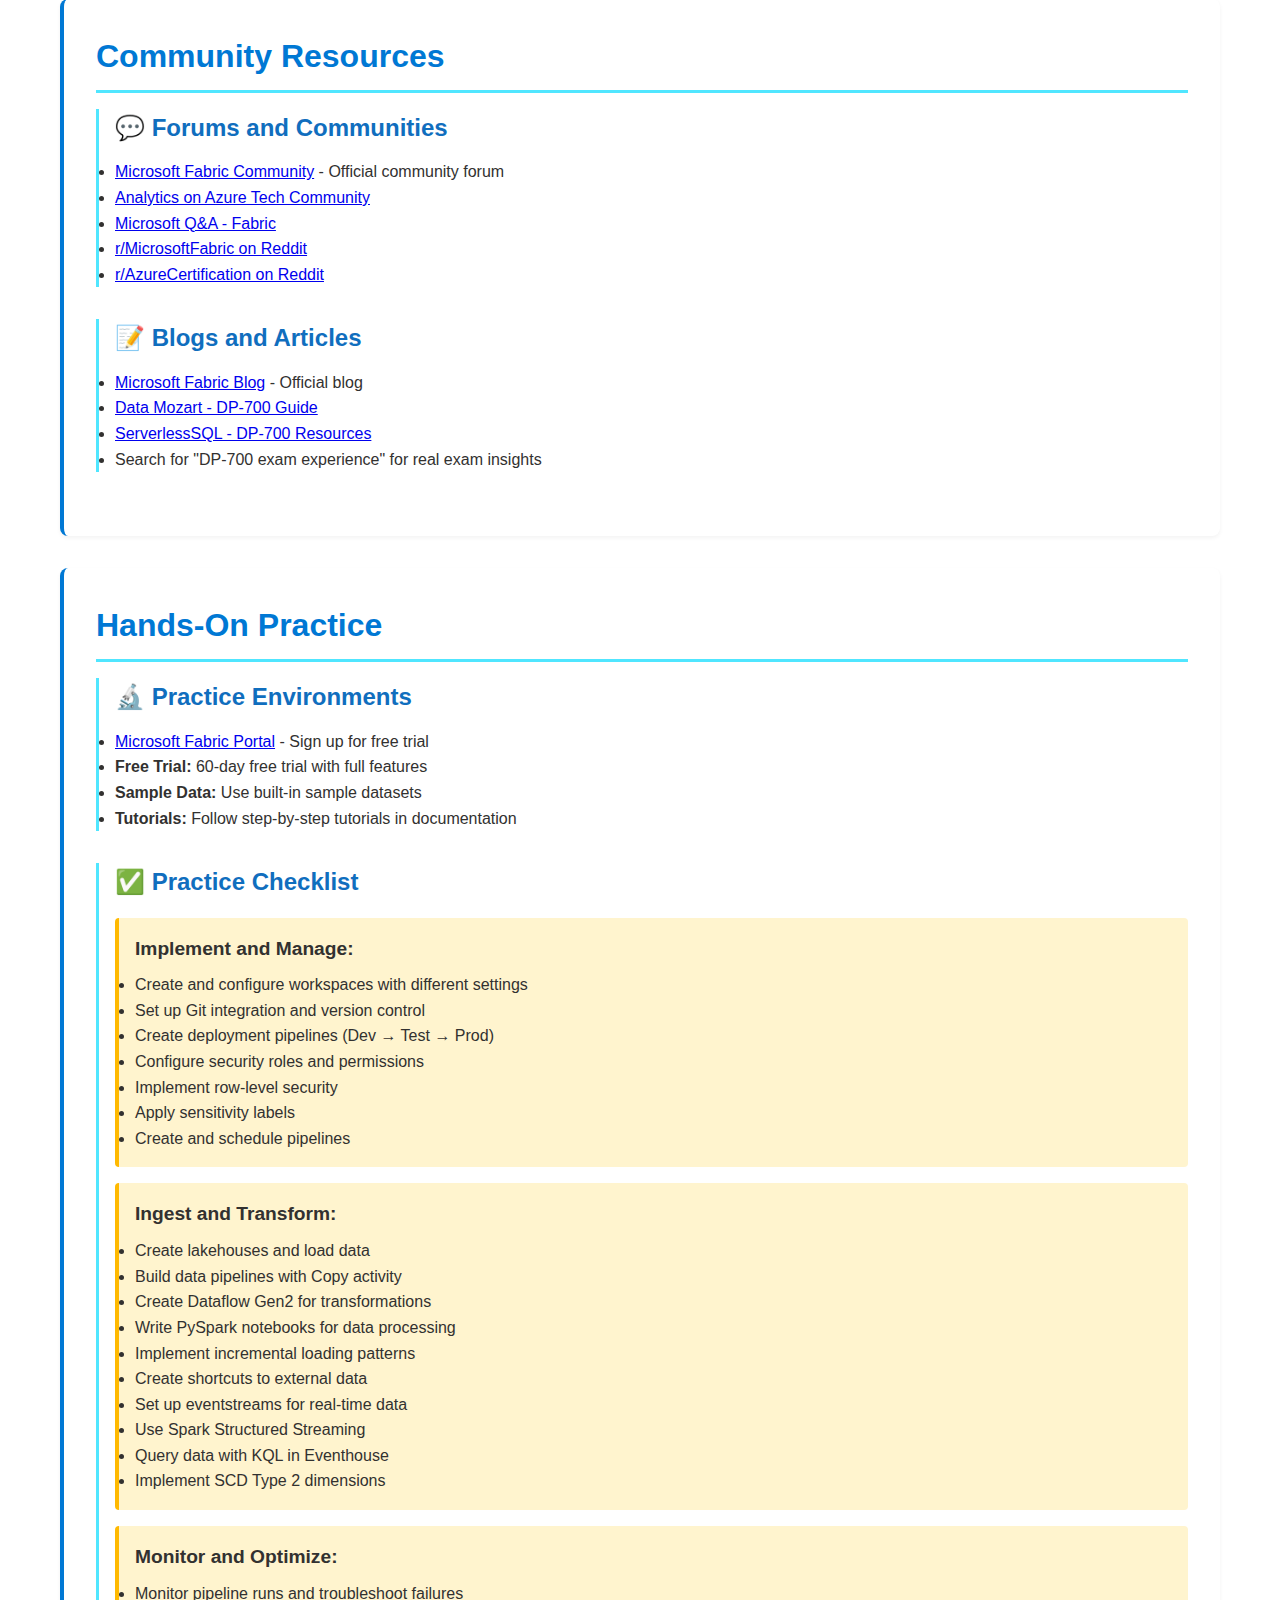
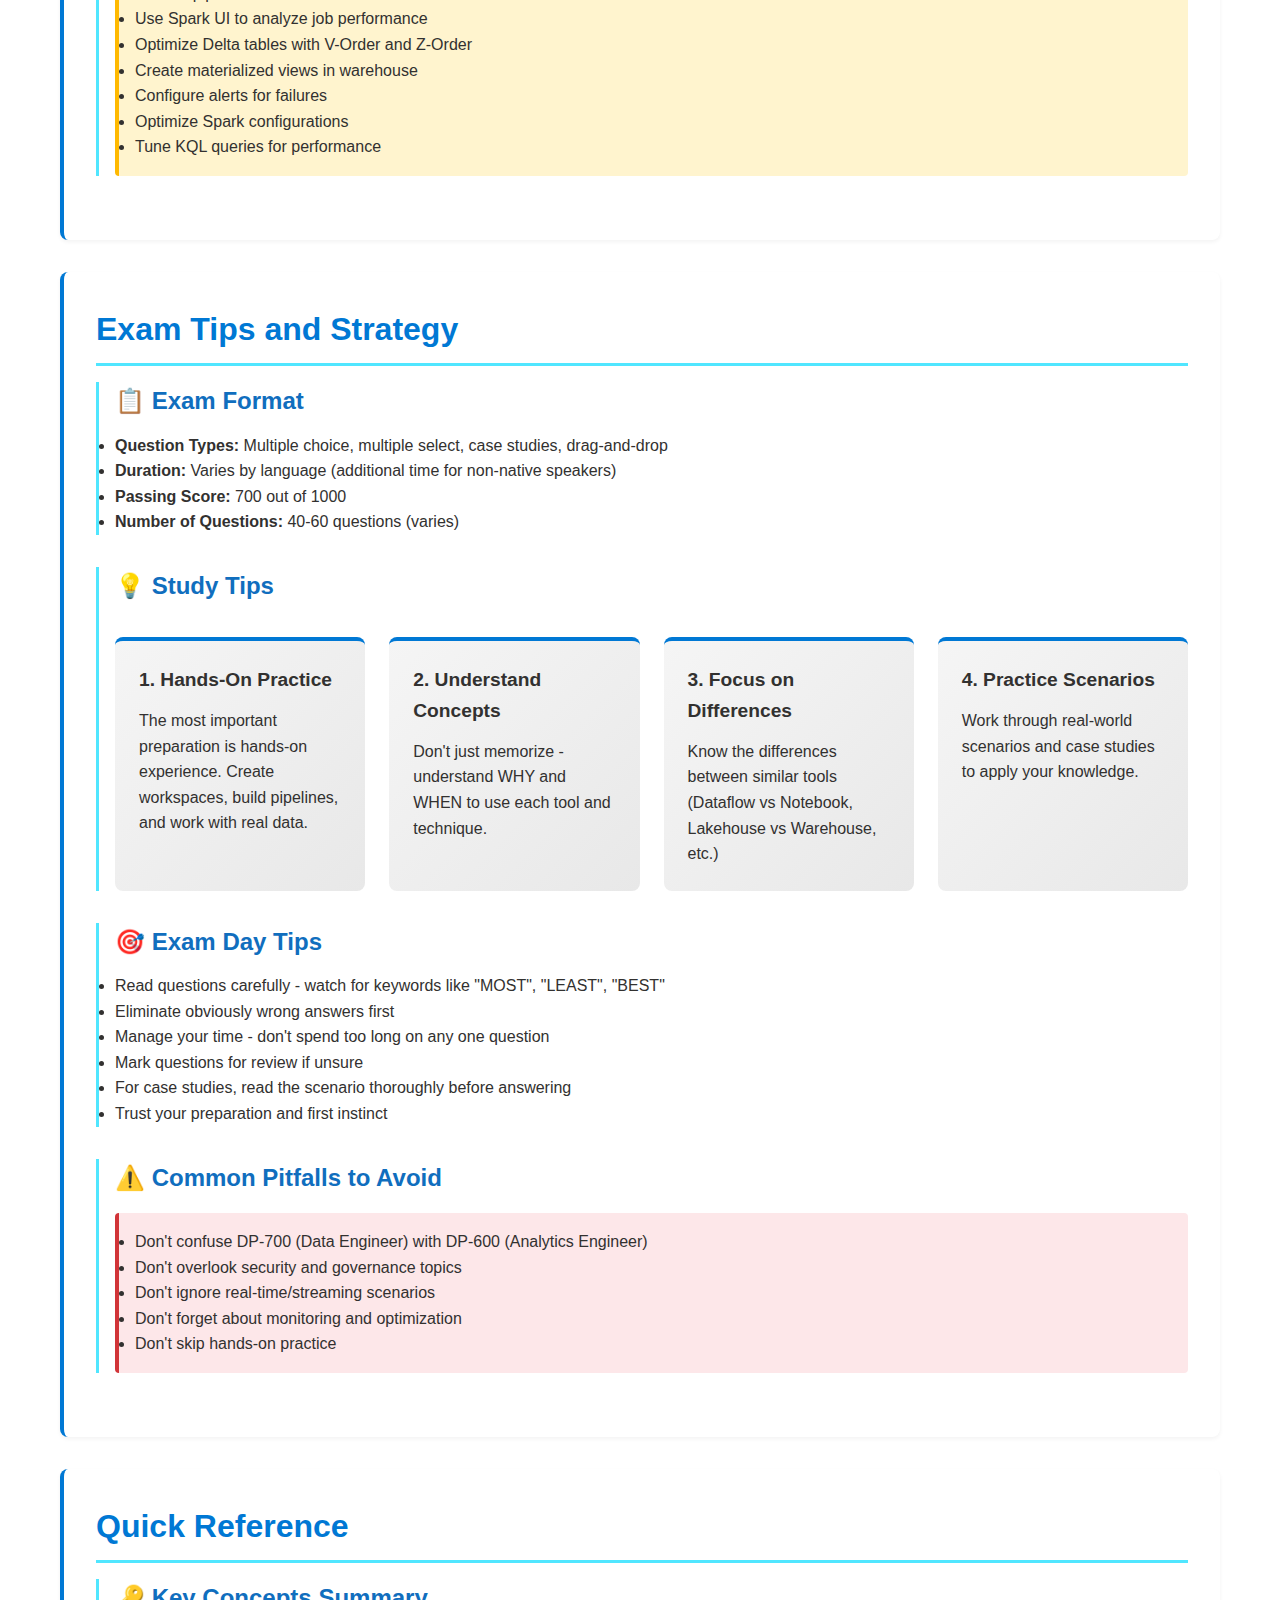
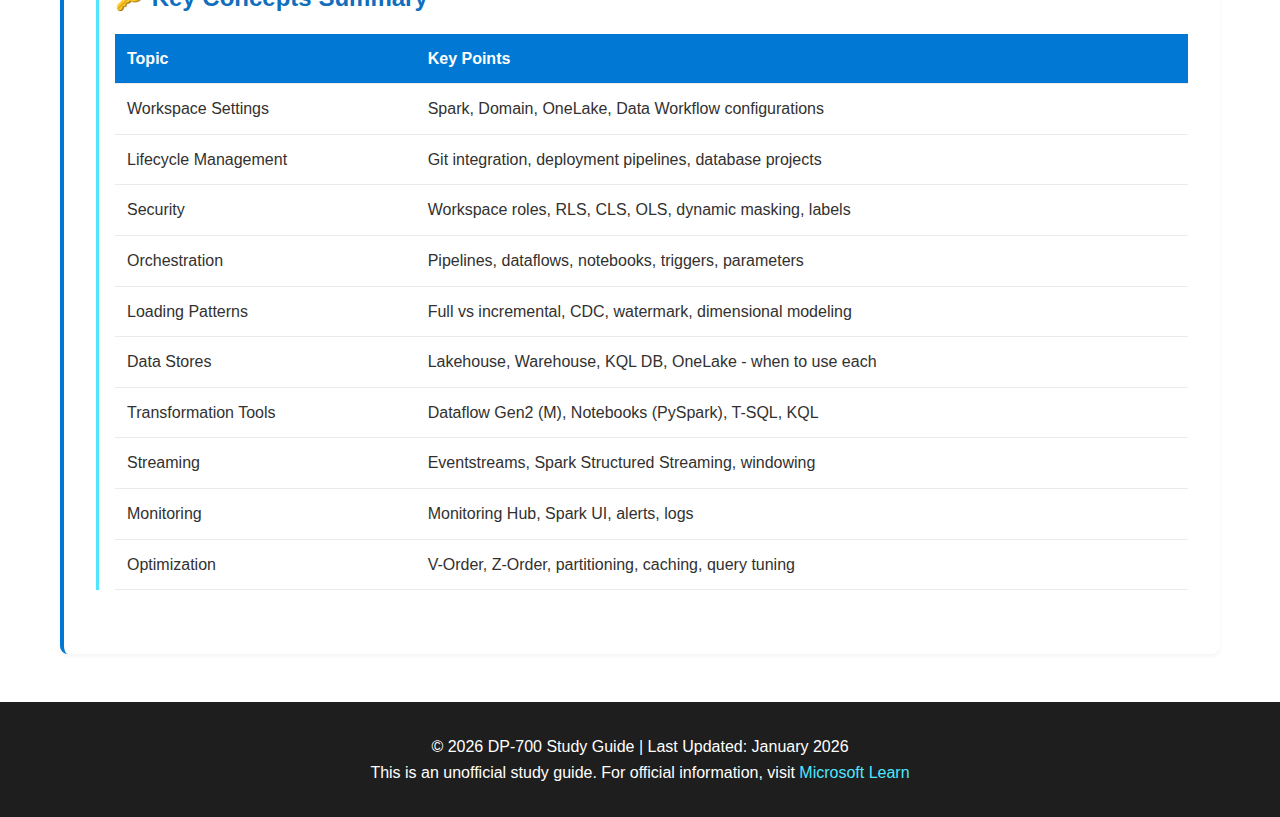
<file: resources.html>
<!DOCTYPE html>
<html lang="en">
<head>
    <meta charset="UTF-8">
    <meta name="viewport" content="width=device-width, initial-scale=1.0">
    <title>Study Resources - DP-700 Study Guide</title>
    <link rel="stylesheet" href="styles.css">
</head>
<body>
    <header>
        <div class="container">
            <h1>Study Resources</h1>
            <p class="subtitle">Official Documentation, Training, and Community Resources</p>
        </div>
    </header>

    <nav class="main-nav">
        <div class="container">
            <ul>
                <li><a href="index.html">Home</a></li>
                <li><a href="implement-manage.html">Implement & Manage</a></li>
                <li><a href="ingest-transform.html">Ingest & Transform</a></li>
                <li><a href="monitor-optimize.html">Monitor & Optimize</a></li>
                <li><a href="resources.html" class="active">Resources</a></li>
                <li><a href="quick-reference.html">Quick Reference</a></li>
            </ul>
        </div>
    </nav>

    <main class="container">
        <section class="content-section">
            <h2>Official Microsoft Resources</h2>
            
            <div class="subsection">
                <h3>📚 Official Study Guide and Certification</h3>
                <ul>
                    <li><a href="https://learn.microsoft.com/en-us/credentials/certifications/resources/study-guides/dp-700" target="_blank">Official DP-700 Study Guide</a> - Microsoft's official exam study guide</li>
                    <li><a href="https://learn.microsoft.com/en-us/credentials/certifications/fabric-data-engineer-associate/" target="_blank">Fabric Data Engineer Associate Certification</a> - Certification overview</li>
                    <li><a href="https://learn.microsoft.com/en-us/credentials/certifications/exams/dp-700/" target="_blank">Exam DP-700 Details</a> - Exam registration and information</li>
                    <li><a href="https://learn.microsoft.com/en-us/credentials/certifications/practice-assessments-for-microsoft-certifications" target="_blank">Practice Assessments</a> - Free practice questions</li>
                </ul>
            </div>

            <div class="subsection">
                <h3>📖 Microsoft Learn Training Paths</h3>
                <ul>
                    <li><a href="https://learn.microsoft.com/en-us/training/paths/get-started-fabric/" target="_blank">Get Started with Microsoft Fabric</a></li>
                    <li><a href="https://learn.microsoft.com/en-us/training/paths/work-with-data-warehouses-using-microsoft-fabric/" target="_blank">Work with Data Warehouses in Fabric</a></li>
                    <li><a href="https://learn.microsoft.com/en-us/training/paths/work-with-lakehouses-using-microsoft-fabric/" target="_blank">Work with Lakehouses in Fabric</a></li>
                    <li><a href="https://learn.microsoft.com/en-us/training/paths/use-data-factory-pipelines-fabric/" target="_blank">Use Data Factory Pipelines in Fabric</a></li>
                    <li><a href="https://learn.microsoft.com/en-us/training/paths/work-with-real-time-intelligence-microsoft-fabric/" target="_blank">Work with Real-Time Intelligence in Fabric</a></li>
                    <li><a href="https://learn.microsoft.com/en-us/training/paths/implement-medallion-architecture-microsoft-fabric/" target="_blank">Implement Medallion Architecture in Fabric</a></li>
                </ul>
            </div>

            <div class="subsection">
                <h3>📘 Microsoft Fabric Documentation</h3>
                <ul>
                    <li><a href="https://learn.microsoft.com/en-us/fabric/" target="_blank">Microsoft Fabric Documentation</a> - Complete documentation</li>
                    <li><a href="https://learn.microsoft.com/en-us/fabric/data-engineering/" target="_blank">Data Engineering in Fabric</a></li>
                    <li><a href="https://learn.microsoft.com/en-us/fabric/data-warehouse/" target="_blank">Data Warehousing in Fabric</a></li>
                    <li><a href="https://learn.microsoft.com/en-us/fabric/real-time-intelligence/" target="_blank">Real-Time Intelligence</a></li>
                    <li><a href="https://learn.microsoft.com/en-us/fabric/onelake/" target="_blank">OneLake Documentation</a></li>
                    <li><a href="https://learn.microsoft.com/en-us/fabric/cicd/" target="_blank">CI/CD and Deployment Pipelines</a></li>
                </ul>
            </div>
        </section>

        <section class="content-section">
            <h2>Video Resources</h2>
            
            <div class="subsection">
                <h3>🎥 Official Microsoft Videos</h3>
                <ul>
                    <li><a href="https://learn.microsoft.com/en-us/shows/exam-readiness-zone/" target="_blank">Exam Readiness Zone</a> - Exam preparation series</li>
                    <li><a href="https://learn.microsoft.com/en-us/shows/data-exposed/" target="_blank">Data Exposed</a> - Data platform video series</li>
                    <li><a href="https://www.youtube.com/@MicrosoftFabric" target="_blank">Microsoft Fabric YouTube Channel</a></li>
                    <li><a href="https://developer.microsoft.com/en-us/reactor/series/s-1458/" target="_blank">Get Certified: DP-700 Series</a> - Official exam prep series</li>
                </ul>
            </div>

            <div class="subsection">
                <h3>📺 Community Video Content</h3>
                <ul>
                    <li>Search YouTube for "DP-700 exam preparation"</li>
                    <li>Search YouTube for "Microsoft Fabric data engineering"</li>
                    <li>Look for hands-on tutorials and walkthroughs</li>
                    <li>Watch real-world implementation examples</li>
                </ul>
            </div>
        </section>

        <section class="content-section">
            <h2>Community Resources</h2>
            
            <div class="subsection">
                <h3>💬 Forums and Communities</h3>
                <ul>
                    <li><a href="https://community.fabric.microsoft.com/" target="_blank">Microsoft Fabric Community</a> - Official community forum</li>
                    <li><a href="https://techcommunity.microsoft.com/t5/analytics-on-azure/ct-p/AnalyticsonAzure" target="_blank">Analytics on Azure Tech Community</a></li>
                    <li><a href="https://learn.microsoft.com/en-us/answers/tags/451/fabric" target="_blank">Microsoft Q&A - Fabric</a></li>
                    <li><a href="https://www.reddit.com/r/MicrosoftFabric/" target="_blank">r/MicrosoftFabric on Reddit</a></li>
                    <li><a href="https://www.reddit.com/r/AzureCertification/" target="_blank">r/AzureCertification on Reddit</a></li>
                </ul>
            </div>

            <div class="subsection">
                <h3>📝 Blogs and Articles</h3>
                <ul>
                    <li><a href="https://blog.fabric.microsoft.com/" target="_blank">Microsoft Fabric Blog</a> - Official blog</li>
                    <li><a href="https://data-mozart.com/dp-700-certification/" target="_blank">Data Mozart - DP-700 Guide</a></li>
                    <li><a href="https://www.serverlesssql.com/dp-700-microsoft-fabric-data-engineering-associate-skills-measured-resources/" target="_blank">ServerlessSQL - DP-700 Resources</a></li>
                    <li>Search for "DP-700 exam experience" for real exam insights</li>
                </ul>
            </div>
        </section>

        <section class="content-section">
            <h2>Hands-On Practice</h2>
            
            <div class="subsection">
                <h3>🔬 Practice Environments</h3>
                <ul>
                    <li><a href="https://app.fabric.microsoft.com/" target="_blank">Microsoft Fabric Portal</a> - Sign up for free trial</li>
                    <li><strong>Free Trial:</strong> 60-day free trial with full features</li>
                    <li><strong>Sample Data:</strong> Use built-in sample datasets</li>
                    <li><strong>Tutorials:</strong> Follow step-by-step tutorials in documentation</li>
                </ul>
            </div>

            <div class="subsection">
                <h3>✅ Practice Checklist</h3>
                <div class="key-points">
                    <h4>Implement and Manage:</h4>
                    <ul>
                        <li>Create and configure workspaces with different settings</li>
                        <li>Set up Git integration and version control</li>
                        <li>Create deployment pipelines (Dev → Test → Prod)</li>
                        <li>Configure security roles and permissions</li>
                        <li>Implement row-level security</li>
                        <li>Apply sensitivity labels</li>
                        <li>Create and schedule pipelines</li>
                    </ul>
                </div>

                <div class="key-points">
                    <h4>Ingest and Transform:</h4>
                    <ul>
                        <li>Create lakehouses and load data</li>
                        <li>Build data pipelines with Copy activity</li>
                        <li>Create Dataflow Gen2 for transformations</li>
                        <li>Write PySpark notebooks for data processing</li>
                        <li>Implement incremental loading patterns</li>
                        <li>Create shortcuts to external data</li>
                        <li>Set up eventstreams for real-time data</li>
                        <li>Use Spark Structured Streaming</li>
                        <li>Query data with KQL in Eventhouse</li>
                        <li>Implement SCD Type 2 dimensions</li>
                    </ul>
                </div>

                <div class="key-points">
                    <h4>Monitor and Optimize:</h4>
                    <ul>
                        <li>Monitor pipeline runs and troubleshoot failures</li>
                        <li>Use Spark UI to analyze job performance</li>
                        <li>Optimize Delta tables with V-Order and Z-Order</li>
                        <li>Create materialized views in warehouse</li>
                        <li>Configure alerts for failures</li>
                        <li>Optimize Spark configurations</li>
                        <li>Tune KQL queries for performance</li>
                    </ul>
                </div>
            </div>
        </section>

        <section class="content-section">
            <h2>Exam Tips and Strategy</h2>
            
            <div class="subsection">
                <h3>📋 Exam Format</h3>
                <ul>
                    <li><strong>Question Types:</strong> Multiple choice, multiple select, case studies, drag-and-drop</li>
                    <li><strong>Duration:</strong> Varies by language (additional time for non-native speakers)</li>
                    <li><strong>Passing Score:</strong> 700 out of 1000</li>
                    <li><strong>Number of Questions:</strong> 40-60 questions (varies)</li>
                </ul>
            </div>

            <div class="subsection">
                <h3>💡 Study Tips</h3>
                <div class="tips-grid">
                    <div class="tip-card">
                        <h4>1. Hands-On Practice</h4>
                        <p>The most important preparation is hands-on experience. Create workspaces, build pipelines, and work with real data.</p>
                    </div>
                    <div class="tip-card">
                        <h4>2. Understand Concepts</h4>
                        <p>Don't just memorize - understand WHY and WHEN to use each tool and technique.</p>
                    </div>
                    <div class="tip-card">
                        <h4>3. Focus on Differences</h4>
                        <p>Know the differences between similar tools (Dataflow vs Notebook, Lakehouse vs Warehouse, etc.)</p>
                    </div>
                    <div class="tip-card">
                        <h4>4. Practice Scenarios</h4>
                        <p>Work through real-world scenarios and case studies to apply your knowledge.</p>
                    </div>
                </div>
            </div>

            <div class="subsection">
                <h3>🎯 Exam Day Tips</h3>
                <ul>
                    <li>Read questions carefully - watch for keywords like "MOST", "LEAST", "BEST"</li>
                    <li>Eliminate obviously wrong answers first</li>
                    <li>Manage your time - don't spend too long on any one question</li>
                    <li>Mark questions for review if unsure</li>
                    <li>For case studies, read the scenario thoroughly before answering</li>
                    <li>Trust your preparation and first instinct</li>
                </ul>
            </div>

            <div class="subsection">
                <h3>⚠️ Common Pitfalls to Avoid</h3>
                <div class="important">
                    <ul>
                        <li>Don't confuse DP-700 (Data Engineer) with DP-600 (Analytics Engineer)</li>
                        <li>Don't overlook security and governance topics</li>
                        <li>Don't ignore real-time/streaming scenarios</li>
                        <li>Don't forget about monitoring and optimization</li>
                        <li>Don't skip hands-on practice</li>
                    </ul>
                </div>
            </div>
        </section>

        <section class="content-section">
            <h2>Quick Reference</h2>
            
            <div class="subsection">
                <h3>🔑 Key Concepts Summary</h3>
                
                <table>
                    <tr>
                        <th>Topic</th>
                        <th>Key Points</th>
                    </tr>
                    <tr>
                        <td>Workspace Settings</td>
                        <td>Spark, Domain, OneLake, Data Workflow configurations</td>
                    </tr>
                    <tr>
                        <td>Lifecycle Management</td>
                        <td>Git integration, deployment pipelines, database projects</td>
                    </tr>
                    <tr>
                        <td>Security</td>
                        <td>Workspace roles, RLS, CLS, OLS, dynamic masking, labels</td>
                    </tr>
                    <tr>
                        <td>Orchestration</td>
                        <td>Pipelines, dataflows, notebooks, triggers, parameters</td>
                    </tr>
                    <tr>
                        <td>Loading Patterns</td>
                        <td>Full vs incremental, CDC, watermark, dimensional modeling</td>
                    </tr>
                    <tr>
                        <td>Data Stores</td>
                        <td>Lakehouse, Warehouse, KQL DB, OneLake - when to use each</td>
                    </tr>
                    <tr>
                        <td>Transformation Tools</td>
                        <td>Dataflow Gen2 (M), Notebooks (PySpark), T-SQL, KQL</td>
                    </tr>
                    <tr>
                        <td>Streaming</td>
                        <td>Eventstreams, Spark Structured Streaming, windowing</td>
                    </tr>
                    <tr>
                        <td>Monitoring</td>
                        <td>Monitoring Hub, Spark UI, alerts, logs</td>
                    </tr>
                    <tr>
                        <td>Optimization</td>
                        <td>V-Order, Z-Order, partitioning, caching, query tuning</td>
                    </tr>
                </table>
            </div>
        </section>
    </main>

    <footer>
        <div class="container">
            <p>&copy; 2026 DP-700 Study Guide | Last Updated: January 2026</p>
            <p>This is an unofficial study guide. For official information, visit <a href="https://learn.microsoft.com/en-us/credentials/certifications/resources/study-guides/dp-700" target="_blank">Microsoft Learn</a></p>
        </div>
    </footer>
</body>
</html>
</file>
<file: styles.css>
/* Reset and Base Styles */
* {
    margin: 0;
    padding: 0;
    box-sizing: border-box;
}

:root {
    --primary-color: #0078d4;
    --secondary-color: #106ebe;
    --accent-color: #50e6ff;
    --dark-bg: #1e1e1e;
    --light-bg: #f5f5f5;
    --text-dark: #323130;
    --text-light: #605e5c;
    --border-color: #edebe9;
    --success-color: #107c10;
    --warning-color: #ffb900;
    --error-color: #d13438;
}

body {
    font-family: 'Segoe UI', Tahoma, Geneva, Verdana, sans-serif;
    line-height: 1.6;
    color: var(--text-dark);
    background-color: #fff;
}

.container {
    max-width: 1200px;
    margin: 0 auto;
    padding: 0 20px;
}

/* Header */
header {
    background: linear-gradient(135deg, var(--primary-color), var(--secondary-color));
    color: white;
    padding: 2rem 0;
    text-align: center;
}

header h1 {
    font-size: 2.5rem;
    margin-bottom: 0.5rem;
}

.subtitle {
    font-size: 1.2rem;
    opacity: 0.9;
}

/* Navigation */
.main-nav {
    background-color: var(--dark-bg);
    position: sticky;
    top: 0;
    z-index: 100;
    box-shadow: 0 2px 4px rgba(0,0,0,0.1);
}

.main-nav ul {
    list-style: none;
    display: flex;
    justify-content: center;
    flex-wrap: wrap;
}

.main-nav li {
    margin: 0;
}

.main-nav a {
    display: block;
    color: white;
    text-decoration: none;
    padding: 1rem 1.5rem;
    transition: background-color 0.3s;
}

.main-nav a:hover,
.main-nav a.active {
    background-color: var(--primary-color);
}

/* Main Content */
main {
    padding: 2rem 20px;
}

section {
    margin-bottom: 3rem;
}

h2 {
    color: var(--primary-color);
    font-size: 2rem;
    margin-bottom: 1rem;
    border-bottom: 3px solid var(--accent-color);
    padding-bottom: 0.5rem;
}

h3 {
    color: var(--secondary-color);
    font-size: 1.5rem;
    margin-bottom: 0.75rem;
}

h4 {
    color: var(--text-dark);
    font-size: 1.2rem;
    margin-bottom: 0.5rem;
}

/* Hero Section */
.hero {
    text-align: center;
    padding: 2rem 0;
}

.hero h2 {
    border: none;
    font-size: 2.5rem;
}

.section-intro {
    font-size: 1.1rem;
    color: var(--text-light);
    margin-bottom: 2rem;
    text-align: center;
}

/* Cards */
.exam-info {
    display: grid;
    grid-template-columns: repeat(auto-fit, minmax(300px, 1fr));
    gap: 2rem;
    margin-top: 2rem;
}

.info-card {
    background: var(--light-bg);
    padding: 1.5rem;
    border-radius: 8px;
    border-left: 4px solid var(--primary-color);
}

.info-card h3 {
    margin-bottom: 1rem;
}

.info-card ul {
    list-style-position: inside;
}

.info-card li {
    margin-bottom: 0.5rem;
}

/* Skill Areas */
.skill-areas {
    display: grid;
    grid-template-columns: repeat(auto-fit, minmax(300px, 1fr));
    gap: 2rem;
    margin-top: 2rem;
}

.skill-card {
    background: white;
    border: 2px solid var(--border-color);
    border-radius: 8px;
    padding: 1.5rem;
    transition: transform 0.3s, box-shadow 0.3s;
}

.skill-card:hover {
    transform: translateY(-5px);
    box-shadow: 0 5px 15px rgba(0,0,0,0.1);
}

.skill-header {
    display: flex;
    justify-content: space-between;
    align-items: start;
    margin-bottom: 1rem;
}

.weight {
    background-color: var(--primary-color);
    color: white;
    padding: 0.25rem 0.75rem;
    border-radius: 20px;
    font-size: 0.9rem;
    font-weight: bold;
}

.skill-card ul {
    margin-bottom: 1.5rem;
    padding-left: 1.5rem;
}

.skill-card li {
    margin-bottom: 0.5rem;
}

/* Buttons */
.btn {
    display: inline-block;
    background-color: var(--primary-color);
    color: white;
    padding: 0.75rem 1.5rem;
    text-decoration: none;
    border-radius: 4px;
    transition: background-color 0.3s;
    font-weight: 600;
}

.btn:hover {
    background-color: var(--secondary-color);
}

/* Tips Grid */
.tips-grid {
    display: grid;
    grid-template-columns: repeat(auto-fit, minmax(250px, 1fr));
    gap: 1.5rem;
    margin-top: 2rem;
}

.tip-card {
    background: linear-gradient(135deg, #f5f5f5, #e8e8e8);
    padding: 1.5rem;
    border-radius: 8px;
    border-top: 4px solid var(--primary-color);
}

.tip-card h4 {
    margin-bottom: 0.75rem;
}

/* Quick Links */
.links-grid {
    display: grid;
    grid-template-columns: repeat(auto-fill, minmax(200px, 1fr));
    gap: 1rem;
    margin-top: 2rem;
}

.quick-link {
    background-color: var(--light-bg);
    padding: 1rem;
    text-align: center;
    text-decoration: none;
    color: var(--primary-color);
    border-radius: 4px;
    border: 2px solid var(--border-color);
    transition: all 0.3s;
    font-weight: 600;
}

.quick-link:hover {
    background-color: var(--primary-color);
    color: white;
    border-color: var(--primary-color);
}

/* Content Sections */
.content-section {
    background: white;
    padding: 2rem;
    margin-bottom: 2rem;
    border-radius: 8px;
    border-left: 4px solid var(--primary-color);
    box-shadow: 0 2px 4px rgba(0,0,0,0.05);
}

.subsection {
    margin-bottom: 2rem;
    padding-left: 1rem;
    border-left: 3px solid var(--accent-color);
}

.key-points {
    background-color: #fff4ce;
    padding: 1rem;
    border-radius: 4px;
    margin: 1rem 0;
    border-left: 4px solid var(--warning-color);
}

.important {
    background-color: #fde7e9;
    padding: 1rem;
    border-radius: 4px;
    margin: 1rem 0;
    border-left: 4px solid var(--error-color);
}

.note {
    background-color: #e1f5fe;
    padding: 1rem;
    border-radius: 4px;
    margin: 1rem 0;
    border-left: 4px solid var(--primary-color);
}

/* Code Blocks */
code {
    background-color: #f5f5f5;
    padding: 0.2rem 0.4rem;
    border-radius: 3px;
    font-family: 'Courier New', monospace;
    font-size: 0.9rem;
}

pre {
    background-color: #1e1e1e;
    color: #d4d4d4;
    padding: 1rem;
    border-radius: 4px;
    overflow-x: auto;
    margin: 1rem 0;
}

pre code {
    background-color: transparent;
    color: inherit;
    padding: 0;
}

/* Tables */
table {
    width: 100%;
    border-collapse: collapse;
    margin: 1rem 0;
}

th, td {
    padding: 0.75rem;
    text-align: left;
    border-bottom: 1px solid var(--border-color);
}

th {
    background-color: var(--primary-color);
    color: white;
    font-weight: 600;
}

tr:hover {
    background-color: var(--light-bg);
}

/* Footer */
footer {
    background-color: var(--dark-bg);
    color: white;
    text-align: center;
    padding: 2rem 0;
    margin-top: 3rem;
}

footer a {
    color: var(--accent-color);
    text-decoration: none;
}

footer a:hover {
    text-decoration: underline;
}

/* Creator Section - Galaxy Theme */
.creator-section {
    position: relative;
    overflow: hidden;
}

.creator-section::before {
    content: '';
    position: absolute;
    top: 0;
    left: 0;
    right: 0;
    bottom: 0;
    background:
        radial-gradient(circle at 20% 50%, rgba(80, 230, 255, 0.1) 0%, transparent 50%),
        radial-gradient(circle at 80% 50%, rgba(0, 120, 212, 0.1) 0%, transparent 50%);
    animation: galaxyPulse 4s ease-in-out infinite;
    pointer-events: none;
}

@keyframes galaxyPulse {
    0%, 100% {
        opacity: 0.5;
        transform: scale(1);
    }
    50% {
        opacity: 1;
        transform: scale(1.05);
    }
}

.creator-section a:hover {
    color: #ffffff !important;
    text-shadow: 0 0 10px rgba(80, 230, 255, 0.8), 0 0 20px rgba(80, 230, 255, 0.4);
    transform: scale(1.05);
    display: inline-block;
}

/* Mobile-Friendly Enhancements for iOS/Android */

/* Improve touch targets and readability */
* {
    -webkit-tap-highlight-color: rgba(0, 120, 212, 0.2);
    -webkit-touch-callout: none;
}

/* Smooth scrolling for mobile */
html {
    scroll-behavior: smooth;
    -webkit-text-size-adjust: 100%;
    -ms-text-size-adjust: 100%;
}

/* Better font rendering on mobile */
body {
    -webkit-font-smoothing: antialiased;
    -moz-osx-font-smoothing: grayscale;
    text-rendering: optimizeLegibility;
}

/* Responsive Design */
@media (max-width: 768px) {
    /* Increase base font size for better readability on mobile */
    body {
        font-size: 16px;
        line-height: 1.6;
    }

    /* Container padding for mobile */
    .container {
        padding: 0 1rem;
        max-width: 100%;
    }

    /* Header adjustments - More compact */
    header {
        padding: 1rem 0;
    }

    header h1 {
        font-size: 1.5rem;
        line-height: 1.2;
        margin-bottom: 0.25rem;
    }

    .subtitle {
        font-size: 0.85rem;
        margin: 0;
    }

    /* Navigation - Horizontal scroll on mobile (compact) */
    .main-nav {
        padding: 0;
        position: sticky;
        top: 0;
        background: linear-gradient(90deg, var(--dark-bg) 0%, var(--dark-bg) 90%, transparent 100%);
    }

    .main-nav::after {
        content: '→';
        position: absolute;
        right: 0;
        top: 50%;
        transform: translateY(-50%);
        color: rgba(255, 255, 255, 0.5);
        font-size: 1.5rem;
        padding: 0 0.5rem;
        pointer-events: none;
        background: linear-gradient(90deg, transparent 0%, var(--dark-bg) 30%);
        width: 40px;
        text-align: right;
    }

    .main-nav ul {
        flex-direction: row;
        gap: 0;
        overflow-x: auto;
        overflow-y: hidden;
        -webkit-overflow-scrolling: touch;
        scrollbar-width: none; /* Firefox */
        -ms-overflow-style: none; /* IE/Edge */
        flex-wrap: nowrap;
        padding: 0.5rem 0;
    }

    .main-nav ul::-webkit-scrollbar {
        display: none; /* Chrome/Safari */
    }

    .main-nav li {
        flex-shrink: 0;
        border-right: 1px solid rgba(255, 255, 255, 0.1);
    }

    .main-nav li:last-child {
        border-right: none;
    }

    .main-nav a {
        text-align: center;
        padding: 0.75rem 1rem;
        display: block;
        font-size: 0.9rem;
        white-space: nowrap;
        min-height: auto;
    }

    /* Typography adjustments */
    h2 {
        font-size: 1.5rem;
        line-height: 1.3;
        margin-top: 1.5rem;
    }

    h3 {
        font-size: 1.25rem;
        line-height: 1.3;
    }

    h4 {
        font-size: 1.1rem;
    }

    /* Grid layouts - single column on mobile */
    .skill-areas,
    .exam-info,
    .tips-grid {
        grid-template-columns: 1fr;
        gap: 1rem;
    }

    /* Cards - better spacing */
    .skill-card,
    .info-card,
    .tip-card {
        padding: 1.25rem;
        margin-bottom: 1rem;
    }

    /* Tables - horizontal scroll with better touch */
    table {
        display: block;
        overflow-x: auto;
        -webkit-overflow-scrolling: touch;
        white-space: nowrap;
        font-size: 0.9rem;
    }

    table th,
    table td {
        padding: 0.75rem 0.5rem;
        min-width: 100px;
    }

    /* Code blocks - horizontal scroll */
    pre {
        overflow-x: auto;
        -webkit-overflow-scrolling: touch;
        font-size: 0.85rem;
        padding: 1rem;
    }

    pre code {
        white-space: pre;
    }

    /* Buttons and links - larger touch targets */
    .cta-button,
    button,
    a.button {
        padding: 1rem 1.5rem;
        font-size: 1rem;
        min-height: 48px;
        display: inline-flex;
        align-items: center;
        justify-content: center;
    }

    /* Content sections - better spacing */
    .content-section {
        padding: 1.5rem 0;
        margin-bottom: 1.5rem;
    }

    .subsection {
        margin-bottom: 1.5rem;
    }

    /* Notes and important boxes */
    .note,
    .important,
    .key-points,
    .creator-section {
        padding: 1rem !important;
        margin: 1rem 0 !important;
        font-size: 0.95rem;
    }

    /* Lists - better spacing */
    ul, ol {
        padding-left: 1.25rem;
    }

    li {
        margin-bottom: 0.75rem;
        line-height: 1.5;
    }

    /* Footer adjustments */
    footer {
        padding: 1.5rem 0;
        font-size: 0.9rem;
    }

    /* Creator section - mobile optimized */
    .creator-section {
        padding: 1rem !important;
    }

    .creator-section p {
        font-size: 0.95rem !important;
    }

    .creator-section a {
        font-size: 1.1rem !important;
    }
}

/* Small mobile devices (iPhone SE, small Android phones) */
@media (max-width: 375px) {
    body {
        font-size: 15px;
    }

    header h1 {
        font-size: 1.5rem;
    }

    h2 {
        font-size: 1.3rem;
    }

    h3 {
        font-size: 1.15rem;
    }

    .container {
        padding: 0 0.75rem;
    }

    table {
        font-size: 0.85rem;
    }

    pre {
        font-size: 0.8rem;
    }
}

/* Tablet landscape and larger phones */
@media (min-width: 769px) and (max-width: 1024px) {
    .container {
        max-width: 90%;
    }

    .skill-areas,
    .exam-info {
        grid-template-columns: repeat(2, 1fr);
    }

    table {
        font-size: 0.95rem;
    }
}
</file>
